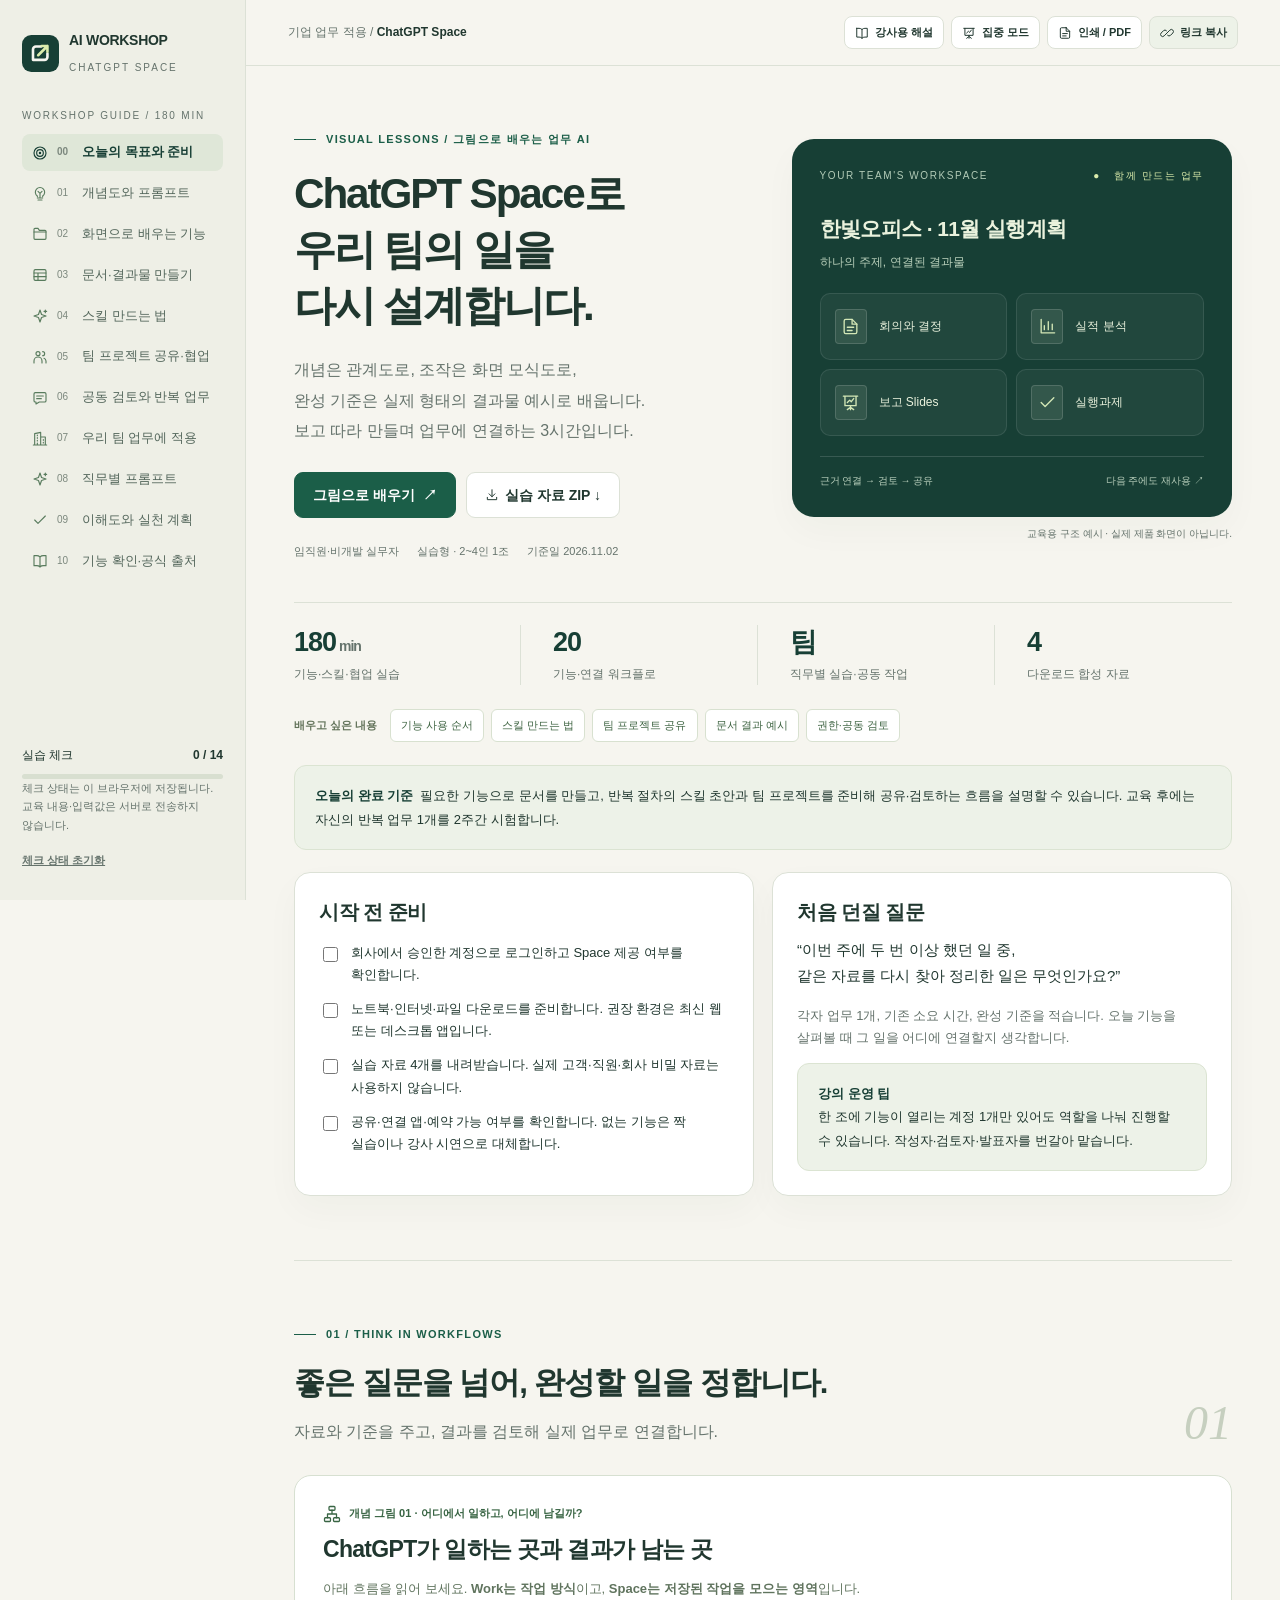
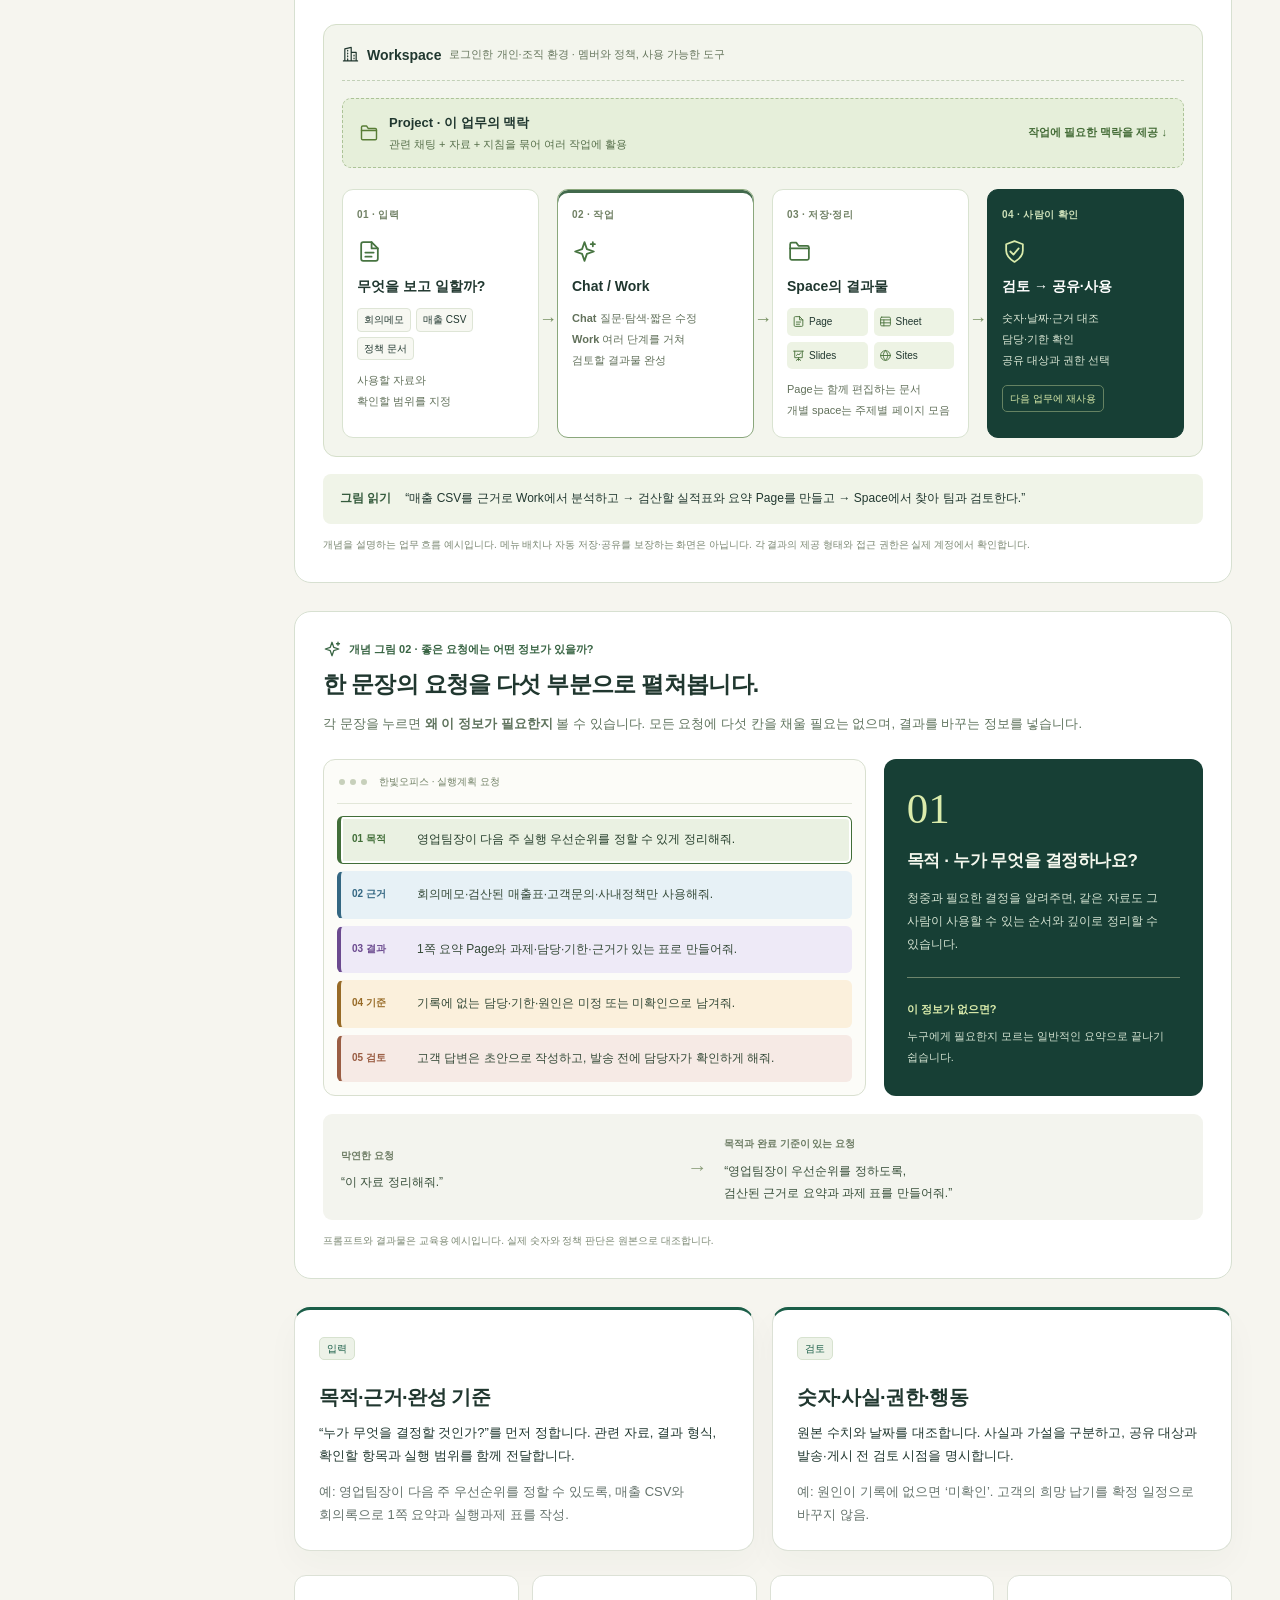
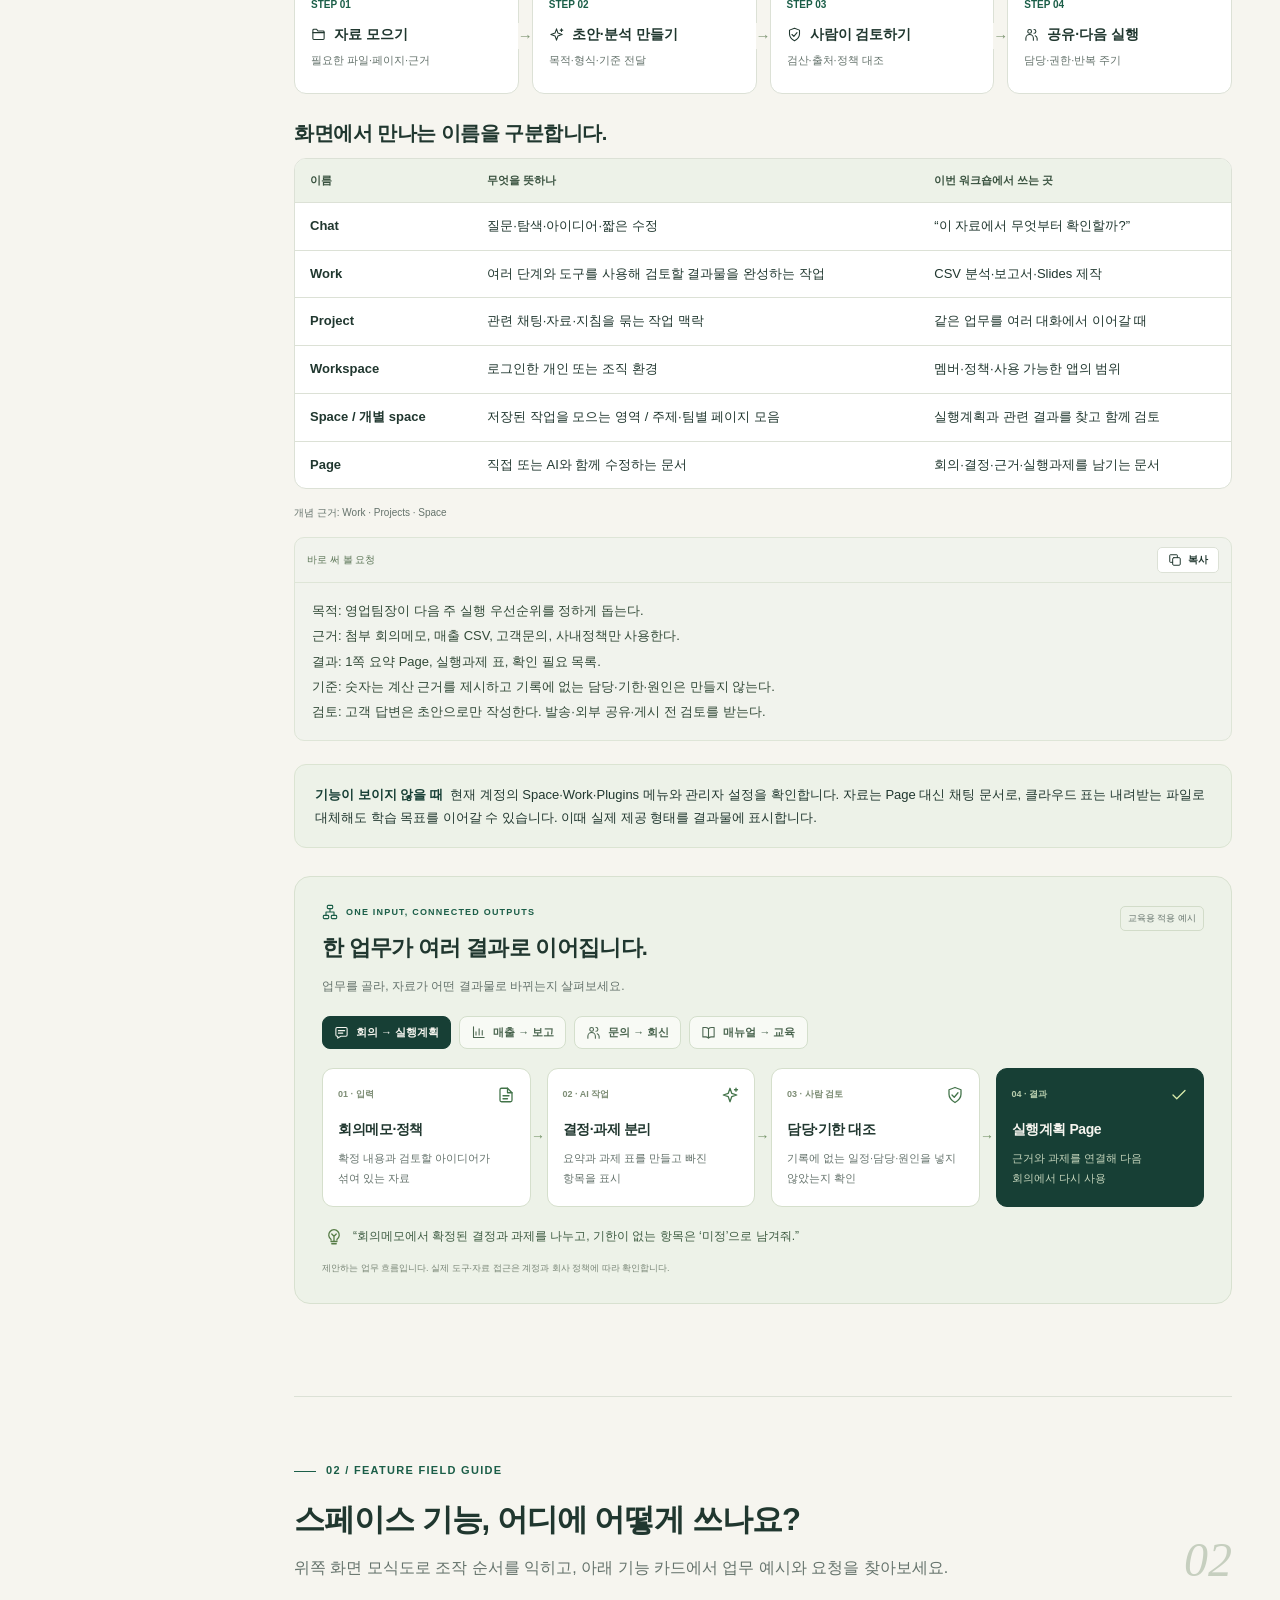
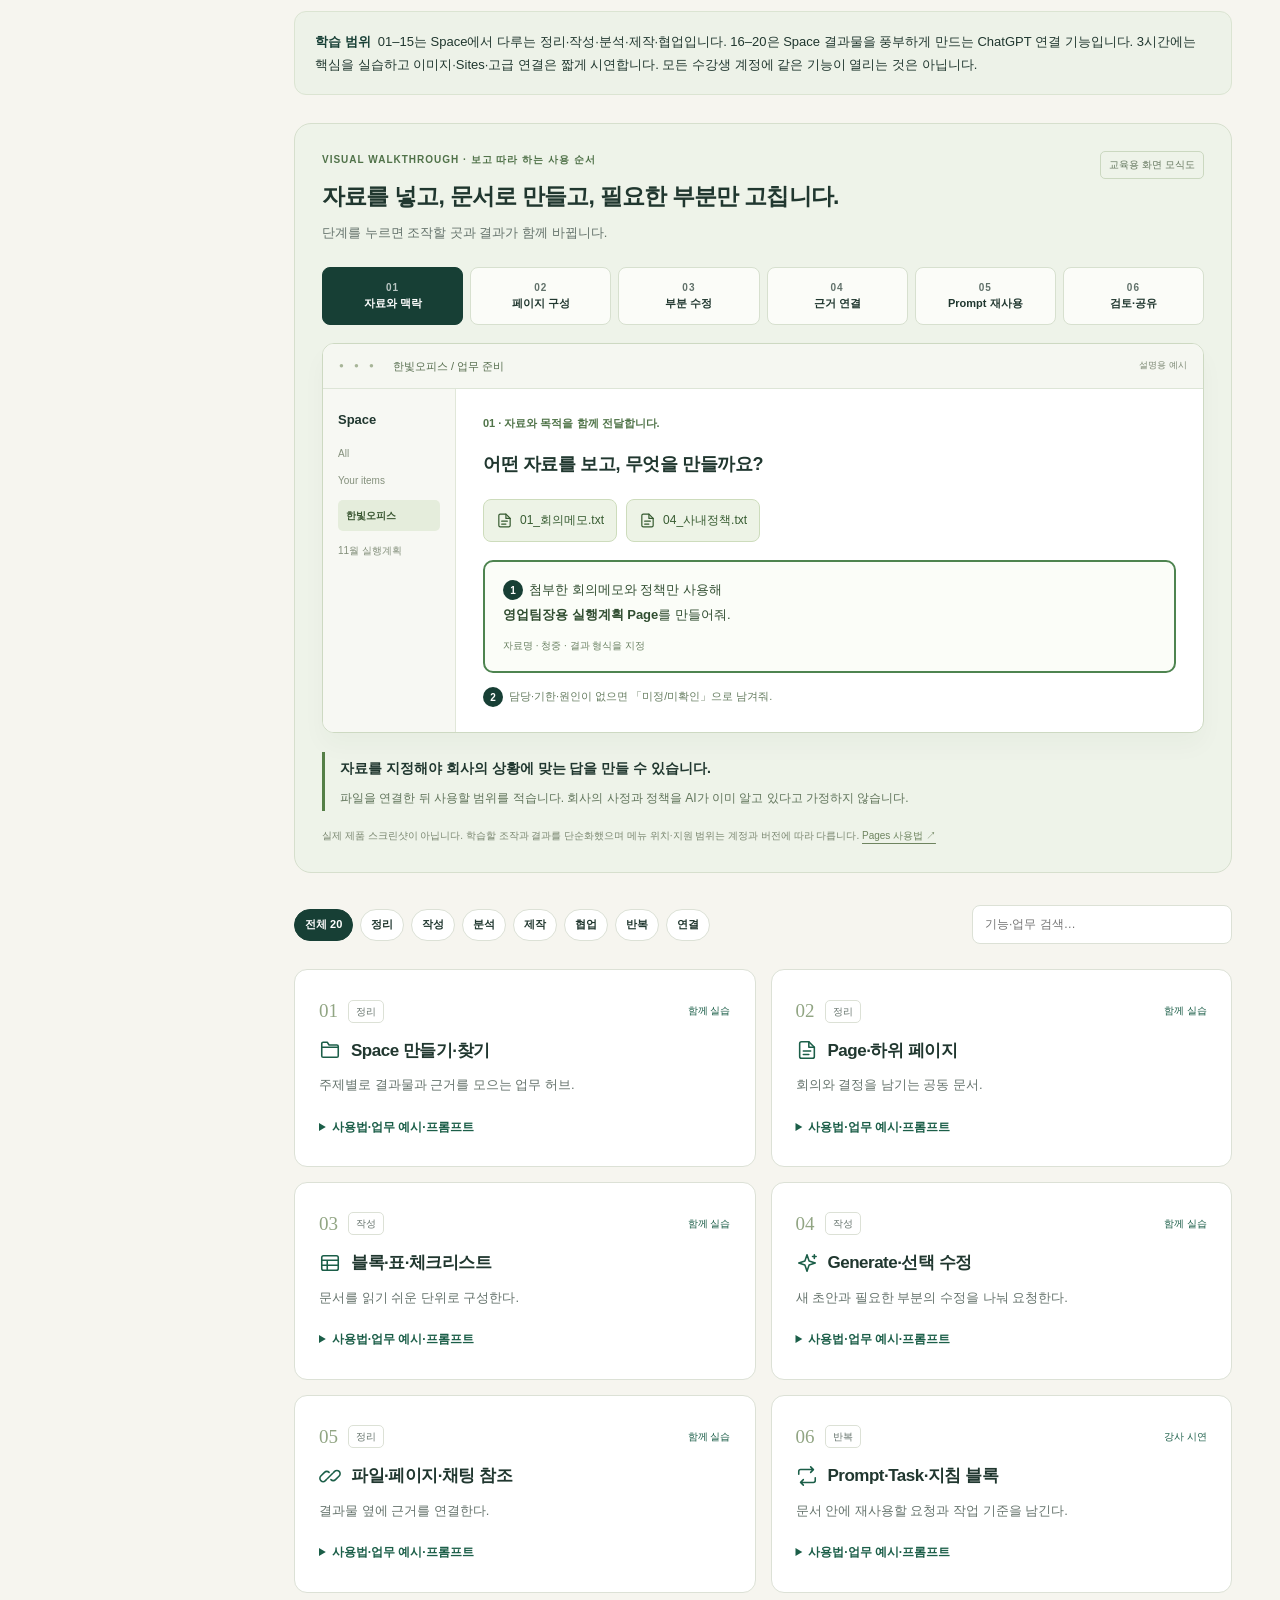
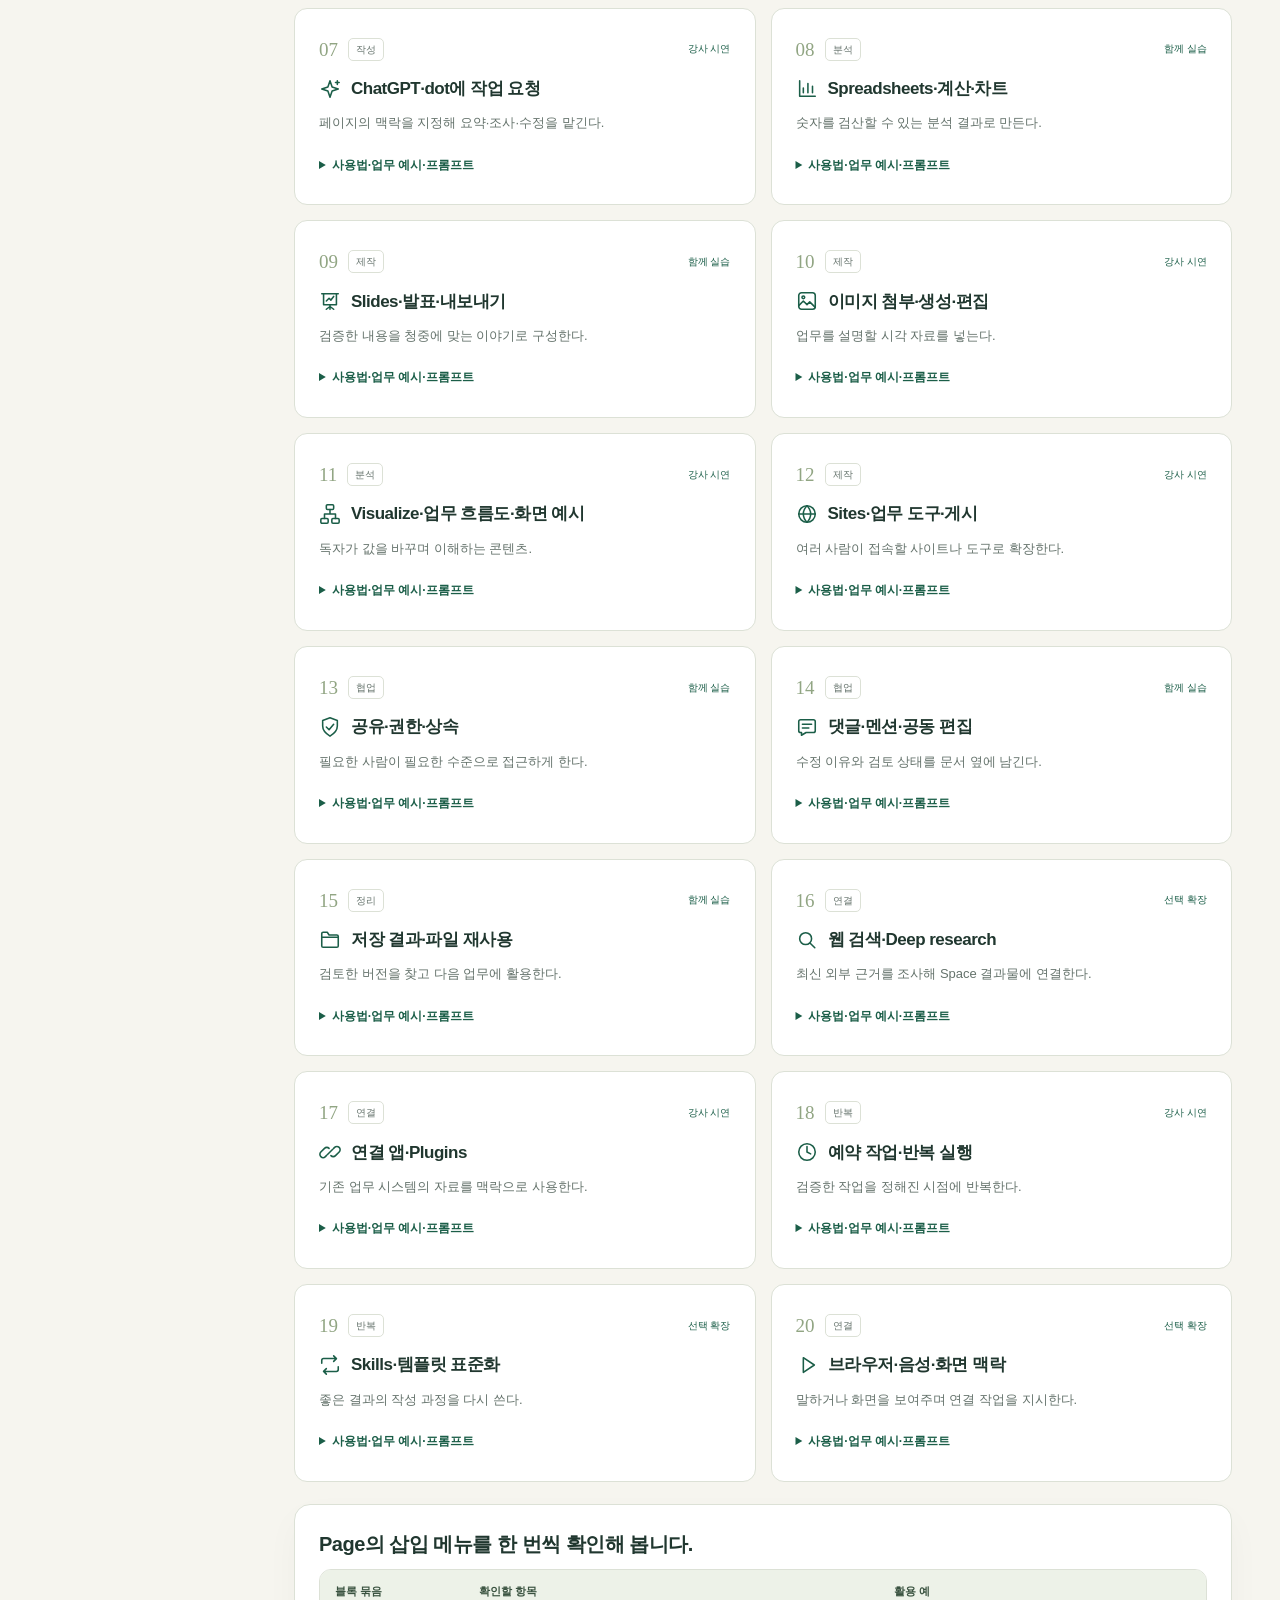
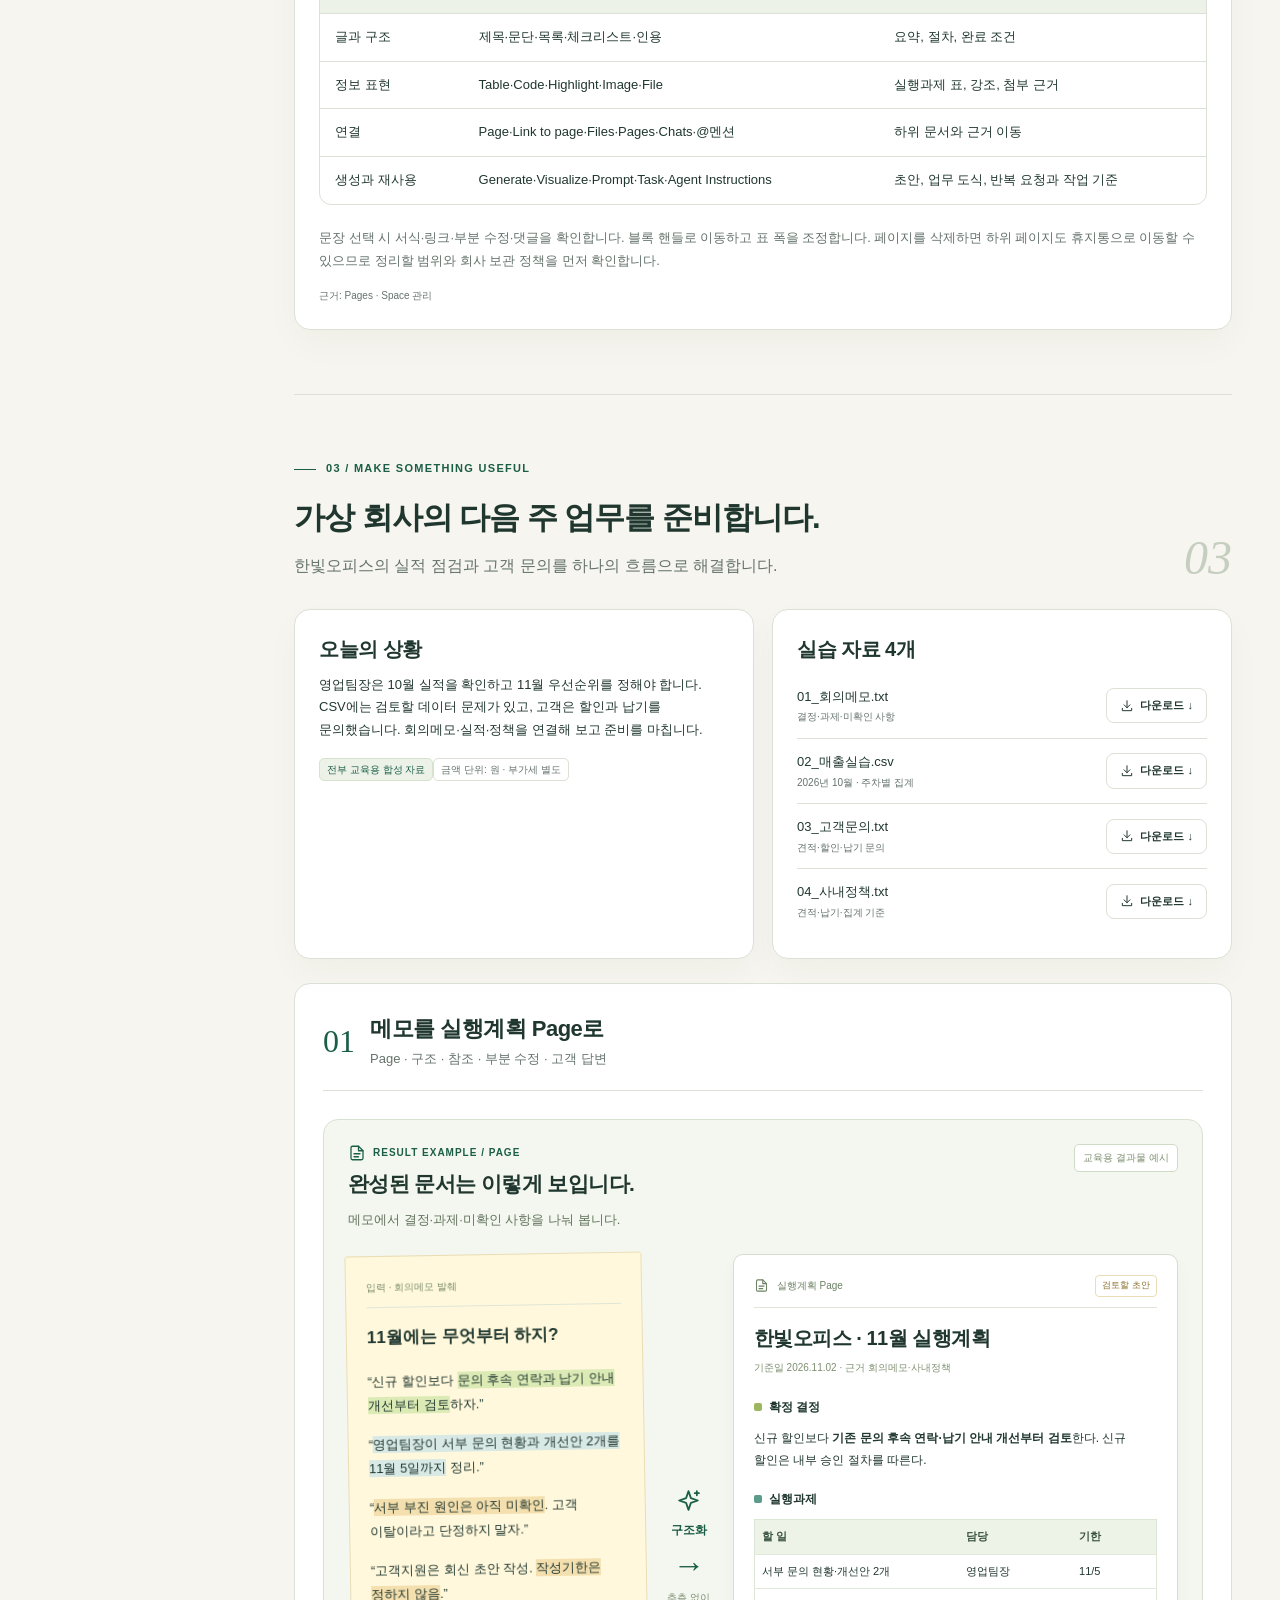
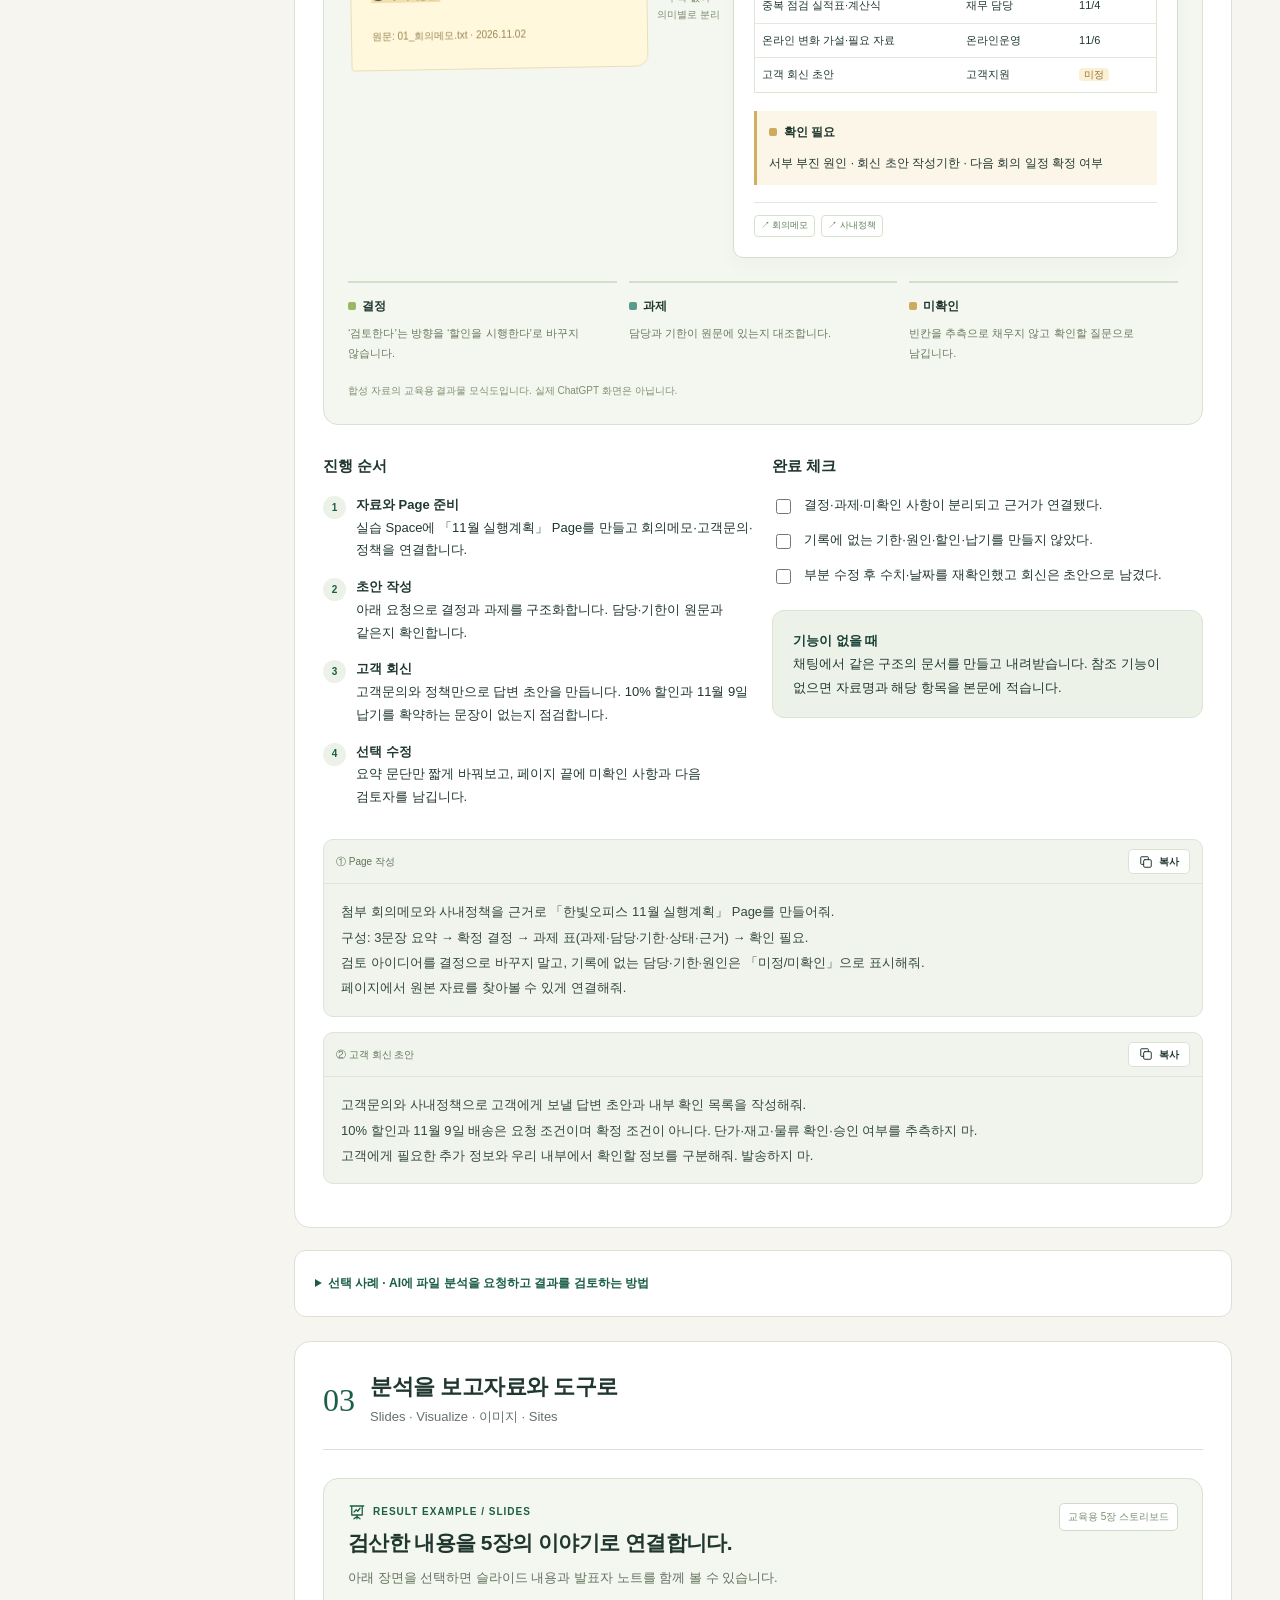
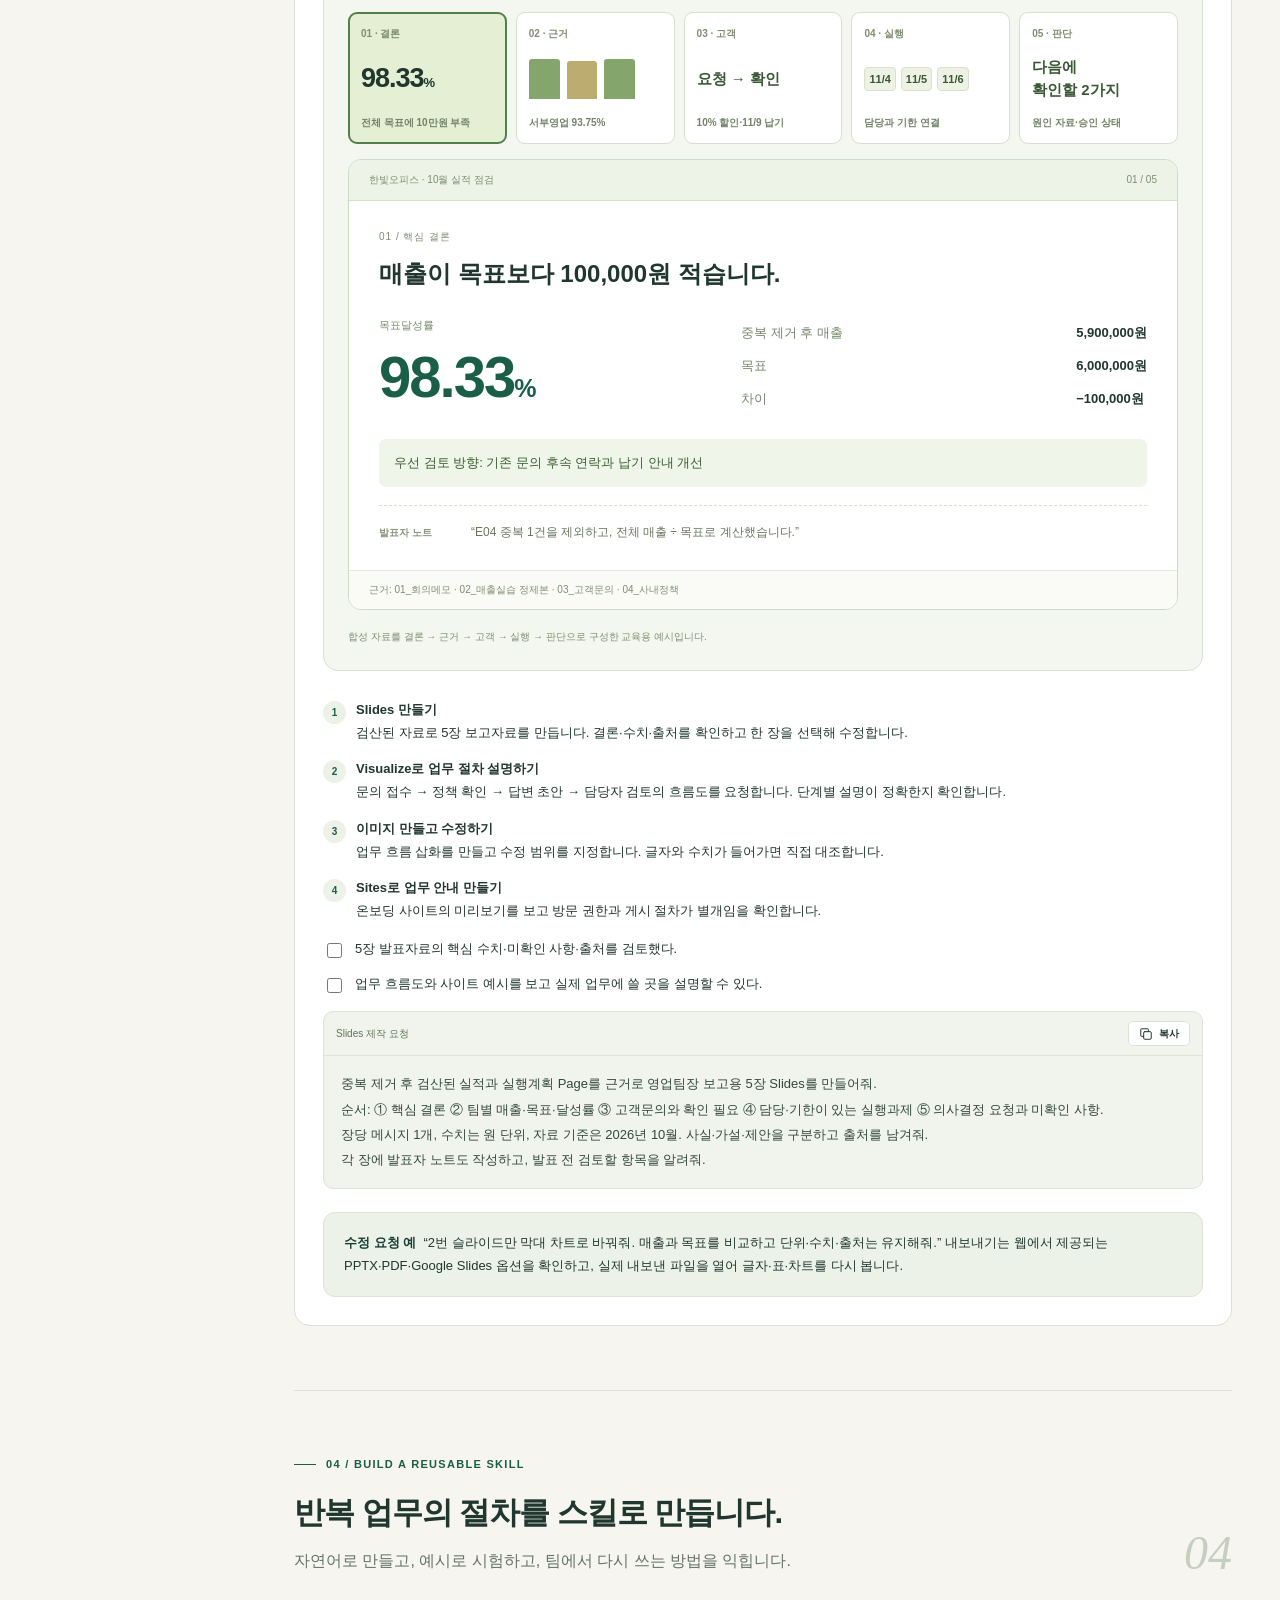
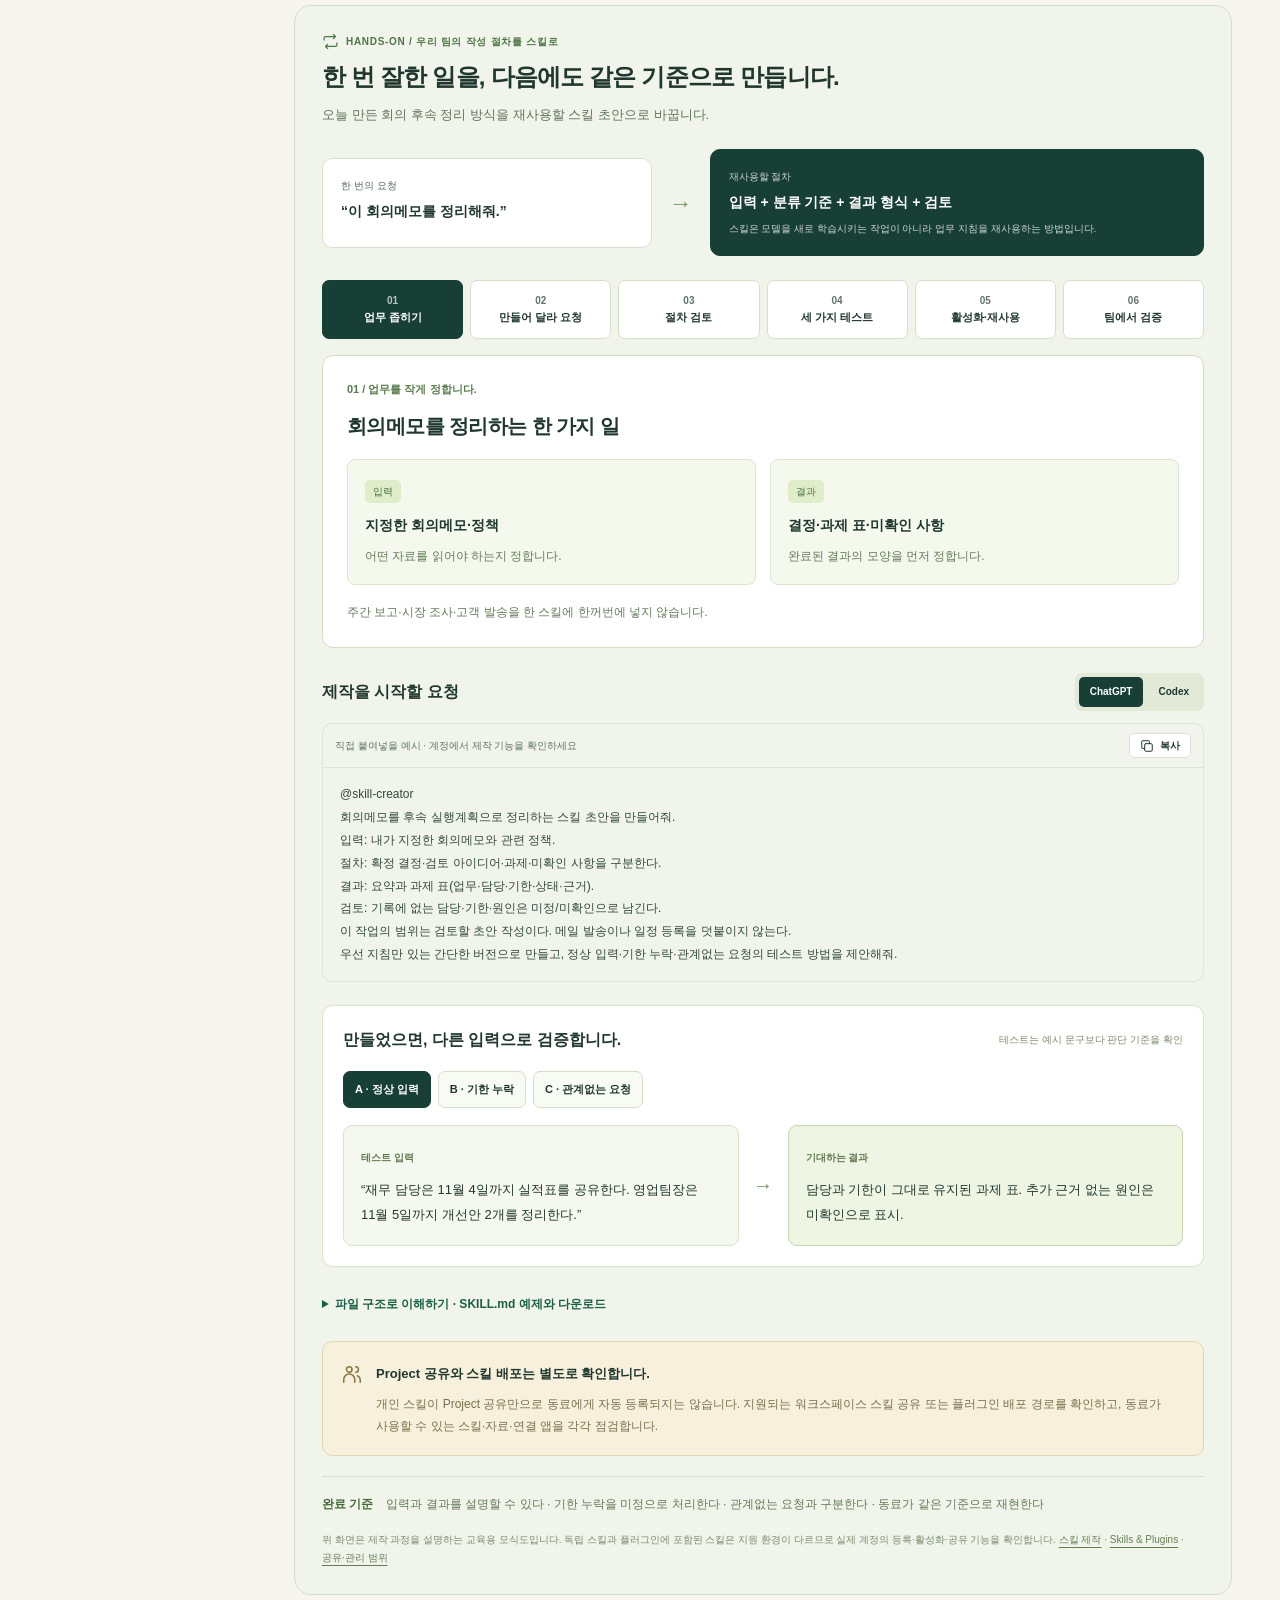
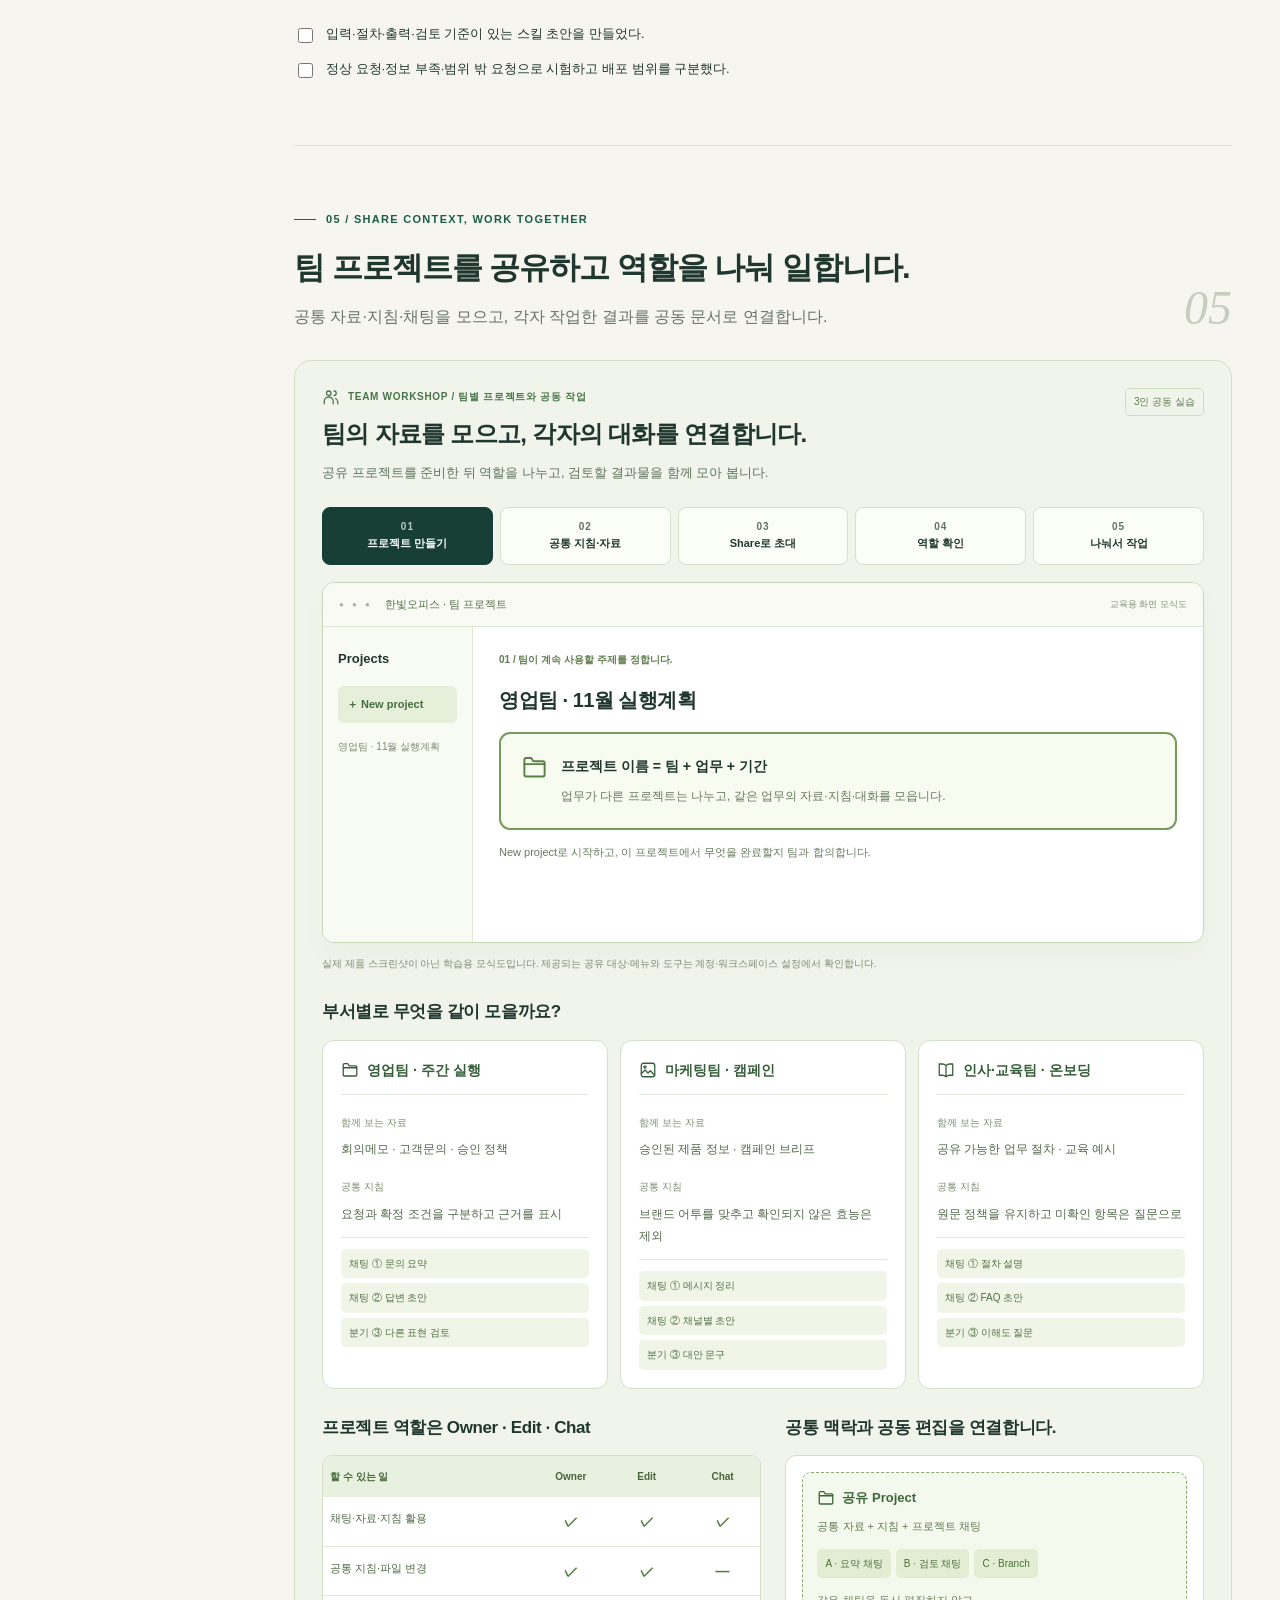
<file: index.html>
<!doctype html>
<html lang="ko">
<head>
<meta charset="utf-8">
<meta name="viewport" content="width=device-width,initial-scale=1">
<meta name="theme-color" content="#173f35">
<meta name="description" content="기업 방문 교육에 바로 사용하는 ChatGPT Space 3시간 실습 워크숍. 기능 안내, 합성 자료, 복사 프롬프트, 강사용 해설, 정답, 평가와 도입 계획을 포함합니다.">
<link rel="icon" type="image/svg+xml" href="assets/favicon.svg">
<link rel="icon" type="image/png" sizes="32x32" href="assets/favicon-32.png">
<link rel="shortcut icon" href="assets/favicon.ico">
<link rel="apple-touch-icon" sizes="180x180" href="assets/apple-touch-icon.png">
<link rel="manifest" href="site.webmanifest">
<link rel="canonical" href="https://scott0318.github.io/chatgpt-space-workshop/">
<meta name="robots" content="index,follow">
<meta property="og:type" content="website">
<meta property="og:locale" content="ko_KR">
<meta property="og:site_name" content="AI WORKSHOP">
<meta property="og:title" content="ChatGPT Space · 3시간 기업 실무 워크숍">
<meta property="og:description" content="페이지, 매출 분석, 발표자료, 협업과 반복 업무까지. 기능 사용, 스킬 제작, 팀 프로젝트 공유와 공동 작업을 한곳에서 배웁니다.">
<meta property="og:url" content="https://scott0318.github.io/chatgpt-space-workshop/">
<meta property="og:image" content="https://scott0318.github.io/chatgpt-space-workshop/assets/og-image.png">
<meta property="og:image:width" content="1200">
<meta property="og:image:height" content="630">
<meta name="twitter:card" content="summary_large_image">
<meta name="twitter:title" content="ChatGPT Space · 3시간 기업 실무 워크숍">
<meta name="twitter:image" content="https://scott0318.github.io/chatgpt-space-workshop/assets/og-image.png">
<title>ChatGPT Space · 3시간 기업 워크숍</title>
<style>
:root{--paper:#f6f5ef;--white:#fff;--ink:#20372f;--muted:#65736c;--green:#1b5e48;--dark:#173f35;--lime:#dbecac;--line:#dce1d6;--tint:#edf2e8;--yellow:#f8f0d8;--orange:#a45628;--shadow:0 14px 35px #233b2d08;--radius:16px}
*{box-sizing:border-box}html{scroll-behavior:smooth;scroll-padding-top:86px}body{margin:0;background:var(--paper);color:var(--ink);font-family:-apple-system,BlinkMacSystemFont,"Apple SD Gothic Neo","Malgun Gothic","Noto Sans KR",sans-serif;font-size:15px;line-height:1.75;word-break:keep-all;overflow-wrap:anywhere}button,input,select,textarea{font:inherit}button,a,input,select,textarea,summary{touch-action:manipulation}button{cursor:pointer}button:focus-visible,a:focus-visible,summary:focus-visible,input:focus-visible,select:focus-visible,textarea:focus-visible{outline:3px solid #719c37;outline-offset:4px}a{color:var(--green);text-underline-offset:4px}button{border:1px solid var(--line);background:var(--white);border-radius:8px;padding:7px 13px;color:var(--ink);font-size:13px;font-weight:650}button:hover{border-color:var(--green);background:var(--tint)}button.primary,.button.primary{background:var(--green);color:#fff;border-color:var(--green)}button.primary:hover,.button.primary:hover{background:var(--dark)}button[aria-pressed=true]{background:var(--dark);color:#fff;border-color:var(--dark)}.button{display:inline-flex;align-items:center;justify-content:center;gap:8px;padding:10px 18px;border:1px solid var(--line);border-radius:9px;background:#fff;text-decoration:none;font-size:14px;font-weight:650}.button:hover{background:var(--tint)}
.skip{position:fixed;left:20px;top:-100px;z-index:100;background:#fff;padding:10px}.skip:focus{top:10px}.sidebar{width:246px;position:fixed;inset:0 auto 0 0;padding:28px 22px;background:#eeefe6;border-right:1px solid var(--line);display:flex;flex-direction:column;z-index:40}.brand{display:flex;gap:10px;align-items:center;margin-bottom:28px}.brand-mark{width:35px;height:35px;border-radius:10px;background:var(--dark);color:var(--lime);display:grid;place-items:center;font-size:21px;font-weight:400}.brand b{display:block;font-size:14px;letter-spacing:-.3px}.brand small{font-size:10px;letter-spacing:2px;color:var(--muted)}.side-label{font-size:10px;letter-spacing:1.8px;color:var(--muted);margin-bottom:10px}.nav{display:flex;flex-direction:column;gap:4px}.nav a{display:flex;align-items:center;gap:12px;font-size:13px;padding:9px 10px;text-decoration:none;color:#53665b;border-radius:8px;line-height:1.45}.nav a span{font-size:10px;color:#7c887e;font-variant-numeric:tabular-nums}.nav a:hover,.nav a.active{background:#dfe7d8;color:var(--dark);font-weight:700}.side-bottom{margin-top:auto;padding-top:25px}.progress-title{font-size:12px;display:flex;justify-content:space-between;margin-bottom:8px}.progress-track{height:5px;background:#d8dfd0;border-radius:5px;overflow:hidden}.progress-track i{display:block;background:var(--green);width:0;height:100%;transition:width .3s}.side-bottom p{font-size:11px;color:var(--muted);line-height:1.7}.side-bottom button{background:transparent;border:0;padding:0;font-size:11px;color:var(--muted);text-decoration:underline}.main{margin-left:246px}.topbar{height:66px;position:sticky;top:0;background:#f6f5eff2;backdrop-filter:blur(10px);border-bottom:1px solid var(--line);display:flex;align-items:center;justify-content:space-between;padding:0 42px;z-index:30}.crumb{font-size:12px;color:var(--muted)}.crumb b{color:var(--ink);font-weight:600}.toolbar{display:flex;gap:7px;align-items:center}.toolbar button{font-size:11px;padding:6px 10px}.mobile-menu{display:none}.content{max-width:1260px;margin:auto;padding:0 48px 70px}.chapter{padding:64px 0;border-bottom:1px solid var(--line);scroll-margin-top:55px}.chapter:last-child{border-bottom:0}.eyebrow{display:flex;align-items:center;gap:10px;font-size:11px;letter-spacing:1.3px;font-weight:700;color:var(--green);margin-bottom:17px}.eyebrow:before{content:"";width:22px;height:1px;background:var(--green)}h1,h2,h3,h4,p{margin-top:0}h1{font-size:clamp(32px,3.3vw,49px);line-height:1.32;letter-spacing:-2.1px;margin-bottom:22px}h2{font-size:31px;line-height:1.4;letter-spacing:-1px;margin-bottom:12px}h3{font-size:20px;line-height:1.5;letter-spacing:-.5px;margin-bottom:10px}h4{font-size:15px;margin-bottom:7px}.lead{font-size:16px;color:var(--muted);line-height:1.9;max-width:690px}.muted{color:var(--muted)}.small{font-size:12px}.section-head{display:flex;align-items:end;justify-content:space-between;gap:25px;margin-bottom:27px}.section-head p{margin-bottom:0}.section-no{font-family:Georgia,serif;font-size:48px;color:#c6cfbf;font-style:italic;line-height:1}.hero-grid{display:grid;grid-template-columns:1.05fr 1fr;gap:35px;align-items:center}.hero-copy .lead{font-size:15px}.hero-actions{display:flex;gap:10px;margin-top:25px;flex-wrap:wrap}.hero-meta{display:flex;gap:18px;flex-wrap:wrap;font-size:11px;color:var(--muted);margin-top:24px}.space-map{background:var(--dark);border-radius:22px;padding:28px;color:#eaf2dd;min-height:350px;position:relative;overflow:hidden;box-shadow:var(--shadow)}.map-kicker{font-size:10px;letter-spacing:1.6px;color:#b2cbb7;display:flex;justify-content:space-between;margin-bottom:26px}.map-title{font-size:21px;font-weight:650;letter-spacing:-.6px;margin-bottom:20px}.map-title small{font-size:12px;color:#b8cfba;display:block;font-weight:400;letter-spacing:0}.map-grid{display:grid;grid-template-columns:repeat(2,1fr);gap:9px}.map-item{background:#ffffff0b;border:1px solid #ffffff19;border-radius:10px;padding:15px 14px;display:flex;align-items:center;gap:12px;font-size:12px}.map-icon{width:28px;height:32px;background:#d9e7ca19;border:1px solid #ffffff25;display:grid;place-items:center;border-radius:4px;font-size:13px;color:#d3e7b6}.map-footer{margin-top:20px;padding-top:15px;border-top:1px solid #ffffff24;display:flex;justify-content:space-between;color:#bad0bd;font-size:10px}.map-dot{color:var(--lime)}.caption{font-size:10px;color:var(--muted);text-align:right;margin-top:8px}.stat-grid{display:grid;grid-template-columns:repeat(4,1fr);margin-top:40px;border-top:1px solid var(--line);padding-top:22px;gap:10px}.stat{border-right:1px solid var(--line);padding-left:22px}.stat:first-child{padding-left:0}.stat:last-child{border:0}.stat strong{font-size:27px;font-weight:600;letter-spacing:-1px;line-height:1.3}.stat span{display:block;font-size:12px;color:var(--muted);margin-top:4px}.callout{background:var(--tint);border:1px solid #dbe4d2;border-radius:12px;padding:18px 20px;font-size:13px;margin-top:23px;line-height:1.8}.callout.amber{background:var(--yellow);border-color:#e9ddbd}.callout b{color:var(--dark)}.grid2{display:grid;grid-template-columns:1fr 1fr;gap:18px}.grid3{display:grid;grid-template-columns:repeat(3,1fr);gap:17px}.panel{background:#fff;border:1px solid var(--line);border-radius:var(--radius);padding:24px;box-shadow:var(--shadow)}.panel p:last-child{margin-bottom:0}.panel.topline{border-top:3px solid var(--green)}.panel .num{font-family:Georgia,serif;font-size:29px;color:#9caf92;display:block;margin-bottom:12px}.spacer{height:26px}.tag{display:inline-block;border:1px solid var(--line);border-radius:5px;padding:2px 7px;font-size:10px;color:var(--muted);line-height:1.7;white-space:nowrap}.tag.green{background:var(--tint);color:var(--green);border-color:#d7e2cf}.tag.amber{background:var(--yellow);border-color:#e9ddbd;color:#8b652d}.table-wrap{overflow-x:auto;border:1px solid var(--line);border-radius:12px;background:#fff}table{border-collapse:collapse;width:100%;font-size:13px;text-align:left}th{font-weight:650;background:var(--tint);color:#39523f;font-size:11px}td,th{padding:12px 15px;border-bottom:1px solid var(--line);vertical-align:top}tr:last-child td{border:0}td.num,th.num{text-align:right;font-variant-numeric:tabular-nums;white-space:nowrap}.schedule td:first-child{white-space:nowrap;font-size:12px;color:var(--green);font-variant-numeric:tabular-nums}.schedule .break td{background:#eeefe8;color:var(--muted)}.checklist{display:grid;gap:12px;margin:15px 0 0}.check{display:flex;gap:10px;align-items:start;font-size:13px;cursor:pointer;line-height:1.7}.check input{accent-color:var(--green);margin-top:5px;width:15px;height:15px;flex:0 0 15px}.check:has(input:checked){color:#73806f}.check:has(input:checked) .check-text{text-decoration:line-through}.instructor{display:none;background:#f8f0d8;border-left:3px solid #bd8a42;padding:18px 21px;margin:22px 0;font-size:13px;border-radius:0 10px 10px 0}.instructor h4{color:#805d28}.show-instructor .instructor{display:block}.instructor p:last-child{margin-bottom:0}.flow{display:grid;grid-template-columns:repeat(4,1fr);gap:13px;margin:24px 0}.flow-item{padding:20px 16px;border:1px solid var(--line);border-radius:12px;background:#fff;position:relative}.flow-item:not(:last-child):after{content:"→";position:absolute;right:-13px;top:40%;z-index:1;color:#819877;background:var(--paper);width:13px;text-align:center}.flow-item b{display:block;font-size:14px}.flow-item span{font-size:11px;color:var(--muted)}.flow-item .step-no{font-size:10px;font-weight:700;color:var(--green);margin-bottom:8px;display:block}.source-link{font-size:10px;color:var(--muted);line-height:1.8;margin-top:15px}.source-link a{text-decoration:none;color:var(--muted)}.source-link a:hover{text-decoration:underline;color:var(--green)}
.filters{display:flex;align-items:center;gap:7px;flex-wrap:wrap;margin:20px 0 25px}.filters button{font-size:11px;padding:5px 10px;border-radius:20px}.search{margin-left:auto;position:relative;min-width:190px;flex:1;max-width:260px}.search input{width:100%;padding:8px 12px;border:1px solid var(--line);border-radius:8px;background:#fff;font-size:12px}.feature-grid{display:grid;grid-template-columns:1fr 1fr;gap:15px}.feature{background:#fff;border:1px solid var(--line);border-radius:13px;padding:22px;align-self:start}.feature-head{display:flex;gap:8px;align-items:center;margin-bottom:13px}.feature-no{font-family:Georgia,serif;font-size:19px;color:#91a583;margin-right:2px}.depth{font-size:10px;color:var(--green);margin-left:auto}.feature h3{font-size:17px}.feature .intro{font-size:12px;color:var(--muted);margin-bottom:16px}.feature details{font-size:12px}.feature details ol{padding-left:20px;margin:15px 0}.feature details p{margin-bottom:11px}.feature details .note{padding:12px;background:#f5f5ef;border-radius:6px}.feature[hidden]{display:none}summary{cursor:pointer;font-size:12px;color:var(--green);font-weight:650;padding:4px 0}details[open]>summary{margin-bottom:12px}summary:hover{color:#123b2b}.promptbox{background:#f1f3ed;border:1px solid #dee5d7;border-radius:10px;overflow:hidden;margin-top:15px;margin-bottom:15px}.prompt-top{display:flex;justify-content:space-between;align-items:center;border-bottom:1px solid #dee5d7;padding:9px 12px;font-size:10px;color:#5c7657}.prompt-top button{padding:3px 10px;border-radius:5px;font-size:10px;background:#fff}.promptbox pre{white-space:pre-wrap;word-break:keep-all;overflow-wrap:anywhere;font-family:inherit;font-size:12px;line-height:1.95;margin:0;padding:15px 17px;color:#324a38}.empty{padding:25px;text-align:center;color:var(--muted);grid-column:1/-1}.lab{padding:28px;border:1px solid var(--line);border-radius:16px;background:#fff;margin-top:24px}.lab-title{display:flex;align-items:center;gap:15px;border-bottom:1px solid var(--line);padding-bottom:20px;margin-bottom:23px}.lab-badge{font-family:Georgia,serif;color:var(--green);font-size:32px;line-height:1}.lab-title h3{font-size:22px;margin:0}.lab-title p{font-size:11px;margin:3px 0 0;color:var(--muted)}.lab-title .tag{margin-left:auto}.steps{counter-reset:steps;padding:0;list-style:none;display:grid;gap:14px}.steps li{counter-increment:steps;position:relative;padding-left:33px;font-size:13px}.steps li:before{content:counter(steps);position:absolute;left:0;top:2px;width:23px;height:23px;display:grid;place-items:center;border-radius:50%;background:var(--tint);color:var(--green);font-size:10px;font-weight:700}.steps b{font-weight:650}.lab p{font-size:13px}.file-row{display:flex;gap:10px;align-items:center;justify-content:space-between;padding:12px 0;border-bottom:1px solid var(--line);font-size:13px}.file-row:last-child{border:0}.file-row small{display:block;color:var(--muted);font-size:10px}.file-row button{font-size:11px;white-space:nowrap}.answer-stat{display:grid;grid-template-columns:1fr 1fr;gap:12px;margin:15px 0}.answer-stat div{border:1px solid #e3d2ad;border-radius:8px;padding:15px}.answer-stat strong{font-size:24px;display:block}.answer-stat span{font-size:11px}.calc-grid{display:grid;grid-template-columns:1fr 1fr;gap:14px}.field label{font-size:11px;color:var(--muted);display:block;margin-bottom:6px}.field input,.field select,.field textarea{width:100%;border:1px solid #d2dccb;background:#fff;border-radius:8px;padding:10px 12px;color:var(--ink);font-size:13px}.field textarea{resize:vertical;min-height:90px}.field.full{grid-column:1/-1}.calc-result{padding:20px;background:var(--dark);color:#fff;border-radius:10px;margin-top:15px;display:flex;align-items:center;justify-content:space-between;gap:10px}.calc-result output{font-size:32px;letter-spacing:-1px;font-variant-numeric:tabular-nums}.calc-result small{display:block;color:#bfccbc;font-size:10px}.mini-chart{margin-top:22px;display:grid;gap:12px}.bar-row{display:grid;grid-template-columns:64px 1fr 58px;gap:12px;font-size:11px;align-items:center}.bar-track{background:#e6ebde;height:15px;border-radius:3px;overflow:hidden}.bar-track i{display:block;background:#467654;height:100%;width:var(--w)}.bar-row:nth-child(2) i{background:#b9a66c}.bar-row b{text-align:right;font-weight:600}.caption.left{text-align:left}.rubric{margin-top:18px}.rubric strong{font-size:12px}.criteria-grid{display:grid;grid-template-columns:repeat(5,1fr);gap:8px}.criterion{border:1px solid var(--line);padding:14px 10px;border-radius:8px;background:#fff}.criterion b{font-size:13px;display:block;margin-bottom:8px}.criterion span{font-size:10px;color:var(--muted)}.dept-tabs{display:flex;gap:8px;flex-wrap:wrap;margin:20px 0}.dept-tabs button{font-size:11px}.prompt-library{display:grid;grid-template-columns:1fr 1fr;gap:15px}.library-card{background:#fff;padding:22px;border:1px solid var(--line);border-radius:12px}.library-card h3{font-size:17px;margin-bottom:5px}.library-card>.tag{margin-bottom:5px}.library-card[hidden]{display:none}.builder{margin-top:28px}.builder-grid{display:grid;grid-template-columns:1fr 1fr;gap:15px}.builder-output textarea{width:100%;min-height:170px;background:#eff3e8;border:1px solid #d8e1cc;border-radius:10px;padding:18px;font-size:13px;line-height:1.9;color:var(--ink);margin-top:15px;resize:vertical}.quiz-grid{display:grid;grid-template-columns:1fr 1fr;gap:15px;margin-top:25px}.question{padding:23px;background:#fff;border:1px solid var(--line);border-radius:12px}.question legend{font-size:14px;font-weight:650;margin-bottom:15px;line-height:1.7;float:left;width:100%}.question fieldset{border:0;padding:0;margin:0;min-width:0}.question fieldset:after{content:"";display:block;clear:both}.quiz-options{display:grid;gap:9px;clear:both}.quiz-options label{display:flex;gap:10px;font-size:12px;align-items:start;cursor:pointer}.quiz-options input{accent-color:var(--green);margin-top:5px}.quiz-feedback{font-size:11px;margin:14px 0 0;padding:12px;border-radius:7px;background:var(--tint);display:none}.question.wrong .quiz-feedback{background:var(--yellow)}.question.done .quiz-feedback{display:block}.quiz-result{margin-top:20px;padding:20px;background:var(--dark);color:#fff;border-radius:10px;font-size:15px}.quiz-actions{display:flex;gap:10px;margin-top:20px;align-items:center;flex-wrap:wrap}.plan-grid{display:grid;grid-template-columns:repeat(4,1fr);gap:13px}.plan-week{padding:22px 17px;border:1px solid var(--line);border-radius:12px;background:#fff}.plan-week span{font-size:10px;letter-spacing:1.2px;color:var(--green);font-weight:700}.plan-week h3{font-size:17px;margin:10px 0}.plan-week p{font-size:12px;color:var(--muted);margin:0}.source-list{display:grid;grid-template-columns:1fr 1fr;list-style:none;padding:0;gap:8px 20px;margin:22px 0}.source-list li{font-size:12px;padding:7px 0;border-bottom:1px solid var(--line)}.source-list a{text-decoration:none}.footer{font-size:10px;color:var(--muted);display:flex;gap:15px;justify-content:space-between;padding-top:35px}.toast{position:fixed;bottom:24px;left:calc(50% + 120px);transform:translateX(-50%) translateY(20px);background:var(--dark);color:#fff;font-size:12px;border-radius:9px;padding:10px 20px;opacity:0;pointer-events:none;transition:.2s;z-index:80;box-shadow:0 5px 25px #0002}.toast.show{opacity:1;transform:translateX(-50%) translateY(0)}.focus-mode .sidebar{display:none}.focus-mode .main{margin:0}.focus-mode .content{max-width:1320px;padding-left:65px;padding-right:65px}.focus-mode .toast{left:50%}.focus-mode .topbar{padding:0 65px}.focus-mode .content p,.focus-mode .content li{font-size:1.04em}code{background:#e8eddf;padding:2px 5px;border-radius:4px;font-size:.9em}hr{border:0;border-top:1px solid var(--line);margin:23px 0}.no-margin{margin:0}.mt{margin-top:22px}.print-note{display:none}
.hero-grid>*,.grid2>*,.grid3>*,.feature-grid>*,.prompt-library>*,.builder-grid>*,.quiz-grid>*,.flow>*,.calc-grid>*{min-width:0}.table-wrap{max-width:100%}
@media(min-width:1650px){.content{padding:0 60px 70px}.chapter{padding:75px 0}}
@media(max-width:1160px){.sidebar{width:218px;padding:25px 16px}.main{margin-left:218px}.content{padding:0 30px 60px}.topbar{padding:0 30px}.hero-grid{gap:22px}.space-map{padding:23px}.map-item{padding:12px 10px;gap:8px}.hero-copy .lead{font-size:13px}.criteria-grid{grid-template-columns:repeat(3,1fr)}.grid3{gap:12px}.panel{padding:20px}.toast{left:calc(50% + 109px)}}
@media(max-width:900px){.sidebar{width:205px}.main{margin-left:205px}.content{padding:0 24px 50px}.topbar{padding:0 24px}.hero-grid{grid-template-columns:1fr}.hero-copy .lead{font-size:15px}.space-map{min-height:0}.map-grid{grid-template-columns:repeat(4,1fr)}.map-item{flex-direction:column;align-items:start}.hero-grid>div:last-child{max-width:none}.map-kicker{margin-bottom:15px}.map-title{margin-bottom:16px}.feature-grid,.grid3{grid-template-columns:1fr}.grid3 .panel{padding:20px}.flow{grid-template-columns:1fr 1fr}.flow-item:nth-child(2):after{display:none}.grid2{gap:14px}.plan-grid{grid-template-columns:1fr 1fr}.toolbar button{font-size:10px;padding:5px 8px}.crumb{font-size:10px}.stat{padding-left:12px}.stat strong{font-size:24px}.search{max-width:none;min-width:100%;margin-top:5px}.quiz-grid{grid-template-columns:1fr}.chapter{padding:48px 0}h2{font-size:27px}.prompt-library{grid-template-columns:1fr}.focus-mode .content{padding-left:35px;padding-right:35px}.focus-mode .topbar{padding:0 35px}}
@media(max-width:680px){.sidebar{transform:translateX(-100%);transition:transform .2s;width:244px;padding:24px 20px}.menu-open .sidebar{transform:translateX(0);box-shadow:10px 0 40px #0002}.main{margin:0}.topbar{height:59px;padding:0 16px;gap:10px}.mobile-menu{display:inline-block;font-size:14px;padding:4px 8px}.crumb{display:none}.toolbar{margin-left:auto;gap:5px}.toolbar button{font-size:10px}.content{padding:0 20px 40px}.chapter{padding:40px 0}.hero-grid{gap:25px}h1{font-size:35px;letter-spacing:-1.6px}h2{font-size:25px}h3{font-size:18px}.lead{font-size:14px}.grid2,.builder-grid,.calc-grid{grid-template-columns:1fr}.field.full{grid-column:auto}.stat-grid{grid-template-columns:repeat(4,1fr);margin-top:26px;gap:5px}.stat{padding-left:9px}.stat strong{font-size:22px}.stat span{font-size:9px}.map-grid{grid-template-columns:1fr 1fr}.map-item{flex-direction:row;align-items:center}.space-map{padding:24px}.section-head{gap:15px}.section-no{font-size:36px}.flow{gap:10px}.flow-item{padding:16px 13px}.feature,.panel,.lab{padding:20px}.feature-head{gap:7px}.lab-title{gap:11px;flex-wrap:wrap}.lab-title h3{font-size:19px}.lab-title .tag{font-size:9px}.lab-badge{font-size:28px}.criteria-grid{grid-template-columns:1fr 1fr}.source-list{grid-template-columns:1fr}.footer{flex-direction:column;gap:5px}.toast,.focus-mode .toast{left:50%;max-width:90%;width:max-content}.focus-mode .content{padding:0 20px 40px}.focus-mode .topbar{padding:0 16px}.source-link{font-size:10px}td,th{padding:10px 12px}table{font-size:12px;min-width:440px}.table-wrap.schedule table{min-width:520px}.plan-grid{gap:10px}.plan-week{padding:18px 14px}}
@media(prefers-reduced-motion:reduce){*{scroll-behavior:auto!important;transition:none!important}}
@media print{@page{size:A4;margin:16mm}html,body{background:white;font-size:10pt;color:#1b2920}html{scroll-padding:0}body{word-break:normal}.sidebar,.topbar,.hero-actions,.filters,.dept-tabs,.quiz-actions,.toast,.copy,.file-row button,.no-print,.builder,.side-bottom{display:none!important}.main{margin:0!important}.content,.focus-mode .content{max-width:none;padding:0}.chapter{padding:22px 0;break-before:page;scroll-margin:0}.chapter:first-child{break-before:auto}.hero-grid{grid-template-columns:1fr 1fr;gap:20px}h1{font-size:27pt}h2{font-size:22pt}h3{font-size:14pt}.space-map{background:#eef3e8!important;color:#1b3327;min-height:0;padding:20px;border:1px solid #c4d1b7}.map-kicker,.map-title small,.map-footer{color:#456344}.map-grid{grid-template-columns:1fr 1fr}.map-item{border:1px solid #bbcbb0;background:#fff}.map-icon{background:#e2ebd4;color:#31532c}.panel,.feature,.lab,.question,.library-card{box-shadow:none;break-inside:avoid;padding:16px}.grid2,.feature-grid,.quiz-grid,.prompt-library{gap:12px}.grid3{gap:10px}.feature{display:block!important}.feature details>summary{display:none}details:not([open])>:not(summary){display:block}.feature details{display:block}.instructor{display:none!important}.show-instructor .instructor{display:block!important}.feature-grid{grid-template-columns:1fr 1fr}.promptbox pre{font-size:9pt;line-height:1.65}.prompt-top{padding:6px 10px}.prompt-top span{font-size:8pt}.feature details,.feature .intro,.lab p{font-size:9pt}.source-link{font-size:7pt}.source-link a{color:#40503e}a{color:inherit}.stat-grid{margin-top:22px}button{display:none}.print-note{display:block;font-size:9pt;color:#4c6344;margin-top:16px}.checklist{gap:6px}.check{font-size:9pt}.calc-result{background:#e7eddf!important;color:#183728}.calc-result small{color:#486045}.calc-grid{grid-template-columns:1fr 1fr}.calc-result output{font-size:23pt}.question legend{font-size:10pt}.quiz-options label{font-size:9pt}.source-list{font-size:9pt}.caption{font-size:7pt}.callout{padding:14px}.feature[hidden],.library-card[hidden]{display:block!important}.footer{font-size:8pt}.source-list{grid-template-columns:1fr 1fr}.depth{font-size:8pt}input,select,textarea{border:1px solid #aab8a1}.panel,.lab{margin-top:14px}.lab-title{padding-bottom:12px;margin-bottom:15px}.criteria-grid{grid-template-columns:repeat(5,1fr)}}

/* Public edition: original icons, diagrams and data graphics. */
.icon{width:20px;height:20px;display:inline-block;vertical-align:middle;flex:none;color:currentColor}.icon.small{width:15px;height:15px}.icon.large{width:25px;height:25px}.brand-mark{background:transparent;width:37px;height:37px}.brand-mark img{display:block;width:100%;height:100%}.map-icon{width:32px;height:35px}.map-icon .icon{width:19px;height:19px}.nav a{gap:9px}.nav .nav-icon{width:16px;height:16px;color:#587b5d}.nav a.active .nav-icon{color:var(--dark)}.nav a>span{min-width:16px}.feature h3{display:flex;gap:10px;align-items:center}.feature h3 .icon{width:22px;height:22px;color:var(--green)}.feature-head{margin-bottom:10px}.feature .intro,.feature details,.promptbox pre{font-size:13px}.source-link,.feature details .source-link{font-size:10px}.flow-item b{display:flex;align-items:center;gap:8px}.with-icon{display:inline-flex;align-items:center;justify-content:center;gap:6px}.with-icon:before{content:"";width:14px;height:14px;background:currentColor;mask-image:var(--button-icon);mask-repeat:no-repeat;mask-position:center;mask-size:contain;flex:none}.toolbar .share-button{background:var(--tint)}.toolbar button{min-height:31px}.feature summary{line-height:1.8}.graphic-label{font-size:10px;letter-spacing:1.1px;color:var(--green);font-weight:700;display:flex;gap:7px;align-items:center}.visual-chart{border:1px solid var(--line);background:#fafbf6;border-radius:14px;padding:23px;margin-top:25px}.chart-heading{display:flex;justify-content:space-between;gap:15px;align-items:center;margin-bottom:15px}.chart-heading h4{font-size:19px;letter-spacing:-.5px;margin:0}.chart-heading p{font-size:11px;color:var(--muted);margin:4px 0 0}.chart-tabs{display:flex;gap:4px;padding:4px;background:#e9eee3;border-radius:9px}.chart-tabs button{font-size:11px;padding:5px 10px;background:transparent;border-color:transparent;border-radius:6px;white-space:nowrap}.chart-tabs button[aria-pressed=true]{background:var(--dark);color:#fff}.chart-layout{display:grid;grid-template-columns:1.65fr 1fr;gap:30px;align-items:center}.sales-chart{display:block;width:100%;height:auto;overflow:visible}.chart-key{display:flex;gap:18px;font-size:11px;color:var(--muted);align-items:center;margin:0 0 12px}.chart-key span{display:inline-flex;align-items:center;gap:6px}.chart-key i{display:block;width:12px;height:12px;border-radius:3px;background:#397858}.chart-key .target i{background:#c7d5b7}.chart-summary{border-left:1px solid var(--line);padding-left:25px}.chart-summary .chart-number{font-size:38px;font-weight:650;line-height:1.3;letter-spacing:-1.5px;color:var(--green);font-variant-numeric:tabular-nums}.chart-summary .summary-label{font-size:11px;color:var(--muted)}.chart-summary p{font-size:12px;margin:12px 0}.chart-summary dl{display:grid;grid-template-columns:1fr auto;gap:7px;font-size:12px;margin:15px 0 0}.chart-summary dt{color:var(--muted)}.chart-summary dd{margin:0;font-variant-numeric:tabular-nums}.chart-message{border-top:1px solid var(--line);margin-top:18px;padding-top:14px;font-size:12px;color:#52674e;line-height:1.8}.chart-screenreader{position:absolute;width:1px;height:1px;overflow:hidden;clip-path:inset(50%)}.graphic-legend{display:flex;gap:16px;align-items:center;font-size:11px;color:var(--muted);margin-top:15px}.public-links{display:flex;align-items:center;gap:14px;flex-wrap:wrap;margin-top:25px}.public-links a{display:inline-flex;align-items:center;gap:6px;font-size:12px;text-decoration:none}.footer{line-height:1.8}.stat strong{color:var(--dark)}.map-title small{margin-top:4px}.hero-meta{line-height:1.8}.v-diagram,.visual-chart{scroll-margin-top:90px}
@media(min-width:1100px){.hero-copy .lead{font-size:16px;line-height:1.9}.content{max-width:1330px}.feature .intro{line-height:1.8}.feature{padding:24px}.panel p.small{font-size:13px}}
@media(max-width:1000px){.chart-layout{grid-template-columns:1fr;gap:18px}.chart-summary{border-left:0;border-top:1px solid var(--line);padding-left:0;padding-top:17px;display:grid;grid-template-columns:1fr 1fr;gap:0 20px}.chart-summary>p{grid-column:2;grid-row:1/3;align-self:center}.chart-summary dl{grid-column:1/-1}.chart-heading{align-items:start;flex-direction:column;gap:12px}.feature{padding:21px}}
@media(max-width:680px){.toolbar{gap:4px}.toolbar button{padding:5px 7px;font-size:10px;min-height:32px}.toolbar .with-icon{gap:4px}.toolbar .with-icon:before{width:12px;height:12px}.toolbar .share-button{font-size:0;width:32px;gap:0}.toolbar .share-button:before{width:15px;height:15px}.content{padding-left:18px;padding-right:18px}.visual-chart{padding:18px 14px}.chart-heading h4{font-size:18px}.chart-summary .chart-number{font-size:32px}.chart-summary{gap:0 13px}.chart-summary>p{font-size:11px}.feature h3{font-size:17px;gap:9px}.feature h3 .icon{width:20px;height:20px}.hero-meta{gap:11px}.with-icon:before{width:13px;height:13px}.hero-actions .button{padding:10px 13px}.chart-tabs{width:100%}.chart-tabs button{flex:1;padding:5px 8px;font-size:10px}.graphic-label{font-size:9px}}
@media print{.icon{width:15px;height:15px}.chart-heading{flex-direction:row}.chart-tabs{display:none}.chart-layout{grid-template-columns:1.5fr 1fr}.chart-summary{border-top:0;border-left:1px solid var(--line);padding-top:0;padding-left:15px;display:block}.visual-chart{break-inside:avoid;padding:15px}.chart-summary .chart-number{font-size:23pt}.feature .intro,.feature details,.promptbox pre{font-size:9pt}.map-dot{color:#516b43}.public-links{display:none}.with-icon:before{width:11px;height:11px}}

.chart-screenreader{left:0;top:0;clip:rect(0,0,0,0);white-space:nowrap}.chart-values{margin-top:16px;font-size:12px}.chart-values summary{margin-bottom:12px}

@media(max-width:680px){.chart-bar-label{display:none}}

/* Isolated training graphics: v- prefix avoids collisions with course styles. */
.v-agenda{display:grid;grid-template-columns:210px 1fr;align-items:center;gap:30px;background:#fff;border:1px solid #dce1d6;border-radius:16px;padding:25px 30px;margin:22px 0;color:#20372f;break-inside:avoid}.v-agenda>*{min-width:0}.v-agenda-chart{text-align:center}.v-donut{display:block;width:100%;max-width:210px;height:auto;margin:auto}.v-donut-track{fill:none;stroke:#edf1e7;stroke-width:22}.v-donut-segments circle{fill:none;stroke-width:22;stroke-linecap:butt}.v-donut-value{font-family:-apple-system,BlinkMacSystemFont,"Apple SD Gothic Neo","Malgun Gothic",sans-serif;font-size:45px;font-weight:650;letter-spacing:-2px;fill:#173f35}.v-donut-unit{font-size:9px;letter-spacing:2px;fill:#65736c}.v-chart-caption{font-size:10px!important;line-height:1.6;color:#65736c;margin:3px 0 0}.v-visual-kicker{display:flex;gap:8px;align-items:center;color:#1b5e48;font-size:9px;font-weight:700;letter-spacing:1.2px;margin-bottom:11px}.v-visual-kicker .icon{width:16px;height:16px;flex:0 0 16px}.v-agenda-detail h4{font-size:18px;line-height:1.6;letter-spacing:-.5px;margin:0 0 8px}.v-visual-intro{font-size:12px!important;color:#65736c;line-height:1.85;margin:0 0 17px}.v-agenda-legend{display:grid;grid-template-columns:repeat(3,minmax(0,1fr));gap:9px 18px}.v-agenda-legend>div{display:flex;gap:8px;align-items:center;font-size:11px;line-height:1.7;min-width:0}.v-agenda-legend i{width:8px;height:8px;border-radius:2px;background:var(--v-color);flex:0 0 8px}.v-agenda-legend b{font-size:10px;color:#65736c;font-weight:500;margin-left:auto;white-space:nowrap}.v-timebar{display:flex;gap:2px;height:8px;border-radius:3px;overflow:hidden;margin-top:20px}.v-timebar i{flex:var(--v-min);background:var(--v-color);min-width:0}.v-timebar-labels{display:flex;justify-content:space-between;font-size:8px;letter-spacing:1px;color:#788575;margin-top:6px}.v-workflows{margin:28px 0;padding:27px;background:#edf2e8;border:1px solid #d8e1d0;border-radius:16px;break-inside:avoid}.v-workflow-heading{display:flex;gap:18px;align-items:start;justify-content:space-between}.v-workflow-heading h3{font-size:22px;letter-spacing:-.7px;line-height:1.55;margin:0 0 9px}.v-workflow-heading .v-visual-intro{margin-bottom:19px}.v-example-label{font-size:9px;line-height:1.8;color:#65736c;border:1px solid #d2dcc9;border-radius:5px;padding:3px 7px;white-space:nowrap;margin-top:2px}.v-workflow-tabs{display:flex;gap:8px;flex-wrap:wrap;margin-bottom:19px}.v-workflow-tabs button{display:inline-flex;align-items:center;gap:7px;background:#f8faf5;border:1px solid #d4dfcc;border-radius:8px;padding:7px 11px;font-size:11px;line-height:1.6;font-weight:600;color:#4a654f;cursor:pointer}.v-workflow-tabs button .icon{width:15px;height:15px;flex:0 0 15px}.v-workflow-tabs button[aria-pressed="true"]{background:#173f35;color:#f6f5ef;border-color:#173f35}.v-workflow-tabs button:hover{border-color:#1b5e48}.v-workflow-tabs button:focus-visible{outline:3px solid #7d9f50;outline-offset:3px}.v-workflow-nodes{display:grid;grid-template-columns:repeat(4,minmax(0,1fr));gap:16px}.v-workflow-node{position:relative;min-width:0;padding:17px 15px;border:1px solid #d5dfcc;background:#fff;border-radius:11px}.v-workflow-node:not(:last-child):after{content:"→";position:absolute;top:49%;right:-17px;transform:translateY(-50%);width:17px;text-align:center;color:#759368;font-size:14px;z-index:1}.v-node-top{display:flex;justify-content:space-between;align-items:center;gap:8px;margin-bottom:14px}.v-node-top span{font-size:9px;color:#7d8d75;font-weight:650;white-space:nowrap}.v-node-top .icon{width:18px;height:18px;flex:0 0 18px;color:#427349}.v-workflow-node>b{font-size:14px;line-height:1.7;letter-spacing:-.4px;display:block;margin-bottom:7px;overflow-wrap:anywhere}.v-workflow-node>p{font-size:11px!important;line-height:1.8;color:#65736c;margin:0;overflow-wrap:anywhere}.v-workflow-node.v-workflow-result{background:#173f35;border-color:#173f35;color:#f6f5ef}.v-workflow-result .v-node-top span{color:#b8ceae}.v-workflow-result .v-node-top .icon{color:#dbecac}.v-workflow-result>p{color:#c6d6bd}.v-workflow-example{display:flex;gap:10px;align-items:start;padding:16px 3px 0;margin-top:3px}.v-workflow-example .icon{width:18px;height:18px;flex:0 0 18px;color:#557b45;margin-top:2px}.v-workflow-example p{font-size:12px!important;color:#3e5c42;line-height:1.8;margin:0}.v-workflow-footnote{font-size:9px!important;color:#788575;line-height:1.8;margin:13px 0 0}.v-print-workflows{display:none}
@media(max-width:1080px){.v-agenda{grid-template-columns:170px 1fr;gap:23px;padding:22px}.v-agenda-legend{gap:8px 13px}.v-workflows{padding:23px}.v-workflow-nodes{grid-template-columns:repeat(2,minmax(0,1fr));gap:15px}.v-workflow-node:nth-child(2):after{display:none}.v-workflow-node:nth-child(3):after{right:-16px}.v-workflow-node{padding:18px}.v-node-top{margin-bottom:10px}}
@media(max-width:800px){.v-agenda{grid-template-columns:150px 1fr;gap:20px}.v-agenda-detail h4{font-size:16px}.v-agenda-legend{grid-template-columns:repeat(2,minmax(0,1fr));gap:7px 16px}.v-visual-intro{font-size:11px!important}.v-desktop-break{display:none}.v-workflow-heading h3{font-size:20px}.v-workflow-heading{display:block}.v-example-label{display:inline-block;margin:0 0 15px}.v-workflow-heading .v-visual-intro{margin-bottom:10px}.v-workflow-tabs{gap:7px}.v-workflow-tabs button{padding:7px 9px;font-size:10px}.v-workflow-node>b{font-size:13px}}
@media(max-width:560px){.v-agenda{grid-template-columns:1fr;gap:18px;padding:21px 20px}.v-agenda-chart{display:flex;align-items:center;gap:14px;justify-content:center}.v-donut{width:154px;margin:0;flex:0 0 154px}.v-chart-caption{font-size:10px!important;text-align:left;max-width:72px}.v-agenda-detail h4{font-size:17px}.v-visual-kicker{font-size:8px}.v-agenda-legend{grid-template-columns:repeat(3,minmax(0,1fr));gap:8px 10px}.v-agenda-legend>div{gap:5px;font-size:10px}.v-agenda-legend i{width:6px;height:6px;flex:0 0 6px}.v-agenda-legend b{font-size:9px}.v-workflows{padding:20px 16px}.v-workflow-heading h3{font-size:19px}.v-workflow-tabs{display:grid;grid-template-columns:repeat(2,minmax(0,1fr));gap:7px}.v-workflow-tabs button{padding:9px 8px;justify-content:center;font-size:10px;gap:5px;min-width:0;white-space:normal;word-break:keep-all}.v-workflow-tabs button .icon{width:14px;height:14px;flex:0 0 14px}.v-workflow-nodes{gap:12px}.v-workflow-node{padding:14px 12px}.v-workflow-node:not(:last-child):after{right:-13px;width:13px;font-size:12px}.v-node-top{gap:5px}.v-node-top span{font-size:8px}.v-node-top .icon{width:15px;height:15px;flex:0 0 15px}.v-workflow-node>b{font-size:12px}.v-workflow-node>p{font-size:10px!important}.v-workflow-example{gap:8px}.v-workflow-example p{font-size:11px!important}.v-timebar{margin-top:16px}}
@media(max-width:370px){.v-agenda{padding:18px 15px}.v-agenda-legend{grid-template-columns:repeat(2,minmax(0,1fr));gap:8px 20px}.v-workflow-tabs button{font-size:9px}.v-workflow-node{padding:13px 10px}.v-workflow-node>b{font-size:11px}}
@media print{.v-agenda,.v-workflows{box-shadow:none;break-inside:avoid;background:#fff;border:1px solid #b8c7ae;margin:15px 0;padding:18px}.v-agenda{grid-template-columns:140px 1fr;gap:20px}.v-donut{max-width:140px;width:140px}.v-donut-value{font-size:40px}.v-agenda-legend{grid-template-columns:repeat(3,minmax(0,1fr));gap:5px 14px}.v-workflow-heading{display:block}.v-workflow-heading h3{font-size:15pt}.v-example-label{display:inline-block;margin-bottom:12px}.v-workflow-tabs{display:none}.v-workflow-nodes{grid-template-columns:repeat(4,minmax(0,1fr));gap:12px}.v-workflow-node{padding:12px 10px;min-height:125px}.v-workflow-node>b{font-size:9pt}.v-workflow-node>p{font-size:8pt!important}.v-node-top span{font-size:7pt}.v-workflow-node:not(:last-child):after{right:-13px;width:13px}.v-workflow-node:nth-child(2):after{display:block}.v-workflow-node.v-workflow-result{background:#edf2e8;color:#173f35;border-color:#b8c7ae}.v-workflow-result .v-node-top span,.v-workflow-result>p{color:#45613e}.v-workflow-result .v-node-top .icon{color:#315e40}.v-print-workflows{display:block;border-top:1px solid #d4dfca;margin-top:12px;padding-top:12px}.v-print-workflows p{font-size:8pt!important;line-height:1.7;margin:5px 0}.v-visual-kicker,.v-workflow-footnote{font-size:7pt!important}.v-chart-caption{font-size:7pt!important}}

</style>
<!-- LESSON:styles:START -->
<style>

.sidebar{overflow-y:auto}.sidebar .brand,.sidebar .nav{flex-shrink:0}.optional-analysis{margin:22px 0;padding:18px 20px;border:1px solid var(--line);background:#fff;border-radius:12px}.output-use-steps{display:block}.lesson-jump{display:flex;flex-wrap:wrap;gap:7px;align-items:center;margin:24px 0 18px}.lesson-jump b{font-size:11px;color:#62735a;margin-right:6px}.lesson-jump a{font-size:11px;padding:6px 10px;border:1px solid #d8e1d0;border-radius:6px;background:#fff;text-decoration:none;color:#3e6442}.lesson-jump a:hover{background:#e6efdb}.lesson-jump a:focus-visible{outline:3px solid #7d9f50;outline-offset:3px}.lc-module,.lw-guide,.le-ex,.lg-lesson{scroll-margin-top:90px}body .le-table{min-width:0!important}@media print{.lesson-jump{display:none}}
.lc-module{margin:28px 0;padding:28px;border:1px solid #d7e0d1;border-radius:17px;background:#fff;min-width:0}.lc-module h3{font-size:23px;letter-spacing:-.7px;margin:9px 0 11px;line-height:1.45}.lc-kicker{font-size:11px;font-weight:700;color:#396544;display:flex;gap:8px;align-items:center}.lc-kicker .icon{width:18px;height:18px}.lc-intro{font-size:13px;color:#60745e;line-height:1.9;margin-bottom:22px}.lc-workspace{padding:18px;background:#f3f5ed;border:1px solid #d5dfca;border-radius:13px}.lc-workspace-label{display:flex;align-items:center;gap:8px;flex-wrap:wrap;font-size:12px;padding-bottom:13px;border-bottom:1px dashed #c2d0b7}.lc-workspace-label .icon{width:17px;height:17px}.lc-workspace-label b{font-size:14px}.lc-workspace-label span{font-size:11px;color:#65755c}.lc-context{display:flex;gap:10px;align-items:center;border:1px dashed #acc397;background:#e6efda;border-radius:9px;padding:13px 16px;margin:17px 0 21px}.lc-context .icon{color:#587d36}.lc-context b{font-size:13px;display:block}.lc-context div>span{font-size:11px;display:block;color:#57704b}.lc-context-feed{margin-left:auto;font-size:11px;font-weight:650;color:#446c37}.lc-map-flow{display:grid;grid-template-columns:repeat(4,minmax(0,1fr));gap:18px;list-style:none;padding:0;margin:0;counter-reset:none}.lc-map-flow>li{position:relative;background:#fff;border:1px solid #d9e3d1;border-radius:11px;padding:16px 14px;min-width:0}.lc-map-flow>li:not(:last-child):after{content:"→";position:absolute;right:-17px;top:46%;width:16px;text-align:center;color:#758f60;font-size:18px;font-weight:600}.lc-map-flow .lc-work-node{border-color:#8aa77c;box-shadow:inset 0 3px #41694c}.lc-map-flow .lc-review-node{background:#173f35;color:#fff;border-color:#173f35}.lc-step{display:block;font-size:10px;font-weight:650;letter-spacing:.4px;color:#708064;margin-bottom:15px}.lc-review-node .lc-step{color:#ccdfb9}.lc-large-icon{display:block;width:25px;height:25px;color:#477441;margin-bottom:12px}.lc-review-node .lc-large-icon{color:#dbecac}.lc-map-flow h4{font-size:14px;margin:0 0 11px;line-height:1.55}.lc-map-flow p{font-size:11px;line-height:1.9;color:#62715b;margin:10px 0 0}.lc-review-node p{color:#dce8d6}.lc-chips{display:flex;gap:5px;flex-wrap:wrap}.lc-chips span{font-size:10px;border:1px solid #dee5d6;border-radius:4px;padding:2px 6px;background:#f7f8f2}.lc-outputs{display:grid;grid-template-columns:1fr 1fr;gap:6px}.lc-outputs>span{display:flex;align-items:center;gap:4px;background:#edf3e4;padding:5px;border-radius:5px;font-size:10px}.lc-outputs .icon{width:13px;height:13px;color:#4b733d}.lc-check-pill{display:inline-block;font-size:10px;color:#dbecac;border:1px solid #658262;border-radius:5px;padding:4px 7px;margin-top:14px}.lc-reading{display:flex;gap:14px;background:#f0f4e8;border-radius:8px;padding:14px 17px;font-size:12px;line-height:1.8;margin-top:17px}.lc-reading b{flex:none;color:#355b3d}.lc-caption{font-size:10px;line-height:1.8;color:#7a8772;margin:12px 0 0}.lc-prompt-layout{display:grid;grid-template-columns:1.7fr 1fr;gap:18px;align-items:stretch}.lc-prompt-sheet{border:1px solid #d9e0d0;border-radius:12px;overflow:hidden;background:#fcfcf8;padding:0 13px 13px}.lc-sheet-heading{display:flex;align-items:center;gap:5px;border-bottom:1px solid #e2e7d9;padding:13px 2px;margin-bottom:12px}.lc-dot{width:6px;height:6px;border-radius:50%;background:#c7d0bb}.lc-sheet-heading b{font-size:10px;color:#728267;margin-left:7px;font-weight:500}.lc-prompt-part{display:flex;width:100%;gap:12px;align-items:start;text-align:left;border:1px solid transparent;border-left:4px solid var(--lc-color);border-radius:6px;background:var(--lc-bg);padding:12px 11px;margin-top:7px;font-size:12px;font-weight:400;line-height:1.8;color:#354a38;cursor:pointer}.lc-part-label{flex:0 0 53px;font-size:10px;font-weight:750;color:var(--lc-color);padding-top:1px;white-space:nowrap}.lc-purpose{--lc-bg:#eaf1e2;--lc-color:#416e38}.lc-source{--lc-bg:#e7f1f6;--lc-color:#346782}.lc-output{--lc-bg:#eeeaf7;--lc-color:#6b4a8f}.lc-standard{--lc-bg:#fbf0dc;--lc-color:#976a26}.lc-review{--lc-bg:#f6eae5;--lc-color:#9a5d43}.lc-prompt-part:hover{background:var(--lc-bg);border-color:var(--lc-color)}.lc-prompt-part[aria-pressed=true]{background:var(--lc-bg);color:#263f2c;border-color:var(--lc-color);box-shadow:0 0 0 2px #ffffff inset}.lc-explainer{background:#173f35;color:#f4f7ed;border-radius:12px;padding:25px 23px;display:flex;flex-direction:column;justify-content:center}.lc-explainer-number{font-family:Georgia,serif;font-size:43px;color:#dbecac;line-height:1;margin-bottom:18px}.lc-explainer h4{font-size:17px;line-height:1.55;margin:0 0 12px;letter-spacing:-.4px}.lc-explainer>p{font-size:12px;color:#d4e3d2;line-height:1.95;margin:0 0 20px}.lc-explainer-example{border-top:1px solid #6d856c;padding-top:17px}.lc-explainer-example b{font-size:11px;color:#dbecac}.lc-explainer-example p{font-size:11px;line-height:1.9;color:#d4e3d2;margin:5px 0 0}.lc-compare{display:grid;grid-template-columns:1fr 30px 1.4fr;gap:12px;align-items:center;margin-top:18px;padding:15px 18px;background:#f3f4ee;border-radius:9px}.lc-compare>div{min-width:0}.lc-compare>div>span{font-size:10px;color:#6d7c64;font-weight:650}.lc-compare p{font-size:12px;line-height:1.9;margin:4px 0 0;color:#39503b}.lc-compare-arrow{font-size:20px;color:#8c9e7b;text-align:center}
@media(max-width:1100px){.lc-map-flow{grid-template-columns:1fr 1fr;gap:16px}.lc-map-flow>li:nth-child(2):after{display:none}.lc-context{align-items:start;flex-wrap:wrap}.lc-context-feed{margin-left:30px;width:100%}.lc-prompt-layout{grid-template-columns:1fr 1fr}.lc-prompt-part{flex-direction:column;gap:4px}.lc-part-label{flex-basis:auto}}
@media(max-width:680px){.lc-module{padding:20px 16px;margin:23px 0}.lc-module h3{font-size:21px}.lc-kicker{font-size:10px;align-items:start;line-height:1.8}.lc-kicker .icon{flex:none;margin-top:2px}.lc-intro{font-size:12px}.lc-workspace{padding:13px}.lc-workspace-label span{width:100%;line-height:1.8}.lc-context{padding:12px;gap:8px}.lc-context div{min-width:0;flex:1}.lc-context-feed{margin-left:0;font-size:10px}.lc-map-flow{gap:12px}.lc-map-flow>li{padding:13px 11px}.lc-map-flow>li:not(:last-child):after{right:-12px;width:11px;font-size:14px}.lc-map-flow h4{font-size:13px}.lc-map-flow p{font-size:11px}.lc-chips span{font-size:9px}.lc-outputs{grid-template-columns:1fr}.lc-reading{flex-direction:column;gap:3px;font-size:11px;padding:13px}.lc-prompt-layout{grid-template-columns:1fr}.lc-prompt-part{flex-direction:row;gap:10px;font-size:12px;padding:12px 9px}.lc-part-label{flex:0 0 52px}.lc-explainer{padding:20px}.lc-explainer-number{font-size:32px;margin-bottom:12px}.lc-explainer>p{font-size:13px}.lc-compare{grid-template-columns:1fr;gap:6px;padding:14px}.lc-compare-arrow{text-align:left;transform:rotate(90deg);width:20px}.lc-caption{font-size:10px}}
@media print{.lc-module{break-inside:avoid;padding:17px;margin:18px 0}.lc-module h3{font-size:16pt}.lc-map-flow{grid-template-columns:repeat(4,minmax(0,1fr));gap:12px}.lc-map-flow>li{padding:12px 9px}.lc-map-flow>li:nth-child(2):after{display:block}.lc-map-flow>li:not(:last-child):after{right:-12px;font-size:13px}.lc-prompt-layout{grid-template-columns:1.7fr 1fr}.lc-prompt-part{display:flex!important;flex-direction:row;font-size:9pt;padding:8px}.lc-part-label{flex:0 0 44px;font-size:8pt}.lc-explainer{background:#e7edde;color:#173f35;padding:17px}.lc-explainer-number,.lc-explainer-example b{color:#365f33}.lc-explainer>p,.lc-explainer-example p{color:#3c573b}.lc-explainer h4{font-size:12pt}.lc-prompt-part[aria-pressed=true]{box-shadow:none}.lc-context-feed{width:auto;margin-left:auto}.lc-caption{font-size:7pt}.lc-compare{padding:12px}}
@media print{.lc-map-flow .lc-review-node{background:#edf2e8;color:#173f35;border-color:#bacbb0}.lc-review-node p,.lc-review-node .lc-step,.lc-review-node .lc-large-icon,.lc-review-node .lc-check-pill{color:#355e36}}

.lw-guide{background:#eef3e9;border:1px solid #d6dfcd;border-radius:17px;padding:27px;margin:28px 0 32px;break-inside:avoid}.lw-guide *{box-sizing:border-box}.lw-heading{display:flex;align-items:start;justify-content:space-between;gap:18px;margin-bottom:22px}.lw-kicker{font-size:10px;letter-spacing:1px;color:#507249;font-weight:700;margin-bottom:10px}.lw-heading h3{font-size:23px;line-height:1.55;letter-spacing:-.8px;margin:0 0 8px;max-width:680px}.lw-heading p{font-size:13px;color:#65736c;margin:0}.lw-label{font-size:10px;border:1px solid #cbd8c0;border-radius:5px;padding:4px 8px;white-space:nowrap;color:#63765d}.lw-steps{display:grid;grid-template-columns:repeat(6,minmax(0,1fr));gap:7px;margin-bottom:18px}.lw-steps button{background:#fbfcf8;border:1px solid #d7e0cf;font-size:11px;padding:10px 8px;line-height:1.5;min-width:0;min-height:58px}.lw-steps button span{display:block;font-size:10px;opacity:.7;letter-spacing:1px}.lw-steps button[aria-pressed=true]{background:#173f35;color:#fff;border-color:#173f35}.lw-scene{min-width:0}.lw-window{background:#fff;border:1px solid #cdd9c2;border-radius:12px;overflow:hidden;box-shadow:0 13px 25px #20372f08}.lw-window-bar{display:flex;align-items:center;gap:15px;padding:12px 16px;background:#f5f7f1;border-bottom:1px solid #dde5d7;font-size:11px;color:#586f50;min-height:45px}.lw-window-dots{letter-spacing:4px;font-size:8px;color:#a7b598}.lw-window-mode{margin-left:auto;font-size:9px;color:#7d8975}.lw-window-body{display:grid;grid-template-columns:133px minmax(0,1fr);min-height:315px}.lw-sidebar{padding:21px 15px;background:#f7f8f3;display:flex;gap:12px;flex-direction:column;font-size:10px;line-height:1.5;border-right:1px solid #e1e7d9}.lw-sidebar b{font-size:13px;margin-bottom:4px}.lw-sidebar span{color:#84907c}.lw-sidebar strong{font-size:10px;background:#e5eddc;padding:8px;border-radius:5px;font-weight:600;color:#385530}.lw-workarea{padding:25px 27px;min-width:0}.lw-workarea h4{font-size:18px;margin:8px 0 17px;letter-spacing:-.4px}.lw-pane-caption{font-size:11px;color:#507449;margin-bottom:16px;font-weight:650}.lw-files{display:flex;flex-wrap:wrap;gap:9px;margin:18px 0}.lw-files span{font-size:12px;background:#edf3e6;border:1px solid #cddcbc;padding:10px 12px;border-radius:8px;color:#365b30;display:flex;align-items:center;gap:7px}.lw-files .icon{width:17px;height:17px}.lw-compose{padding:16px 18px;border:2px solid #4e8450;border-radius:10px;font-size:13px;line-height:1.9;color:#314e31;background:#fbfdf8}.lw-compose small{display:block;font-size:10px;margin-top:9px;color:#6b8263}.lw-instruction{font-size:11px;color:#657c5f;margin:14px 0 0!important}.lw-doc-header{display:flex;justify-content:space-between;gap:10px;align-items:center}.lw-doc-header .lw-mini-share{font-size:10px;padding:5px 10px;border:1px solid #cddbc0;border-radius:6px;color:#546f47}.lw-doc-row{display:flex;gap:9px;align-items:center;padding:10px 0;border-bottom:1px solid #e7ecdf;font-size:12px}.lw-doc-row strong{font-size:11px;min-width:65px;color:#527149}.lw-two-pane{display:grid;grid-template-columns:minmax(0,1fr) minmax(0,1fr);gap:16px}.lw-two-pane>*{min-width:0}.lw-menu{border:1px solid #d8e0cf;background:#f9fbf5;border-radius:8px;padding:10px;font-size:11px}.lw-menu b{font-size:10px;color:#7b8f70;display:block;margin:3px 7px 8px}.lw-menu span{display:block;padding:6px 9px;border-radius:4px}.lw-menu span.lw-highlight{background:#dbeac4;color:#325331;font-weight:700}.lw-cue{display:inline-flex;background:#173f35;color:#fff;width:20px;height:20px;align-items:center;justify-content:center;font-size:10px;font-weight:700;border-radius:50%;margin-right:6px;flex:none}.lw-slash{padding:9px 13px;border:2px solid #679553;color:#3a6d2f;font-size:15px;border-radius:7px;background:#fbfdf8}.lw-selection{background:#dcecc2;box-shadow:0 0 0 2px #dcecc2;border-radius:3px}.lw-floating{display:inline-flex;gap:5px;padding:6px;background:#173f35;border-radius:7px;margin-bottom:12px;color:#fff;font-size:10px}.lw-floating span{padding:4px 7px;border-radius:4px}.lw-floating span:first-child{background:#dcebb8;color:#22472c;font-weight:700}.lw-after{padding:13px 15px;background:#eff5e5;border-left:3px solid #689445;font-size:12px;line-height:1.9;margin-top:13px}.lw-compare-tags{display:flex;gap:8px;flex-wrap:wrap;margin-top:13px}.lw-compare-tags span{font-size:10px;color:#567148;border:1px solid #d3dec8;padding:3px 7px;border-radius:5px}.lw-evidence{display:grid;grid-template-columns:1fr 22px 1fr;gap:11px;align-items:center;margin-top:12px}.lw-evidence>div{padding:17px 15px;border:1px solid #d3dfc8;border-radius:9px;background:#f7faf3;font-size:12px;line-height:1.85;min-width:0}.lw-evidence b{display:block;font-size:12px;margin-bottom:8px}.lw-evidence>span{text-align:center;color:#789663;font-size:22px}.lw-reference{display:inline-flex;gap:5px;font-size:10px;color:#47703a;background:#dfeccc;padding:3px 7px;border-radius:5px;margin-top:10px}.lw-prompt-block{padding:18px;border:2px solid #81a45e;background:#f3f8e9;border-radius:10px}.lw-prompt-block>b{display:flex;align-items:center;gap:8px;font-size:12px;color:#456638}.lw-prompt-block p{font-size:13px!important;line-height:1.9;margin:12px 0!important}.lw-run{display:inline-flex;padding:6px 11px;font-size:10px;background:#173f35;color:#fff;border-radius:5px}.lw-process-line{display:flex;gap:9px;align-items:center;font-size:11px;line-height:1.7;margin-top:17px;color:#617652}.lw-share-panel{border:1px solid #ccdac0;border-radius:9px;overflow:hidden}.lw-share-panel>header{background:#f1f5ea;padding:12px 15px;font-size:13px;font-weight:650;border-bottom:1px solid #d6e1cb}.lw-person{display:flex;gap:9px;align-items:center;padding:13px 15px;border-bottom:1px solid #e4ebdc;font-size:12px}.lw-person:last-child{border:0}.lw-avatar{width:27px;height:27px;display:grid;place-items:center;background:#e1ebd4;color:#537347;border-radius:50%;font-size:10px}.lw-permission{margin-left:auto;background:#e8f0dc;padding:4px 8px;border-radius:5px;color:#496c3d;font-size:10px}.lw-permission-menu{font-size:11px;border:1px solid #d8e2cd;border-radius:8px;padding:12px;background:#f8fbf3;line-height:1.8}.lw-permission-menu>b{display:block;margin-bottom:7px;font-size:10px;color:#69835d}.lw-permission-menu span{display:block;padding:6px;border-bottom:1px solid #e0e8d6}.lw-permission-menu span:last-child{border:0}.lw-explanation{border-left:3px solid #557f47;margin-top:19px;padding:2px 0 2px 15px;line-height:1.85}.lw-explanation b{font-size:14px}.lw-explanation p{font-size:12px;margin:5px 0 0!important;color:#60745a}.lw-footnote{font-size:10px!important;color:#79866f;margin:16px 0 0!important;line-height:1.8}.lw-footnote a{color:#6e845f}.lw-print-steps{display:none}
@media(max-width:1050px){.lw-steps{grid-template-columns:repeat(3,minmax(0,1fr))}.lw-window-body{grid-template-columns:110px minmax(0,1fr)}.lw-workarea{padding:22px}.lw-two-pane{grid-template-columns:1fr}.lw-menu{display:flex;flex-wrap:wrap;gap:5px}.lw-menu b{width:100%}.lw-menu span{padding:5px 8px}.lw-evidence{gap:7px}}
@media(max-width:680px){.lw-guide{padding:20px 15px}.lw-heading{display:block}.lw-heading h3{font-size:20px}.lw-heading p{font-size:12px}.lw-label{display:inline-block;margin-top:13px}.lw-steps{gap:6px}.lw-steps button{font-size:10px;padding:8px 5px;min-height:55px}.lw-window-body{grid-template-columns:1fr}.lw-sidebar{display:none}.lw-window-bar{padding:11px 12px;font-size:10px;gap:7px}.lw-window-mode{display:none}.lw-workarea{padding:20px 15px}.lw-pane-caption{font-size:10px}.lw-workarea h4{font-size:17px}.lw-compose{font-size:12px;padding:13px}.lw-files{gap:6px}.lw-files span{font-size:11px;padding:8px}.lw-evidence{grid-template-columns:1fr}.lw-evidence>span{transform:rotate(90deg);font-size:19px;line-height:1}.lw-explanation b{font-size:13px}.lw-explanation p{font-size:12px}.lw-person{padding:12px}.lw-permission{font-size:9px}.lw-doc-row{font-size:11px}.lw-doc-row strong{min-width:53px}}
@media print{.lw-guide{padding:17px;margin:18px 0;break-inside:avoid;background:#fff}.lw-heading h3{font-size:15pt}.lw-steps{display:none}.lw-window-body{grid-template-columns:95px 1fr;min-height:0}.lw-workarea{padding:16px}.lw-window-bar{padding:9px}.lw-sidebar{padding:15px;font-size:8pt}.lw-explanation b{font-size:10pt}.lw-explanation p{font-size:9pt}.lw-footnote{font-size:7pt!important}.lw-print-steps{display:block;margin-top:15px;font-size:9pt;line-height:1.8}.lw-two-pane{grid-template-columns:1fr 1fr}.lw-evidence{grid-template-columns:1fr 20px 1fr}}

.le-ex{margin:28px 0;padding:24px;border:1px solid #d8e1d2;border-radius:15px;background:#f4f7ef;color:#20372f}.le-ex *{box-sizing:border-box;min-width:0}.le-ex p{font-size:13px;line-height:1.85}.le-head{display:flex;gap:18px;justify-content:space-between;align-items:start;margin-bottom:22px}.le-head h3{font-size:21px;margin:6px 0 8px;line-height:1.5;letter-spacing:-.6px}.le-head p{margin:0;color:#62735e}.le-icon{width:18px;height:18px;flex:none;vertical-align:middle}.le-ex :is(.le-kicker,.le-cap,.le-tnum,.le-stag,.le-top,.le-meta,.le-label,.le-source,.le-foot){font-size:10px;color:#7d8f70;line-height:1.8}.le-kicker{display:flex;gap:7px;align-items:center;letter-spacing:1px;font-weight:700;color:#1b5e48!important}.le-label{white-space:nowrap;border:1px solid #cfdbc6;border-radius:5px;padding:4px 8px;background:#fff}.le-change{display:grid;grid-template-columns:.9fr 64px 1.35fr;align-items:center;gap:12px}.le-note{align-self:start;position:sticky;top:95px;background:#fff8dc;border:1px solid #e9ddb5;border-radius:3px 3px 12px 3px;padding:22px 20px;transform:rotate(-1deg)}.le-cap,.le-bar{border-bottom:1px solid #dfe6d6;padding-bottom:10px;margin-bottom:15px}.le-note h4{font-size:17px;margin:0 0 17px}.le-note p{margin:0 0 15px}.le-note mark{color:inherit;box-decoration-break:clone;-webkit-box-decoration-break:clone;padding:1px 0}.le-m1{background:#dcebb6}.le-m2{background:#d9e9e5}.le-m3{background:#f4dfae}.le-note>span{font-size:10px;color:#9a8354}.le-arrow{text-align:center;color:#1b5e48}.le-arrow>.le-icon{width:25px;height:25px;display:block;margin:0 auto 7px}.le-arrow b,.le-arrow small,.le-arrow i{display:block}.le-arrow b{font-size:12px}.le-arrow i{font-size:32px;font-style:normal;line-height:1.5}.le-arrow small{font-size:10px;line-height:1.7;color:#7b8c70}.le-page{border:1px solid #d4ded0;border-radius:10px;background:#fff;padding:20px;box-shadow:0 8px 20px #32432a08}.le-bar{display:flex;align-items:center;gap:8px;color:#6c8163;font-size:10px}.le-bar .le-icon{width:15px;height:15px}.le-state{margin-left:auto;color:#8b702e;font-size:9px;border:1px solid #eadcb5;padding:2px 6px;border-radius:4px}.le-page h4{font-size:20px;line-height:1.5;margin:0 0 6px;letter-spacing:-.5px}.le-meta{margin:0 0 20px!important}.le-section{margin-top:18px}.le-section h5{font-size:12px;margin:0 0 9px;display:flex;align-items:center;gap:7px}.le-section p{font-size:12px;margin:0}.le-dot{width:8px;height:8px;border-radius:2px;display:inline-block;flex:none}.le-d1{background:#9db761}.le-d2{background:#5a9b89}.le-d3{background:#ceaa5d}.le-table{width:100%;min-width:0!important;border-collapse:collapse;table-layout:fixed;border:1px solid #dce6d5}.le-table th,.le-table td{padding:8px 7px!important;border-bottom:1px solid #e1e9db;overflow-wrap:anywhere;word-break:normal;font-size:11px!important;line-height:1.6}.le-table th{background:#edf4e7;text-align:left}.le-table th:first-child{width:51%}.le-table th:nth-child(2){width:28%}.le-chip{background:#fbf0d6;color:#947333;padding:1px 5px;border-radius:4px;font-size:10px}.le-open{background:#fcf6e8;border-left:3px solid #d0ae63;padding:11px 12px}.le-refs{display:flex;gap:6px;flex-wrap:wrap;align-items:center;margin-top:17px;padding-top:12px;border-top:1px solid #e2e9dc}.le-refs>span{font-size:9px;color:#5c8055;border:1px solid #d6e3ca;padding:2px 6px;border-radius:4px}.le-points{display:grid;grid-template-columns:repeat(3,1fr);gap:12px;margin-top:23px}.le-points>div{border-top:2px solid #d4dfc7;padding-top:13px}.le-points b{display:flex;align-items:center;gap:6px;font-size:12px}.le-points p{font-size:11px;color:#68795f;margin:6px 0 0}.le-foot{margin:18px 0 0!important}.le-thumbs{display:grid;grid-template-columns:repeat(5,minmax(0,1fr));gap:9px;margin-bottom:15px}.le-thumbs>button{display:flex;flex-direction:column;justify-content:space-between;align-items:start;text-align:left;min-height:132px;border-radius:9px;border:1px solid #d6e0cd;background:#fff;padding:12px;color:#3a5835;line-height:1.7}.le-thumbs>button:hover{border-color:#719950;background:#f9fcf5}.le-thumbs>button[aria-pressed=true]{color:#20372f!important;background:#e4efd4!important;border:2px solid #53804a!important;padding:11px}.le-thumbs>button>span:last-child{font-size:10px;color:#718366}.le-tkpi{font-size:27px;letter-spacing:-1px}.le-tkpi>span{font-size:13px}.le-tword{font-size:15px;line-height:1.5;margin:8px 0}.le-tbars{height:40px;width:80%;display:flex;gap:7px;align-items:end;margin:9px 0}.le-tbars i{display:block;flex:1;background:#84a66c;border-radius:3px 3px 0 0}.le-tbars i:nth-child(2){background:#bcac70}.le-tdates{display:flex;gap:5px;flex-wrap:wrap;margin:8px 0}.le-tdates b{font-size:11px;background:#edf2e4;border:1px solid #d8e2ca;border-radius:4px;padding:2px 4px}.le-stage{background:#fff;border:1px solid #cddbc2;border-radius:13px;overflow:hidden}.le-top{display:flex;justify-content:space-between;padding:11px 20px;background:#edf3e6;border-bottom:1px solid #d6e3ca}.le-panel{padding:27px 30px;min-height:300px}.le-panel[hidden]{display:none!important}.le-stag{letter-spacing:1px;margin-bottom:11px}.le-panel h4{font-size:24px;line-height:1.45;margin:0 0 24px}.le-kpi{display:grid;grid-template-columns:.9fr 1.1fr;gap:30px;align-items:center}.le-kpi>div>span{display:block;font-size:11px;color:#7b8e6c}.le-kpi strong{font-size:58px;letter-spacing:-2px;font-weight:650;color:#1b5e48;line-height:1.4}.le-kpi strong>small{font-size:25px}.le-kpi dl{display:grid;grid-template-columns:1fr auto;gap:10px 18px;font-size:13px;margin:0}.le-kpi dt{color:#74876a}.le-kpi dd{margin:0;font-weight:600;white-space:nowrap;font-variant-numeric:tabular-nums}.le-take{background:#eff5e8;border-radius:7px;padding:12px 15px;margin:22px 0 0!important;color:#3c5f32}.le-notes{margin-top:18px;padding-top:15px;border-top:1px dashed #d8e3cd;display:grid;grid-template-columns:82px 1fr;gap:10px}.le-notes b{font-size:10px;color:#8a967e;padding-top:3px}.le-notes p{font-size:12px;color:#65785c;margin:0}.le-source{background:#fafbf7;border-top:1px solid #e2e8db;padding:10px 20px}.le-bars{display:grid;gap:15px}.le-bars>div{display:grid;grid-template-columns:72px 1fr 80px;align-items:center;gap:15px;font-size:13px}.le-bars i{height:23px;background:#edf2e6;border-radius:4px;overflow:hidden}.le-bars i>b{display:block;height:100%;background:#4e8154;border-radius:4px}.le-bars>div:nth-child(2) i>b{background:#b3a06b}.le-bars strong{text-align:right;font-size:13px}.le-compare,.le-choices{display:grid;grid-template-columns:1fr 1fr;gap:17px}.le-compare>div{border:1px solid #dde5d4;padding:16px 18px;border-radius:9px}.le-compare>div:first-child{background:#fbf6e9;border-color:#e8ddbd}.le-compare span{font-size:11px;color:#7d8b6d;font-weight:700}.le-compare p{margin:9px 0 0;line-height:2}.le-acts{display:grid;grid-template-columns:repeat(3,1fr);gap:13px}.le-acts>div{border:1px solid #dce5d1;border-radius:8px;padding:15px}.le-acts>div>b{font-size:26px;color:#5c8444;letter-spacing:-1px;display:block}.le-acts strong{display:block;font-size:12px;margin:6px 0}.le-acts p,.le-choices p{font-size:12px;margin:0;color:#6e7f61}.le-choices>div{border-left:3px solid #a4be78;padding:8px 16px;background:#f5f8ef}.le-choices b{display:block;color:#8da975;font-size:15px;margin-bottom:7px}.le-choices strong{font-size:15px;display:block}.le-choices p{margin-top:9px}
@media(max-width:1000px){.le-change{grid-template-columns:1fr}.le-note{position:static;transform:none}.le-arrow{display:flex;justify-content:center;align-items:center;gap:9px;padding:7px}.le-arrow>.le-icon{display:inline-block;margin:0;width:20px;height:20px}.le-arrow i{transform:rotate(90deg);font-size:25px}.le-arrow small{display:none}.le-thumbs{grid-template-columns:repeat(3,minmax(0,1fr))}.le-thumbs>button{min-height:110px}.le-kpi{gap:20px}.le-kpi strong{font-size:44px}.le-kpi dl{font-size:12px}}
@media(max-width:680px){.le-ex{padding:17px 14px}.le-head{flex-direction:column;gap:10px}.le-head h3{font-size:19px}.le-head p,.le-note p{font-size:12px}.le-page,.le-note{padding:16px}.le-page h4{font-size:19px}.le-points{grid-template-columns:1fr}.le-points>div{display:grid;grid-template-columns:70px 1fr;gap:10px}.le-points p{margin:0}.le-thumbs{grid-template-columns:repeat(2,minmax(0,1fr));gap:8px}.le-thumbs>button{min-height:115px;padding:11px}.le-thumbs>button[aria-pressed=true]{padding:10px}.le-panel{padding:22px 16px;min-height:0}.le-panel h4{font-size:21px}.le-kpi{grid-template-columns:1fr;gap:15px}.le-kpi strong{font-size:52px}.le-notes{grid-template-columns:1fr;gap:6px}.le-top,.le-source{padding:10px 14px}.le-bars>div{grid-template-columns:62px 1fr 65px;gap:8px;font-size:11px}.le-bars strong{font-size:11px}.le-compare,.le-choices,.le-acts{grid-template-columns:1fr;gap:10px}.le-acts>div{display:grid;grid-template-columns:58px 1fr;gap:2px 13px;padding:12px}.le-acts>div>b{grid-row:1/3;font-size:23px;align-self:center}.le-acts strong{margin:0}.le-acts p{font-size:11px}}
@media print{.le-note{position:static;transform:none;box-shadow:none}.le-thumbs{display:none}.le-slides .le-panel[hidden]{display:block!important}.le-panel{break-inside:avoid;min-height:0;border-bottom:1px solid #dce5d2}.le-kpi{grid-template-columns:1fr 1fr}.le-ex p{font-size:9pt}}

.lg-lessons{margin:28px 0;display:grid;gap:24px}.lg-lesson{margin:0;background:#fff;border:1px solid #dce1d6;border-radius:16px;padding:26px;color:#20372f}.lg-heading{display:flex;justify-content:space-between;gap:20px;align-items:start;margin-bottom:22px}.lg-kicker{letter-spacing:1.25px;font-weight:700;color:#1b5e48}.lg-heading h3{letter-spacing:-.7px;line-height:1.5;margin:8px 0}.lg-heading p{color:#65736c;margin:0;line-height:1.8}.lg-example{display:inline-block;white-space:nowrap;padding:4px 8px;border:1px solid #dce1d6;border-radius:5px;color:#65736c}.lg-icon{display:inline-block;width:22px;height:22px;flex:none;vertical-align:middle;color:currentColor}.lg-source{display:flex;gap:13px;align-items:center;border:1px solid #d5ddce;background:#f4f5ef;border-radius:10px;padding:17px 18px;margin-bottom:20px}.lg-source>div{flex:1}.lg-source strong{display:block}.lg-source div>span{display:block;color:#65736c}.lg-sharing-map{display:grid;grid-template-columns:1.02fr 1.65fr 1.2fr;gap:18px 24px;align-items:stretch}.lg-sharing-map>*{min-width:0}.lg-route-label{display:flex;gap:10px;align-items:center;position:relative}.lg-route-label:after{content:"→";position:absolute;right:-19px;top:calc(50% - 13px);color:#86a075}.lg-letter{display:grid;place-items:center;width:29px;height:29px;border-radius:50%;background:#e8ecdf;color:#376342;font-family:Georgia,serif;flex:none}.lg-route-label strong{display:block;line-height:1.6}.lg-route-label div>span{display:block;color:#65736c}.lg-page-boundary{padding:16px 16px 13px;border:2px solid #8aa276;border-radius:10px;position:relative;background:#f8faf4}.lg-page-boundary:after{content:"→";position:absolute;right:-22px;top:calc(50% - 13px);color:#86a075}.lg-boundary-name{display:flex;gap:6px;align-items:center;color:#537248;font-weight:650;margin-bottom:14px}.lg-boundary-name .lg-icon{width:15px;height:15px}.lg-reference{display:flex;align-items:center;gap:9px;background:#fff;border:1px solid #dce1d6;border-radius:6px;padding:14px 11px;color:#1b5e48}.lg-summary{background:#173f35;border-radius:6px;padding:13px;color:#fff}.lg-summary strong{font-weight:600;line-height:1.85;display:block}.lg-viewer{align-self:center;display:flex;flex-direction:column;gap:7px;padding:4px 0}.lg-viewer>.lg-icon{color:#6e885d}.lg-viewer strong{line-height:1.7;color:#3b593b}.lg-viewer>span{color:#65736c;line-height:1.8}.lg-sharing-foot{display:grid;grid-template-columns:1fr 1fr;gap:15px;margin-top:21px}.lg-sharing-foot>div{display:flex;gap:10px;padding:15px;border:1px dashed #bccbb0;border-radius:8px;position:relative}.lg-sharing-foot p{line-height:1.85;color:#62715d;margin:0}.lg-sharing-foot p b{color:#3e5b38}.lg-sharing-foot .lg-icon{width:18px;height:18px;color:#68815a;margin-top:3px}.lg-site{border-style:solid!important;background:#f3f5ed}.lg-check-question{margin-top:18px;background:#edf2e8;border-radius:8px;padding:13px 15px}.lg-check-question summary{line-height:1.8;color:#315e39;font-weight:650}.lg-check-question p{line-height:1.85;margin:12px 0 0;color:#4f6548}.lg-schedule-map{display:grid;grid-template-columns:1fr 60px 1fr;gap:13px;align-items:stretch}.lg-schedule-map>*{min-width:0}.lg-stage{display:block;font-weight:700;margin-bottom:11px;color:#567449}.lg-paper{padding:18px;background:#f6f5ef;border:1px solid #d6ddce;border-radius:9px}.lg-paper-top{display:flex;align-items:center;gap:7px;border-bottom:1px solid #dce1d6;padding-bottom:12px;margin-bottom:13px}.lg-block{border-left:3px solid #9bb181;padding:0 0 0 10px;margin:14px 0}.lg-block>span{color:#6f8660;background:#e6ecd9;border-radius:3px;padding:2px 5px}.lg-block>p{line-height:1.8;margin:6px 0 0}.lg-text-schedule{padding:12px;border:1px dashed #b9c2aa;border-radius:5px;color:#666b4b;background:#eeeedd;margin-top:17px}.lg-unregistered{display:flex;gap:9px;padding:16px 0 0}.lg-unregistered>.lg-icon{width:18px;height:18px;color:#947b42;margin-top:3px}.lg-unregistered b{display:block;color:#7c6535;line-height:1.75}.lg-unregistered span{display:block;line-height:1.8;color:#71745e;margin-top:4px}.lg-registration-arrow{align-self:center;text-align:center;color:#567449}.lg-registration-arrow>span{line-height:1.8;display:block}.lg-registration-arrow>b{font-weight:400;display:block}.lg-scheduled{background:#f0f5e9;border:2px solid #77985f;border-radius:9px;overflow:hidden}.lg-scheduled-top{background:#173f35;color:#fff;display:flex;align-items:center;gap:7px;padding:12px 14px}.lg-scheduled h4{margin:16px 16px 12px;line-height:1.8}.lg-scheduled dl{margin:0 16px 15px}.lg-scheduled dl>div{display:grid;grid-template-columns:75px 1fr;gap:8px;border-top:1px solid #d5dfc9;padding:10px 0}.lg-scheduled dt{color:#697e5b}.lg-scheduled dd{margin:0;color:#355331;line-height:1.7;font-weight:600}.lg-first-run{display:flex;gap:9px;margin:0 14px 14px;padding:11px 12px;background:#dfeccb;border-radius:5px;line-height:1.75;color:#426436}.lg-three-meanings{display:grid;grid-template-columns:repeat(3,1fr);gap:0;border:1px solid #dce1d6;border-radius:9px;margin-top:20px;background:#fafbf6}.lg-three-meanings p{margin:0;padding:15px 16px;border-right:1px solid #dce1d6;line-height:1.8}.lg-three-meanings p:last-child{border-right:0}.lg-three-meanings span{color:#6b835d;display:block}.lg-three-meanings b{color:#315e39;display:block}.lg-schedule-limit{color:#65736c!important;margin:15px 0 0!important;line-height:1.85}

@media(max-width:760px){.lg-lesson{padding:21px 17px}.lg-heading{gap:12px;flex-direction:column}.lg-heading h3{}.lg-example{}.lg-source{padding:14px 13px;gap:10px;align-items:start;flex-wrap:wrap}.lg-source>div{flex:1;min-width:180px}.lg-source strong{}.lg-source div>span{}.lg-sharing-map{grid-template-columns:1fr;gap:11px}.lg-route-label{padding-top:0;align-items:center;margin-top:11px}.lg-route-label:after{display:none}.lg-route-label strong{}.lg-route-label div>span{margin-top:2px}.lg-page-boundary{margin-left:34px;padding:15px}.lg-page-boundary:after{content:"↓";right:calc(50% - 7px);top:auto;bottom:-26px;background:#fff;z-index:1;line-height:1}.lg-summary strong{}.lg-page-boundary small{}.lg-viewer{margin:12px 0 13px 34px;padding:12px 14px;background:#f1f5eb;border-radius:8px;display:grid;grid-template-columns:22px 1fr;gap:5px 10px}.lg-viewer strong{}.lg-viewer strong br{display:none}.lg-viewer>span{grid-column:2}.lg-sharing-foot{grid-template-columns:1fr;margin-top:10px;gap:12px}.lg-sharing-foot p{}.lg-sharing-foot p b{}.lg-schedule-map{grid-template-columns:1fr;gap:12px}.lg-registration-arrow{display:flex;justify-content:center;align-items:center;gap:12px;padding:8px}.lg-registration-arrow>span br{display:none}.lg-registration-arrow>b{transform:rotate(90deg)}.lg-paper{padding:17px}.lg-stage{}.lg-block>p,.lg-text-schedule{}.lg-unregistered b{}.lg-unregistered span{}.lg-scheduled-top>span{display:block}.lg-scheduled h4{}.lg-scheduled dl{}.lg-scheduled dl>div{grid-template-columns:82px 1fr}.lg-first-run{}.lg-registration-note{}.lg-three-meanings{grid-template-columns:1fr}.lg-three-meanings p{border-right:0;border-bottom:1px solid #dce1d6;display:grid;grid-template-columns:52px 1fr;gap:0 10px;padding:13px 15px}.lg-three-meanings p:last-child{border-bottom:0}.lg-three-meanings span{grid-row:1/3;align-self:center}.lg-three-meanings small{}.lg-schedule-limit{}.lg-check-question summary,.lg-check-question p{}}
@media print{.lg-lesson{break-inside:avoid;padding:16px}.lg-heading h3{}.lg-heading p{}.lg-check-question{display:none}.lg-source-link{}.lg-lesson *{-webkit-print-color-adjust:exact;print-color-adjust:exact}}
.lg-page-boundary small,.lg-three-meanings small{display:block;color:#65736c}.lg-summary>span{display:block;color:#c3d5b5}.lg-scheduled-top>span{color:#c3d5b5}
.lg-lesson{font-size:13px}.lg-heading h3{font-size:22px}.lg-kicker,.lg-example,.lg-stage,.lg-block>span,.lg-source-link,.lg-source>b,.lg-site-separator,.lg-scheduled-top>span{font-size:11px}.lg-heading p,.lg-three-meanings small,.lg-page-boundary small,.lg-summary>span{font-size:12px}.lg-registration-arrow>b{font-size:27px}.lg-letter{font-size:17px}

.sk-module{border:1px solid #d5dfcc;border-radius:17px;padding:27px;background:#f0f4ea;margin:28px 0;scroll-margin-top:90px;break-inside:avoid}.sk-module *{box-sizing:border-box}.sk-heading{display:flex;gap:20px;justify-content:space-between;align-items:start;margin-bottom:22px}.sk-heading h3{font-size:24px;letter-spacing:-.8px;line-height:1.5;margin:9px 0}.sk-heading p{font-size:13px;color:#60735b;margin:0}.sk-kicker{display:flex;align-items:center;gap:7px;font-size:10px;letter-spacing:.7px;font-weight:700;color:#4e7547}.sk-kicker .icon{width:17px;height:17px}.sk-time{font-size:10px;white-space:nowrap;color:#496d3d;border:1px solid #cfddc2;border-radius:6px;padding:5px 9px}.sk-definition{display:grid;grid-template-columns:1fr 30px 1.5fr;gap:14px;align-items:center;margin:20px 0 24px}.sk-definition>div{padding:18px;border:1px solid #d7e1cf;border-radius:10px;background:#fff;min-width:0}.sk-definition>div:last-child{background:#173f35;color:#fff;border-color:#173f35}.sk-definition span,.sk-definition small{display:block;font-size:10px;line-height:1.75;opacity:.78}.sk-definition b{display:block;font-size:14px;margin:5px 0}.sk-definition>i{text-align:center;font-size:23px;font-style:normal;color:#7d986b}.sk-step-nav{display:grid;grid-template-columns:repeat(6,minmax(0,1fr));gap:7px;margin-bottom:16px}.sk-step-nav button{padding:9px 6px;min-height:59px;border:1px solid #d5dfcb;border-radius:7px;background:#fff;font-size:11px;line-height:1.6;min-width:0}.sk-step-nav button>span{display:block;font-size:10px;opacity:.7}.sk-step-nav button[aria-pressed=true]{background:#173f35;color:#fff;border-color:#173f35}.sk-stage{background:#fff;border:1px solid #d1ddc5;border-radius:11px;padding:24px;min-height:260px}.sk-stage-label{font-size:11px;font-weight:700;color:#597c4c;margin-bottom:11px}.sk-stage h4{font-size:20px;letter-spacing:-.6px;line-height:1.55;margin:0 0 17px}.sk-scope-grid{display:grid;grid-template-columns:1fr 1fr;gap:14px}.sk-scope-grid>div{min-width:0;background:#f4f8ed;padding:17px;border:1px solid #dbe5d1;border-radius:8px}.sk-scope-grid b{display:block;font-size:14px;margin:10px 0 7px}.sk-scope-grid p{font-size:12px!important;color:#657b5a;margin:0;line-height:1.85}.sk-token{font-size:10px;color:#4e7241;display:inline-block;border-radius:5px;background:#dfedcb;padding:3px 8px}.sk-stage-note{font-size:12px!important;color:#657a5b;line-height:1.8;margin:17px 0 0!important}.sk-stage-flow{display:grid;grid-template-columns:1fr 25px 1fr 25px 1fr;gap:9px;align-items:center;margin:17px 0}.sk-stage-flow>div{border:1px solid #d5e0ca;border-radius:9px;background:#f7faf2;padding:17px 13px;min-height:116px;min-width:0}.sk-stage-flow b{font-size:14px;display:block;margin-bottom:9px}.sk-stage-flow span{font-size:11px;color:#687e5e;line-height:1.8}.sk-stage-flow>i{font-style:normal;font-size:21px;color:#7d9a6b;text-align:center}.sk-stage-checks{display:grid;gap:10px;margin:13px 0}.sk-stage-checks>div{display:flex;gap:9px;align-items:start;padding:11px 13px;background:#f1f7e7;border-radius:7px;font-size:12px;line-height:1.8}.sk-stage-checks .icon{width:18px;height:18px;color:#588044;margin-top:2px}.sk-stage-name{display:flex;align-items:center;gap:10px;padding:16px;border:1px solid #d4e0c7;background:#f2f8e8;border-radius:9px}.sk-stage-name>b{font-size:15px}.sk-stage-name>.icon{color:#5a8248}.sk-stage-name>span{margin-left:auto;border:1px solid #bfcfaf;padding:3px 7px;border-radius:5px;font-size:10px;color:#5d7a4d}.sk-stage-name small{font-size:10px;color:#7b8c70;display:block}.sk-stage-files{font-family:ui-monospace,SFMono-Regular,Consolas,monospace;font-size:12px;line-height:1.9;white-space:pre-wrap;background:#f5f8ef;border:1px solid #dde6d3;border-radius:8px;padding:16px;margin:13px 0;color:#506b42}.sk-stage-call{display:inline-flex;align-items:center;gap:8px;background:#173f35;color:#f4f8ec;border-radius:8px;padding:13px 18px;font-size:13px;margin:15px 0 0}.sk-maker{margin-top:25px}.sk-maker-heading,.sk-test-heading{display:flex;align-items:center;gap:15px;justify-content:space-between;margin-bottom:12px}.sk-maker-heading h4,.sk-test-heading h4{font-size:16px;margin:0}.sk-surface{display:flex;gap:4px;background:#e2ead7;padding:4px;border-radius:7px}.sk-surface button{font-size:10px;background:transparent;border-color:transparent;padding:5px 10px;border-radius:5px}.sk-surface button[aria-pressed=true]{background:#173f35;color:#fff}.sk-request{margin-top:0}.sk-request pre{font-size:12px!important;line-height:1.9}.sk-request .prompt-top{font-size:10px}.sk-test-section{background:#fff;border:1px solid #d8e2cc;border-radius:11px;padding:20px;margin:23px 0}.sk-test-heading>span{font-size:10px;color:#788b6b}.sk-test-tabs{display:flex;gap:7px;flex-wrap:wrap;margin-top:17px}.sk-test-tabs button{font-size:11px;background:#f8faf4;border:1px solid #d5e0ca;border-radius:7px;padding:8px 11px}.sk-test-tabs button[aria-pressed=true]{background:#173f35;color:#fff;border-color:#173f35}.sk-test-board{display:grid;grid-template-columns:1fr 25px 1fr;gap:12px;margin-top:17px;align-items:stretch}.sk-test-board>div{padding:17px;background:#f5f8ee;border:1px solid #d9e3cd;border-radius:9px;min-width:0}.sk-test-board>div:last-child{background:#eef5e3;border-color:#c4d6af}.sk-test-board span{font-size:10px;font-weight:700;color:#617a51}.sk-test-board p{font-size:13px!important;line-height:1.9;margin:9px 0 0!important}.sk-test-board>i{align-self:center;text-align:center;font-size:20px;color:#789763;font-style:normal}.sk-advanced{margin:20px 0}.sk-advanced>summary{font-size:12px;line-height:1.8}.sk-file-grid{display:grid;grid-template-columns:1fr 1.3fr;gap:15px;margin-top:16px}.sk-file-grid>*{min-width:0}.sk-file-tree{padding:19px;border:1px solid #d4dfca;background:#fff;border-radius:9px;font-size:12px;line-height:1.9}.sk-file-tree b{display:block;font-size:13px;margin-bottom:13px;color:#3c6637}.sk-file-tree>span{display:block;overflow-wrap:anywhere}.sk-file-tree em{display:block;font-size:10px;font-style:normal;color:#859278;margin:0 0 7px 15px}.sk-file-tree .sk-indent{margin-left:13px}.sk-file-preview{border:1px solid #d4dfca;background:#fff;border-radius:9px;overflow:hidden}.sk-file-preview>span{display:block;padding:10px 14px;background:#e8efdf;color:#617b52;font-size:10px}.sk-file-preview pre{font-family:ui-monospace,SFMono-Regular,Consolas,monospace;white-space:pre-wrap;overflow-wrap:anywhere;font-size:11px;line-height:1.9;padding:15px;margin:0;color:#41613a}.sk-detail-note{font-size:11px!important;color:#6d815f;line-height:1.85;margin:13px 0!important}.sk-downloads{display:flex;gap:8px;flex-wrap:wrap;margin-top:15px}.sk-downloads a{font-size:11px;line-height:1.7;padding:7px 11px;display:inline-flex;align-items:center;gap:6px;background:#fff;border:1px solid #cedcc1;border-radius:7px;color:#3c6734;text-decoration:none}.sk-downloads .icon{width:15px;height:15px}.sk-sharing{display:flex;align-items:start;gap:13px;background:#f7f0dc;border:1px solid #e2d6b8;padding:18px;border-radius:10px;margin-top:22px}.sk-sharing>.icon{width:22px;height:22px;color:#8c773e;flex:none;margin-top:3px}.sk-sharing b{font-size:13px}.sk-sharing p{font-size:12px!important;line-height:1.85;margin:6px 0 0!important;color:#7a704e}.sk-finish{display:flex;gap:13px;align-items:start;border-top:1px solid #d5e0c8;padding-top:16px;margin-top:20px;font-size:12px;line-height:1.85}.sk-finish>b{color:#476a3b;white-space:nowrap}.sk-finish>span{color:#647a58}.sk-caption{font-size:10px!important;color:#798b6c;line-height:1.8;margin:16px 0 0!important}.sk-caption a{color:#657f54}.sk-print-summary{display:none}
@media(max-width:1050px){.sk-step-nav{grid-template-columns:repeat(3,minmax(0,1fr))}.sk-file-grid{grid-template-columns:1fr}.sk-definition{grid-template-columns:1fr 24px 1.3fr;gap:10px}.sk-heading h3{font-size:22px}.sk-stage-flow{grid-template-columns:1fr 18px 1fr 18px 1fr;gap:5px}.sk-stage-flow>div{padding:15px 11px}.sk-stage-flow b{font-size:13px}.sk-test-heading{align-items:start;flex-direction:column;gap:6px}}
@media(max-width:680px){.sk-module{padding:20px 15px}.sk-heading{display:block}.sk-heading h3{font-size:20px}.sk-heading p{font-size:12px}.sk-kicker{font-size:9px}.sk-time{display:inline-block;margin-top:13px}.sk-definition{grid-template-columns:1fr;gap:8px}.sk-definition>i{transform:rotate(90deg);line-height:1}.sk-definition b{font-size:13px}.sk-step-nav{gap:6px}.sk-step-nav button{font-size:10px;padding:9px 5px;min-height:56px}.sk-stage{padding:18px 15px;min-height:0}.sk-stage h4{font-size:18px}.sk-stage-label{font-size:10px}.sk-scope-grid{grid-template-columns:1fr;gap:9px}.sk-scope-grid>div{padding:14px}.sk-scope-grid b{font-size:13px}.sk-stage-flow{grid-template-columns:1fr;gap:8px}.sk-stage-flow>div{min-height:0;padding:14px}.sk-stage-flow>i{transform:rotate(90deg);line-height:1;font-size:18px}.sk-stage-name{gap:8px;padding:13px}.sk-stage-name>b{font-size:13px}.sk-stage-name>span{font-size:9px}.sk-stage-call{font-size:11px;padding:11px 13px}.sk-maker-heading{align-items:start;gap:10px}.sk-maker-heading h4{font-size:15px}.sk-surface button{padding:5px 7px;font-size:10px}.sk-request pre{font-size:11px!important;padding:14px}.sk-test-section{padding:17px 14px}.sk-test-heading h4{font-size:15px}.sk-test-tabs{display:grid;grid-template-columns:1fr;gap:6px}.sk-test-tabs button{padding:8px;font-size:11px;text-align:left}.sk-test-board{grid-template-columns:1fr;gap:8px}.sk-test-board>i{transform:rotate(90deg);line-height:1}.sk-test-board p{font-size:12px!important}.sk-test-board>div{padding:14px}.sk-file-preview pre{font-size:10px}.sk-sharing{padding:15px;gap:10px}.sk-sharing b{font-size:12px}.sk-sharing p{font-size:11px!important}.sk-finish{display:block;font-size:11px}.sk-finish b{display:block;margin-bottom:6px}.sk-caption{font-size:9px!important}}
@media print{.sk-module{padding:17px;background:#fff;border:1px solid #bdcbb2;break-inside:auto}.sk-heading h3{font-size:15pt}.sk-heading p{font-size:9pt}.sk-step-nav,.sk-surface,.sk-downloads{display:none}.sk-stage{padding:16px;min-height:0;break-inside:avoid}.sk-stage h4{font-size:13pt}.sk-definition{grid-template-columns:1fr 20px 1.5fr}.sk-test-board{grid-template-columns:1fr 20px 1fr}.sk-file-grid{grid-template-columns:1fr 1.2fr}.sk-stage-flow{grid-template-columns:1fr 17px 1fr 17px 1fr}.sk-stage-flow>i{transform:none}.sk-stage-flow b{font-size:9pt}.sk-stage-flow span{font-size:8pt}.sk-scope-grid{grid-template-columns:1fr 1fr}.sk-request pre{font-size:8pt!important}.sk-sharing,.sk-test-section{break-inside:avoid}.sk-caption{font-size:7pt!important}.sk-print-summary{display:block;padding-top:12px;font-size:9pt;line-height:1.8}}

.tp-module{margin:28px 0;padding:27px;background:#f0f4eb;border:1px solid #d3dfc9;border-radius:17px;min-width:0;scroll-margin-top:90px}.tp-module *{box-sizing:border-box}.tp-module .icon{width:18px;height:18px;flex:none}.tp-heading{display:flex;gap:17px;justify-content:space-between;align-items:start;margin-bottom:22px}.tp-kicker{font-size:10px;font-weight:700;letter-spacing:.7px;color:#4b7449;display:flex;gap:8px;align-items:center;margin-bottom:10px}.tp-heading h3{font-size:24px;letter-spacing:-.7px;line-height:1.5;margin:0 0 9px}.tp-heading p{font-size:13px;color:#61745c;margin:0;line-height:1.85}.tp-badge{font-size:10px;white-space:nowrap;border:1px solid #cfddc2;padding:4px 8px;border-radius:5px;color:#5f7953}.tp-steps{display:grid;grid-template-columns:repeat(5,minmax(0,1fr));gap:7px;margin:0 0 17px}.tp-steps button{font-size:11px;line-height:1.6;min-height:58px;padding:9px 6px;background:#fbfdf7;border:1px solid #d5e0ca;min-width:0}.tp-steps button span{display:block;font-size:10px;letter-spacing:1px;opacity:.7}.tp-steps button[aria-pressed=true]{color:#fff;background:#173f35;border-color:#173f35}.tp-demo{border:1px solid #c8d7bc;border-radius:12px;overflow:hidden;background:#fff;box-shadow:0 12px 24px #20372f07}.tp-window-bar{display:flex;gap:12px;align-items:center;padding:12px 16px;background:#f8faf3;border-bottom:1px solid #dde6d3;font-size:11px;color:#566f4a}.tp-window-bar>span{font-size:8px;letter-spacing:3px;color:#a7b59b}.tp-window-bar>b{font-weight:500}.tp-window-bar>small{margin-left:auto;font-size:9px;color:#829078}.tp-demo-body{display:grid;grid-template-columns:150px minmax(0,1fr);min-height:315px}.tp-sidebar{border-right:1px solid #e0e8d8;background:#f8faf4;padding:21px 15px;display:flex;flex-direction:column;gap:15px;font-size:11px}.tp-sidebar>b{font-size:13px}.tp-sidebar>strong{font-size:11px;padding:9px;background:#e5efda;border-radius:6px;color:#466d3d;font-weight:650}.tp-sidebar>span{font-size:10px;color:#7d8c73;line-height:1.8}.tp-screen{padding:24px 26px;min-width:0}.tp-step-label{font-size:10px;font-weight:650;color:#5f7d4e;display:block;margin-bottom:16px}.tp-screen h4{font-size:20px;margin:0 0 17px;line-height:1.5;letter-spacing:-.5px}.tp-folder{display:flex;gap:13px;border:2px solid #769b5c;border-radius:11px;padding:20px;background:#f7fbf0;align-items:start}.tp-folder>.icon{width:27px;height:27px;color:#597f46}.tp-folder b{font-size:14px;display:block;margin-bottom:7px}.tp-folder p{font-size:12px!important;color:#65795b;line-height:1.9;margin:0!important}.tp-sources-chips{display:flex;gap:7px;flex-wrap:wrap;margin-bottom:12px}.tp-sources-chips span{display:flex;gap:5px;align-items:center;border:1px solid #cfdec1;border-radius:6px;background:#eff6e6;padding:7px 10px;font-size:11px;color:#47713c}.tp-sources-chips .icon{width:15px;height:15px}.tp-setting{border:1px solid #d5e2c9;background:#f8fbf3;border-radius:9px;padding:15px;font-size:12px;line-height:1.9;color:#3b5734}.tp-setting>b{display:block;color:#6b835b;font-size:10px;margin-bottom:7px}.tp-share-card{border:1px solid #c9d9bb;border-radius:10px;overflow:hidden}.tp-share-card>header{display:flex;justify-content:space-between;padding:11px 14px;background:#f0f5e9;border-bottom:1px solid #d6e2c9;font-size:12px;font-weight:650}.tp-share-card>header>span{font-size:10px;font-weight:400;color:#637d54}.tp-invite-line{display:flex;gap:9px;align-items:center;padding:15px;flex-wrap:wrap}.tp-invite-line>span:first-child{padding:9px 10px;border:1px solid #d5e1c9;border-radius:6px;background:#fff;font-size:11px;color:#59774a;flex:1;min-width:130px}.tp-mock-choice{padding:9px 10px;background:#e6efd9;border-radius:6px;font-size:10px;color:#4a703b}.tp-mock-invite{padding:9px 12px;background:#173f35;color:#fff;border-radius:6px;font-size:10px}.tp-scene-note{font-size:11px!important;line-height:1.8;color:#657b5c;margin:13px 0 0!important}.tp-people{display:grid;gap:8px}.tp-person{display:flex;gap:10px;align-items:center;padding:10px 12px;border:1px solid #dce5d3;border-radius:8px;font-size:12px}.tp-avatar{width:29px;height:29px;display:grid;place-items:center;border-radius:50%;background:#e4eed7;color:#55783e;font-size:11px;font-weight:650}.tp-person small{display:block;font-size:10px;color:#7b8c70}.tp-person>strong{margin-left:auto;font-size:11px;padding:4px 8px;background:#edf3e4;border-radius:5px;color:#4b703c}.tp-branch{display:grid;grid-template-columns:1fr 30px 1fr;gap:10px;align-items:center}.tp-chat-card{background:#f6faf0;border:1px solid #d1e0c4;border-radius:9px;padding:15px;font-size:12px;line-height:1.8;min-width:0}.tp-chat-card>b{display:flex;gap:7px;align-items:center;color:#3e6734;font-size:12px;margin-bottom:8px}.tp-chat-card>span{font-size:11px;color:#6b805d}.tp-branch-arrow{text-align:center;color:#77915f;font-size:23px}.tp-demo-caption{font-size:10px!important;line-height:1.8;color:#7d8b72;margin:12px 0 24px!important}.tp-section-title{font-size:17px;letter-spacing:-.4px;line-height:1.6;margin:25px 0 14px}.tp-departments{display:grid;grid-template-columns:repeat(3,minmax(0,1fr));gap:12px}.tp-departments>article{border:1px solid #d4e0c9;border-radius:12px;background:#fff;padding:18px;min-width:0}.tp-dept-name{display:flex;gap:8px;align-items:center;padding-bottom:13px;border-bottom:1px solid #e2eadb;margin-bottom:13px;color:#355f38}.tp-dept-name b{font-size:14px;line-height:1.6}.tp-departments small{font-size:10px;color:#7a8c6d}.tp-departments p{font-size:12px!important;color:#52694a;line-height:1.85;margin:4px 0 12px!important}.tp-chat-list{display:grid;gap:5px;border-top:1px solid #e2e9da;padding-top:11px}.tp-chat-list>span{background:#f0f5e8;padding:6px 8px;border-radius:5px;font-size:10px;color:#4e7043}.tp-two-column{display:grid;grid-template-columns:1.05fr 1fr;gap:24px}.tp-two-column>*{min-width:0}.tp-table-wrap{border:1px solid #d3dfc9;border-radius:10px;overflow:hidden;background:#fff}.tp-module table.tp-role-table{min-width:0!important;width:100%;table-layout:fixed;font-size:11px;margin:0;border-collapse:collapse}.tp-role-table th,.tp-role-table td{padding:12px 7px;border-bottom:1px solid #e0e8d6;line-height:1.75;text-align:center}.tp-role-table th:first-child{width:48%;text-align:left}.tp-role-table thead th{font-size:10px;background:#e8f0df;color:#48663b}.tp-role-table tbody th{font-size:11px;background:#fff;color:#526b48;font-weight:500}.tp-role-table td{font-size:14px;color:#4e7c39;font-weight:600}.tp-role-table tr:last-child th,.tp-role-table tr:last-child td{border-bottom:0}.tp-note{font-size:11px!important;color:#6d805f;line-height:1.85;margin:12px 0 0!important}.tp-handoff{border:1px solid #d2dfc7;border-radius:11px;background:#fff;padding:16px}.tp-project-boundary{border:1px dashed #89aa70;border-radius:9px;padding:14px;background:#f4f9ed}.tp-project-boundary>b,.tp-space-boundary>b{display:flex;align-items:center;gap:7px;font-size:13px;color:#3c6538}.tp-project-boundary>span,.tp-space-boundary>span{display:block;font-size:11px;line-height:1.85;margin-top:7px;color:#617953}.tp-parallel{display:flex;gap:5px;flex-wrap:wrap;margin-top:12px}.tp-parallel>span{padding:6px 8px;border-radius:5px;background:#e2edd3;color:#4a7038;font-size:10px}.tp-project-boundary>p{font-size:11px!important;color:#6a7e5d;line-height:1.85;margin:12px 0 0!important}.tp-transfer{display:flex;gap:9px;align-items:center;justify-content:center;font-size:10px;color:#738663;padding:9px 0}.tp-transfer>span{font-size:22px;color:#78925f}.tp-space-boundary{padding:14px;border:1px solid #b5c99d;background:#f8fbf3;border-radius:9px}.tp-practice{margin-top:27px;border:1px solid #c8d8b8;border-radius:13px;background:#fff;padding:23px}.tp-practice-head{display:flex;gap:15px;align-items:center;justify-content:space-between;margin-bottom:18px}.tp-practice-head h4{font-size:19px;margin:0;letter-spacing:-.4px}.tp-practice-head>span{font-size:10px;color:#74866a}.tp-activity{padding:0;margin:0;list-style:none;display:grid;gap:11px}.tp-activity>li{display:flex;gap:12px;align-items:start;padding:0 0 12px;border-bottom:1px solid #e3eadb}.tp-activity>li:last-child{border:0;padding-bottom:0}.tp-activity>li>b{padding:6px 8px;border-radius:5px;background:#e8f0dd;font-size:10px;white-space:nowrap;color:#456e37;min-width:43px;text-align:center}.tp-activity>li>div{min-width:0}.tp-activity strong{font-size:13px;color:#3d5f39}.tp-activity p{font-size:12px!important;line-height:1.85;color:#687d5d;margin:3px 0 0!important}.tp-download{display:inline-flex;gap:7px;align-items:center;font-size:12px;color:#426e35;text-decoration:none;padding:9px 12px;border:1px solid #cadbb9;background:#f0f6e8;border-radius:7px;margin-top:0}.tp-complete{display:flex;gap:8px;align-items:center;flex-wrap:wrap;padding-top:17px;margin-top:18px;border-top:1px solid #e0e8d5}.tp-complete>b{font-size:11px;color:#486a3e}.tp-complete>span{font-size:10px;padding:4px 7px;background:#f0f5e8;border-radius:5px;color:#5f7d4f}.tp-boundary-note{display:flex;gap:11px;align-items:start;background:#e7eedf;border-radius:10px;padding:17px 18px;margin-top:22px;color:#4e7043}.tp-boundary-note>.icon{margin-top:3px}.tp-boundary-note b{font-size:12px}.tp-boundary-note p{font-size:11px!important;line-height:1.9;color:#687d5d;margin:5px 0 0!important}.tp-sources{font-size:10px!important;line-height:1.9;color:#7a8a70;margin:15px 0 0!important}.tp-sources a{color:#69845c}.tp-sr{position:absolute;width:1px;height:1px;overflow:hidden;clip:rect(0,0,0,0)}
@media(max-width:1050px){.tp-demo-body{grid-template-columns:120px minmax(0,1fr)}.tp-screen{padding:21px}.tp-departments{gap:10px}.tp-departments>article{padding:15px}.tp-two-column{grid-template-columns:1fr;gap:0}.tp-role-table th:first-child{width:52%}.tp-practice-head{align-items:start;flex-direction:column;gap:7px}}
@media(max-width:680px){.tp-module{padding:20px 15px}.tp-heading{display:block}.tp-heading h3{font-size:21px}.tp-heading p{font-size:12px}.tp-kicker{font-size:9px;line-height:1.8}.tp-badge{display:inline-block;margin-top:12px}.tp-steps{grid-template-columns:repeat(3,minmax(0,1fr));gap:6px}.tp-steps button{font-size:10px;min-height:55px;padding:8px 5px}.tp-window-bar{padding:11px 12px;font-size:10px;gap:7px}.tp-window-bar>small{display:none}.tp-demo-body{grid-template-columns:1fr;min-height:0}.tp-sidebar{display:none}.tp-screen{padding:20px 15px;min-height:260px}.tp-screen h4{font-size:18px}.tp-folder{padding:16px;gap:9px}.tp-folder b{font-size:13px}.tp-departments{grid-template-columns:1fr}.tp-dept-name b{font-size:15px}.tp-departments>article{padding:18px}.tp-departments p{font-size:12px!important}.tp-branch{grid-template-columns:1fr;gap:7px}.tp-branch-arrow{transform:rotate(90deg);font-size:19px;line-height:1}.tp-step-label{line-height:1.8}.tp-role-table th,.tp-role-table td{padding:11px 6px}.tp-role-table th:first-child{width:49%}.tp-module table.tp-role-table{font-size:10px}.tp-role-table thead th{font-size:9px}.tp-role-table tbody th{font-size:10px}.tp-practice{padding:19px 15px}.tp-practice-head h4{font-size:18px}.tp-activity>li{gap:9px}.tp-activity strong{font-size:12px}.tp-activity p{font-size:11px!important}.tp-boundary-note{padding:15px}.tp-boundary-note p{font-size:11px!important}.tp-download{font-size:11px;padding:9px 10px}.tp-complete{gap:6px}.tp-section-title{font-size:17px}.tp-invite-line{padding:12px;gap:6px}.tp-invite-line>span:first-child{flex-basis:100%}}
@media(max-width:350px){.tp-module{padding:18px 12px}.tp-steps{grid-template-columns:1fr}.tp-steps button{display:flex;gap:8px;justify-content:center;align-items:center;min-height:42px}.tp-departments{grid-template-columns:1fr}.tp-role-table th:first-child{width:45%}.tp-role-table th,.tp-role-table td{padding:9px 4px}}
@media print{.tp-module{padding:17px;background:#fff;break-inside:auto}.tp-heading h3{font-size:16pt}.tp-heading p{font-size:9pt}.tp-steps{display:none}.tp-demo-body{grid-template-columns:100px 1fr;min-height:0}.tp-sidebar{padding:14px}.tp-screen{padding:17px}.tp-departments{grid-template-columns:repeat(3,minmax(0,1fr));gap:10px}.tp-departments>article{padding:12px;break-inside:avoid}.tp-two-column{grid-template-columns:1fr 1fr;gap:16px}.tp-practice{break-inside:avoid;padding:17px}.tp-download{display:none}.tp-boundary-note{break-inside:avoid}.tp-role-table th,.tp-role-table td{padding:8px 5px}.tp-activity p,.tp-departments p,.tp-setting{font-size:8pt!important}.tp-sources,.tp-demo-caption{font-size:7pt!important}.tp-kicker{font-size:8pt}.tp-section-title{font-size:12pt}.tp-dept-name b{font-size:10pt}.tp-handoff{padding:11px}.tp-boundary-note p{font-size:8pt!important}}

</style>
<!-- LESSON:styles:END -->
</head>
<body>
<svg xmlns="http://www.w3.org/2000/svg" aria-hidden="true" style="position:absolute;width:0;height:0;overflow:hidden">
<symbol id="i-spark" viewBox="0 0 24 24" fill="none" stroke="currentColor" stroke-width="1.7" stroke-linecap="round" stroke-linejoin="round"><path d="m12 3 2.3 6.7L21 12l-6.7 2.3L12 21l-2.3-6.7L3 12l6.7-2.3L12 3Z"/><path d="M20 3v4m-2-2h4"/></symbol>
<symbol id="i-arrow-up-right" viewBox="0 0 24 24" fill="none" stroke="currentColor" stroke-width="1.7" stroke-linecap="round" stroke-linejoin="round"><path d="M6 18 18 6M7 6h11v11"/></symbol>
<symbol id="i-book" viewBox="0 0 24 24" fill="none" stroke="currentColor" stroke-width="1.7" stroke-linecap="round" stroke-linejoin="round"><path d="M12 6v15M3 4h4a7 7 0 0 1 5 2 7 7 0 0 1 5-2h4v15h-4a7 7 0 0 0-5 2 7 7 0 0 0-5-2H3V4Z"/></symbol>
<symbol id="i-folder" viewBox="0 0 24 24" fill="none" stroke="currentColor" stroke-width="1.7" stroke-linecap="round" stroke-linejoin="round"><path d="M3 7V5a1.5 1.5 0 0 1 1.5-1.5H9l2 3h8.5A1.5 1.5 0 0 1 21 8v10.5a1.5 1.5 0 0 1-1.5 1.5h-15A1.5 1.5 0 0 1 3 18.5V7Z"/><path d="M3 9h18"/></symbol>
<symbol id="i-file" viewBox="0 0 24 24" fill="none" stroke="currentColor" stroke-width="1.7" stroke-linecap="round" stroke-linejoin="round"><path d="M14 3H6a2 2 0 0 0-2 2v14a2 2 0 0 0 2 2h12a2 2 0 0 0 2-2V9l-6-6Z"/><path d="M14 3v6h6M8 13h8m-8 4h6"/></symbol>
<symbol id="i-table" viewBox="0 0 24 24" fill="none" stroke="currentColor" stroke-width="1.7" stroke-linecap="round" stroke-linejoin="round"><rect x="3" y="4" width="18" height="16" rx="2"/><path d="M3 9h18M9 9v11M3 14.5h18"/></symbol>
<symbol id="i-chart" viewBox="0 0 24 24" fill="none" stroke="currentColor" stroke-width="1.7" stroke-linecap="round" stroke-linejoin="round"><path d="M4 3v17h17M8 16v-5m5 5V6m5 10V9"/></symbol>
<symbol id="i-slides" viewBox="0 0 24 24" fill="none" stroke="currentColor" stroke-width="1.7" stroke-linecap="round" stroke-linejoin="round"><path d="M3 4h18M5 4v12h14V4M12 16v5m-4 0 4-3 4 3"/><path d="m8 12 3-3 2 2 3-4"/></symbol>
<symbol id="i-image" viewBox="0 0 24 24" fill="none" stroke="currentColor" stroke-width="1.7" stroke-linecap="round" stroke-linejoin="round"><rect x="3" y="3" width="18" height="18" rx="3"/><circle cx="8" cy="8" r="1.5"/><path d="m3 17 5-5 4 4 3-3 6 6"/></symbol>
<symbol id="i-diagram" viewBox="0 0 24 24" fill="none" stroke="currentColor" stroke-width="1.7" stroke-linecap="round" stroke-linejoin="round"><rect x="8" y="2" width="8" height="5" rx="1.2"/><rect x="2" y="17" width="8" height="5" rx="1.2"/><rect x="14" y="17" width="8" height="5" rx="1.2"/><path d="M12 7v5M6 17v-5h12v5"/></symbol>
<symbol id="i-globe" viewBox="0 0 24 24" fill="none" stroke="currentColor" stroke-width="1.7" stroke-linecap="round" stroke-linejoin="round"><circle cx="12" cy="12" r="9"/><path d="M3 12h18M12 3c3 3 4 6 4 9s-1 6-4 9c-3-3-4-6-4-9s1-6 4-9Z"/></symbol>
<symbol id="i-users" viewBox="0 0 24 24" fill="none" stroke="currentColor" stroke-width="1.7" stroke-linecap="round" stroke-linejoin="round"><circle cx="9" cy="7" r="3"/><path d="M3 21v-3a6 6 0 0 1 12 0v3M16 4a3 3 0 0 1 0 6m2 4a5 5 0 0 1 3 4v3"/></symbol>
<symbol id="i-comment" viewBox="0 0 24 24" fill="none" stroke="currentColor" stroke-width="1.7" stroke-linecap="round" stroke-linejoin="round"><path d="M5 4h14a2 2 0 0 1 2 2v10a2 2 0 0 1-2 2h-8l-5 3v-3H5a2 2 0 0 1-2-2V6a2 2 0 0 1 2-2Z"/><path d="M7 9h10M7 13h7"/></symbol>
<symbol id="i-clock" viewBox="0 0 24 24" fill="none" stroke="currentColor" stroke-width="1.7" stroke-linecap="round" stroke-linejoin="round"><circle cx="12" cy="12" r="9"/><path d="M12 6v6l4 2"/></symbol>
<symbol id="i-repeat" viewBox="0 0 24 24" fill="none" stroke="currentColor" stroke-width="1.7" stroke-linecap="round" stroke-linejoin="round"><path d="M3 10V7a2 2 0 0 1 2-2h14M16 2l3 3-3 3M21 14v3a2 2 0 0 1-2 2H5m3-3-3 3 3 3"/></symbol>
<symbol id="i-link" viewBox="0 0 24 24" fill="none" stroke="currentColor" stroke-width="1.7" stroke-linecap="round" stroke-linejoin="round"><path d="m9 15 6-6M8 16l-1 1a3.5 3.5 0 0 1-5-5l4-4a3.5 3.5 0 0 1 5 0m2 8a3.5 3.5 0 0 0 5 0l4-4a3.5 3.5 0 0 0-5-5l-1 1"/></symbol>
<symbol id="i-search" viewBox="0 0 24 24" fill="none" stroke="currentColor" stroke-width="1.7" stroke-linecap="round" stroke-linejoin="round"><circle cx="10.5" cy="10.5" r="6.5"/><path d="m15.5 15.5 5 5"/></symbol>
<symbol id="i-check" viewBox="0 0 24 24" fill="none" stroke="currentColor" stroke-width="1.7" stroke-linecap="round" stroke-linejoin="round"><path d="m4 12 5 5L20 6"/></symbol>
<symbol id="i-download" viewBox="0 0 24 24" fill="none" stroke="currentColor" stroke-width="1.7" stroke-linecap="round" stroke-linejoin="round"><path d="M12 3v12m-5-5 5 5 5-5M4 16v4h16v-4"/></symbol>
<symbol id="i-copy" viewBox="0 0 24 24" fill="none" stroke="currentColor" stroke-width="1.7" stroke-linecap="round" stroke-linejoin="round"><rect x="8" y="8" width="13" height="13" rx="2"/><path d="M16 8V4a1 1 0 0 0-1-1H4a1 1 0 0 0-1 1v11a1 1 0 0 0 1 1h4"/></symbol>
<symbol id="i-shield" viewBox="0 0 24 24" fill="none" stroke="currentColor" stroke-width="1.7" stroke-linecap="round" stroke-linejoin="round"><path d="m12 2 8 3v6c0 5-3 8-8 11-5-3-8-6-8-11V5l8-3Z"/><path d="m8 12 3 3 5-6"/></symbol>
<symbol id="i-play" viewBox="0 0 24 24" fill="none" stroke="currentColor" stroke-width="1.7" stroke-linecap="round" stroke-linejoin="round"><path d="m8 4 12 8-12 8V4Z"/></symbol>
<symbol id="i-menu" viewBox="0 0 24 24" fill="none" stroke="currentColor" stroke-width="1.7" stroke-linecap="round" stroke-linejoin="round"><path d="M4 6h16M4 12h16M4 18h16"/></symbol>
<symbol id="i-chevron-right" viewBox="0 0 24 24" fill="none" stroke="currentColor" stroke-width="1.7" stroke-linecap="round" stroke-linejoin="round"><path d="m9 5 7 7-7 7"/></symbol>
<symbol id="i-lightbulb" viewBox="0 0 24 24" fill="none" stroke="currentColor" stroke-width="1.7" stroke-linecap="round" stroke-linejoin="round"><path d="M8 16v-1a7 7 0 1 1 8 0v1M8 18h8M9 21h6M9 8l3 3 3-3m-3 3v6"/></symbol>
<symbol id="i-target" viewBox="0 0 24 24" fill="none" stroke="currentColor" stroke-width="1.7" stroke-linecap="round" stroke-linejoin="round"><circle cx="12" cy="12" r="9"/><circle cx="12" cy="12" r="5"/><circle cx="12" cy="12" r="1"/></symbol>
<symbol id="i-building" viewBox="0 0 24 24" fill="none" stroke="currentColor" stroke-width="1.7" stroke-linecap="round" stroke-linejoin="round"><path d="M4 21V4l9-2v19M13 9h7v12M2 21h20M8 6v1m0 3v1m0 3v1m9-2v1m0 3v1M8 21v-3"/></symbol>
</svg>

<a class="skip" href="#main">본문 바로가기</a>
<aside class="sidebar" aria-label="교육 목차">
 <div class="brand"><div class="brand-mark" aria-hidden="true"><img src="[data-uri]" alt=""></div><div><b>AI WORKSHOP</b><small>CHATGPT SPACE</small></div></div>
 <div class="side-label">WORKSHOP GUIDE / 180 MIN</div>
 <nav class="nav"><a href="#start"><span>00</span>오늘의 목표와 준비</a><a href="#basics"><span>01</span>개념도와 프롬프트</a><a href="#features"><span>02</span>화면으로 배우는 기능</a><a href="#practice"><span>03</span>문서·결과물 만들기</a><a href="#skills"><span>04</span>스킬 만드는 법</a><a href="#team-projects"><span>05</span>팀 프로젝트 공유·협업</a><a href="#collaboration"><span>06</span>공동 검토와 반복 업무</a><a href="#challenge"><span>07</span>우리 팀 업무에 적용</a><a href="#prompts"><span>08</span>직무별 프롬프트</a><a href="#assessment"><span>09</span>이해도와 실천 계획</a><a href="#references"><span>10</span>기능 확인·공식 출처</a></nav>
 <div class="side-bottom"><div class="progress-title"><span>실습 체크</span><b id="progress-label">0 / 12</b></div><div class="progress-track" role="progressbar" aria-label="실습 완료율" aria-valuemin="0" aria-valuemax="100" aria-valuenow="0"><i id="progress-fill"></i></div><p>체크 상태는 이 브라우저에 저장됩니다.<br>교육 내용·입력값은 서버로 전송하지 않습니다.</p><button id="reset-progress" type="button">체크 상태 초기화</button></div>
</aside>
<div class="main">
<header class="topbar"><button class="mobile-menu" id="menu-toggle" aria-label="목차 열기" aria-expanded="false" type="button">☰</button><div class="crumb">기업 업무 적용 <span aria-hidden="true">/</span> <b>ChatGPT Space</b></div><div class="toolbar"><button id="instructor-toggle" aria-pressed="false" type="button">강사용 해설</button><button id="focus-toggle" aria-pressed="false" type="button">집중 모드</button><button id="print-button" type="button">인쇄 / PDF</button><button id="share-link" class="share-button" title="교육 사이트 링크 복사" aria-label="교육 사이트 링크 복사" type="button">링크 복사</button></div></header>
<main class="content" id="main">
<section class="chapter" id="start" aria-labelledby="hero-title">
 <div class="hero-grid"><div class="hero-copy"><div class="eyebrow">VISUAL LESSONS / 그림으로 배우는 업무 AI</div><h1 id="hero-title">ChatGPT Space로<br>우리 팀의 일을<br>다시 설계합니다.</h1><p class="lead">개념은 관계도로, 조작은 화면 모식도로,<br>완성 기준은 실제 형태의 결과물 예시로 배웁니다.<br>보고 따라 만들며 업무에 연결하는 3시간입니다.</p><div class="hero-actions"><a class="button primary" href="#lesson-how-to">그림으로 배우기 <span aria-hidden="true">↗</span></a><button class="button" type="button" data-download="zip">실습 자료 ZIP ↓</button></div><div class="hero-meta"><span>임직원·비개발 실무자</span><span>실습형 · 2~4인 1조</span><span>기준일 2026.11.02</span></div></div>
 <div><div class="space-map" role="img" aria-label="한빛오피스 Space 안에 회의와 결정, 실적 스프레드시트, 보고 Slides, 실행과제 페이지를 모으는 구조 예시"><div class="map-kicker"><span>YOUR TEAM'S WORKSPACE</span><span class="map-dot">● &nbsp; 함께 만드는 업무</span></div><div class="map-title">한빛오피스 · 11월 실행계획<small>하나의 주제, 연결된 결과물</small></div><div class="map-grid"><div class="map-item"><span class="map-icon"><svg class="icon" aria-hidden="true"><use href="#i-file"/></svg></span>회의와 결정</div><div class="map-item"><span class="map-icon"><svg class="icon" aria-hidden="true"><use href="#i-chart"/></svg></span>실적 분석</div><div class="map-item"><span class="map-icon"><svg class="icon" aria-hidden="true"><use href="#i-slides"/></svg></span>보고 Slides</div><div class="map-item"><span class="map-icon"><svg class="icon" aria-hidden="true"><use href="#i-check"/></svg></span>실행과제</div></div><div class="map-footer"><span>근거 연결 → 검토 → 공유</span><span>다음 주에도 재사용 ↗</span></div></div><p class="caption">교육용 구조 예시 · 실제 제품 화면이 아닙니다.</p></div></div>
 <div class="stat-grid"><div class="stat"><strong>180<span style="display:inline;font-size:14px"> min</span></strong><span>기능·스킬·협업 실습</span></div><div class="stat"><strong>20</strong><span>기능·연결 워크플로</span></div><div class="stat"><strong>팀</strong><span>직무별 실습·공동 작업</span></div><div class="stat"><strong>4</strong><span>다운로드 합성 자료</span></div></div>
 <!-- LESSON:quick-links:START -->
<nav class="lesson-jump" aria-label="시각 수업 자료 바로가기"><b>배우고 싶은 내용</b><a href="#lesson-how-to">기능 사용 순서</a><a href="#skills">스킬 만드는 법</a><a href="#team-projects">팀 프로젝트 공유</a><a href="#le-page-heading">문서 결과 예시</a><a href="#lg-sharing-title">권한·공동 검토</a></nav>
<!-- LESSON:quick-links:END -->
<div class="callout"><b>오늘의 완료 기준</b> &nbsp;필요한 기능으로 문서를 만들고, 반복 절차의 스킬 초안과 팀 프로젝트를 준비해 공유·검토하는 흐름을 설명할 수 있습니다. 교육 후에는 자신의 반복 업무 1개를 2주간 시험합니다.</div>
 <div class="grid2 mt"><div class="panel"><h3>시작 전 준비</h3><div class="checklist"><label class="check"><input type="checkbox"><span>회사에서 승인한 계정으로 로그인하고 Space 제공 여부를 확인합니다.</span></label><label class="check"><input type="checkbox"><span>노트북·인터넷·파일 다운로드를 준비합니다. 권장 환경은 최신 웹 또는 데스크톱 앱입니다.</span></label><label class="check"><input type="checkbox"><span>실습 자료 4개를 내려받습니다. 실제 고객·직원·회사 비밀 자료는 사용하지 않습니다.</span></label><label class="check"><input type="checkbox"><span>공유·연결 앱·예약 가능 여부를 확인합니다. 없는 기능은 짝 실습이나 강사 시연으로 대체합니다.</span></label></div></div><div class="panel"><h3>처음 던질 질문</h3><p>“이번 주에 두 번 이상 했던 일 중,<br>같은 자료를 다시 찾아 정리한 일은 무엇인가요?”</p><p class="small muted">각자 업무 1개, 기존 소요 시간, 완성 기준을 적습니다. 오늘 기능을 살펴볼 때 그 일을 어디에 연결할지 생각합니다.</p><div class="callout no-margin"><b>강의 운영 팁</b><br>한 조에 기능이 열리는 계정 1개만 있어도 역할을 나눠 진행할 수 있습니다. 작성자·검토자·발표자를 번갈아 맡습니다.</div></div></div>
 <p class="print-note">이 문서는 독립 HTML입니다. 브라우저에서 열면 프롬프트 복사·자료 다운로드·퀴즈를 이용할 수 있습니다. 강사용 해설를 켠 뒤 인쇄하면 정답이 포함됩니다.</p>
</section>

<section class="chapter" id="basics" aria-labelledby="basics-title"><div class="section-head"><div><div class="eyebrow">01 / THINK IN WORKFLOWS</div><h2 id="basics-title">좋은 질문을 넘어, 완성할 일을 정합니다.</h2><p class="lead">자료와 기준을 주고, 결과를 검토해 실제 업무로 연결합니다.</p></div><span class="section-no">01</span></div>
 <!-- LESSON:concept:START -->
<section class="lc-module" id="lv-concept-map" aria-labelledby="lv-concept-map-title">
 <div class="lc-kicker"><svg class="icon" aria-hidden="true"><use href="#i-diagram"/></svg>개념 그림 01 · 어디에서 일하고, 어디에 남길까?</div>
 <h3 id="lv-concept-map-title">ChatGPT가 일하는 곳과 결과가 남는 곳</h3>
 <p class="lc-intro">아래 흐름을 읽어 보세요. <b>Work는 작업 방식</b>이고, <b>Space는 저장된 작업을 모으는 영역</b>입니다.</p>
 <div class="lc-workspace"><div class="lc-workspace-label"><svg class="icon" aria-hidden="true"><use href="#i-building"/></svg><b>Workspace</b><span>로그인한 개인·조직 환경 · 멤버와 정책, 사용 가능한 도구</span></div>
  <div class="lc-context"><svg class="icon" aria-hidden="true"><use href="#i-folder"/></svg><div><b>Project · 이 업무의 맥락</b><span>관련 채팅 + 자료 + 지침을 묶어 여러 작업에 활용</span></div><span class="lc-context-feed">작업에 필요한 맥락을 제공 ↓</span></div>
  <ol class="lc-map-flow" aria-label="입력 자료에서 검토와 공유까지 이어지는 업무 흐름">
   <li><span class="lc-step">01 · 입력</span><svg class="icon lc-large-icon" aria-hidden="true"><use href="#i-file"/></svg><h4>무엇을 보고 일할까?</h4><div class="lc-chips"><span>회의메모</span><span>매출 CSV</span><span>정책 문서</span></div><p>사용할 자료와<br>확인할 범위를 지정</p></li>
   <li class="lc-work-node"><span class="lc-step">02 · 작업</span><svg class="icon lc-large-icon" aria-hidden="true"><use href="#i-spark"/></svg><h4>Chat / Work</h4><p><b>Chat</b> 질문·탐색·짧은 수정<br><b>Work</b> 여러 단계를 거쳐<br>검토할 결과물 완성</p></li>
   <li><span class="lc-step">03 · 저장·정리</span><svg class="icon lc-large-icon" aria-hidden="true"><use href="#i-folder"/></svg><h4>Space의 결과물</h4><div class="lc-outputs"><span><svg class="icon" aria-hidden="true"><use href="#i-file"/></svg>Page</span><span><svg class="icon" aria-hidden="true"><use href="#i-table"/></svg>Sheet</span><span><svg class="icon" aria-hidden="true"><use href="#i-slides"/></svg>Slides</span><span><svg class="icon" aria-hidden="true"><use href="#i-globe"/></svg>Sites</span></div><p>Page는 함께 편집하는 문서<br>개별 space는 주제별 페이지 모음</p></li>
   <li class="lc-review-node"><span class="lc-step">04 · 사람이 확인</span><svg class="icon lc-large-icon" aria-hidden="true"><use href="#i-shield"/></svg><h4>검토 → 공유·사용</h4><p>숫자·날짜·근거 대조<br>담당·기한 확인<br>공유 대상과 권한 선택</p><span class="lc-check-pill">다음 업무에 재사용</span></li>
  </ol>
 </div>
 <div class="lc-reading"><b>그림 읽기</b><span>“매출 CSV를 근거로 Work에서 분석하고 → 검산할 실적표와 요약 Page를 만들고 → Space에서 찾아 팀과 검토한다.”</span></div>
 <p class="lc-caption">개념을 설명하는 업무 흐름 예시입니다. 메뉴 배치나 자동 저장·공유를 보장하는 화면은 아닙니다. 각 결과의 제공 형태와 접근 권한은 실제 계정에서 확인합니다.</p>
</section>

<section class="lc-module" id="lv-concept-prompt" aria-labelledby="lv-concept-prompt-title">
 <div class="lc-kicker"><svg class="icon" aria-hidden="true"><use href="#i-spark"/></svg>개념 그림 02 · 좋은 요청에는 어떤 정보가 있을까?</div>
 <h3 id="lv-concept-prompt-title">한 문장의 요청을 다섯 부분으로 펼쳐봅니다.</h3>
 <p class="lc-intro">각 문장을 누르면 <b>왜 이 정보가 필요한지</b> 볼 수 있습니다. 모든 요청에 다섯 칸을 채울 필요는 없으며, 결과를 바꾸는 정보를 넣습니다.</p>
 <div class="lc-prompt-layout"><div class="lc-prompt-sheet" role="group" aria-label="프롬프트 구성요소 선택">
  <div class="lc-sheet-heading"><span class="lc-dot"></span><span class="lc-dot"></span><span class="lc-dot"></span><b>한빛오피스 · 실행계획 요청</b></div>
  <button type="button" class="lc-prompt-part lc-purpose" data-lc-part="purpose" aria-pressed="true"><span class="lc-part-label">01 목적</span><span>영업팀장이 다음 주 실행 우선순위를 정할 수 있게 정리해줘.</span></button>
  <button type="button" class="lc-prompt-part lc-source" data-lc-part="source" aria-pressed="false"><span class="lc-part-label">02 근거</span><span>회의메모·검산된 매출표·고객문의·사내정책만 사용해줘.</span></button>
  <button type="button" class="lc-prompt-part lc-output" data-lc-part="output" aria-pressed="false"><span class="lc-part-label">03 결과</span><span>1쪽 요약 Page와 과제·담당·기한·근거가 있는 표로 만들어줘.</span></button>
  <button type="button" class="lc-prompt-part lc-standard" data-lc-part="standard" aria-pressed="false"><span class="lc-part-label">04 기준</span><span>기록에 없는 담당·기한·원인은 미정 또는 미확인으로 남겨줘.</span></button>
  <button type="button" class="lc-prompt-part lc-review" data-lc-part="review" aria-pressed="false"><span class="lc-part-label">05 검토</span><span>고객 답변은 초안으로 작성하고, 발송 전에 담당자가 확인하게 해줘.</span></button>
 </div><aside class="lc-explainer" aria-live="polite" aria-atomic="true"><span class="lc-explainer-number" id="lv-concept-part-number">01</span><h4 id="lv-concept-part-title">목적 · 누가 무엇을 결정하나요?</h4><p id="lv-concept-part-why">청중과 필요한 결정을 알려주면, 같은 자료도 그 사람이 사용할 수 있는 순서와 깊이로 정리할 수 있습니다.</p><div class="lc-explainer-example"><b>이 정보가 없으면?</b><p id="lv-concept-part-without">누구에게 필요한지 모르는 일반적인 요약으로 끝나기 쉽습니다.</p></div></aside></div>
 <div class="lc-compare"><div><span>막연한 요청</span><p>“이 자료 정리해줘.”</p></div><span class="lc-compare-arrow" aria-hidden="true">→</span><div><span>목적과 완료 기준이 있는 요청</span><p>“영업팀장이 우선순위를 정하도록,<br>검산된 근거로 요약과 과제 표를 만들어줘.”</p></div></div>
 <p class="lc-caption">프롬프트와 결과물은 교육용 예시입니다. 실제 숫자와 정책 판단은 원본으로 대조합니다.</p>
</section>

<!-- LESSON:concept:END -->
<div class="grid2"><div class="panel topline"><span class="tag green">입력</span><h3 class="mt">목적·근거·완성 기준</h3><p class="small">“누가 무엇을 결정할 것인가?”를 먼저 정합니다. 관련 자료, 결과 형식, 확인할 항목과 실행 범위를 함께 전달합니다.</p><p class="small muted">예: 영업팀장이 다음 주 우선순위를 정할 수 있도록, 매출 CSV와 회의록으로 1쪽 요약과 실행과제 표를 작성.</p></div><div class="panel topline"><span class="tag green">검토</span><h3 class="mt">숫자·사실·권한·행동</h3><p class="small">원본 수치와 날짜를 대조합니다. 사실과 가설을 구분하고, 공유 대상과 발송·게시 전 검토 시점을 명시합니다.</p><p class="small muted">예: 원인이 기록에 없으면 ‘미확인’. 고객의 희망 납기를 확정 일정으로 바꾸지 않음.</p></div></div>
 <div class="flow" aria-label="AI 업무 적용 4단계"><div class="flow-item"><span class="step-no">STEP 01</span><b>자료 모으기</b><span>필요한 파일·페이지·근거</span></div><div class="flow-item"><span class="step-no">STEP 02</span><b>초안·분석 만들기</b><span>목적·형식·기준 전달</span></div><div class="flow-item"><span class="step-no">STEP 03</span><b>사람이 검토하기</b><span>검산·출처·정책 대조</span></div><div class="flow-item"><span class="step-no">STEP 04</span><b>공유·다음 실행</b><span>담당·권한·반복 주기</span></div></div>
 <h3>화면에서 만나는 이름을 구분합니다.</h3><div class="table-wrap"><table><thead><tr><th>이름</th><th>무엇을 뜻하나</th><th>이번 워크숍에서 쓰는 곳</th></tr></thead><tbody><tr><td><b>Chat</b></td><td>질문·탐색·아이디어·짧은 수정</td><td>“이 자료에서 무엇부터 확인할까?”</td></tr><tr><td><b>Work</b></td><td>여러 단계와 도구를 사용해 검토할 결과물을 완성하는 작업</td><td>CSV 분석·보고서·Slides 제작</td></tr><tr><td><b>Project</b></td><td>관련 채팅·자료·지침을 묶는 작업 맥락</td><td>같은 업무를 여러 대화에서 이어갈 때</td></tr><tr><td><b>Workspace</b></td><td>로그인한 개인 또는 조직 환경</td><td>멤버·정책·사용 가능한 앱의 범위</td></tr><tr><td><b>Space / 개별 space</b></td><td>저장된 작업을 모으는 영역 / 주제·팀별 페이지 모음</td><td>실행계획과 관련 결과를 찾고 함께 검토</td></tr><tr><td><b>Page</b></td><td>직접 또는 AI와 함께 수정하는 문서</td><td>회의·결정·근거·실행과제를 남기는 문서</td></tr></tbody></table></div><p class="source-link">개념 근거: <a href="https://learn.chatgpt.com/docs/get-started-with-work" target="_blank" rel="noopener noreferrer">Work</a> · <a href="https://learn.chatgpt.com/docs/projects" target="_blank" rel="noopener noreferrer">Projects</a> · <a href="https://learn.chatgpt.com/docs/space" target="_blank" rel="noopener noreferrer">Space</a></p>
 <div class="promptbox"><div class="prompt-top"><span>바로 써 볼 요청</span><button class="copy" type="button">복사</button></div><pre>목적: 영업팀장이 다음 주 실행 우선순위를 정하게 돕는다.
근거: 첨부 회의메모, 매출 CSV, 고객문의, 사내정책만 사용한다.
결과: 1쪽 요약 Page, 실행과제 표, 확인 필요 목록.
기준: 숫자는 계산 근거를 제시하고 기록에 없는 담당·기한·원인은 만들지 않는다.
검토: 고객 답변은 초안으로만 작성한다. 발송·외부 공유·게시 전 검토를 받는다.</pre></div>
 <div class="callout"><b>기능이 보이지 않을 때</b> &nbsp;현재 계정의 Space·Work·Plugins 메뉴와 관리자 설정을 확인합니다. 자료는 Page 대신 채팅 문서로, 클라우드 표는 내려받는 파일로 대체해도 학습 목표를 이어갈 수 있습니다. 이때 실제 제공 형태를 결과물에 표시합니다.</div>
<div class="v-workflows" id="v-workflows" aria-labelledby="v-workflow-title">
 <div class="v-workflow-heading"><div><div class="v-visual-kicker"><svg class="icon" aria-hidden="true"><use href="#i-diagram"/></svg><span>ONE INPUT, CONNECTED OUTPUTS</span></div><h3 id="v-workflow-title">한 업무가 여러 결과로 이어집니다.</h3><p class="v-visual-intro">업무를 골라, 자료가 어떤 결과물로 바뀌는지 살펴보세요.</p></div><span class="v-example-label">교육용 적용 예시</span></div>
 <div class="v-workflow-tabs" role="group" aria-label="업무 흐름 선택">
  <button type="button" data-v-workflow="meeting" aria-pressed="true"><svg class="icon" aria-hidden="true"><use href="#i-comment"/></svg>회의 → 실행계획</button>
  <button type="button" data-v-workflow="sales" aria-pressed="false"><svg class="icon" aria-hidden="true"><use href="#i-chart"/></svg>매출 → 보고</button>
  <button type="button" data-v-workflow="inquiry" aria-pressed="false"><svg class="icon" aria-hidden="true"><use href="#i-users"/></svg>문의 → 회신</button>
  <button type="button" data-v-workflow="manual" aria-pressed="false"><svg class="icon" aria-hidden="true"><use href="#i-book"/></svg>매뉴얼 → 교육</button>
 </div>
 <div class="v-workflow-body" aria-live="polite" aria-atomic="true">
  <div class="v-workflow-nodes" aria-label="자료를 업무 결과물로 연결하는 네 단계">
   <div class="v-workflow-node"><div class="v-node-top"><span>01 · 입력</span><svg class="icon" aria-hidden="true"><use id="v-node-icon-0" href="#i-file"/></svg></div><b id="v-node-title-0">회의메모·정책</b><p id="v-node-copy-0">확정 내용과 검토할 아이디어가 섞여 있는 자료</p></div>
   <div class="v-workflow-node"><div class="v-node-top"><span>02 · AI 작업</span><svg class="icon" aria-hidden="true"><use id="v-node-icon-1" href="#i-spark"/></svg></div><b id="v-node-title-1">결정·과제 분리</b><p id="v-node-copy-1">요약과 과제 표를 만들고 빠진 항목을 표시</p></div>
   <div class="v-workflow-node"><div class="v-node-top"><span>03 · 사람 검토</span><svg class="icon" aria-hidden="true"><use id="v-node-icon-2" href="#i-shield"/></svg></div><b id="v-node-title-2">담당·기한 대조</b><p id="v-node-copy-2">기록에 없는 일정·담당·원인을 넣지 않았는지 확인</p></div>
   <div class="v-workflow-node v-workflow-result"><div class="v-node-top"><span>04 · 결과</span><svg class="icon" aria-hidden="true"><use id="v-node-icon-3" href="#i-check"/></svg></div><b id="v-node-title-3">실행계획 Page</b><p id="v-node-copy-3">근거와 과제를 연결해 다음 회의에서 다시 사용</p></div>
  </div>
  <div class="v-workflow-example"><svg class="icon" aria-hidden="true"><use href="#i-lightbulb"/></svg><p id="v-workflow-example">“회의메모에서 확정된 결정과 과제를 나누고, 기한이 없는 항목은 ‘미정’으로 남겨줘.”</p></div>
 </div>
 <p class="v-workflow-footnote">제안하는 업무 흐름입니다. 실제 도구·자료 접근은 계정과 회사 정책에 따라 확인합니다.</p>
 <div class="v-print-workflows"><p><b>매출 → 보고:</b> CSV·집계 기준 → 중복 점검·수식 집계 → 원본·합계 검산 → 스프레드시트·Slides</p><p><b>문의 → 회신:</b> 문의·승인 정책 → 요청 조건 정리·답변 초안 → 가격·할인·납기 확인 → 검토된 회신 초안</p><p><b>매뉴얼 → 교육:</b> 승인 절차·업무 예시 → 단계·질문·실습 작성 → 정책·누락·예외 대조 → 온보딩 Page·교육자료</p></div>
</div>

</section>

<section class="chapter" id="features" aria-labelledby="features-title"><div class="section-head"><div><div class="eyebrow">02 / FEATURE FIELD GUIDE</div><h2 id="features-title">스페이스 기능, 어디에 어떻게 쓰나요?</h2><p class="lead">위쪽 화면 모식도로 조작 순서를 익히고, 아래 기능 카드에서 업무 예시와 요청을 찾아보세요.</p></div><span class="section-no">02</span></div>
 <div class="callout"><b>학습 범위</b> &nbsp;01–15는 Space에서 다루는 정리·작성·분석·제작·협업입니다. 16–20은 Space 결과물을 풍부하게 만드는 ChatGPT 연결 기능입니다. 3시간에는 핵심을 실습하고 이미지·Sites·고급 연결은 짧게 시연합니다. 모든 수강생 계정에 같은 기능이 열리는 것은 아닙니다.</div>
 <!-- LESSON:walkthrough:START -->
<section class="lw-guide" id="lesson-how-to" aria-labelledby="lw-title">
 <div class="lw-heading"><div><div class="lw-kicker">VISUAL WALKTHROUGH · 보고 따라 하는 사용 순서</div><h3 id="lw-title">자료를 넣고, 문서로 만들고, 필요한 부분만 고칩니다.</h3><p>단계를 누르면 조작할 곳과 결과가 함께 바뀝니다.</p></div><span class="lw-label">교육용 화면 모식도</span></div>
 <div class="lw-steps" role="group" aria-label="기능 사용 순서 선택">
  <button type="button" data-lw-step="0" aria-pressed="true"><span>01</span>자료와 맥락</button><button type="button" data-lw-step="1" aria-pressed="false"><span>02</span>페이지 구성</button><button type="button" data-lw-step="2" aria-pressed="false"><span>03</span>부분 수정</button><button type="button" data-lw-step="3" aria-pressed="false"><span>04</span>근거 연결</button><button type="button" data-lw-step="4" aria-pressed="false"><span>05</span>Prompt 재사용</button><button type="button" data-lw-step="5" aria-pressed="false"><span>06</span>검토·공유</button>
 </div>
 <div class="lw-scene" id="lw-scene" aria-live="polite">
  <div class="lw-window"><div class="lw-window-bar"><span class="lw-window-dots" aria-hidden="true">● ● ●</span><span>한빛오피스 / 업무 준비</span><span class="lw-window-mode">설명용 예시</span></div><div class="lw-window-body"><div class="lw-sidebar"><b>Space</b><span>All</span><span>Your items</span><strong>한빛오피스</strong><span>11월 실행계획</span></div><div class="lw-workarea"><div class="lw-pane-caption">01 · 사용할 자료를 구체적으로 지정합니다.</div><div class="lw-files"><span>회의메모.txt</span><span>사내정책.txt</span></div><div class="lw-compose">첨부한 자료만 사용해 실행계획을 작성해줘.</div></div></div></div>
 </div>
 <div class="lw-explanation" id="lw-explanation"><b>자료를 지정해야 회사의 상황에 맞는 답을 만들 수 있습니다.</b><p>목적·근거·결과 형식을 함께 적습니다. 아직 확인되지 않은 값은 질문으로 남깁니다.</p></div>
 <p class="lw-footnote">실제 제품 스크린샷이 아닙니다. 학습할 조작과 결과를 단순화했으며 메뉴 위치·지원 범위는 계정과 버전에 따라 다릅니다. <a href="https://learn.chatgpt.com/docs/space/pages" target="_blank" rel="noopener noreferrer">Pages 사용법 ↗</a></p>
 <div class="lw-print-steps"><b>사용 순서:</b> ① 자료 지정 → ② Page·블록 구성 → ③ 선택 영역 수정 → ④ 원본 근거 연결 → ⑤ Prompt 블록으로 재사용 → ⑥ 검토 후 필요한 범위에 공유</div>
</section>

<!-- LESSON:walkthrough:END -->
<div class="filters" role="group" aria-label="기능 분류"><button type="button" data-filter="전체" aria-pressed="true">전체 20</button><button type="button" data-filter="정리" aria-pressed="false">정리</button><button type="button" data-filter="작성" aria-pressed="false">작성</button><button type="button" data-filter="분석" aria-pressed="false">분석</button><button type="button" data-filter="제작" aria-pressed="false">제작</button><button type="button" data-filter="협업" aria-pressed="false">협업</button><button type="button" data-filter="반복" aria-pressed="false">반복</button><button type="button" data-filter="연결" aria-pressed="false">연결</button><div class="search"><label class="skip" for="feature-search">기능·업무 검색</label><input id="feature-search" type="search" placeholder="기능·업무 검색…"></div></div>
 <div class="feature-grid" id="feature-grid"><article class="feature" data-group="정리" data-search="Space 만들기·찾기 주제별로 결과물과 근거를 모으는 업무 허브. 영업 운영실, 신입 온보딩, 프로젝트별 지식 허브. 정리">
 <div class="feature-head"><span class="feature-no">01</span><span class="tag">정리</span><span class="depth">함께 실습</span></div>
 <h3>Space 만들기·찾기</h3><p class="intro">주제별로 결과물과 근거를 모으는 업무 허브.</p>
 <details><summary>사용법·업무 예시·프롬프트</summary>
 <ol><li>Space의 All에서 New → Space를 선택한다.</li><li>주제 이름을 정하고 생성한다. Your items·Shared with you·검색으로 다시 찾는다.</li></ol>
 <p><b>어디에 쓰나</b> 영업 운영실, 신입 온보딩, 프로젝트별 지식 허브.</p><p class="note"><b>확인할 점</b> 회사 워크스페이스와 개별 space를 구분한다. 초대 전 함께 볼 자료의 범위를 정한다.</p>
 <div class="promptbox"><div class="prompt-top"><span>실습 프롬프트</span><button class="copy" type="button">복사</button></div><pre>한빛오피스 11월 실행계획용 Space 구성을 제안해줘. 개요, 실적, 고객응대, 실행과제 페이지로 나누고 각 페이지의 목적을 한 줄로 써줘.</pre></div><p class="source-link"><a href="https://learn.chatgpt.com/docs/space" target="_blank" rel="noopener noreferrer">Space 개요 ↗</a> · <a href="https://learn.chatgpt.com/docs/space/getting-started" target="_blank" rel="noopener noreferrer">Space 시작하기 ↗</a></p></details></article><article class="feature" data-group="정리" data-search="Page·하위 페이지 회의와 결정을 남기는 공동 문서. 회의록, 팀 매뉴얼, 제안서, 의사결정 기록. 정리">
 <div class="feature-head"><span class="feature-no">02</span><span class="tag">정리</span><span class="depth">함께 실습</span></div>
 <h3>Page·하위 페이지</h3><p class="intro">회의와 결정을 남기는 공동 문서.</p>
 <details><summary>사용법·업무 예시·프롬프트</summary>
 <ol><li>New page로 페이지를 만든다.</li><li>상세 자료는 하위 페이지로 나누고 기존 페이지는 링크로 연결한다.</li></ol>
 <p><b>어디에 쓰나</b> 회의록, 팀 매뉴얼, 제안서, 의사결정 기록.</p><p class="note"><b>확인할 점</b> 제목에 주제와 기준일을 적고 문서의 담당자·상태·근거를 표시한다.</p>
 <div class="promptbox"><div class="prompt-top"><span>실습 프롬프트</span><button class="copy" type="button">복사</button></div><pre>첨부 회의메모를 바탕으로 「11월 실행계획」 페이지를 만들어줘. 확정 결정, 실행과제, 미확인 사항 순서로 정리해줘.</pre></div><p class="source-link"><a href="https://learn.chatgpt.com/docs/space/getting-started" target="_blank" rel="noopener noreferrer">Space 시작하기 ↗</a> · <a href="https://learn.chatgpt.com/docs/space/pages" target="_blank" rel="noopener noreferrer">Pages와 삽입 메뉴 ↗</a></p></details></article><article class="feature" data-group="작성" data-search="블록·표·체크리스트 문서를 읽기 쉬운 단위로 구성한다. 실행과제 표, 업무 절차, 검토 체크리스트. 작성">
 <div class="feature-head"><span class="feature-no">03</span><span class="tag">작성</span><span class="depth">함께 실습</span></div>
 <h3>블록·표·체크리스트</h3><p class="intro">문서를 읽기 쉬운 단위로 구성한다.</p>
 <details><summary>사용법·업무 예시·프롬프트</summary>
 <ol><li>편집 중 /를 입력해 제목·목록·체크리스트·표·코드·강조 등을 넣는다.</li><li>블록 옆 핸들로 순서를 바꾼다. 표는 제공되는 Width·Fit 메뉴로 조절한다.</li></ol>
 <p><b>어디에 쓰나</b> 실행과제 표, 업무 절차, 검토 체크리스트.</p><p class="note"><b>확인할 점</b> Page의 표는 정보 정리에 적합하다. 수식과 집계는 스프레드시트로 요청한다.</p>
 <div class="promptbox"><div class="prompt-top"><span>실습 프롬프트</span><button class="copy" type="button">복사</button></div><pre>실행과제를 과제·담당·기한·상태·근거 열의 표로 정리해줘. 미정인 값은 「미정」으로 표시해줘.</pre></div><p class="source-link"><a href="https://learn.chatgpt.com/docs/space/pages" target="_blank" rel="noopener noreferrer">Pages와 삽입 메뉴 ↗</a></p></details></article><article class="feature" data-group="작성" data-search="Generate·선택 수정 새 초안과 필요한 부분의 수정을 나눠 요청한다. 임원용 요약, 고객용 어투, 길이 줄이기, 정책 문장 다듬기. 작성">
 <div class="feature-head"><span class="feature-no">04</span><span class="tag">작성</span><span class="depth">함께 실습</span></div>
 <h3>Generate·선택 수정</h3><p class="intro">새 초안과 필요한 부분의 수정을 나눠 요청한다.</p>
 <details><summary>사용법·업무 예시·프롬프트</summary>
 <ol><li>새 문단은 / → Generate에서 요청한다.</li><li>기존 문장은 선택 → Ask for change. 문서 전체 수정은 페이지 옆 대화에서 요청한다.</li></ol>
 <p><b>어디에 쓰나</b> 임원용 요약, 고객용 어투, 길이 줄이기, 정책 문장 다듬기.</p><p class="note"><b>확인할 점</b> 변경 후 숫자·날짜·확정 여부가 유지됐는지 대조한다.</p>
 <div class="promptbox"><div class="prompt-top"><span>실습 프롬프트</span><button class="copy" type="button">복사</button></div><pre>선택한 문단만 임원 보고용으로 3문장 이내로 줄여줘. 수치와 날짜, 미확인이라는 표현은 그대로 유지해줘.</pre></div><p class="source-link"><a href="https://learn.chatgpt.com/docs/space/pages" target="_blank" rel="noopener noreferrer">Pages와 삽입 메뉴 ↗</a> · <a href="https://learn.chatgpt.com/docs/space/agents" target="_blank" rel="noopener noreferrer">Space에서 에이전트와 일하기 ↗</a></p></details></article><article class="feature" data-group="정리" data-search="파일·페이지·채팅 참조 결과물 옆에 근거를 연결한다. 근거가 있는 보고서, 회의 결정의 출처 추적. 정리">
 <div class="feature-head"><span class="feature-no">05</span><span class="tag">정리</span><span class="depth">함께 실습</span></div>
 <h3>파일·페이지·채팅 참조</h3><p class="intro">결과물 옆에 근거를 연결한다.</p>
 <details><summary>사용법·업무 예시·프롬프트</summary>
 <ol><li>/ 메뉴의 Files·Pages·Chats 또는 @로 자료를 참조한다.</li><li>연결 앱 자료는 앱을 연결하고 사용할 파일을 구체적으로 지정한다.</li></ol>
 <p><b>어디에 쓰나</b> 근거가 있는 보고서, 회의 결정의 출처 추적.</p><p class="note"><b>확인할 점</b> 원본 링크는 원래 권한을 따른다. 내용을 페이지로 복사·요약하면 페이지 독자에게 보인다.</p>
 <div class="promptbox"><div class="prompt-top"><span>실습 프롬프트</span><button class="copy" type="button">복사</button></div><pre>이 페이지에 첨부된 회의메모와 사내정책만 사용해줘. 각 결정 옆에 근거 문서와 해당 항목을 붙이고 자료에 없는 것은 확인 필요로 남겨줘.</pre></div><p class="source-link"><a href="https://learn.chatgpt.com/docs/space" target="_blank" rel="noopener noreferrer">Space 개요 ↗</a> · <a href="https://learn.chatgpt.com/docs/space/pages" target="_blank" rel="noopener noreferrer">Pages와 삽입 메뉴 ↗</a> · <a href="https://learn.chatgpt.com/docs/enterprise/chatgpt-space" target="_blank" rel="noopener noreferrer">조직의 Space 관리 ↗</a></p></details></article><article class="feature" data-group="반복" data-search="Prompt·Task·지침 블록 문서 안에 재사용할 요청과 작업 기준을 남긴다. 주간 보고 질문, 신입 질문 모음, 팀의 작성 원칙. 반복">
 <div class="feature-head"><span class="feature-no">06</span><span class="tag">반복</span><span class="depth">강사 시연</span></div>
 <h3>Prompt·Task·지침 블록</h3><p class="intro">문서 안에 재사용할 요청과 작업 기준을 남긴다.</p>
 <details><summary>사용법·업무 예시·프롬프트</summary>
 <ol><li>/ 메뉴에서 Prompt로 독자가 실행할 질문을 저장한다.</li><li>제공되는 Task·Agent Instructions 블록에 작업 요청이나 에이전트 기준을 적는다.</li></ol>
 <p><b>어디에 쓰나</b> 주간 보고 질문, 신입 질문 모음, 팀의 작성 원칙.</p><p class="note"><b>확인할 점</b> Prompt 실행은 대화를 시작하는 동작이다. Task·지침에 날짜를 적어도 예약이 자동 생성되는 것은 아니다.</p>
 <div class="promptbox"><div class="prompt-top"><span>실습 프롬프트</span><button class="copy" type="button">복사</button></div><pre>이 페이지를 근거로 이번 주 미해결 과제 3개를 정리해줘. 과제·담당·기한·막힌 이유를 표로 쓰고 기록에 없는 내용은 추가하지 마.</pre></div><p class="source-link"><a href="https://learn.chatgpt.com/docs/space/pages" target="_blank" rel="noopener noreferrer">Pages와 삽입 메뉴 ↗</a> · <a href="https://learn.chatgpt.com/docs/space/agents" target="_blank" rel="noopener noreferrer">Space에서 에이전트와 일하기 ↗</a></p></details></article><article class="feature" data-group="작성" data-search="ChatGPT·dot에 작업 요청 페이지의 맥락을 지정해 요약·조사·수정을 맡긴다. 상태 보고 초안, 누락 점검, 정책과 문서 비교. 작성">
 <div class="feature-head"><span class="feature-no">07</span><span class="tag">작성</span><span class="depth">강사 시연</span></div>
 <h3>ChatGPT·dot에 작업 요청</h3><p class="intro">페이지의 맥락을 지정해 요약·조사·수정을 맡긴다.</p>
 <details><summary>사용법·업무 예시·프롬프트</summary>
 <ol><li>페이지 옆 대화 또는 지원되는 @ChatGPT·dot 멘션으로 요청한다.</li><li>범위·결과물·검토 기준을 함께 적고 실제 변경을 확인한다.</li></ol>
 <p><b>어디에 쓰나</b> 상태 보고 초안, 누락 점검, 정책과 문서 비교.</p><p class="note"><b>확인할 점</b> 사람 멘션과 에이전트 요청을 구분한다. dot은 계정에서 제공되는 경우에 다룬다.</p>
 <div class="promptbox"><div class="prompt-top"><span>실습 프롬프트</span><button class="copy" type="button">복사</button></div><pre>이 페이지의 결정과 실행과제를 사내정책과 대조해줘. 정책에 어긋날 수 있는 문장만 위치·이유·수정안으로 제안해줘.</pre></div><p class="source-link"><a href="https://learn.chatgpt.com/docs/space/agents" target="_blank" rel="noopener noreferrer">Space에서 에이전트와 일하기 ↗</a></p></details></article><article class="feature" data-group="분석" data-search="Spreadsheets·계산·차트 숫자를 검산할 수 있는 분석 결과로 만든다. 매출·목표·예산, 재고, 설문, 인력 배치. 분석">
 <div class="feature-head"><span class="feature-no">08</span><span class="tag">분석</span><span class="depth">함께 실습</span></div>
 <h3>Spreadsheets·계산·차트</h3><p class="intro">숫자를 검산할 수 있는 분석 결과로 만든다.</p>
 <details><summary>사용법·업무 예시·프롬프트</summary>
 <ol><li>CSV를 첨부하고 표·수식·차트를 갖춘 스프레드시트를 요청한다.</li><li>실제 계정에서 제공되는 편집·다운로드 옵션으로 열고 검토한다.</li></ol>
 <p><b>어디에 쓰나</b> 매출·목표·예산, 재고, 설문, 인력 배치.</p><p class="note"><b>확인할 점</b> 중복·빈칸·단위·집계 기준부터 확인한다. 원본 보존, 수식 확인, 합계 검산을 거친다.</p>
 <div class="promptbox"><div class="prompt-top"><span>실습 프롬프트</span><button class="copy" type="button">복사</button></div><pre>첨부 매출 CSV의 원본을 보존하고 중복을 점검해줘. 거래집계ID 기준 완전중복은 1건만 집계해. 팀별 매출·목표·달성률을 수식으로 계산하고 근거표와 차트를 갖춘 스프레드시트를 만들어줘.</pre></div><p class="source-link"><a href="https://learn.chatgpt.com/docs/space" target="_blank" rel="noopener noreferrer">Space 개요 ↗</a> · <a href="https://learn.chatgpt.com/docs/artifacts-viewer" target="_blank" rel="noopener noreferrer">파일·스프레드시트 검토 ↗</a></p></details></article><article class="feature" data-group="제작" data-search="Slides·발표·내보내기 검증한 내용을 청중에 맞는 이야기로 구성한다. 경영 보고, 영업 제안, 교육, 프로젝트 리뷰. 제작">
 <div class="feature-head"><span class="feature-no">09</span><span class="tag">제작</span><span class="depth">함께 실습</span></div>
 <h3>Slides·발표·내보내기</h3><p class="intro">검증한 내용을 청중에 맞는 이야기로 구성한다.</p>
 <details><summary>사용법·업무 예시·프롬프트</summary>
 <ol><li>자료와 청중·목적·장수를 적어 Space의 발표자료 생성을 요청한다.</li><li>요소 선택 → Request edits, 전체 수정은 프롬프트 바를 사용한다. 발표 전 내보낸 파일도 검토한다.</li></ol>
 <p><b>어디에 쓰나</b> 경영 보고, 영업 제안, 교육, 프로젝트 리뷰.</p><p class="note"><b>확인할 점</b> 웹에서 PPTX·PDF·Google Slides 내보내기를 제공한다. Slides 공유 역할은 View·Edit이며 별도 Comment-only는 없다.</p>
 <div class="promptbox"><div class="prompt-top"><span>실습 프롬프트</span><button class="copy" type="button">복사</button></div><pre>검산된 실적과 실행계획으로 영업팀장 보고용 5장 Slides를 만들어줘. 결론, 팀별 실적, 고객응대, 실행과제, 확인 필요 순서. 매출 단위·기준월·자료 출처를 표시해줘.</pre></div><p class="source-link"><a href="https://learn.chatgpt.com/docs/space/getting-started" target="_blank" rel="noopener noreferrer">Space 시작하기 ↗</a> · <a href="https://learn.chatgpt.com/docs/space/collaboration" target="_blank" rel="noopener noreferrer">공유·상속·공동 작업 ↗</a></p></details></article><article class="feature" data-group="제작" data-search="이미지 첨부·생성·편집 업무를 설명할 시각 자료를 넣는다. 업무 가이드 삽화, 교육 배너, 제안서 시안. 제작">
 <div class="feature-head"><span class="feature-no">10</span><span class="tag">제작</span><span class="depth">강사 시연</span></div>
 <h3>이미지 첨부·생성·편집</h3><p class="intro">업무를 설명할 시각 자료를 넣는다.</p>
 <details><summary>사용법·업무 예시·프롬프트</summary>
 <ol><li>Page의 / → Image에서 Attach 또는 Generate를 사용한다.</li><li>이미지 수정은 참조 이미지를 붙이고 바꿀 부분을 지정한다.</li></ol>
 <p><b>어디에 쓰나</b> 업무 가이드 삽화, 교육 배너, 제안서 시안.</p><p class="note"><b>확인할 점</b> 생성한 그림의 글자·상표·수치와 회사의 사용 기준을 검토한다. 사실 증거로 사용하지 않는다.</p>
 <div class="promptbox"><div class="prompt-top"><span>실습 프롬프트</span><button class="copy" type="button">복사</button></div><pre>사내 교육자료에 사용할 「자료 수집 → AI 초안 → 사람 검토 → 공유」 흐름을 표현한 단순한 일러스트를 만들어줘. 가로형, 녹색 계열, 이미지 안 문자는 제외해줘.</pre></div><p class="source-link"><a href="https://learn.chatgpt.com/docs/space/pages" target="_blank" rel="noopener noreferrer">Pages와 삽입 메뉴 ↗</a> · <a href="https://learn.chatgpt.com/docs/image-generation" target="_blank" rel="noopener noreferrer">이미지 생성·편집 ↗</a> · <a href="https://learn.chatgpt.com/docs/image-inputs" target="_blank" rel="noopener noreferrer">이미지 입력 ↗</a></p></details></article><article class="feature" data-group="분석" data-search="Visualize·업무 흐름도·화면 예시 독자가 값을 바꾸며 이해하는 콘텐츠. 업무 흐름도, 대안 비교, 화면 시안. 분석">
 <div class="feature-head"><span class="feature-no">11</span><span class="tag">분석</span><span class="depth">강사 시연</span></div>
 <h3>Visualize·업무 흐름도·화면 예시</h3><p class="intro">독자가 값을 바꾸며 이해하는 콘텐츠.</p>
 <details><summary>사용법·업무 예시·프롬프트</summary>
 <ol><li>페이지에서 /visualize 또는 제공되는 Visualize 진입점을 선택한다.</li><li>입력값·계산식·출력·상호작용을 설명하고 직접 작동시켜 본다.</li></ol>
 <p><b>어디에 쓰나</b> 업무 흐름도, 대안 비교, 화면 시안.</p><p class="note"><b>확인할 점</b> 생성 시점의 스냅샷을 기본으로 본다. 실시간 데이터 연결·자동 동기화는 따로 설계하고 확인한다.</p>
 <div class="promptbox"><div class="prompt-top"><span>실습 프롬프트</span><button class="copy" type="button">복사</button></div><pre>문의 접수 → 정책 확인 → 답변 초안 → 담당자 검토의 업무 흐름도를 만들어줘. 각 단계를 선택하면 입력 자료·담당 역할·완료 기준을 설명해줘.</pre></div><p class="source-link"><a href="https://learn.chatgpt.com/docs/visualizations" target="_blank" rel="noopener noreferrer">Visualizations ↗</a></p></details></article><article class="feature" data-group="제작" data-search="Sites·업무 도구·게시 여러 사람이 접속할 사이트나 도구로 확장한다. 사내 FAQ, 온보딩 허브, 신청 폼, 업무 대시보드. 제작">
 <div class="feature-head"><span class="feature-no">12</span><span class="tag">제작</span><span class="depth">강사 시연</span></div>
 <h3>Sites·업무 도구·게시</h3><p class="intro">여러 사람이 접속할 사이트나 도구로 확장한다.</p>
 <details><summary>사용법·업무 예시·프롬프트</summary>
 <ol><li>대화에서 @Sites 또는 웹사이트 제작을 요청한다.</li><li>미리보기에서 내용·동작·접근 범위를 검토한 뒤 게시한다.</li></ol>
 <p><b>어디에 쓰나</b> 사내 FAQ, 온보딩 허브, 신청 폼, 업무 대시보드.</p><p class="note"><b>확인할 점</b> Space 공유와 사이트 방문 권한은 별개다. 데이터 저장·로그인·연결 앱 사용은 각각 확인한다.</p>
 <div class="promptbox"><div class="prompt-top"><span>실습 프롬프트</span><button class="copy" type="button">복사</button></div><pre>한빛오피스 영업 온보딩용 웹사이트 초안을 만들어줘. 견적 절차, 납기 확인, FAQ를 제공하고 합성 자료만 사용해줘. 우선 미리보기까지 만들고 게시 전 검토할 항목을 알려줘.</pre></div><p class="source-link"><a href="https://learn.chatgpt.com/docs/sites/creating-a-site" target="_blank" rel="noopener noreferrer">Sites 만들기 ↗</a> · <a href="https://learn.chatgpt.com/docs/sites/publishing-and-sharing" target="_blank" rel="noopener noreferrer">Sites 게시와 공유 ↗</a></p></details></article><article class="feature" data-group="협업" data-search="공유·권한·상속 필요한 사람이 필요한 수준으로 접근하게 한다. 팀 공동 편집, 임원 열람, 검토 의견 수집. 협업">
 <div class="feature-head"><span class="feature-no">13</span><span class="tag">협업</span><span class="depth">함께 실습</span></div>
 <h3>공유·권한·상속</h3><p class="intro">필요한 사람이 필요한 수준으로 접근하게 한다.</p>
 <details><summary>사용법·업무 예시·프롬프트</summary>
 <ol><li>Page 또는 Space의 공유에서 사람·팀과 가능한 권한을 선택한다.</li><li>상위 Space·페이지에서 상속된 접근도 확인하고 수신자 관점에서 링크를 연다.</li></ol>
 <p><b>어디에 쓰나</b> 팀 공동 편집, 임원 열람, 검토 의견 수집.</p><p class="note"><b>확인할 점</b> Page/Space의 가능한 View·Comment·Edit와 Slides의 View·Edit를 구분한다. 자식 문서만 바꿔 상위 접근을 차단할 수 있다고 가정하지 않는다.</p>
 <div class="promptbox"><div class="prompt-top"><span>실습 프롬프트</span><button class="copy" type="button">복사</button></div><pre>이 결과물을 팀에 공유하기 전, 문서에 복사된 민감정보와 원본 링크의 접근 범위를 검토할 체크리스트를 작성해줘.</pre></div><p class="source-link"><a href="https://learn.chatgpt.com/docs/space/collaboration" target="_blank" rel="noopener noreferrer">공유·상속·공동 작업 ↗</a> · <a href="https://learn.chatgpt.com/docs/enterprise/chatgpt-space" target="_blank" rel="noopener noreferrer">조직의 Space 관리 ↗</a></p></details></article><article class="feature" data-group="협업" data-search="댓글·멘션·공동 편집 수정 이유와 검토 상태를 문서 옆에 남긴다. 견적 검토, 정책 승인 의견, 발표자료 피드백. 협업">
 <div class="feature-head"><span class="feature-no">14</span><span class="tag">협업</span><span class="depth">함께 실습</span></div>
 <h3>댓글·멘션·공동 편집</h3><p class="intro">수정 이유와 검토 상태를 문서 옆에 남긴다.</p>
 <details><summary>사용법·업무 예시·프롬프트</summary>
 <ol><li>문장을 선택해 Comment를 남기고 검토 담당자를 멘션한다.</li><li>편집 권한으로 공동 작성하고 해결된 댓글은 정리한다. 제공되는 경우 기여 표시도 살핀다.</li></ol>
 <p><b>어디에 쓰나</b> 견적 검토, 정책 승인 의견, 발표자료 피드백.</p><p class="note"><b>확인할 점</b> 댓글에서 요청한 내용이 실제 문서에 반영됐는지 확인한다. 댓글 자체를 업무 승인으로 간주하는 기준은 팀에서 정한다.</p>
 <div class="promptbox"><div class="prompt-top"><span>실습 프롬프트</span><button class="copy" type="button">복사</button></div><pre>「2026-11-09 배송 가능」이라는 표현이 확정인지 검토해줘. 고객 희망일과 물류 확인 여부를 구분하는 문장을 제안해줘.</pre></div><p class="source-link"><a href="https://learn.chatgpt.com/docs/space/pages" target="_blank" rel="noopener noreferrer">Pages와 삽입 메뉴 ↗</a> · <a href="https://learn.chatgpt.com/docs/space/collaboration" target="_blank" rel="noopener noreferrer">공유·상속·공동 작업 ↗</a></p></details></article><article class="feature" data-group="정리" data-search="저장 결과·파일 재사용 검토한 버전을 찾고 다음 업무에 활용한다. 월별 보고 이력, 사례 라이브러리, 재사용 양식. 정리">
 <div class="feature-head"><span class="feature-no">15</span><span class="tag">정리</span><span class="depth">함께 실습</span></div>
 <h3>저장 결과·파일 재사용</h3><p class="intro">검토한 버전을 찾고 다음 업무에 활용한다.</p>
 <details><summary>사용법·업무 예시·프롬프트</summary>
 <ol><li>Space의 저장된 결과를 제목·주제·기준일로 찾는다.</li><li>관련 페이지를 연결하고 필요한 결과 파일을 내려받아 열어본다.</li></ol>
 <p><b>어디에 쓰나</b> 월별 보고 이력, 사례 라이브러리, 재사용 양식.</p><p class="note"><b>확인할 점</b> 어떤 파일이 최종 검토본인지 표시한다. 문서별 내보내기 옵션과 레이아웃은 실제 결과로 확인한다.</p>
 <div class="promptbox"><div class="prompt-top"><span>실습 프롬프트</span><button class="copy" type="button">복사</button></div><pre>이 보고서 맨 위에 기준일·원본 자료·작성자 역할·검토 상태·다음 점검일을 표시해줘. 확정하지 않은 항목은 미정으로 남겨줘.</pre></div><p class="source-link"><a href="https://learn.chatgpt.com/docs/space" target="_blank" rel="noopener noreferrer">Space 개요 ↗</a> · <a href="https://learn.chatgpt.com/docs/space/getting-started" target="_blank" rel="noopener noreferrer">Space 시작하기 ↗</a> · <a href="https://learn.chatgpt.com/docs/artifacts-viewer" target="_blank" rel="noopener noreferrer">파일·스프레드시트 검토 ↗</a></p></details></article><article class="feature" data-group="연결" data-search="웹 검색·Deep research 최신 외부 근거를 조사해 Space 결과물에 연결한다. 시장 조사, 경쟁사 비교, 기술 동향, 의사결정 자료. 연결">
 <div class="feature-head"><span class="feature-no">16</span><span class="tag">연결</span><span class="depth">선택 확장</span></div>
 <h3>웹 검색·Deep research</h3><p class="intro">최신 외부 근거를 조사해 Space 결과물에 연결한다.</p>
 <details><summary>사용법·업무 예시·프롬프트</summary>
 <ol><li>최신 정보가 필요하다고 명시하고 검색과 출처를 요청한다.</li><li>심층 조사는 Work의 Deep research 또는 제공되는 플러그인을 사용한다.</li></ol>
 <p><b>어디에 쓰나</b> 시장 조사, 경쟁사 비교, 기술 동향, 의사결정 자료.</p><p class="note"><b>확인할 점</b> 공개 정보의 발행일·원문·적용 범위를 확인한다. 외부 웹페이지의 지시를 사내 작업 지침으로 취급하지 않는다.</p>
 <div class="promptbox"><div class="prompt-top"><span>실습 프롬프트</span><button class="copy" type="button">복사</button></div><pre>국내 사무용품 구매 절차 개선 사례를 공개된 1차 자료 위주로 조사해줘. 조사 기준일, 출처 링크, 확인된 사실과 우리 회사에 대한 제안을 구분해줘.</pre></div><p class="source-link"><a href="https://learn.chatgpt.com/docs/web-search" target="_blank" rel="noopener noreferrer">웹 검색·Deep research ↗</a></p></details></article><article class="feature" data-group="연결" data-search="연결 앱·Plugins 기존 업무 시스템의 자료를 맥락으로 사용한다. Drive 문서, 메일, 캘린더, 팀 대화의 내용 통합. 연결">
 <div class="feature-head"><span class="feature-no">17</span><span class="tag">연결</span><span class="depth">강사 시연</span></div>
 <h3>연결 앱·Plugins</h3><p class="intro">기존 업무 시스템의 자료를 맥락으로 사용한다.</p>
 <details><summary>사용법·업무 예시·프롬프트</summary>
 <ol><li>Plugins에서 필요한 앱을 찾아 설치·연결한다.</li><li>사용할 계정·자료 범위를 지정해 검색·요약·초안을 요청한다.</li></ol>
 <p><b>어디에 쓰나</b> Drive 문서, 메일, 캘린더, 팀 대화의 내용 통합.</p><p class="note"><b>확인할 점</b> 앱 설치만으로 모든 데이터 접근이 생기지 않는다. 원래 접근 권한과 조직 정책이 적용된다.</p>
 <div class="promptbox"><div class="prompt-top"><span>실습 프롬프트</span><button class="copy" type="button">복사</button></div><pre>연결된 문서 앱에서 내가 지정한 프로젝트의 최신 계획만 찾아 이 페이지와 달라진 점을 표로 정리해줘. 검색한 파일명·수정일·링크를 포함해줘.</pre></div><p class="source-link"><a href="https://learn.chatgpt.com/docs/plugins" target="_blank" rel="noopener noreferrer">Plugins ↗</a> · <a href="https://learn.chatgpt.com/docs/enterprise/chatgpt-space" target="_blank" rel="noopener noreferrer">조직의 Space 관리 ↗</a></p></details></article><article class="feature" data-group="반복" data-search="예약 작업·반복 실행 검증한 작업을 정해진 시점에 반복한다. 주간 현황, 정기 조사, 변경 감지, 보고 준비. 반복">
 <div class="feature-head"><span class="feature-no">18</span><span class="tag">반복</span><span class="depth">강사 시연</span></div>
 <h3>예약 작업·반복 실행</h3><p class="intro">검증한 작업을 정해진 시점에 반복한다.</p>
 <details><summary>사용법·업무 예시·프롬프트</summary>
 <ol><li>채팅에서 작업·주기·시간대·근거·결과 위치를 지정해 예약 생성을 요청한다.</li><li>Scheduled에서 저장 여부·다음 실행·활성 상태를 확인하고 첫 결과를 검토한다.</li></ol>
 <p><b>어디에 쓰나</b> 주간 현황, 정기 조사, 변경 감지, 보고 준비.</p><p class="note"><b>확인할 점</b> Page의 Keep Updated는 공식 에이전트 문서에서 출시 시점 미제공으로 안내한다. 웹 예약은 로컬 폴더를 직접 읽지 못하며 로컬 작업은 기기·앱 실행 조건을 확인한다.</p>
 <div class="promptbox"><div class="prompt-top"><span>실습 프롬프트</span><button class="copy" type="button">복사</button></div><pre>매주 월요일 오전 9시 Asia/Seoul에 지정한 실행계획 페이지를 확인하는 예약 작업을 만들어줘. 기한이 지난 미완료 과제만 요약하고 변화가 없으면 알리지 마. 외부 발송 없이 초안으로 남겨줘. 등록 후 일정과 다음 실행을 보여줘.</pre></div><p class="source-link"><a href="https://learn.chatgpt.com/docs/space/agents" target="_blank" rel="noopener noreferrer">Space에서 에이전트와 일하기 ↗</a> · <a href="https://learn.chatgpt.com/docs/automations" target="_blank" rel="noopener noreferrer">예약 작업 ↗</a></p></details></article><article class="feature" data-group="반복" data-search="Skills·템플릿 표준화 좋은 결과의 작성 과정을 다시 쓴다. 브랜드 기준 제안서, 주간 보고, 회의 후속 정리. 반복">
 <div class="feature-head"><span class="feature-no">19</span><span class="tag">반복</span><span class="depth">선택 확장</span></div>
 <h3>Skills·템플릿 표준화</h3><p class="intro">좋은 결과의 작성 과정을 다시 쓴다.</p>
 <details><summary>사용법·업무 예시·프롬프트</summary>
 <ol><li>반복되는 업무의 입력·절차·출력·검토 기준을 정한다.</li><li>지원되는 skill-creator 등으로 초안을 만들고 테스트 후 활성화한다.</li></ol>
 <p><b>어디에 쓰나</b> 브랜드 기준 제안서, 주간 보고, 회의 후속 정리.</p><p class="note"><b>확인할 점</b> 템플릿은 결과 형식, Skill은 반복 절차와 자원을 담는 방법이다. 저장했다고 항상 자동 실행되지는 않는다.</p>
 <div class="promptbox"><div class="prompt-top"><span>실습 프롬프트</span><button class="copy" type="button">복사</button></div><pre>매주 쓰는 영업 보고 작성 절차를 재사용 가능한 스킬 초안으로 정리해줘. 입력은 매출 CSV와 회의록, 출력은 검산표와 요약 페이지, 검토 기준은 중복·수식·출처·미확인 사항이야.</pre></div><p class="source-link"><a href="https://learn.chatgpt.com/docs/skills-and-plugins" target="_blank" rel="noopener noreferrer">Skills와 Plugins ↗</a></p></details></article><article class="feature" data-group="연결" data-search="브라우저·음성·화면 맥락 말하거나 화면을 보여주며 연결 작업을 지시한다. 입력 화면 안내, 웹 자료 비교, 말로 보고서 수정. 연결">
 <div class="feature-head"><span class="feature-no">20</span><span class="tag">연결</span><span class="depth">선택 확장</span></div>
 <h3>브라우저·음성·화면 맥락</h3><p class="intro">말하거나 화면을 보여주며 연결 작업을 지시한다.</p>
 <details><summary>사용법·업무 예시·프롬프트</summary>
 <ol><li>지원되는 브라우저·화면 맥락 기능으로 필요한 화면을 지정한다.</li><li>Voice가 제공되면 음성 채팅을 시작하고 결과물·수정 범위를 말한다.</li></ol>
 <p><b>어디에 쓰나</b> 입력 화면 안내, 웹 자료 비교, 말로 보고서 수정.</p><p class="note"><b>확인할 점</b> Space 내부 블록이 아니라 연결 기능이다. 지원 기기·계정·권한이 필요하며 화면 밖 정보가 포함될 수 있어 공유 범위를 점검한다.</p>
 <div class="promptbox"><div class="prompt-top"><span>실습 프롬프트</span><button class="copy" type="button">복사</button></div><pre>이 보고서의 핵심 결론을 1분 발표문으로 정리해줘. 확인되지 않은 원인은 단정하지 말고, 듣는 사람이 결정해야 할 두 가지를 마지막에 말해줘.</pre></div><p class="source-link"><a href="https://learn.chatgpt.com/docs/browser" target="_blank" rel="noopener noreferrer">브라우저 ↗</a> · <a href="https://learn.chatgpt.com/docs/features/voice" target="_blank" rel="noopener noreferrer">Voice ↗</a></p></details></article><p class="empty" id="no-feature" hidden>일치하는 기능이 없습니다. 검색어나 분류를 바꿔보세요.</p></div>
 <div class="panel mt"><h3>Page의 삽입 메뉴를 한 번씩 확인해 봅니다.</h3><div class="table-wrap"><table><thead><tr><th>블록 묶음</th><th>확인할 항목</th><th>활용 예</th></tr></thead><tbody><tr><td>글과 구조</td><td>제목·문단·목록·체크리스트·인용</td><td>요약, 절차, 완료 조건</td></tr><tr><td>정보 표현</td><td>Table·Code·Highlight·Image·File</td><td>실행과제 표, 강조, 첨부 근거</td></tr><tr><td>연결</td><td>Page·Link to page·Files·Pages·Chats·@멘션</td><td>하위 문서와 근거 이동</td></tr><tr><td>생성과 재사용</td><td>Generate·Visualize·Prompt·Task·Agent Instructions</td><td>초안, 업무 도식, 반복 요청과 작업 기준</td></tr></tbody></table></div><p class="small muted mt">문장 선택 시 서식·링크·부분 수정·댓글을 확인합니다. 블록 핸들로 이동하고 표 폭을 조정합니다. 페이지를 삭제하면 하위 페이지도 휴지통으로 이동할 수 있으므로 정리할 범위와 회사 보관 정책을 먼저 확인합니다.</p><p class="source-link">근거: <a href="https://learn.chatgpt.com/docs/space/pages" target="_blank" rel="noopener noreferrer">Pages</a> · <a href="https://learn.chatgpt.com/docs/enterprise/chatgpt-space" target="_blank" rel="noopener noreferrer">Space 관리</a></p></div>
 </section>

<section class="chapter" id="practice" aria-labelledby="practice-title"><div class="section-head"><div><div class="eyebrow">03 / MAKE SOMETHING USEFUL</div><h2 id="practice-title">가상 회사의 다음 주 업무를 준비합니다.</h2><p class="lead">한빛오피스의 실적 점검과 고객 문의를 하나의 흐름으로 해결합니다.</p></div><span class="section-no">03</span></div>
 <div class="grid2"><div class="panel"><h3>오늘의 상황</h3><p class="small">영업팀장은 10월 실적을 확인하고 11월 우선순위를 정해야 합니다. CSV에는 검토할 데이터 문제가 있고, 고객은 할인과 납기를 문의했습니다. 회의메모·실적·정책을 연결해 보고 준비를 마칩니다.</p><span class="tag green">전부 교육용 합성 자료</span><span class="tag">금액 단위: 원 · 부가세 별도</span></div><div class="panel"><h3>실습 자료 4개</h3><div class="file-row"><span>01_회의메모.txt<small>결정·과제·미확인 사항</small></span><button data-download="01_회의메모.txt" type="button">다운로드 ↓</button></div><div class="file-row"><span>02_매출실습.csv<small>2026년 10월 · 주차별 집계</small></span><button data-download="02_매출실습.csv" type="button">다운로드 ↓</button></div><div class="file-row"><span>03_고객문의.txt<small>견적·할인·납기 문의</small></span><button data-download="03_고객문의.txt" type="button">다운로드 ↓</button></div><div class="file-row"><span>04_사내정책.txt<small>견적·납기·집계 기준</small></span><button data-download="04_사내정책.txt" type="button">다운로드 ↓</button></div></div></div>
 <article class="lab" id="lab-page"><div class="lab-title"><span class="lab-badge">01</span><div><h3>메모를 실행계획 Page로</h3><p>Page · 구조 · 참조 · 부분 수정 · 고객 답변</p></div></div>
 <!-- LESSON:page-example:START -->
<!-- PAGE_EXAMPLE -->
<section class="le-ex le-page-example" aria-labelledby="le-page-heading">
 <div class="le-head"><div><p class="le-kicker"><svg class="le-icon" aria-hidden="true"><use href="#i-file"/></svg> RESULT EXAMPLE / PAGE</p><h3 id="le-page-heading">완성된 문서는 이렇게 보입니다.</h3><p>메모에서 결정·과제·미확인 사항을 나눠 봅니다.</p></div><span class="le-label">교육용 결과물 예시</span></div>
 <div class="le-change">
  <div class="le-note"><div class="le-cap">입력 · 회의메모 발췌</div><h4>11월에는 무엇부터 하지?</h4><p>“신규 할인보다 <mark class="le-m1">문의 후속 연락과 납기 안내 개선부터 검토</mark>하자.”</p><p>“<mark class="le-m2">영업팀장이 서부 문의 현황과 개선안 2개를 11월 5일까지</mark> 정리.”</p><p>“<mark class="le-m3">서부 부진 원인은 아직 미확인</mark>. 고객 이탈이라고 단정하지 말자.”</p><p>“고객지원은 회신 초안 작성. <mark class="le-m3">작성기한은 정하지 않음</mark>.”</p><span>원문: 01_회의메모.txt · 2026.11.02</span></div>
  <div class="le-arrow" aria-label="AI가 메모를 구조화"><svg class="le-icon" aria-hidden="true"><use href="#i-spark"/></svg><b>구조화</b><i aria-hidden="true">→</i><small>추측 없이<br>의미별로 분리</small></div>
  <div class="le-page"><div class="le-bar"><svg class="le-icon" aria-hidden="true"><use href="#i-file"/></svg><span>실행계획 Page</span><span class="le-state">검토할 초안</span></div><h4>한빛오피스 · 11월 실행계획</h4><p class="le-meta">기준일 2026.11.02 · 근거 회의메모·사내정책</p><div class="le-section"><h5><span class="le-dot le-d1"></span>확정 결정</h5><p>신규 할인보다 <b>기존 문의 후속 연락·납기 안내 개선부터 검토</b>한다. 신규 할인은 내부 승인 절차를 따른다.</p></div><div class="le-section"><h5><span class="le-dot le-d2"></span>실행과제</h5><table class="le-table"><thead><tr><th scope="col">할 일</th><th scope="col">담당</th><th scope="col">기한</th></tr></thead><tbody><tr><td>서부 문의 현황·개선안 2개</td><td>영업팀장</td><td>11/5</td></tr><tr><td>중복 점검 실적표·계산식</td><td>재무 담당</td><td>11/4</td></tr><tr><td>온라인 변화 가설·필요 자료</td><td>온라인운영</td><td>11/6</td></tr><tr><td>고객 회신 초안</td><td>고객지원</td><td><span class="le-chip">미정</span></td></tr></tbody></table></div><div class="le-section le-open"><h5><span class="le-dot le-d3"></span>확인 필요</h5><p>서부 부진 원인 · 회신 초안 작성기한 · 다음 회의 일정 확정 여부</p></div><div class="le-refs"><span>↗ 회의메모</span><span>↗ 사내정책</span></div></div>
 </div>
 <div class="le-points"><div><b><span class="le-dot le-d1"></span>결정</b><p>‘검토한다’는 방향을 ‘할인을 시행한다’로 바꾸지 않습니다.</p></div><div><b><span class="le-dot le-d2"></span>과제</b><p>담당과 기한이 원문에 있는지 대조합니다.</p></div><div><b><span class="le-dot le-d3"></span>미확인</b><p>빈칸을 추측으로 채우지 않고 확인할 질문으로 남깁니다.</p></div></div>
 <p class="le-foot">합성 자료의 교육용 결과물 모식도입니다. 실제 ChatGPT 화면은 아닙니다.</p>
</section>

<!-- LESSON:page-example:END -->
<div class="grid2"><div><h4>진행 순서</h4><ol class="steps"><li><b>자료와 Page 준비</b><br>실습 Space에 「11월 실행계획」 Page를 만들고 회의메모·고객문의·정책을 연결합니다.</li><li><b>초안 작성</b><br>아래 요청으로 결정과 과제를 구조화합니다. 담당·기한이 원문과 같은지 확인합니다.</li><li><b>고객 회신</b><br>고객문의와 정책만으로 답변 초안을 만듭니다. 10% 할인과 11월 9일 납기를 확약하는 문장이 없는지 점검합니다.</li><li><b>선택 수정</b><br>요약 문단만 짧게 바꿔보고, 페이지 끝에 미확인 사항과 다음 검토자를 남깁니다.</li></ol></div><div><h4>완료 체크</h4><div class="checklist"><label class="check"><input class="progress-check" data-key="page1" type="checkbox"><span class="check-text">결정·과제·미확인 사항이 분리되고 근거가 연결됐다.</span></label><label class="check"><input class="progress-check" data-key="page2" type="checkbox"><span class="check-text">기록에 없는 기한·원인·할인·납기를 만들지 않았다.</span></label><label class="check"><input class="progress-check" data-key="page3" type="checkbox"><span class="check-text">부분 수정 후 수치·날짜를 재확인했고 회신은 초안으로 남겼다.</span></label></div><div class="callout"><b>기능이 없을 때</b><br>채팅에서 같은 구조의 문서를 만들고 내려받습니다. 참조 기능이 없으면 자료명과 해당 항목을 본문에 적습니다.</div></div></div>
 <div class="promptbox"><div class="prompt-top"><span>① Page 작성</span><button class="copy" type="button">복사</button></div><pre>첨부 회의메모와 사내정책을 근거로 「한빛오피스 11월 실행계획」 Page를 만들어줘.
구성: 3문장 요약 → 확정 결정 → 과제 표(과제·담당·기한·상태·근거) → 확인 필요.
검토 아이디어를 결정으로 바꾸지 말고, 기록에 없는 담당·기한·원인은 「미정/미확인」으로 표시해줘.
페이지에서 원본 자료를 찾아볼 수 있게 연결해줘.</pre></div>
 <div class="promptbox"><div class="prompt-top"><span>② 고객 회신 초안</span><button class="copy" type="button">복사</button></div><pre>고객문의와 사내정책으로 고객에게 보낼 답변 초안과 내부 확인 목록을 작성해줘.
10% 할인과 11월 9일 배송은 요청 조건이며 확정 조건이 아니다. 단가·재고·물류 확인·승인 여부를 추측하지 마.
고객에게 필요한 추가 정보와 우리 내부에서 확인할 정보를 구분해줘. 발송하지 마.</pre></div>
 <aside class="instructor"><h4>모범답안 · 핵심 검토 기준</h4><p>확정 방향: 신규 할인보다 문의 후속 연락·납기 안내 개선을 우선 검토. 영업팀장 11/5, 온라인운영 11/6, 재무 11/4. 고객지원 답변 작성기한은 회의에서 미정. 다음 회의 11/9 10시는 확정 여부 별도 확인. 서부 부진과 온라인 4주차 증가의 원인은 미확인입니다.</p><p>고객 회신: 50개·회색 선호·검정 대안·11/6 견적 요청을 정확히 반영합니다. 10% 할인은 5% 초과이므로 영업팀장 사전 승인 대상. 모델·단가·부가세·배송비·유효기간·재고·배송지·물류 확인이 필요합니다. 메일 주소를 추측하지 않습니다.</p></aside>
 </article>

 <details class="optional-analysis" id="optional-analysis"><summary>선택 사례 · AI에 파일 분석을 요청하고 결과를 검토하는 방법</summary>
<article class="lab" id="lab-data"><div class="lab-title"><span class="lab-badge">02</span><div><h3>숫자를 검산할 수 있는 실적표로</h3><p>Spreadsheets · 중복 · 집계 · 수식 · 차트</p></div></div>
 <ol class="steps"><li><b>데이터 이해</b> &nbsp;CSV와 정책의 실적 정의를 읽습니다. 행의 의미·키·단위를 설명합니다.</li><li><b>품질 점검·집계</b> &nbsp;원본 보존 → 중복 점검 → 팀별 집계 → 전체 검산 순서로 요청합니다.</li><li><b>스프레드시트·차트</b> &nbsp;원본·정제본·요약·검산표를 만들고 매출/목표 비교 차트를 붙입니다.</li><li><b>짝 검토</b> &nbsp;직접 한 팀을 더해 보고 AI 수치와 비교합니다. 원인 설명과 수치 사실을 분리합니다.</li></ol>
 <div class="promptbox"><div class="prompt-top"><span>매출 분석·파일 작성</span><button class="copy" type="button">복사</button></div><pre>첨부 매출 CSV와 정책의 실적 정의로 스프레드시트를 만들어줘.
1. 원본을 보존하고 거래집계ID 중복·빈칸·숫자 형식·단위를 점검해줘.
2. 내용이 완전히 같은 중복 ID는 1건만 반영하고 제외 내역을 남겨줘. 다른 값의 같은 ID가 있으면 확인 필요로 분리해줘.
3. 팀별 매출·목표·차이(매출−목표)·목표달성률을 계산해줘. 달성률=매출합계÷목표합계, 목표 0이면 계산 불가.
4. 원본/정제/요약/검산을 구분하고 가능한 곳에 수식을 써줘. 팀별 매출·목표 비교 차트를 추가해줘.
5. 전체 합계를 검산하고 수치로 확인한 사실 3개와 추가 확인할 질문 2개를 써줘. 원인은 추측하지 마.</pre></div>
 <div class="grid2"><div><h4>검산 질문</h4><p>① 원본과 정상 집계 행 수는?<br>② ID가 중복된 행은 동일한 내용인가?<br>③ 비율의 평균과 합계의 비율 중 무엇을 썼나?<br>④ 원 단위와 부가세 기준은 일치하나?</p><div class="checklist"><label class="check"><input data-key="data1" type="checkbox"><span class="check-text">중복 처리 내역과 집계 정의를 설명할 수 있다.</span></label><label class="check"><input data-key="data2" type="checkbox"><span class="check-text">합계·수식·표본을 대조했고 근거 없는 원인을 쓰지 않았다.</span></label></div></div><div class="callout no-margin"><b>수식 예시 · 구조에 맞게 조정</b><p class="small mt">차이: <code>=B2-C2</code><br>달성률: <code>=IF(C2=0,"계산 불가",B2/C2)</code><br>전체 달성률: <code>=SUM(B2:B4)/SUM(C2:C4)</code></p><p class="small no-margin">B=팀 매출, C=팀 목표인 요약표 예입니다. 비율 셀은 퍼센트로 표시합니다. 팀별 달성률의 단순 평균을 전체 달성률로 쓰지 않습니다.</p></div></div>
 <div class="visual-chart" aria-labelledby="sales-chart-title">
 <div class="chart-heading"><div><div class="graphic-label"><svg class="icon small" aria-hidden="true"><use href="#i-chart"/></svg> DATA STORY / 교육용 합성 자료</div><h4 id="sales-chart-title">같은 데이터, 다른 결론</h4><p>중복 한 건이 전체 성과 해석에 미치는 영향을 비교합니다.</p></div><div class="chart-tabs" role="group" aria-label="매출 집계 데이터 선택"><button type="button" data-chart-state="raw" aria-pressed="false">중복 제거 전</button><button type="button" data-chart-state="clean" aria-pressed="true">중복 제거 후</button></div></div>
 <div class="chart-layout"><div><div class="chart-key"><span><i aria-hidden="true"></i>매출</span><span class="target"><i aria-hidden="true"></i>목표</span><span>단위: 원(KRW)</span></div><svg id="sales-chart" class="sales-chart" role="img" aria-label="팀별 매출과 목표 비교"></svg><div class="chart-screenreader"><table><caption>팀별 매출과 목표의 텍스트 대체</caption><thead><tr><th>팀</th><th>매출(원)</th><th>목표(원)</th></tr></thead><tbody id="chart-data-table"></tbody></table></div></div><div class="chart-summary" aria-live="polite"><div class="summary-label" id="chart-state-label">정제본 · 정상 집계</div><div class="chart-number" id="chart-rate">98.33%</div><p>목표달성률은 팀별 비율 평균이 아닌<br><b>전체 매출 ÷ 전체 목표</b>로 계산합니다.</p><dl><dt>집계 행 수</dt><dd id="chart-count">12건</dd><dt>매출 합계</dt><dd id="chart-total">5,900,000원</dd><dt>목표 합계</dt><dd id="chart-target-total">6,000,000원</dd></dl></div></div><div id="chart-message" class="chart-message" aria-live="polite">E04 완전중복 1건을 제외했습니다.</div>
 <details class="chart-values"><summary>팀별 수치를 표로 보기</summary><div class="table-wrap"><table><thead><tr><th scope="col">팀</th><th scope="col" class="num">매출(원)</th><th scope="col" class="num">목표(원)</th></tr></thead><tbody id="chart-visible-table"></tbody></table></div></details>
</div>

 <aside class="instructor"><h4>정답 · 중복 하나가 결론을 바꿉니다.</h4><p>원본 13행 중 E04가 완전중복입니다. 1건 제외하면 정상 12행입니다. 원본을 덮어쓰지 않습니다.</p><div class="answer-stat"><div><span>중복 제거 전</span><strong>100.77%</strong><span>6,550,000 ÷ 6,500,000</span></div><div><span>중복 제거 후</span><strong>98.33%</strong><span>5,900,000 ÷ 6,000,000</span></div></div><div class="table-wrap"><table><thead><tr><th>팀</th><th class="num">매출</th><th class="num">목표</th><th class="num">달성률</th></tr></thead><tbody><tr><td>동부영업</td><td class="num">2,000,000원</td><td class="num">2,000,000원</td><td class="num">100.00%</td></tr><tr><td>서부영업</td><td class="num">1,500,000원</td><td class="num">1,600,000원</td><td class="num">93.75%</td></tr><tr><td>온라인</td><td class="num">2,400,000원</td><td class="num">2,400,000원</td><td class="num">100.00%</td></tr><tr><td><b>전체</b></td><td class="num"><b>5,900,000원</b></td><td class="num"><b>6,000,000원</b></td><td class="num"><b>98.33%</b></td></tr></tbody></table></div><p class="mt">전체 목표 대비 −100,000원. 부족분은 서부영업에서 발생했습니다. 온라인 4주차는 3주차보다 200,000원 증가했지만 원인은 추가 자료가 필요합니다.</p></aside>
 </article>

 </details>
 <article class="lab" id="lab-output"><div class="lab-title"><span class="lab-badge">03</span><div><h3>분석을 보고자료와 도구로</h3><p>Slides · Visualize · 이미지 · Sites</p></div></div>
 <!-- LESSON:slides-example:START -->

<section class="le-ex le-slides" aria-labelledby="le-slides-heading">
 <div class="le-head"><div><p class="le-kicker"><svg class="le-icon" aria-hidden="true"><use href="#i-slides"/></svg> RESULT EXAMPLE / SLIDES</p><h3 id="le-slides-heading">검산한 내용을 5장의 이야기로 연결합니다.</h3><p>아래 장면을 선택하면 슬라이드 내용과 발표자 노트를 함께 볼 수 있습니다.</p></div><span class="le-label">교육용 5장 스토리보드</span></div>
 <div class="le-thumbs" role="group" aria-label="예시 슬라이드 선택">
  <button type="button" data-le-slide-to="0" aria-pressed="true" aria-controls="le-panel-0"><span class="le-tnum">01 · 결론</span><strong class="le-tkpi">98.33<span>%</span></strong><span>전체 목표에 10만원 부족</span></button>
  <button type="button" data-le-slide-to="1" aria-pressed="false" aria-controls="le-panel-1"><span class="le-tnum">02 · 근거</span><div class="le-tbars" aria-hidden="true"><i style="height:100%"></i><i style="height:93.75%"></i><i style="height:100%"></i></div><span>서부영업 93.75%</span></button>
  <button type="button" data-le-slide-to="2" aria-pressed="false" aria-controls="le-panel-2"><span class="le-tnum">03 · 고객</span><strong class="le-tword">요청 → 확인</strong><span>10% 할인·11/9 납기</span></button>
  <button type="button" data-le-slide-to="3" aria-pressed="false" aria-controls="le-panel-3"><span class="le-tnum">04 · 실행</span><div class="le-tdates"><b>11/4</b><b>11/5</b><b>11/6</b></div><span>담당과 기한 연결</span></button>
  <button type="button" data-le-slide-to="4" aria-pressed="false" aria-controls="le-panel-4"><span class="le-tnum">05 · 판단</span><strong class="le-tword">다음에<br>확인할 2가지</strong><span>원인 자료·승인 상태</span></button>
 </div>
 <div class="le-stage" aria-live="polite"><div class="le-top"><span>한빛오피스 · 10월 실적 점검</span><span id="le-slide-count">01 / 05</span></div>
  <article class="le-panel" id="le-panel-0" aria-labelledby="le-slide-title-0"><div class="le-stag">01 / 핵심 결론</div><h4 id="le-slide-title-0">매출이 목표보다 100,000원 적습니다.</h4><div class="le-kpi"><div><span>목표달성률</span><strong>98.33<small>%</small></strong></div><dl><dt>중복 제거 후 매출</dt><dd>5,900,000원</dd><dt>목표</dt><dd>6,000,000원</dd><dt>차이</dt><dd>−100,000원</dd></dl></div><p class="le-take">우선 검토 방향: 기존 문의 후속 연락과 납기 안내 개선</p><div class="le-notes"><b>발표자 노트</b><p>“E04 중복 1건을 제외하고, 전체 매출 ÷ 목표로 계산했습니다.”</p></div></article>
  <article class="le-panel" id="le-panel-1" aria-labelledby="le-slide-title-1" hidden><div class="le-stag">02 / 팀별 근거</div><h4 id="le-slide-title-1">목표 대비 부족분은 서부영업에서 발생했습니다.</h4><div class="le-bars" aria-label="동부영업 100%, 서부영업 93.75%, 온라인 100%"><div><span>동부영업</span><i><b style="width:100%"></b></i><strong>100.00%</strong></div><div><span>서부영업</span><i><b style="width:93.75%"></b></i><strong>93.75%</strong></div><div><span>온라인</span><i><b style="width:100%"></b></i><strong>100.00%</strong></div></div><p class="le-take">관찰: 서부 매출 150만원 / 목표 160만원 · 원인: 미확인</p><div class="le-notes"><b>발표자 노트</b><p>“원인은 미확인입니다. 문의·상담 기록을 확인합니다.”</p></div></article>
  <article class="le-panel" id="le-panel-2" aria-labelledby="le-slide-title-2" hidden><div class="le-stag">03 / 고객문의</div><h4 id="le-slide-title-2">고객의 요청과 우리가 확정할 조건을 나눕니다.</h4><div class="le-compare"><div><span>고객이 요청한 것</span><p>의자 50개<br>정상가 대비 10% 할인<br>11월 9일 일괄 배송</p></div><div><span>회신 전 확인할 것</span><p>제품 모델·단가·재고<br>5% 초과 할인 → 팀장 사전 승인<br>배송지·물류 담당 확인</p></div></div><p class="le-take">할인율·배송 가능일은 아직 미확정. 고객 답변은 검토할 초안으로 작성합니다.</p><div class="le-notes"><b>발표자 노트</b><p>“요청일을 약속으로 바꾸지 않고, 확인 중인 항목을 안내합니다.”</p></div></article>
  <article class="le-panel" id="le-panel-3" aria-labelledby="le-slide-title-3" hidden><div class="le-stag">04 / 실행과제</div><h4 id="le-slide-title-3">누가, 언제까지, 무엇을 확인하나요?</h4><div class="le-acts"><div><b>11/4</b><strong>재무 담당</strong><p>중복 점검 실적표와 계산식 공유</p></div><div><b>11/5</b><strong>영업팀장</strong><p>서부 문의 현황과 개선안 2개 정리</p></div><div><b>11/6</b><strong>온라인운영</strong><p>4주차 변화의 가설 2개와 필요 자료 제출</p></div></div><p class="le-take">고객지원: 회신 초안 작성 · 기한 미정 · 발송 전 영업팀장 확인</p><div class="le-notes"><b>발표자 노트</b><p>“작성기한이 없는 과제는 미정으로 남겨 확인합니다.”</p></div></article>
  <article class="le-panel" id="le-panel-4" aria-labelledby="le-slide-title-4" hidden><div class="le-stag">05 / 다음 판단</div><h4 id="le-slide-title-4">다음 검토에는 두 가지 근거가 필요합니다.</h4><div class="le-choices"><div><b>01</b><strong>부진 원인을 확인할 자료</strong><p>서부의 미응답 문의·상담 기록을 대조하고 개선안의 근거를 확인합니다.</p></div><div><b>02</b><strong>고객 조건의 확인 상태</strong><p>할인 승인·재고·배송지·물류 확인을 모아 회신에 확정할 범위를 정합니다.</p></div></div><p class="le-take">다음 점검 후보: 11월 9일 10:00 (한국시간) · 일정 확정 여부 별도 확인</p><div class="le-notes"><b>발표자 노트</b><p>“검토 제안입니다. 자료 취합 담당을 정합니다.”</p></div></article>
  <div class="le-source">근거: 01_회의메모 · 02_매출실습 정제본 · 03_고객문의 · 04_사내정책</div>
 </div><p class="le-foot">합성 자료를 결론 → 근거 → 고객 → 실행 → 판단으로 구성한 교육용 예시입니다.</p>
</section>

<!-- LESSON:slides-example:END -->
<div class="output-use-steps"><div><ol class="steps"><li><b>Slides 만들기</b><br>검산된 자료로 5장 보고자료를 만듭니다. 결론·수치·출처를 확인하고 한 장을 선택해 수정합니다.</li><li><b>Visualize로 업무 절차 설명하기</b><br>문의 접수 → 정책 확인 → 답변 초안 → 담당자 검토의 흐름도를 요청합니다. 단계별 설명이 정확한지 확인합니다.</li><li><b>이미지 만들고 수정하기</b><br>업무 흐름 삽화를 만들고 수정 범위를 지정합니다. 글자와 수치가 들어가면 직접 대조합니다.</li><li><b>Sites로 업무 안내 만들기</b><br>온보딩 사이트의 미리보기를 보고 방문 권한과 게시 절차가 별개임을 확인합니다.</li></ol><div class="checklist"><label class="check"><input class="progress-check" data-key="output1" type="checkbox"><span class="check-text">5장 발표자료의 핵심 수치·미확인 사항·출처를 검토했다.</span></label><label class="check"><input class="progress-check" data-key="output2" type="checkbox"><span class="check-text">업무 흐름도와 사이트 예시를 보고 실제 업무에 쓸 곳을 설명할 수 있다.</span></label></div></div>
 </div>
 <div class="promptbox"><div class="prompt-top"><span>Slides 제작 요청</span><button class="copy" type="button">복사</button></div><pre>중복 제거 후 검산된 실적과 실행계획 Page를 근거로 영업팀장 보고용 5장 Slides를 만들어줘.
순서: ① 핵심 결론 ② 팀별 매출·목표·달성률 ③ 고객문의와 확인 필요 ④ 담당·기한이 있는 실행과제 ⑤ 의사결정 요청과 미확인 사항.
장당 메시지 1개, 수치는 원 단위, 자료 기준은 2026년 10월. 사실·가설·제안을 구분하고 출처를 남겨줘.
각 장에 발표자 노트도 작성하고, 발표 전 검토할 항목을 알려줘.</pre></div>
 <div class="callout"><b>수정 요청 예</b> &nbsp;“2번 슬라이드만 막대 차트로 바꿔줘. 매출과 목표를 비교하고 단위·수치·출처는 유지해줘.” 내보내기는 웹에서 제공되는 PPTX·PDF·Google Slides 옵션을 확인하고, 실제 내보낸 파일을 열어 글자·표·차트를 다시 봅니다.</div>
 </article>
</section>

<!-- LESSON:skills:START -->
<section class="chapter" id="skills" aria-labelledby="skills-chapter-title"><div class="section-head"><div><div class="eyebrow">04 / BUILD A REUSABLE SKILL</div><h2 id="skills-chapter-title">반복 업무의 절차를 스킬로 만듭니다.</h2><p class="lead">자연어로 만들고, 예시로 시험하고, 팀에서 다시 쓰는 방법을 익힙니다.</p></div><span class="section-no">04</span></div><section class="sk-module" id="skills-workshop" aria-labelledby="sk-title">
 <div class="sk-heading"><div><div class="sk-kicker"><svg class="icon" aria-hidden="true"><use href="#i-repeat"/></svg> HANDS-ON / 우리 팀의 작성 절차를 스킬로</div><h3 id="sk-title">한 번 잘한 일을, 다음에도 같은 기준으로 만듭니다.</h3><p>오늘 만든 회의 후속 정리 방식을 재사용할 스킬 초안으로 바꿉니다.</p></div></div>
 <div class="sk-definition"><div><span>한 번의 요청</span><b>“이 회의메모를 정리해줘.”</b></div><i aria-hidden="true">→</i><div><span>재사용할 절차</span><b>입력 + 분류 기준 + 결과 형식 + 검토</b><small>스킬은 모델을 새로 학습시키는 작업이 아니라 업무 지침을 재사용하는 방법입니다.</small></div></div>
 <div class="sk-step-nav" role="group" aria-label="스킬 만들기 단계"><button type="button" data-sk-step="0" aria-pressed="true" aria-controls="sk-stage"><span>01</span>업무 좁히기</button><button type="button" data-sk-step="1" aria-pressed="false" aria-controls="sk-stage"><span>02</span>만들어 달라 요청</button><button type="button" data-sk-step="2" aria-pressed="false" aria-controls="sk-stage"><span>03</span>절차 검토</button><button type="button" data-sk-step="3" aria-pressed="false" aria-controls="sk-stage"><span>04</span>세 가지 테스트</button><button type="button" data-sk-step="4" aria-pressed="false" aria-controls="sk-stage"><span>05</span>활성화·재사용</button><button type="button" data-sk-step="5" aria-pressed="false" aria-controls="sk-stage"><span>06</span>팀에서 검증</button></div>
 <div class="sk-stage" id="sk-stage" aria-live="polite"><div class="sk-stage-label">01 / 업무를 작게 정합니다.</div><h4>회의메모를 정리하는 한 가지 일</h4><div class="sk-scope-grid"><div><span class="sk-token">입력</span><b>지정한 회의메모·정책</b><p>어떤 자료를 읽어야 하는지 정합니다.</p></div><div><span class="sk-token">결과</span><b>결정·과제 표·미확인 사항</b><p>완료된 결과의 모양을 먼저 정합니다.</p></div></div><p class="sk-stage-note">주간 보고·시장 조사·고객 발송을 한 스킬에 한꺼번에 넣지 않습니다.</p></div>
 <div class="sk-maker"><div class="sk-maker-heading"><h4>제작을 시작할 요청</h4><div class="sk-surface" role="group" aria-label="스킬 제작 환경"><button type="button" data-sk-surface="chatgpt" aria-pressed="true">ChatGPT</button><button type="button" data-sk-surface="codex" aria-pressed="false">Codex</button></div></div><div class="promptbox sk-request"><div class="prompt-top"><span>직접 붙여넣을 예시 · 계정에서 제작 기능을 확인하세요</span><button class="copy" type="button">복사</button></div><pre id="sk-maker-prompt">@skill-creator
회의메모를 후속 실행계획으로 정리하는 스킬 초안을 만들어줘.
입력: 내가 지정한 회의메모와 관련 정책.
절차: 확정 결정·검토 아이디어·과제·미확인 사항을 구분한다.
결과: 요약과 과제 표(업무·담당·기한·상태·근거).
검토: 기록에 없는 담당·기한·원인은 미정/미확인으로 남긴다.
이 작업의 범위는 검토할 초안 작성이다. 메일 발송이나 일정 등록을 덧붙이지 않는다.
우선 지침만 있는 간단한 버전으로 만들고, 정상 입력·기한 누락·관계없는 요청의 테스트 방법을 제안해줘.</pre></div></div>
 <div class="sk-test-section"><div class="sk-test-heading"><h4>만들었으면, 다른 입력으로 검증합니다.</h4><span>테스트는 예시 문구보다 판단 기준을 확인</span></div><div class="sk-test-tabs" role="group" aria-label="스킬 테스트 사례"><button type="button" data-sk-case="normal" aria-pressed="true">A · 정상 입력</button><button type="button" data-sk-case="missing" aria-pressed="false">B · 기한 누락</button><button type="button" data-sk-case="unrelated" aria-pressed="false">C · 관계없는 요청</button></div><div class="sk-test-board" id="sk-test-board" aria-live="polite"><div><span>테스트 입력</span><p id="sk-test-input">“재무 담당은 11월 4일까지 실적표를 공유한다. 영업팀장은 11월 5일까지 개선안 2개를 정리한다.”</p></div><i aria-hidden="true">→</i><div><span>기대하는 결과</span><p id="sk-test-expected">담당과 기한이 그대로 유지된 과제 표. 추가 근거 없는 원인은 미확인으로 표시.</p></div></div></div>
 <details class="sk-advanced"><summary>파일 구조로 이해하기 · SKILL.md 예제와 다운로드</summary><div class="sk-file-grid"><div class="sk-file-tree"><b>meeting-followup-skill/</b><span>├─ SKILL.md <em>이름·적용 상황·업무 절차</em></span><span>└─ references/</span><span class="sk-indent">├─ example-input.txt <em>연습 입력</em></span><span class="sk-indent">└─ expected-checks.txt <em>검토 기준</em></span></div><div class="sk-file-preview"><span>SKILL.md · 핵심 구조</span><pre>---
name: meeting-followup-skill
description: 회의메모를 결정·후속 과제·미확인 사항으로 정리할 때 사용한다.
---

# 회의 후속 정리
1. 지정한 자료만 읽는다.
2. 결정·아이디어·과제를 구분한다.
3. 없는 담당·기한은 미정으로 남긴다.
4. 근거와 함께 검토용 초안을 만든다.</pre></div></div><p class="sk-detail-note">폴더와 파일은 교육용 원본입니다. 내려받기만 해서는 등록되거나 실행되지 않습니다. 기본 제작은 자연어로 시작하고, 파일 기반 등록은 사용하는 환경의 설치 절차를 따릅니다.</p><div class="sk-downloads"><a href="downloads/meeting-followup-skill.zip" download><svg class="icon" aria-hidden="true"><use href="#i-download"/></svg>스킬 예제 ZIP</a><a href="downloads/meeting-followup-skill/SKILL.md" download>SKILL.md 보기·저장</a><a href="downloads/meeting-followup-skill/references/expected-checks.txt" download>테스트 검토 기준</a></div></details>
 <div class="sk-sharing"><svg class="icon" aria-hidden="true"><use href="#i-users"/></svg><div><b>Project 공유와 스킬 배포는 별도로 확인합니다.</b><p>개인 스킬이 Project 공유만으로 동료에게 자동 등록되지는 않습니다. 지원되는 워크스페이스 스킬 공유 또는 플러그인 배포 경로를 확인하고, 동료가 사용할 수 있는 스킬·자료·연결 앱을 각각 점검합니다.</p></div></div>
 <div class="sk-finish"><b>완료 기준</b><span>입력과 결과를 설명할 수 있다 · 기한 누락을 미정으로 처리한다 · 관계없는 요청과 구분한다 · 동료가 같은 기준으로 재현한다</span></div>
 <p class="sk-caption">위 화면은 제작 과정을 설명하는 교육용 모식도입니다. 독립 스킬과 플러그인에 포함된 스킬은 지원 환경이 다르므로 실제 계정의 등록·활성화·공유 기능을 확인합니다. <a href="https://learn.chatgpt.com/docs/build-skills" target="_blank" rel="noopener noreferrer">스킬 제작</a> · <a href="https://learn.chatgpt.com/docs/skills-and-plugins" target="_blank" rel="noopener noreferrer">Skills &amp; Plugins</a> · <a href="https://learn.chatgpt.com/docs/enterprise/skills" target="_blank" rel="noopener noreferrer">공유·관리 범위</a></p>
 <div class="sk-print-summary"><b>제작 순서:</b> 한 업무 선택 → 제작 요청 → 입력·절차·출력 검토 → 정상/누락/비관련 테스트 → 등록·활성화 확인 → 동료 재현·버전 관리</div>
</section>
<div class="checklist"><label class="check"><input class="progress-check" data-key="skill1" type="checkbox"><span class="check-text">입력·절차·출력·검토 기준이 있는 스킬 초안을 만들었다.</span></label><label class="check"><input class="progress-check" data-key="skill2" type="checkbox"><span class="check-text">정상 요청·정보 부족·범위 밖 요청으로 시험하고 배포 범위를 구분했다.</span></label></div></section>
<!-- LESSON:skills:END -->
<!-- LESSON:team-projects:START -->
<section class="chapter" id="team-projects" aria-labelledby="team-chapter-title"><div class="section-head"><div><div class="eyebrow">05 / SHARE CONTEXT, WORK TOGETHER</div><h2 id="team-chapter-title">팀 프로젝트를 공유하고 역할을 나눠 일합니다.</h2><p class="lead">공통 자료·지침·채팅을 모으고, 각자 작업한 결과를 공동 문서로 연결합니다.</p></div><span class="section-no">05</span></div><section class="tp-module" id="tp-workshop" aria-labelledby="tp-title">
 <header class="tp-heading"><div><div class="tp-kicker"><svg class="icon" aria-hidden="true"><use href="#i-users"/></svg> TEAM WORKSHOP / 팀별 프로젝트와 공동 작업</div><h3 id="tp-title">팀의 자료를 모으고, 각자의 대화를 연결합니다.</h3><p>공유 프로젝트를 준비한 뒤 역할을 나누고, 검토할 결과물을 함께 모아 봅니다.</p></div><span class="tp-badge">3인 공동 실습</span></header>
 <div class="tp-steps" role="group" aria-label="프로젝트 공동 작업 순서"><button type="button" data-tp-step="0" aria-pressed="true"><span>01</span>프로젝트 만들기</button><button type="button" data-tp-step="1" aria-pressed="false"><span>02</span>공통 지침·자료</button><button type="button" data-tp-step="2" aria-pressed="false"><span>03</span>Share로 초대</button><button type="button" data-tp-step="3" aria-pressed="false"><span>04</span>역할 확인</button><button type="button" data-tp-step="4" aria-pressed="false"><span>05</span>나눠서 작업</button></div>
 <div id="tp-demo" class="tp-demo" aria-live="polite"><div class="tp-window-bar"><span aria-hidden="true">● ● ●</span><b>한빛오피스 · 팀 프로젝트</b><small>교육용 화면 모식도</small></div><div class="tp-demo-body"><div class="tp-sidebar"><b>Projects</b><strong>＋ New project</strong><span>영업팀 · 11월 실행계획</span></div><div class="tp-screen"><span class="tp-step-label">01 / 팀이 계속 사용할 주제를 정합니다.</span><h4>영업팀 · 11월 실행계획</h4><div class="tp-folder"><svg class="icon" aria-hidden="true"><use href="#i-folder"/></svg><div><b>프로젝트 이름 = 팀 + 업무 + 기간</b><p>업무가 다른 프로젝트는 나누고, 같은 업무의 자료·지침·대화를 모읍니다.</p></div></div></div></div></div>
 <p class="tp-demo-caption">실제 제품 스크린샷이 아닌 학습용 모식도입니다. 제공되는 공유 대상·메뉴와 도구는 계정·워크스페이스 설정에서 확인합니다.</p>

 <h4 class="tp-section-title">부서별로 무엇을 같이 모을까요?</h4>
 <div class="tp-departments" aria-label="부서별 프로젝트 구성 예시"><article><div class="tp-dept-name"><svg class="icon" aria-hidden="true"><use href="#i-folder"/></svg><b>영업팀 · 주간 실행</b></div><div><small>함께 보는 자료</small><p>회의메모 · 고객문의 · 승인 정책</p></div><div><small>공통 지침</small><p>요청과 확정 조건을 구분하고 근거를 표시</p></div><div class="tp-chat-list"><span>채팅 ① 문의 요약</span><span>채팅 ② 답변 초안</span><span>분기 ③ 다른 표현 검토</span></div></article><article><div class="tp-dept-name"><svg class="icon" aria-hidden="true"><use href="#i-image"/></svg><b>마케팅팀 · 캠페인</b></div><div><small>함께 보는 자료</small><p>승인된 제품 정보 · 캠페인 브리프</p></div><div><small>공통 지침</small><p>브랜드 어투를 맞추고 확인되지 않은 효능은 제외</p></div><div class="tp-chat-list"><span>채팅 ① 메시지 정리</span><span>채팅 ② 채널별 초안</span><span>분기 ③ 대안 문구</span></div></article><article><div class="tp-dept-name"><svg class="icon" aria-hidden="true"><use href="#i-book"/></svg><b>인사·교육팀 · 온보딩</b></div><div><small>함께 보는 자료</small><p>공유 가능한 업무 절차 · 교육 예시</p></div><div><small>공통 지침</small><p>원문 정책을 유지하고 미확인 항목은 질문으로</p></div><div class="tp-chat-list"><span>채팅 ① 절차 설명</span><span>채팅 ② FAQ 초안</span><span>분기 ③ 이해도 질문</span></div></article></div>

 <div class="tp-two-column"><div><h4 class="tp-section-title">프로젝트 역할은 Owner · Edit · Chat</h4><div class="tp-table-wrap"><table class="tp-role-table"><caption class="tp-sr">공유 프로젝트 역할별 권한</caption><thead><tr><th scope="col">할 수 있는 일</th><th scope="col">Owner</th><th scope="col">Edit</th><th scope="col">Chat</th></tr></thead><tbody><tr><th scope="row">채팅·자료·지침 활용</th><td>✓</td><td>✓</td><td>✓</td></tr><tr><th scope="row">공통 지침·파일 변경</th><td>✓</td><td>✓</td><td>—</td></tr><tr><th scope="row">다른 멤버 초대</th><td>✓</td><td>✓</td><td>—</td></tr><tr><th scope="row">멤버 제거·권한 관리</th><td>✓</td><td>—</td><td>—</td></tr></tbody></table></div><p class="tp-note">멤버는 프로젝트의 채팅·파일을 볼 수 있습니다. 개인별 작업도 공유할 맥락 안에서 시작합니다.</p></div><div><h4 class="tp-section-title">공통 맥락과 공동 편집을 연결합니다.</h4><div class="tp-handoff"><div class="tp-project-boundary"><b><svg class="icon" aria-hidden="true"><use href="#i-folder"/></svg>공유 Project</b><span>공통 자료 + 지침 + 프로젝트 채팅</span><div class="tp-parallel"><span>A · 요약 채팅</span><span>B · 검토 채팅</span><span>C · Branch</span></div><p>같은 채팅을 동시 편집하지 않고<br>새 대화·분기로 원본과 대안을 남깁니다.</p></div><div class="tp-transfer"><span aria-hidden="true">↓</span>검토할 결과를 선택해 모으기</div><div class="tp-space-boundary"><b><svg class="icon" aria-hidden="true"><use href="#i-file"/></svg>Space의 Page / Slides</b><span>필요한 결과물을 별도로 공유하고 함께 수정·댓글 검토</span></div></div></div></div>

 <div class="tp-practice"><div class="tp-practice-head"><h4>3인 프로젝트 실습</h4><span>A 운영 담당 / B 자료 담당 / C 작성 담당</span></div><ol class="tp-activity"><li><b>01</b><div><strong>프로젝트와 공통 지침</strong><p>A가 합성 자료로 팀 프로젝트를 준비합니다. 세 사람은 아래 템플릿을 읽고 완료 기준을 맞춥니다.</p></div></li><li><b>02</b><div><strong>초대와 역할 배정</strong><p>교육 계정에서 허용된 참가자에게만 공유합니다. A는 Owner, B는 Edit, C는 Chat으로 역할을 확인합니다.</p></div></li><li><b>03</b><div><strong>각자 대화·분기</strong><p>A는 문의 요약, B는 정책 대조, C는 기존 대화를 Branch해 회신 대안을 만듭니다. 수신처·할인·납기는 추측하지 않습니다.</p></div></li><li><b>04</b><div><strong>결과물을 함께 검토</strong><p>채팅 결과를 비교해 실행계획에 남길 내용을 고릅니다. 공동 문서는 Space Page로 따로 공유하고 한 문장에 댓글을 남깁니다.</p></div></li><li><b>05</b><div><strong>접근 범위 확인</strong><p>각자 로그인 화면에서 보이는 자료·대화를 확인합니다. 프로젝트 역할과 Page 권한이 다른 이유를 설명합니다.</p></div></li></ol>
  <div class="promptbox"><div class="prompt-top"><span>팀의 공통 프로젝트 지침 · 붙여넣고 조정하세요</span><button class="copy" type="button">복사</button></div><pre>[목적] 한빛오피스 고객문의와 회의메모를 근거로 11월 실행계획을 검토한다.
[사용 자료] 이 프로젝트에 직접 추가한 교육용 회의메모·고객문의·사내정책만 사용한다.
[출력] 확정 사실 / 실행과제(담당·기한·근거) / 미확인 사항을 구분한다.
[업무 규칙] 기록에 없는 담당·기한·원인은 만들지 않는다. 할인·배송 요청을 확약으로 바꾸지 않는다.
[검토] 숫자·날짜·정책은 원본과 대조하고 고객 답변은 검토할 초안으로 남긴다.
[담당 역할] A는 맥락·권한 관리, B는 자료·정책 검토, C는 회신 대안 작성. 실제 역할은 팀에서 합의한다.</pre></div>
  <a class="tp-download" href="downloads/team-project-instructions.txt" download><svg class="icon" aria-hidden="true"><use href="#i-download"/></svg>프로젝트 지침 템플릿 TXT 내려받기</a>
  <div class="tp-complete"><b>완료 기준</b><span>✓ 초대·역할 확인</span><span>✓ 세 사람의 대화·분기</span><span>✓ 공통 근거로 대조</span><span>✓ Page 별도 공유·댓글</span></div>
 </div>
 <div class="tp-boundary-note"><svg class="icon" aria-hidden="true"><use href="#i-shield"/></svg><div><b>공유 프로젝트의 기억 경계</b><p>공유 프로젝트는 project-only memory를 사용해 개인의 프로젝트 밖 기억·맥락과 분리됩니다. 공식 도움말은 project-only 프로젝트 내 Work 미제공을 안내하므로, 이 실습은 Chat·공통 자료·지침·분기로 진행합니다. 프로젝트 공유가 팀원의 Skill 설치·배포까지 자동으로 수행하지는 않습니다.</p></div></div>
 <p class="tp-sources">기능 근거: <a href="https://help.openai.com/en/articles/10169521-projects-in-chatgpt" target="_blank" rel="noopener noreferrer">Projects in ChatGPT</a> · <a href="https://learn.chatgpt.com/docs/space/collaboration" target="_blank" rel="noopener noreferrer">Space 공동 편집</a> · <a href="https://learn.chatgpt.com/docs/enterprise/skills" target="_blank" rel="noopener noreferrer">Skill 배포·권한</a>. 부서 구성·분담·실습 지침은 이 교육의 제안입니다.</p>
</section>
<div class="checklist"><label class="check"><input class="progress-check" data-key="team1" type="checkbox"><span class="check-text">팀 프로젝트에 공통 지침·자료를 넣고 Owner·Edit·Chat 역할을 확인했다.</span></label><label class="check"><input class="progress-check" data-key="team2" type="checkbox"><span class="check-text">새 채팅·분기로 나눠 작업하고 Space 문서에서 결과를 함께 검토했다.</span></label></div></section>
<!-- LESSON:team-projects:END -->
<section class="chapter" id="collaboration" aria-labelledby="collab-title"><div class="section-head"><div><div class="eyebrow">06 / SHARE, REVIEW, REPEAT</div><h2 id="collab-title">함께 검토하고, 다음 실행을 남깁니다.</h2><p class="lead">결과를 만든 사람과 검토하는 사람을 바꾸며 문서를 함께 다듬습니다.</p></div><span class="section-no">06</span></div>
 <!-- LESSON:collaboration:START -->
<div class="lg-lessons">
 <figure class="lg-lesson" aria-labelledby="lg-sharing-title">
  <figcaption class="lg-heading"><div><span class="lg-kicker">VISUAL LESSON / 공유 권한</span><h3 id="lg-sharing-title">링크를 넣는 것과 내용을 옮기는 것은 다릅니다.</h3><p>같은 원본을 Page에 연결해도, 독자가 볼 수 있는 내용은 달라집니다.</p></div><span class="lg-example">교육용 모식도</span></figcaption>
  <div class="lg-source"><svg class="lg-icon" aria-hidden="true"><use href="#i-file"/></svg><div><strong>원본 · Drive의 사내 정책 문서</strong><span>원본 시스템에서 허용된 사람만 원본을 열 수 있습니다.</span></div><b>원본 권한 유지</b></div>
  <div class="lg-sharing-map">
   <div class="lg-route-label"><span class="lg-letter">A</span><div><strong>링크만 연결</strong><span>원본이 있는 곳을 가리킵니다.</span></div></div>
   <div class="lg-page-boundary lg-route-a"><span class="lg-boundary-name"><svg class="lg-icon" aria-hidden="true"><use href="#i-users"/></svg>공유 Page 안</span><div class="lg-reference"><svg class="lg-icon" aria-hidden="true"><use href="#i-link"/></svg><span>사내 정책 원본 보기 ↗</span></div><small>문서 본문을 이 Page로 복사하지 않은 경우</small></div>
   <div class="lg-viewer"><svg class="lg-icon" aria-hidden="true"><use href="#i-shield"/></svg><strong>원본을 열려면<br>원본의 접근 권한도 필요</strong><span>Page 접근 권한만으로 원본 권한이 생기지 않습니다.</span></div>
   <div class="lg-route-label"><span class="lg-letter">B</span><div><strong>본문을 복사·요약</strong><span>내용이 Page의 일부가 됩니다.</span></div></div>
   <div class="lg-page-boundary lg-route-b"><span class="lg-boundary-name"><svg class="lg-icon" aria-hidden="true"><use href="#i-users"/></svg>공유 Page 안</span><div class="lg-summary"><span>정책 요약</span><strong>“배송 가능일은 재고·배송지와<br>물류 확인 후 안내합니다.”</strong></div><small>Page에 실제로 적힌 내용</small></div>
   <div class="lg-viewer lg-visible"><svg class="lg-icon" aria-hidden="true"><use href="#i-users"/></svg><strong>Page 독자는<br>이 요약을 볼 수 있음</strong><span>원본이 비공개여도 복사한 내용을 숨겨주지는 않습니다.</span></div>
  </div>
  <div class="lg-sharing-foot"><div class="lg-private"><svg class="lg-icon" aria-hidden="true"><use href="#i-comment"/></svg><p><b>개인 채팅·저장된 메모리</b><br>Page 공유만으로 자동 공유되지 않습니다. 그 내용을 Page에 붙여넣으면 Page 독자가 볼 수 있습니다.</p></div><div class="lg-site"><span class="lg-site-separator">별도 경계</span><svg class="lg-icon" aria-hidden="true"><use href="#i-shield"/></svg><p><b>웹사이트로 게시할 때</b><br>Site의 방문자 권한과 공개 범위를 다시 확인합니다. Space의 권한과 같다고 가정하지 않습니다.</p></div></div>
  <details class="lg-check-question"><summary>확인 질문: 원본을 못 여는 동료가 Page의 정책 요약은 읽을 수 있을까요?</summary><p><b>그 Page에 접근할 수 있다면 읽을 수 있습니다.</b> 원본 링크의 권한과 Page에 옮겨 적힌 내용의 권한을 따로 확인해야 합니다.</p></details>
  <p class="lg-source-link">기능 근거: <a href="https://learn.chatgpt.com/docs/space/collaboration" target="_blank" rel="noopener noreferrer">Space 협업</a> · <a href="https://learn.chatgpt.com/docs/sites/publishing-and-sharing" target="_blank" rel="noopener noreferrer">Sites 게시·공유</a></p>
 </figure>

 <figure class="lg-lesson" aria-labelledby="lg-schedule-title">
  <figcaption class="lg-heading"><div><span class="lg-kicker">VISUAL LESSON / 반복 실행</span><h3 id="lg-schedule-title">“매주 해줘”라는 문장, 실제 예약은 어디에 남나요?</h3><p>문서에 남기는 요청·기준과, 저장된 실행 조건을 나누어 봅니다.</p></div><span class="lg-example">교육용 모식도</span></figcaption>
  <div class="lg-schedule-map">
   <div class="lg-written"><span class="lg-stage">01 · 문서에 적어둔 상태</span><div class="lg-paper"><div class="lg-paper-top"><svg class="lg-icon" aria-hidden="true"><use href="#i-file"/></svg><b>주간 영업 실행계획</b></div><div class="lg-block"><span>Prompt</span><p>이 Page의 미해결 과제를 요약해줘.</p></div><div class="lg-block"><span>Agent Instructions</span><p>숫자는 원본과 대조하고,<br>미확인 원인은 단정하지 않는다.</p></div><div class="lg-text-schedule">매주 월요일 오전 9시에 확인</div></div><div class="lg-unregistered"><svg class="lg-icon" aria-hidden="true"><use href="#i-clock"/></svg><div><b>이 문장만으로 예약 완료가 되지는 않습니다.</b><span>Prompt는 실행할 요청, 지침은 작업할 때 따를 기준입니다.</span></div></div></div>
   <div class="lg-registration-arrow" aria-hidden="true"><span>예약 생성<br>요청</span><b>→</b></div>
   <div class="lg-registered"><span class="lg-stage">02 · 별도 예약을 등록한 뒤</span><div class="lg-scheduled"><div class="lg-scheduled-top"><svg class="lg-icon" aria-hidden="true"><use href="#i-clock"/></svg><strong>Scheduled</strong><span>확인할 화면의 예</span></div><h4>기한 지난 미완료 과제 확인</h4><dl><div><dt>저장된 작업</dt><dd>요청한 작업이 목록에 있는가?</dd></div><div><dt>실행 상태</dt><dd>활성 상태인가?</dd></div><div><dt>시간·시간대</dt><dd>매주 월 09:00 · Asia/Seoul인가?</dd></div><div><dt>다음 실행</dt><dd>다음 실행 시각이 맞는가?</dd></div></dl><div class="lg-first-run"><svg class="lg-icon" aria-hidden="true"><use href="#i-check"/></svg><span><b>마지막 확인</b><br>첫 실행 결과와 알림 조건을 검토합니다.</span></div></div><p class="lg-registration-note">예약 생성 응답만 읽고 끝내지 않고, 저장된 상태와 실제 결과까지 확인합니다.</p></div>
  </div>
  <div class="lg-three-meanings"><p><span>Prompt</span><b>무엇을 요청할까?</b><small>독자가 실행할 요청</small></p><p><span>지침</span><b>어떤 기준을 지킬까?</b><small>작업 중 따를 원칙</small></p><p><span>예약</span><b>언제 다시 실행할까?</b><small>저장한 실행 조건</small></p></div>
  <p class="lg-schedule-limit">예약과 자동 갱신의 제공 여부는 계정·환경에서 확인합니다. 메뉴가 보이지 않으면 설정안을 작성하고 <b>“미등록”</b>으로 표시합니다.</p>
  <p class="lg-source-link">기능 근거: <a href="https://learn.chatgpt.com/docs/space/pages" target="_blank" rel="noopener noreferrer">Page의 Prompt·지침 블록</a> · <a href="https://learn.chatgpt.com/docs/automations" target="_blank" rel="noopener noreferrer">예약 작업</a></p>
 </figure>
</div>

<!-- LESSON:collaboration:END -->
<div class="grid3"><div class="panel"><span class="num">01</span><h3>공유 범위</h3><p class="small">Page와 상위 Space의 권한을 살펴봅니다. 사람·팀·역할을 확인한 뒤 짝에게 검토할 문서만 공유합니다.</p><p class="small muted">공유가 제한되어 있으면 강사 화면에서 권한을 읽고 누가 무엇을 볼 수 있는지 설명합니다.</p></div><div class="panel"><span class="num">02</span><h3>댓글과 수정</h3><p class="small">짝은 숫자 또는 미확인 문장 하나에 근거와 수정 요청을 남깁니다. 작성자는 수정한 뒤 반영 내용을 확인합니다.</p><p class="small muted">예: “배송일은 요청일입니다. 물류 확인 전이라는 문구를 넣어주세요.”</p></div><div class="panel"><span class="num">03</span><h3>반복 실행</h3><p class="small">강사가 예약 작업 등록을 시연합니다. 작업 내용·시간대·다음 실행·알림 조건을 읽고 첫 실행 결과를 검토합니다.</p><p class="small muted">계정에서 제공되지 않으면 아래 설정안을 작성하고 사람이 점검할 주기를 정합니다.</p></div></div>
 <div class="callout amber"><b>정확히 구분할 것</b> &nbsp;페이지 지침·Prompt 블록·예약 작업은 역할이 다릅니다. 공식 Space 에이전트 문서는 Keep Updated를 출시 시점 미제공으로 안내합니다. 자동 갱신을 가정하지 말고 별도 예약을 등록해 확인합니다. <a href="https://learn.chatgpt.com/docs/space/agents" target="_blank" rel="noopener noreferrer">공식 안내 ↗</a></div>
 <div class="grid2 mt"><div class="panel"><h3>공유 권한, 이 순서로 봅니다.</h3><div class="table-wrap"><table><thead><tr><th>대상</th><th>교육에서 확인할 권한</th></tr></thead><tbody><tr><td>Page / Space</td><td>제공되는 View·Comment·Edit와 상속</td></tr><tr><td>Slides</td><td>View·Edit, 편집자의 공유 댓글</td></tr><tr><td>원본 링크</td><td>원본 시스템의 별도 권한</td></tr><tr><td>Sites</td><td>사이트 방문자·편집자·게시 범위</td></tr></tbody></table></div><p class="small muted mt">페이지 공유만으로 개인 채팅·저장된 메모리가 공유되지는 않습니다. 다만 페이지에 붙여넣은 사적인 내용은 페이지 독자에게 보입니다.</p></div><div class="panel"><h3>예약 작업 설정안</h3><p class="small"><b>대상</b> 지정한 실행계획 Page<br><b>시각</b> 매주 월요일 09:00 · Asia/Seoul<br><b>작업</b> 기한 지난 미완료 과제 확인<br><b>출력</b> 변경 사항과 확인할 질문의 초안<br><b>알림</b> 의미 있는 변화 또는 사용자 조치가 필요할 때<br><b>운영</b> 첫 실행 확인, 담당자·중단 기준 지정</p><p class="small muted">웹 예약은 로컬 폴더를 직접 사용할 수 없습니다. 로컬 자원이 필요한 작업은 컴퓨터와 앱 실행 조건을 확인합니다. 지원 앱 이벤트 방식은 제공되는 계정에서 별도 확인합니다.</p></div></div>
 <div class="promptbox"><div class="prompt-top"><span>예약 생성 요청 · 강사 시연용</span><button class="copy" type="button">복사</button></div><pre>내가 지정한 실행계획 Page를 매주 월요일 오전 9시 Asia/Seoul에 확인하는 예약 작업을 만들어줘.
기한이 지난 미완료 과제와 새로 바뀐 의사결정만 요약해줘. 변화가 없으면 알리지 말고, 확인할 자료에 접근할 수 없으면 필요한 조치를 알려줘.
외부 발송이나 게시 없이 검토할 초안으로 남겨줘. 등록 후 작업명, 활성 상태, 시간대와 다음 실행 시각을 보여줘.</pre></div>
 <div class="checklist"><label class="check"><input class="progress-check" data-key="collab1" type="checkbox"><span class="check-text">검토자 관점에서 공유 범위·댓글·수정 결과를 확인했다.</span></label><label class="check"><input class="progress-check" data-key="collab2" type="checkbox"><span class="check-text">예약 설정안과 등록 상태 확인의 차이를 설명할 수 있다.</span></label></div>
 <p class="source-link">근거: <a href="https://learn.chatgpt.com/docs/space/collaboration" target="_blank" rel="noopener noreferrer">공유와 협업</a> · <a href="https://learn.chatgpt.com/docs/automations" target="_blank" rel="noopener noreferrer">예약 작업</a> · <a href="https://learn.chatgpt.com/docs/enterprise/chatgpt-space" target="_blank" rel="noopener noreferrer">조직의 Space 관리</a></p>
 </section>

<section class="chapter" id="challenge" aria-labelledby="challenge-title"><div class="section-head"><div><div class="eyebrow">07 / FROM EXERCISE TO YOUR WORK</div><h2 id="challenge-title">우리 팀의 반복 업무 하나를 바꿔 봅니다.</h2><p class="lead">실제 자료 대신 업무 구조를 적고 합성 자료로 팀 적용안을 만듭니다.</p></div><span class="section-no">07</span></div>
 <div class="flow"><div class="flow-item"><span class="step-no">STEP 01</span><b>업무 선택</b><span>빈도·시간·반복 구간</span></div><div class="flow-item"><span class="step-no">STEP 02</span><b>결과물 제작</b><span>Page + 표·Slides·도식 중 1개</span></div><div class="flow-item"><span class="step-no">STEP 03</span><b>짝 검토</b><span>근거·숫자·권한 점검</span></div><div class="flow-item"><span class="step-no">STEP 04</span><b>조별 공유</b><span>60초 발표 + 다음 실행</span></div></div>
 <div class="grid2"><div class="panel"><h3>골라서 시작하세요.</h3><p class="small"><b>영업·고객지원</b> 문의 → 정책 대조 → 회신 초안<br><b>기획·경영지원</b> 실적 → 차이 분석 → 주간 보고<br><b>인사·교육</b> 승인된 절차 → 신입 매뉴얼 → 확인 질문<br><b>재무·운영</b> 원본 데이터 → 정제 → 검산표<br><b>마케팅</b> 승인 정보 → 콘텐츠 초안 → 검토 목록</p></div><div class="panel"><h3>업무 적용 제안 1장</h3><p class="small">① 현재 업무와 걸리는 시간<br>② 입력 자료와 사용 가능한 범위<br>③ AI가 맡을 단계와 만들 결과<br>④ 사람이 검토할 기준과 시점<br>⑤ 공유 대상·담당자·반복 주기<br>⑥ 효과 측정 방법과 중단 조건</p></div></div>
 <div class="promptbox"><div class="prompt-top"><span>종합 실습 시작 프롬프트</span><button class="copy" type="button">복사</button></div><pre>우리 팀의 [업무명]을 AI에 접목할 적용안을 Page로 만들어줘.
현재 흐름은 [입력→정리→검토→공유], 주 [횟수]회, 1회 [분]이 걸린다.
실제 민감정보는 넣지 않고 오늘의 한빛오피스 합성 자료로 시범 결과를 만들어줘.
Page와 표·Slides·도식 중 적합한 결과물 하나를 연결해줘.
필요한 자료·기능·사람의 검토·공유 권한·반복 설정·측정 지표를 명시하고, 불가능하거나 미확인인 항목은 구분해줘.</pre></div>
 <div class="rubric"><h3>상호 검토 기준 · 총 20점</h3><div class="criteria-grid"><div class="criterion"><b>근거 4점</b><span>자료가 연결되고 사실·가설이 분리됨</span></div><div class="criterion"><b>정확성 4점</b><span>수치·날짜·정책을 원본으로 확인</span></div><div class="criterion"><b>완성도 4점</b><span>청중·형식·실행과제가 명확함</span></div><div class="criterion"><b>운영 4점</b><span>담당·권한·검토 시점이 명확함</span></div><div class="criterion"><b>재사용 4점</b><span>다음 입력과 효과 측정이 가능함</span></div></div><p class="small muted mt">각 기준 0점=없음 / 2점=일부 충족 / 4점=충족. 합계 16점 이상이면 소규모 파일럿 후보로 선정합니다. 수치는 교육용 평가 기준입니다.</p></div>
 <div class="checklist"><label class="check"><input class="progress-check" data-key="challenge1" type="checkbox"><span class="check-text">업무 적용 제안과 연결 결과물을 만들고 짝 검토를 받았다.</span></label><label class="check"><input class="progress-check" data-key="challenge2" type="checkbox"><span class="check-text">담당자·다음 실행일·측정 기준을 정했다.</span></label></div>
 </section>

<section class="chapter" id="prompts" aria-labelledby="prompts-title"><div class="section-head"><div><div class="eyebrow">08 / REUSABLE PROMPT LIBRARY</div><h2 id="prompts-title">직무에 맞게 바꿔 쓰는 요청 모음</h2><p class="lead">예시를 복사한 뒤 자료명·청중·완료 기준을 실제 상황에 맞게 바꿉니다.</p></div><span class="section-no">08</span></div>
 <div class="dept-tabs" role="group" aria-label="직무별 프롬프트"><button type="button" data-dept="전체" aria-pressed="true">전체</button><button type="button" data-dept="공통" aria-pressed="false">공통</button><button type="button" data-dept="영업·고객지원" aria-pressed="false">영업·고객지원</button><button type="button" data-dept="기획·경영지원" aria-pressed="false">기획·경영지원</button><button type="button" data-dept="인사·교육" aria-pressed="false">인사·교육</button><button type="button" data-dept="재무·운영" aria-pressed="false">재무·운영</button><button type="button" data-dept="마케팅" aria-pressed="false">마케팅</button></div>
 <div class="prompt-library" id="prompt-library"></div><div class="mt no-print"><button type="button" id="download-prompts">프롬프트 전체 TXT ↓</button></div>
 <div class="panel builder"><h3>내 업무 요청 만들기</h3><p class="small muted">이곳은 문장 작성 도구입니다. 버튼을 눌러도 AI 실행이나 외부 전송이 일어나지 않습니다.</p><div class="builder-grid"><div class="field"><label for="p-goal">완성할 업무</label><input id="p-goal" placeholder="예: 다음 주 영업 우선순위 보고"></div><div class="field"><label for="p-source">사용할 근거</label><input id="p-source" placeholder="예: 검산된 매출표와 회의메모"></div><div class="field"><label for="p-audience">읽거나 사용할 사람</label><input id="p-audience" placeholder="예: 영업팀장"></div><div class="field"><label for="p-format">결과 형식</label><select id="p-format"><option>요약 Page + 실행과제 표</option><option>수식·검산이 있는 스프레드시트</option><option>핵심 메시지 중심 5장 Slides</option><option>근거를 포함한 고객 답변 초안</option><option>업무 순서를 설명하는 도식·화면 예시</option></select></div></div><div class="mt"><button type="button" class="primary" id="build-prompt">요청 문장 만들기</button><button type="button" id="copy-built">복사</button></div><div class="builder-output"><label class="skip" for="built-prompt">생성한 요청 문장</label><textarea id="built-prompt" readonly placeholder="위 항목을 입력하고 ‘요청 문장 만들기’를 누르세요."></textarea></div></div>
 <p class="source-link">작성 원칙 참고: <a href="https://learn.chatgpt.com/docs/prompting" target="_blank" rel="noopener noreferrer">OpenAI 공식 프롬프트 가이드</a>. 프롬프트와 실습 시나리오는 이 교육을 위해 작성한 예시입니다.</p>
</section>

<section class="chapter" id="assessment" aria-labelledby="assessment-title"><div class="section-head"><div><div class="eyebrow">09 / CHECK & KEEP GOING</div><h2 id="assessment-title">이해했는지 확인하고, 업무로 가져갑니다.</h2><p class="lead">상황형 퀴즈와 2주 파일럿 계획을 작성합니다.</p></div><span class="section-no">09</span></div>
 <form id="quiz-form"><div class="quiz-grid" id="quiz-grid"></div><div class="quiz-actions"><button class="primary" type="submit">정답과 해설 확인</button><button id="reset-quiz" type="button">다시 풀기</button><span class="small muted">10문항 · 선택한 뒤 해설을 확인합니다.</span></div><div id="quiz-result" class="quiz-result" role="status" hidden></div></form>
 <div class="spacer"></div><h3>4주 도입 로드맵</h3><p class="small muted">첫 2주는 소규모 파일럿, 다음 2주는 기준을 다듬고 확산합니다. 아래는 컨설팅용 제안이며 제품의 자동 기능이 아닙니다.</p><div class="plan-grid"><div class="plan-week"><span>WEEK 01</span><h3>한 업무 선택</h3><p>입력·산출물·담당·검토 기준을 정하고 기존 소요 시간과 오류를 기록합니다.</p></div><div class="plan-week"><span>WEEK 02</span><h3>작게 반복</h3><p>같은 기준으로 여러 건을 수행하고 AI 작업·검토·재작업 시간을 합쳐 비교합니다.</p></div><div class="plan-week"><span>WEEK 03</span><h3>팀 기준 저장</h3><p>좋은 예시·프롬프트·검산 기준을 Page와 재사용 절차로 정리합니다.</p></div><div class="plan-week"><span>WEEK 04</span><h3>효과로 결정</h3><p>품질·시간·비용·사용성을 보고 확대·수정·중단을 정합니다.</p></div></div>
 <div class="panel mt"><h3>내 2주 실천 약속</h3><div class="builder-grid"><div class="field"><label for="plan-task">시험할 업무</label><input id="plan-task" placeholder="예: 월요일 주간 실적 보고"></div><div class="field"><label for="plan-owner">담당 역할·검토자</label><input id="plan-owner" placeholder="예: 작성 영업지원 / 검토 팀장"></div><div class="field"><label for="plan-metric">측정 기준</label><input id="plan-metric" placeholder="예: 총 시간·수정 횟수·숫자 오류"></div><div class="field"><label for="plan-date">첫 점검 날짜</label><input id="plan-date" type="date"></div><div class="field full"><label for="plan-stop">수정·중단할 조건</label><input id="plan-stop" placeholder="예: 숫자 오류가 반복되거나 검토 시간이 기존보다 길어지는 경우"></div></div><div class="mt"><button type="button" id="download-plan" class="primary">실천 약속 TXT ↓</button></div><p class="small muted mt">시간 효과 = 기존 총 소요 시간 − (AI 작업을 준비한 시간 + 대기 중 실제로 묶인 시간 + 검토 + 재작업). 시간 절감만으로 품질 개선을 판단하지 않습니다.</p></div>
 <div class="checklist"><label class="check"><input class="progress-check" data-key="plan1" type="checkbox"><span class="check-text">2주 실천 약속을 작성하고 점검 날짜를 정했다.</span></label></div>
 </section>

<section class="chapter" id="references" aria-labelledby="references-title"><div class="section-head"><div><div class="eyebrow">10 / VERIFIED SOURCES</div><h2 id="references-title">실제 계정에서 확인하고 사용합니다.</h2><p class="lead">공식 문서 확인일: 2026년 11월 2일 · 기능과 화면은 변경될 수 있습니다.</p></div><span class="section-no">10</span></div>
 <div class="grid2"><div class="panel"><h3>교육 범위와 제공 조건</h3><p class="small">ChatGPT Space의 공개된 공식 문서를 중심으로 작성했습니다. Space가 활성화된 계정이 필요하며 메뉴·연결 앱·편집·공유·예약 기능은 플랜, 배포 상태, 웹/데스크톱/모바일, 관리자 정책에 따라 다릅니다.</p><p class="small">Spreadsheets의 Space 전용 고정 생성 메뉴는 가정하지 않습니다. 자연어 요청 후 실제 제공되는 파일·편집 형태를 확인합니다. Slides가 Windows에서 파일로 생성되면 웹이나 제공되는 cloud mode를 확인합니다.</p><p class="small">이미지·웹 조사·Plugins·Skills·Voice·브라우저·예약 작업은 Space 문서와 연결하는 기능으로 소개했습니다. 가격·사용량·지원 플랜은 계정에서 별도로 확인합니다.</p></div><div class="panel"><h3>이 HTML 활용 방법</h3><p class="small">브라우저에서 파일을 열면 바로 사용할 수 있습니다. 외부 라이브러리·로그인·API 키가 필요하지 않습니다. 자료 다운로드·기능 검색·프롬프트·도식·퀴즈는 로컬에서 작동합니다. 공식 출처 방문과 실제 ChatGPT 실습에는 인터넷이 필요합니다.</p><p class="small">강사용 해설를 켜면 검토 기준과 모범답안이 표시됩니다. 인쇄/PDF는 현재 강사용 해설 상태를 따르고, 전체 기능 카드와 직무 프롬프트를 포함합니다. 별도 접근 제한이 있는 강사용 보안 문서는 아닙니다.</p><p class="small">자료와 프롬프트는 교육용으로 만든 예시입니다. 한빛오피스와 등장 조직은 가상입니다. 이 교육자료는 OpenAI의 공식 교육·인증 자료가 아닙니다.</p></div></div>
 <h3 class="mt">OpenAI 공식 문서</h3><p class="small muted">기능 설명에는 관련 출처를 함께 붙였습니다. 운영 절차·실습·모범답안·도입 계획은 이 교육의 제안입니다.</p><ul class="source-list"><li><a href="https://learn.chatgpt.com/docs/space" target="_blank" rel="noopener noreferrer">01 · Space 개요 ↗</a></li><li><a href="https://learn.chatgpt.com/docs/space/getting-started" target="_blank" rel="noopener noreferrer">02 · Space 시작하기 ↗</a></li><li><a href="https://learn.chatgpt.com/docs/space/pages" target="_blank" rel="noopener noreferrer">03 · Pages와 삽입 메뉴 ↗</a></li><li><a href="https://learn.chatgpt.com/docs/space/agents" target="_blank" rel="noopener noreferrer">04 · Space에서 에이전트와 일하기 ↗</a></li><li><a href="https://learn.chatgpt.com/docs/space/collaboration" target="_blank" rel="noopener noreferrer">05 · 공유·상속·공동 작업 ↗</a></li><li><a href="https://learn.chatgpt.com/docs/artifacts-viewer" target="_blank" rel="noopener noreferrer">06 · 파일·스프레드시트 검토 ↗</a></li><li><a href="https://learn.chatgpt.com/docs/visualizations" target="_blank" rel="noopener noreferrer">07 · Visualizations ↗</a></li><li><a href="https://learn.chatgpt.com/docs/sites/creating-a-site" target="_blank" rel="noopener noreferrer">08 · Sites 만들기 ↗</a></li><li><a href="https://learn.chatgpt.com/docs/sites/publishing-and-sharing" target="_blank" rel="noopener noreferrer">09 · Sites 게시와 공유 ↗</a></li><li><a href="https://learn.chatgpt.com/docs/automations" target="_blank" rel="noopener noreferrer">10 · 예약 작업 ↗</a></li><li><a href="https://learn.chatgpt.com/docs/prompting" target="_blank" rel="noopener noreferrer">11 · 프롬프트 작성 ↗</a></li><li><a href="https://learn.chatgpt.com/docs/projects" target="_blank" rel="noopener noreferrer">12 · Projects와 채팅 ↗</a></li><li><a href="https://learn.chatgpt.com/docs/plugins" target="_blank" rel="noopener noreferrer">13 · Plugins ↗</a></li><li><a href="https://learn.chatgpt.com/docs/skills-and-plugins" target="_blank" rel="noopener noreferrer">14 · Skills와 Plugins ↗</a></li><li><a href="https://learn.chatgpt.com/docs/web-search" target="_blank" rel="noopener noreferrer">15 · 웹 검색·Deep research ↗</a></li><li><a href="https://learn.chatgpt.com/docs/image-generation" target="_blank" rel="noopener noreferrer">16 · 이미지 생성·편집 ↗</a></li><li><a href="https://learn.chatgpt.com/docs/image-inputs" target="_blank" rel="noopener noreferrer">17 · 이미지 입력 ↗</a></li><li><a href="https://learn.chatgpt.com/docs/browser" target="_blank" rel="noopener noreferrer">18 · 브라우저 ↗</a></li><li><a href="https://learn.chatgpt.com/docs/features/voice" target="_blank" rel="noopener noreferrer">19 · Voice ↗</a></li><li><a href="https://learn.chatgpt.com/docs/enterprise/chatgpt-space" target="_blank" rel="noopener noreferrer">20 · 조직의 Space 관리 ↗</a></li><li><a href="https://learn.chatgpt.com/docs/get-started-with-work" target="_blank" rel="noopener noreferrer">21 · ChatGPT Work 시작하기 ↗</a></li><li><a href="https://learn.chatgpt.com/docs/build-skills" target="_blank" rel="noopener noreferrer">22 · Build skills ↗</a></li><li><a href="https://learn.chatgpt.com/docs/enterprise/skills" target="_blank" rel="noopener noreferrer">23 · Skill controls ↗</a></li><li><a href="https://help.openai.com/en/articles/10169521-projects-in-chatgpt" target="_blank" rel="noopener noreferrer">24 · 공유 Projects · 공식 도움말 ↗</a></li></ul>
 <div class="callout"><b>내일 첫 적용</b> &nbsp;보고서 전체를 바꾸기 전에 반복 업무 하나의 입력·완료 기준·검토자를 정하세요. 이번에 만든 좋은 예시를 Page에 남기고 같은 기준으로 다음 결과를 비교합니다.</div>
 <div class="public-links"><a href="https://github.com/SCOTT0318/chatgpt-space-workshop" target="_blank" rel="noopener noreferrer"><svg class="icon small" aria-hidden="true"><use href="#i-folder"/></svg> GitHub에서 소스 보기 ↗</a><span class="tag">로그인 없이 열람 · 합성 자료로 실습</span></div>
 <footer class="footer"><span>AI WORKSHOP · ChatGPT Space / 180 MIN</span><span>교육용 독립 HTML · v1.3 · 2026.11.02</span></footer>
</section>
</main></div>
<div class="toast" id="toast" role="status" aria-live="polite"></div>
<script id="course-data" type="application/json">{"prompts": [["공통", "회의록", "회의메모를 결론 중심으로 정리해줘. 확정 결정, 과제(담당·기한), 검토 아이디어, 미확인 사항을 나눠줘. 없는 기한이나 담당자는 만들지 말고 원문 근거를 표시해줘."], ["공통", "문서 검토", "이 문서의 숫자·날짜·출처·논리 비약을 점검해줘. 확인된 오류와 확인이 필요한 사항을 구분하고 문장 위치·이유·수정안을 표로 써줘."], ["영업·고객지원", "고객 회신", "첨부 문의와 정책만 근거로 고객 답변 초안을 작성해줘. 요청 조건과 확정 조건을 구분하고 단가·할인·납기를 추측하지 마. 확인할 정보를 별도 목록으로 남겨줘. 발송하지 마."], ["영업·고객지원", "후속 영업", "첨부 상담 기록에서 후속 연락이 필요한 항목을 골라 고객 상황·미확인 질문·다음 행동으로 정리해줘. 개인별 평가나 구매 확률을 근거 없이 만들지 마."], ["기획·경영지원", "임원 보고", "검산된 자료로 임원 보고 초안을 만들어줘. 핵심 결론 3개, 근거 수치, 선택 가능한 실행안 2개, 의사결정 요청을 순서대로 써줘. 사실과 제안을 구분해줘."], ["기획·경영지원", "업무 매뉴얼", "첨부한 승인된 절차를 신입 직원용 매뉴얼로 바꿔줘. 시작 조건, 단계, 담당 역할, 예외 처리, 완료 확인을 담고 원문 정책을 임의로 변경하지 마."], ["인사·교육", "온보딩", "공개 가능한 온보딩 자료로 첫 주 학습 계획을 만들어줘. 날짜별 목표·읽을 자료·실습·확인 질문을 넣어줘. 개인 인사정보를 포함하지 말고 제도 미확인 사항은 질문으로 남겨줘."], ["인사·교육", "교육 평가", "이 교육자료의 학습 목표별로 상황형 질문 5개를 만들어줘. 정답과 이유, 오답이 놓친 기준을 별도로 써줘. 실제 직원의 민감정보는 쓰지 마."], ["재무·운영", "집계 검토", "원본을 보존하고 데이터의 중복·결측·형식·단위를 먼저 점검해줘. 집계 규칙을 제안한 뒤 수식이 포함된 요약표를 만들어줘. 총계와 일부 표본을 대조할 검산표도 제공해줘."], ["재무·운영", "예산 시나리오", "첨부 예산을 기준안·비용 10% 증가안·물량 10% 감소안으로 비교해줘. 가정과 수식을 표시하고 0으로 나누는 경우를 처리해줘. 확정 예산처럼 표현하지 마."], ["마케팅", "콘텐츠 초안", "승인된 제품 정보만 이용해 고객군별 콘텐츠 초안 3개를 만들어줘. 채널·메시지·행동 유도 문구를 포함하고 성능·효과를 근거 없이 보장하지 마. 검토할 표현을 표시해줘."], ["마케팅", "시장 조사", "이 주제를 최신 1차 자료로 조사해줘. 범위와 기준일을 먼저 밝히고 출처·발행일·핵심 사실을 표로 정리해줘. 상반된 근거와 자료 부족도 함께 남겨줘."]], "quiz": [{"q": "01. 고객이 희망한 배송일이 11월 9일이다. 회신 초안의 올바른 표현은?", "a": ["11월 9일 배송을 확약한다.", "재고·배송지·물류 확인 후 배송 가능일을 안내한다.", "AI가 가능한 날짜를 추정해 약속한다."], "correct": 1, "why": "희망일은 확정 배송일이 아니다. 합성 정책 2번의 확인 절차를 적용한다."}, {"q": "02. AI에 업무 문서를 맡기기 전에 무엇을 정해야 하나요?", "a": ["사용할 근거·결과 형식·검토 기준", "보기 좋은 색만 정하기", "내용을 확인하지 않고 바로 공유하기"], "correct": 0, "why": "목적과 자료, 완성 기준을 먼저 정해야 검토할 수 있는 결과를 만들 수 있습니다."}, {"q": "03. 개인 원본의 내용을 공유 Page에 요약해 넣었다. 누가 요약을 볼 수 있나?", "a": ["원본 작성자만 볼 수 있다.", "아무도 볼 수 없다.", "해당 Page에 접근할 수 있는 사람이 볼 수 있다."], "correct": 2, "why": "원본 링크 권한은 유지되지만 복사·요약된 내용은 공유 Page의 콘텐츠가 된다."}, {"q": "04. Page에 “매주 월요일 업데이트”라고 써 두었다. 예약이 완료됐나?", "a": ["글을 쓰면 자동 예약된다.", "별도 예약 등록 후 Scheduled 상태와 다음 실행을 확인해야 한다.", "Prompt 블록을 넣으면 언제나 자동 실행된다."], "correct": 1, "why": "문서의 지침과 실제 예약 실행은 별개다."}, {"q": "05. 스킬을 만든 뒤 올바른 확인 방법은?", "a": ["한 번 저장하면 테스트 없이 계속 사용한다.", "정상 요청·정보 부족·범위 밖 요청으로 시험한다.", "모든 업무에 무조건 실행하게 만든다."], "correct": 1, "why": "스킬이 맡을 범위와 정보가 부족할 때의 동작까지 확인합니다."}, {"q": "06. Space의 사이트를 만들었다. 배포 전에 확인할 것은?", "a": ["미리보기 동작과 사이트 방문 권한·게시 범위", "Space와 같은 권한일 것이라고 가정하기", "수치 검토 없이 즉시 공개하기"], "correct": 0, "why": "Sites의 방문 권한·게시 범위는 별도로 확인해야 한다."}, {"q": "07. 프로젝트의 자료·지침은 쓰되 다른 사람을 초대하지 않는 역할은?", "a": ["Chat", "Edit", "Owner"], "correct": 0, "why": "프로젝트 Chat 권한은 대화와 자료·지침 이용을 위한 역할입니다."}, {"q": "08. 동료의 프로젝트 대화를 이어서 다른 방향을 시험하려면?", "a": ["같은 채팅을 동시에 타이핑한다.", "새 채팅 또는 Branch로 분기해 작업한다.", "원본 채팅을 지워 버린다."], "correct": 1, "why": "공유 프로젝트는 새 채팅과 분기로 협업합니다. 문서 동시 편집은 Space에서 별도로 공유합니다."}, {"q": "09. 프로젝트를 공유하면 만든 스킬도 팀원에게 자동 설치되나요?", "a": ["언제나 자동 설치된다.", "아니다. 지원되는 스킬 공유·배포와 설치를 따로 확인한다.", "파일 이름만 같으면 자동 실행된다."], "correct": 1, "why": "프로젝트 맥락 공유와 스킬 배포는 별개입니다."}, {"q": "10. 여러 사람이 같은 문서·Slides를 함께 고치려면?", "a": ["결과물을 Space에서 별도로 공유하고 편집 권한을 확인한다.", "프로젝트 채팅을 열면 모든 문서 권한이 생긴다.", "원본 링크를 보내면 무조건 수정할 수 있다."], "correct": 0, "why": "프로젝트 접근과 결과물 편집 권한을 각각 확인해야 합니다."}], "fixtures": {"01_회의메모.txt": "[교육용 합성 자료 — 실제 회사·고객·개인 정보 없음]\n회사: 한빛오피스(가상 사무용품 기업)\n회의: 2026년 10월 실적 점검 / 11월 실행계획\n일시: 2026-11-02 10:00~10:30 (한국시간)\n참석: 영업팀장, 온라인운영 담당, 고객지원 담당, 재무 담당\n\n[메모 원문]\n- 이번 달은 매출 목표 대비 어디가 부족한지 먼저 숫자로 확인하자. 첨부 매출 CSV는 주차별 집계 자료다.\n- 재무 담당: 데이터 취합 과정에서 중복이 들어갔을 수 있으니 거래집계ID를 확인해 달라. 빈칸이나 숫자 형식도 점검하자.\n- 영업팀장: 서부영업의 부진 원인은 아직 확인되지 않았다. 고객 이탈이라고 단정하지 말고 상담 기록을 별도로 확인하자.\n- 결정: 11월 실행안은 신규 할인보다 기존 문의 후속 연락과 납기 안내 개선부터 검토한다. 신규 할인은 사내정책의 승인 절차를 따른다.\n- 영업팀장은 서부영업의 미응답 문의 현황과 개선안 2개를 2026-11-05까지 정리한다.\n- 온라인운영 담당은 온라인 채널의 4주차 변화에 대한 가설 2개와 확인에 필요한 자료를 2026-11-06까지 제출한다. 매출 증가 원인은 아직 미확인이다.\n- 재무 담당은 중복을 점검한 실적표와 계산식을 2026-11-04까지 공유한다.\n- 고객지원 담당은 별도 첨부된 고객문의에 답변 초안을 작성한다. 발송 전 영업팀장 확인이 필요하다. 초안 작성기한은 회의에서 정하지 않았다.\n- 다음 주 보고는 실적 요약, 팀별 차이, 실행안, 미확인 사항을 담은 5장 발표자료로 하자.\n- 다음 점검회의: 2026-11-09 10:00 (한국시간), 일정 확정 여부는 별도 확인한다.\n\n[정리 시 지킬 점]\n확정된 결정과 검토 아이디어를 구분한다. 기록에 없는 담당자·기한·원인을 만들지 않는다.\n", "02_매출실습.csv": "거래집계ID,대상월,주차,팀,매출액_원,목표액_원\nE01,2026-10,1주,동부영업,400000,500000\nE02,2026-10,2주,동부영업,500000,500000\nE03,2026-10,3주,동부영업,450000,500000\nE04,2026-10,4주,동부영업,650000,500000\nW01,2026-10,1주,서부영업,300000,400000\nW02,2026-10,2주,서부영업,350000,400000\nW03,2026-10,3주,서부영업,400000,400000\nW04,2026-10,4주,서부영업,450000,400000\nO01,2026-10,1주,온라인,500000,600000\nO02,2026-10,2주,온라인,600000,600000\nO03,2026-10,3주,온라인,550000,600000\nO04,2026-10,4주,온라인,750000,600000\nE04,2026-10,4주,동부영업,650000,500000\n", "03_고객문의.txt": "[교육용 합성 자료 — 실제 회사·고객·개인 정보 없음]\n수신일: 2026-11-02\n고객: 가온사무실(가상 기업), 구매담당자\n제목: 사무용 의자 50개 견적과 납기 문의\n\n안녕하세요. 신규 사무실용 의자 50개를 검토하고 있습니다.\n2026-11-06까지 견적서를 받을 수 있나요?\n50개를 구매하면 정상가에서 10% 할인이 가능한지도 알고 싶습니다.\n2026-11-09에 한 번에 배송받고 싶습니다.\n색상은 회색을 선호하지만 재고가 없다면 검정도 검토하겠습니다.\n배송지와 자세한 제품 규격은 견적 조건을 확인한 후 전달하겠습니다.\n가격, 할인 가능 여부, 납기 가능 여부를 안내해 주세요.\n\n[현재 확인된 범위]\n제품 단가·제품 모델·재고·배송지·배송 가능일은 아직 확인되지 않았다.\n이 자료에는 이메일 주소가 없다. 수신처를 추측하지 않는다.\n답변은 초안으로만 작성하며 발송하지 않는다.\n", "04_사내정책.txt": "[교육용 합성 자료 — 실제 회사의 정책이 아님]\n문서명: 한빛오피스 견적·고객응대·AI 활용 실습 정책\n버전: 교육용 v1 / 기준일: 2026-11-02\n\n1. 견적과 할인\n- 견적에는 확인된 제품 모델, 수량, 단가, 부가세, 배송비, 유효기간을 기재한다.\n- 담당자는 정상가 대비 5% 이하 할인만 검토할 수 있다. 실제 적용에는 정해진 내부 견적 검토가 필요하다.\n- 5%를 초과하는 할인은 영업팀장 사전 승인이 필요하다.\n- 단가나 할인 승인이 확인되지 않았으면 금액이나 할인율을 확정하지 않는다.\n\n2. 납기 안내\n- 재고와 배송지 확인 후 물류 담당의 확인을 받아 배송 가능일을 안내한다.\n- 요청일과 확정 배송일을 구분한다. 고객의 희망일을 약속으로 바꾸지 않는다.\n\n3. 고객응대\n- 문의에 대한 첫 회신은 접수 다음 영업일까지 작성하는 것을 목표로 한다.\n- 확인 중인 항목과 고객에게 필요한 추가 정보를 명확하게 나눈다.\n- 고객에게 보내는 답변은 담당자가 검토하고 최종 발송한다.\n\n4. AI 활용\n- 실습에는 합성 자료만 사용한다.\n- 실제 업무에서는 회사가 승인한 계정·도구와 자료만 사용한다.\n- 고객 개인정보와 계약상 비밀은 회사의 데이터 분류·입력 규정을 따른다.\n- AI가 작성한 숫자·날짜·정책 해석은 원본과 대조한다.\n- 발송, 외부 공유, 게시, 일정 초대는 담당자의 검토·승인 후 진행한다.\n\n5. 실적 정의\n- 매출 실습의 금액 단위는 원(KRW), 부가세 별도이며 수금액과는 다르다.\n- 목표달성률 = 중복 제거 후 매출 합계 ÷ 중복 제거 후 목표 합계 × 100.\n- 거래집계ID는 이 실습 자료의 유일키다. 내용이 완전히 같은 중복 ID는 1건만 반영하고 원본은 보존한다.\n- 원인 분석은 추가 근거가 없으면 가설로 표시한다.\n"}, "fixtureZip": "UEsDBBQAAAgIAGOmYl3QICAx7gMAAJgHAAATAAAAMDFf7ZqM7J2Y66mU66qoLnR4dG1VwW7bRhC96yvmmACyK7lJgOqaXnou0IuRXyloZWOwpoxQLRnTMilQiBxJiYJSFhVLgHLJp/TIHf5D3yxXlJz4Iork7Myb9+YNT4uVz/GIBzMqwxmrBfHQ1+979J8TEHtjTmMqBz3uzr/dF8u0yBJcs5iTNXEa6mVOfHXOSe9Vo4rqIE2sNzccjctgyxfjJ0Xm8Oszwjs9z1Gn/NulYp3x1Zun5kwSdeikdfJCv1HUbvGNLYsTqV/cOfQTtdv2afnur2KpysFlg5Mte3F18KjdPmqd4Gyn1foTvz+36AlAFKvPCCky9bTB2ZpV0iGOzlC27Dk8vG3ibqqRJlnzIMcb0l6uvU2TqjZ54vCNXz/kocC3t43GqZ4F+uOUEKLn61eNI+Ik13cuAuacOKQnY/4Sk/44K/u49By9UcTvch0E4IP0F4dHC4BEFdLTLacOsftJqB+B7+sQqMowwv0x8d0U4buML3//Q1+AjPdbzqZ6iaSTfiEXo5r2xseC5RBsh/RlBnSlyojvp1AZHaJiyFc+q5h43NfLFQJI/zMGxCILOEFCN0Iel+Ot9iDYItPDqKr126/[base64]/RRZg5T8U50syD3KYYvNPNRbKFYYcvNpUBXRkCiKGDTN+ud+ofMGtOf8/tv0ja196qRhqp8nomECtQQEgn+CuZa4M9LzY9Qzpc/2FuoZpqj7nI1N29IV4orXwp9awaXHDulNcBJlC8gWQkW0KNTVm+dqwS8r6E8INAQuyIH4J6UYOKYY4df9Yq/CERr/0wQ+jfpk/yxwxjQq0p9nMb27UEPwtA+IC7GWZbYmo8zyyeAmfjdE/[base64]/ccruXOrhi2aOG13MIjAOMU41o5TINpedjoksViihdrrY3QIB8XE0dSvJhz4+nob2b/e7sQQRk55s3opxRBtQ/wNQSwMEFAAACAgAY6ZiXQ/JxmDPAAAAgQIAABMAAAAwMl/rp6Tstpzsi6TsirUuY3N2ldFNCoJAFMDxfdBNXuDHjF2gFq1atuwqSrYTSigy1CAKtFZGIEFC93GedIWycGKeq2YzDPzm8WfmeX+Ul0zsAkz88uqOBiA8G2cOhivAQ4FZCpVng0iOmEe43k8xXII4nyq/OXU7Q00HQzOsnq6B/r4EYrEVuY2Bg5s5MK1ewD9bjQ2JjRbmFJsSm+3JnGAmMWthS8UT2oxu9MPmN4NJTJpVzAkmzQpmdDJpVrE6edxqDlIRFxjfmnezpKTBUlpU0trfTE4kTZWyr8q/[base64]/ymgYQ5SeTxOiOZDCR0rw2xfXEiCfdd6rQ6lxft9kWrY1SYLqnUFH8JGk4y0H7U55seqTyVye2nBqlNwos5Oxk7r3BgQJef4y7VCNiT0Mcf9LkFeVKrRKKeWu+J+zFIiJMcHxiGeDbfeoXni5XLdNzEDJHaBXRS/p+Kn/ZgM4tBBBDcYn5bhht2bHbmTeM0yqV6dWVh1spilUBOHyS0CKNrGPd9SH41zrzlUODlONNxYWI992QEOLVbHxA5AoPxTOfDw6fCC6DBd6D03NKMs33PzBdwABwQr2z9yGkqgxncvMXIzTfISmiWNeKg/VpR4ec6JIgtXHhPyp5MXSZQ2i4y0QXDyjmdVfQXcaUJBrk39aVB4NoRiit+2oTM1SrWslVgJLNUvWRavbj3MLT+tniAl8hiJ3nDDjPAN+qE6nhgL+Gt2TiW/s9bHbhuv58VHtJ+3Nc3wDCuCt/CiLUwj3RsYwmsa6M2y84SVIfd8fi85O85jmUsh91p0uNjLYy7rgcUz5JF78SuQ8W7oaD2sgC0W+0UmuIhtirMOB4DXJocuOfcm1Qv0covp9mOJZ9VNWlGgKvknQ2vzVI6szGyBHueBVWRP7DC5YXDSmBNB+/A/wBQSwMEFAAACAgAY6ZiXZvV3qIcBAAAwgcAABMAAAAwNF/sgqzrgrTsoJXssYUudHh0dVVNb+pWEN3zK+7mSa2UpCFtuojUxZO6ibrrpouqf6Nrh5jID4gKFS4GrqlpjQh5PMmACSDRLtJ/0qVn/B965voa6NcKcX1n5syZM+d+m63brMc8mKncn7G7UDxq068t9afTVdyMOdIqH7S4NucwUBz5vKhzmCr2XWoG31VovmVX03P9BvGadkMO4ry750assuWco7vXTbaKsiTksEMt53Xz9lblfS31JHtjbXNWaOly5N6oI57vq+oTlW0Tjh0O9zfq6vLq8/Nq9fzyqlKpXtj02WqPwhGH28q5PeJemxpdVPFxSm2NCjr/0VP0/ESP2zPFXkA/vztT1HzKEge/Lw5+2cUnShJ+GNPOxS0d5YMnlM8Sl0PXABnNpcdmfIFa1EypuROyUEt6uL9DFoUeEa6u3yiwlPuBBUfTFtA5+UOE/4IANHuSqeRYcA9mFjrS5X7KU1dRLQU825jNIGVy3+VBF/ktmus3NNkrTj3wIafSvynMoaM4ACf1vOXwaKJkkpGruLEzX9N/pSpooVoJ/fSqpTTgKbL6DfYD1nuapWDHY3+MO8c41k/Cm8RIO2UMoJlClasLdDcDrTj10CdKg2CIhfuOHYSEFDVVPgQZ8z1NgpJ5yLH4JlUoGUKRNkwJ/sYEopFPRfbj4NAsLz/go5GOQVeWKwKy9ZxeXBugSvWiWjinaXjI+hs/PEr3Y43wbvb79p8NfnoMFukLtViWMMCQRSYooHj53mxXMzJzijqiDERz2LJTE5y7lkk96mA97XCz5b1p+3mWd7RAOPZnCeO4Y3jzP+CStGqx9NrZsnUYOiC8dEVQYIFWqYgIu4wUqCP3ME7yPJv5bxnkNsQJLNRc08qRBg47IRlLuQcIU7zW/EsdRGnwXGKtfHahDnYgkzGGUK7vqRvJ+ohwB7OTOdrF6dVpniJIbEjijFmZloxupcdsBW/xXzf0g4vhir7+P23RJCSkRVqGFQmQFBj5/Z3CelNi2j36Ij0msu5uAjNxodHXDY/qFE1UttHiDTKqbkKTrS3y9tYAtBNFE957IALAWsRTjWjjiUpMwA2NNIZtWm1ljFAOj5MTHzKUwq/6W+MUqzWc6wzsQ1Uax5ArBA5nEGcy07IzEtzFjFDPUGWWDK6T//TuMKJr61B3xuPCQCpOY37R5bQki1l+MQ7WrvGvYfujr77+5uMTb4VeXNAvDjFLxACLIHRUgIppkpYdFaJuzkEOTSL1hWiZVvJS6GyRFFZQYIBIMBj1x+a/rpg0hys9Vb28NANeJDSCG3VwfPulgSvvmX2MjC7MU6exk/[base64]/[base64]"}</script>
<script>
(()=>{'use strict';
const D=JSON.parse(document.getElementById('course-data').textContent),$=s=>document.querySelector(s),$$=s=>[...document.querySelectorAll(s)];
const escapeHtml=s=>String(s).replace(/[&<>"']/g,c=>({'&':'&amp;','<':'&lt;','>':'&gt;','"':'&quot;',"'":'&#39;'}[c]));
let toastTimer;function toast(msg){$('#toast').textContent=msg;$('#toast').classList.add('show');clearTimeout(toastTimer);toastTimer=setTimeout(()=>$('#toast').classList.remove('show'),2800)}
async function copyText(txt){if(!txt){toast('먼저 내용을 만들어 주세요.');return}try{if(!navigator.clipboard?.writeText)throw Error('fallback');await navigator.clipboard.writeText(txt);toast('복사했습니다. ChatGPT에 붙여넣어 사용하세요.')}catch{const t=document.createElement('textarea');t.value=txt;t.style.position='fixed';t.style.opacity='0';document.body.append(t);t.select();const ok=document.execCommand('copy');t.remove();toast(ok?'복사했습니다. ChatGPT에 붙여넣어 사용하세요.':'텍스트를 선택해 직접 복사해 주세요.')}}
document.addEventListener('click',e=>{const b=e.target.closest('.copy');if(b)copyText(b.closest('.promptbox').querySelector('pre').textContent)});
function download(name,content,type='text/plain;charset=utf-8'){const blob=content instanceof Blob?content:new Blob([content],{type});const url=URL.createObjectURL(blob),a=document.createElement('a');a.href=url;a.download=name;document.body.append(a);a.click();a.remove();setTimeout(()=>URL.revokeObjectURL(url),2000);toast(name+' 다운로드를 시작했습니다.');}
$$('[data-download]').forEach(b=>b.addEventListener('click',()=>{let n=b.dataset.download;if(n==='zip'){const bytes=Uint8Array.from(atob(D.fixtureZip),c=>c.charCodeAt(0));download('한빛오피스_실습자료.zip',new Blob([bytes],{type:'application/zip'}))}else{const csv=n.endsWith('.csv');download(n,(csv?'\uFEFF':'')+D.fixtures[n],csv?'text/csv;charset=utf-8':'text/plain;charset=utf-8')}}));
$('#menu-toggle').addEventListener('click',()=>{const on=document.body.classList.toggle('menu-open');$('#menu-toggle').setAttribute('aria-expanded',on)});
$$('.nav a').forEach(a=>a.addEventListener('click',()=>{document.body.classList.remove('menu-open');$('#menu-toggle').setAttribute('aria-expanded','false')}));
$('#instructor-toggle').addEventListener('click',()=>{const on=document.body.classList.toggle('show-instructor');$('#instructor-toggle').setAttribute('aria-pressed',on);$('#instructor-toggle').textContent=on?'강사용 해설 켜짐':'강사용 해설';toast(on?'검토 기준과 정답을 표시합니다.':'수강생 화면으로 돌아왔습니다.')});
$('#focus-toggle').addEventListener('click',()=>{const on=document.body.classList.toggle('focus-mode');$('#focus-toggle').setAttribute('aria-pressed',on);$('#focus-toggle').textContent=on?'목차 보기':'집중 모드'});
$('#print-button').addEventListener('click',()=>window.print());
let printOpenState=[];window.addEventListener('beforeprint',()=>{printOpenState=$$('details').map(d=>[d,d.open]);printOpenState.forEach(([d])=>d.open=true)});window.addEventListener('afterprint',()=>{printOpenState.forEach(([d,open])=>d.open=open)});
const sections=$$('.chapter');if('IntersectionObserver' in window){const observer=new IntersectionObserver(entries=>{entries.forEach(e=>{if(e.isIntersecting){$$('.nav a').forEach(a=>a.classList.toggle('active',a.hash==='#'+e.target.id))}})},{rootMargin:'-10% 0px -70% 0px',threshold:0});sections.forEach(s=>observer.observe(s));}
const progressKey='chatgpt-space-workshop-v1-progress';let saved={};try{saved=JSON.parse(localStorage.getItem(progressKey)||'{}')}catch{}$$('.progress-check').forEach(c=>{c.checked=Boolean(saved[c.dataset.key]);c.addEventListener('change',()=>{saved[c.dataset.key]=c.checked;try{localStorage.setItem(progressKey,JSON.stringify(saved))}catch{}updateProgress()})});
function updateProgress(){const total=$$('.progress-check').length,n=$$('.progress-check:checked').length,rate=Math.round(n/total*100);$('#progress-label').textContent=n+' / '+total;$('#progress-fill').style.width=rate+'%';$('.progress-track').setAttribute('aria-valuenow',rate)}updateProgress();
$('#reset-progress').addEventListener('click',()=>{saved={};$$('.progress-check').forEach(c=>c.checked=false);try{localStorage.removeItem(progressKey)}catch{}updateProgress();toast('실습 체크를 초기화했습니다.')});
let group='전체';function filterFeatures(){const term=$('#feature-search').value.trim().toLocaleLowerCase();let shown=0;$$('.feature').forEach(c=>{c.hidden=!((group==='전체'||c.dataset.group===group)&&c.dataset.search.toLocaleLowerCase().includes(term));if(!c.hidden)shown++});$('#no-feature').hidden=shown>0;}
$$('[data-filter]').forEach(b=>b.addEventListener('click',()=>{group=b.dataset.filter;$$('[data-filter]').forEach(x=>x.setAttribute('aria-pressed',x===b));filterFeatures()}));$('#feature-search').addEventListener('input',filterFeatures);
$('#prompt-library').innerHTML=D.prompts.map(([dept,title,txt])=>`<article class="library-card" data-prompt-dept="${escapeHtml(dept)}"><span class="tag">${escapeHtml(dept)}</span><h3>${escapeHtml(title)}</h3><div class="promptbox"><div class="prompt-top"><span>내 상황에 맞게 바꿔 쓰세요</span><button class="copy" type="button">복사</button></div><pre>${escapeHtml(txt)}</pre></div></article>`).join('');
$$('[data-dept]').forEach(b=>b.addEventListener('click',()=>{$$('[data-dept]').forEach(x=>x.setAttribute('aria-pressed',x===b));$$('[data-prompt-dept]').forEach(c=>c.hidden=!(b.dataset.dept==='전체'||c.dataset.promptDept===b.dataset.dept))}));
$('#download-prompts').addEventListener('click',()=>{const text='ChatGPT Space · 직무별 프롬프트\n교육용 예시 / 2026-11-02\n\n'+D.prompts.map(([d,t,p])=>'['+d+'] '+t+'\n'+p).join('\n\n');download('ChatGPT_직무별_프롬프트.txt',text)});
$('#build-prompt').addEventListener('click',()=>{const g=$('#p-goal').value.trim()||'[완성할 업무]',s=$('#p-source').value.trim()||'[사용할 근거]',a=$('#p-audience').value.trim()||'[읽을 사람]',f=$('#p-format').value;$('#built-prompt').value=`목적: ${a}이 사용할 ${g}을 완성해줘.\n근거: ${s}만 사용하고 자료명과 출처를 남겨줘.\n결과 형식: ${f}.\n검토 기준: 숫자·날짜·정책을 원본과 대조하고 사실·가설·제안을 구분해줘. 없는 담당·기한·원인은 미확인으로 남겨줘.\n실행 범위: 우선 검토할 초안으로 만들어줘. 외부 발송·공유·게시 전에는 내가 결과와 범위를 확인하게 해줘.`;toast('요청 문장을 만들었습니다. 복사해 수정하세요.')});$('#copy-built').addEventListener('click',()=>copyText($('#built-prompt').value));
// Calculator demonstration removed.
$('#quiz-grid').innerHTML=D.quiz.map((q,i)=>`<div class="question" id="q-${i}"><fieldset><legend>${escapeHtml(q.q)}</legend><div class="quiz-options">${q.a.map((a,j)=>`<label><input type="radio" name="q${i}" value="${j}"><span>${escapeHtml(a)}</span></label>`).join('')}</div></fieldset><p class="quiz-feedback"></p></div>`).join('');
$('#quiz-form').addEventListener('submit',e=>{e.preventDefault();let score=0,answered=0;D.quiz.forEach((q,i)=>{const el=$('#q-'+i),a=$(`input[name="q${i}"]:checked`),ok=a&&Number(a.value)===q.correct;if(a)answered++;if(ok)score++;el.classList.add('done');el.classList.toggle('wrong',!ok);el.querySelector('.quiz-feedback').textContent=(ok?'정답. ':a?'다시 확인하세요. ':'미응답. ')+'정답: '+q.a[q.correct]+' '+q.why});$('#quiz-result').hidden=false;$('#quiz-result').textContent=`${D.quiz.length}문항 중 ${score}문항 정답 · ${answered}문항 응답. ${score===D.quiz.length?'실습 결과를 업무 적용 계획으로 연결해 보세요.':'해설을 읽고 근거·검산·권한·예약 등록 기준을 다시 확인하세요.'}`;});
$('#reset-quiz').addEventListener('click',()=>{$('#quiz-form').reset();$$('.question').forEach(q=>q.classList.remove('done','wrong'));$('#quiz-result').hidden=true;toast('퀴즈 선택과 해설을 초기화했습니다.')});
$('#download-plan').addEventListener('click',()=>{const task=$('#plan-task').value.trim();if(!task){$('#plan-task').focus();toast('시험할 업무를 먼저 적어 주세요.');return}const txt=`ChatGPT Space · 2주 실천 약속\n\n시험할 업무: ${task}\n담당·검토자: ${$('#plan-owner').value.trim()||'미정'}\n측정 기준: ${$('#plan-metric').value.trim()||'미정'}\n첫 점검 날짜: ${$('#plan-date').value||'미정'}\n수정·중단 조건: ${$('#plan-stop').value.trim()||'미정'}\n\n체크: 입력 자료와 사용 권한 / 결과물 완료 기준 / 원본 검토 / 공유 범위 / 총 소요 시간과 오류 기록\n`;download('AI업무_2주_실천약속.txt',txt)});
})();
</script>
<script>
(()=>{'use strict';
const $=s=>document.querySelector(s),$$=s=>[...document.querySelectorAll(s)];
const icon=(name,cls='')=>`<svg class="icon ${cls}" aria-hidden="true"><use href="#i-${name}"/></svg>`;
const buttonIcon=(button,name)=>{if(!button)return;const sym=document.getElementById('i-'+name);if(!sym)return;const svg=sym.outerHTML.replace('<symbol','<svg xmlns="http://www.w3.org/2000/svg"').replace('</symbol>','</svg>');button.style.setProperty('--button-icon',`url("data:image/svg+xml,${encodeURIComponent(svg)}")`);button.classList.add('with-icon')};
const navIcons=['target','lightbulb','folder','table','spark','users','comment','building','spark','check','book'];$$('.nav a').forEach((a,i)=>a.insertAdjacentHTML('afterbegin',icon(navIcons[i],'nav-icon')));
const names=['folder','file','table','spark','link','repeat','spark','chart','slides','image','diagram','globe','shield','comment','folder','search','link','clock','repeat','play'];$$('.feature h3').forEach((h,i)=>h.insertAdjacentHTML('afterbegin',icon(names[i])));
$$('.flow-item b').forEach((b,i)=>b.insertAdjacentHTML('afterbegin',icon(['folder','spark','shield','users'][i%4],'small')));
$$('.copy').forEach(b=>buttonIcon(b,'copy'));$$('[data-download],#download-prompts,#download-plan').forEach(b=>buttonIcon(b,'download'));buttonIcon($('#instructor-toggle'),'book');buttonIcon($('#focus-toggle'),'slides');buttonIcon($('#print-button'),'file');buttonIcon($('#share-link'),'link');buttonIcon($('#build-prompt'),'spark');buttonIcon($('#copy-built'),'copy');buttonIcon($('#quiz-form button[type="submit"]'),'check');
const share=$('#share-link');if(share)share.addEventListener('click',async()=>{const original=share.textContent;try{await navigator.clipboard.writeText(location.protocol==='file:'?'https://scott0318.github.io/chatgpt-space-workshop/':location.href.split('#')[0]);share.textContent='복사됨';setTimeout(()=>share.textContent=original,1800)}catch{share.textContent='주소창에서 복사';setTimeout(()=>share.textContent=original,2200)}});
const chart=$('#sales-chart');
if(chart){
const states={clean:{sales:[2000000,1500000,2400000],targets:[2000000,1600000,2400000],count:12,total:5900000,target:6000000,note:'E04 완전중복 1건을 제외했습니다. 전체 목표보다 100,000원 부족하며, 부진 원인은 추가 근거가 필요합니다.'},raw:{sales:[2650000,1500000,2400000],targets:[2500000,1600000,2400000],count:13,total:6550000,target:6500000,note:'E04를 두 번 집계한 원본입니다. 매출과 목표가 함께 중복되어 목표를 넘긴 것처럼 보입니다. 원본을 보존하고 정제본으로 검산합니다.'}};
const fmt=n=>n.toLocaleString('ko-KR'),teams=['동부영업','서부영업','온라인'];
let active='clean';const mobileChart=matchMedia('(max-width:680px)');
function draw(mode){active=mode;const small=mobileChart.matches,d=states[mode],w=small?360:580,h=285,left=small?39:57,top=24,bottom=230,max=3000000,scale=(bottom-top)/max;
let svg=`<title>팀별 매출과 목표 ${mode==='clean'?'중복 제거 후':'중복 제거 전'}</title><desc>${teams.map((t,i)=>`${t} 매출 ${fmt(d.sales[i])}원, 목표 ${fmt(d.targets[i])}원`).join('. ')}. 전체 목표달성률 ${(d.total/d.target*100).toFixed(2)}%.</desc>`;
for(let n=0;n<=3000000;n+=1000000){const y=bottom-n*scale;svg+=`<line x1="${left}" y1="${y}" x2="${small?348:560}" y2="${y}" stroke="#dce4d5" stroke-dasharray="3 5"/><text x="${small?33:45}" y="${y+4}" text-anchor="end" font-size="${small?13:11}" fill="#73836e">${n/10000}만</text>`;}
d.sales.forEach((v,i)=>{const x=(small?65:108)+i*(small?100:164),bw=small?28:36,bg=small?34:43,ys=bottom-v*scale,yt=bottom-d.targets[i]*scale;svg+=`<rect x="${x}" y="${ys}" width="${bw}" height="${v*scale}" rx="4" fill="#397858"/><rect x="${x+bg}" y="${yt}" width="${bw}" height="${d.targets[i]*scale}" rx="4" fill="#c7d5b7"/><text x="${x+bw/2}" y="${ys-8}" text-anchor="middle" font-size="${small?13:11}" font-weight="600" class="chart-bar-label" fill="#24523d">${v/10000}만</text><text x="${x+bg+bw/2}" y="${yt-8}" text-anchor="middle" font-size="${small?13:11}" class="chart-bar-label" fill="#61765a">${d.targets[i]/10000}만</text><text x="${x+(bg+bw)/2}" y="255" text-anchor="middle" font-size="${small?15:13}" fill="#41583c">${teams[i]}</text>`;});
chart.setAttribute('viewBox',`0 0 ${w} ${h}`);chart.innerHTML=svg;$('#chart-rate').textContent=(d.total/d.target*100).toFixed(2)+'%';$('#chart-total').textContent=fmt(d.total)+'원';$('#chart-target-total').textContent=fmt(d.target)+'원';$('#chart-count').textContent=d.count+'건';$('#chart-message').textContent=d.note;$('#chart-state-label').textContent=mode==='clean'?'정제본 · 정상 집계':'원본 · 중복 포함';$('#chart-visible-table').innerHTML=$('#chart-data-table').innerHTML=teams.map((t,i)=>`<tr><td>${t}</td><td>${fmt(d.sales[i])}</td><td>${fmt(d.targets[i])}</td></tr>`).join('');$$('[data-chart-state]').forEach(b=>b.setAttribute('aria-pressed',b.dataset.chartState===mode));}
$$('[data-chart-state]').forEach(b=>b.addEventListener('click',()=>draw(b.dataset.chartState)));draw('clean');mobileChart.addEventListener('change',()=>draw(active));
}
})();

(()=>{'use strict';
 function init(){
  const root=document.getElementById('v-workflows');if(!root)return;
  const paths={
   meeting:{nodes:[['file','회의메모·정책','확정 내용과 검토할 아이디어가 섞여 있는 자료'],['spark','결정·과제 분리','요약과 과제 표를 만들고 빠진 항목을 표시'],['shield','담당·기한 대조','기록에 없는 일정·담당·원인을 넣지 않았는지 확인'],['check','실행계획 Page','근거와 과제를 연결해 다음 회의에서 다시 사용']],example:'“회의메모에서 확정된 결정과 과제를 나누고, 기한이 없는 항목은 ‘미정’으로 남겨줘.”'},
   sales:{nodes:[['table','CSV·집계 기준','행의 의미·고유키·단위와 목표 정의를 함께 제공'],['spark','중복 점검·수식 집계','정제 내역과 팀별 매출·목표·달성률 계산'],['shield','원본·합계 검산','표본·수식·전체 합계를 대조하고 원인 추측을 구분'],['slides','실적표·보고 Slides','검산한 근거표를 요약과 발표자료로 연결']],example:'“원본을 보존하고 중복을 점검해줘. 팀별 달성률을 검산한 뒤 5장 보고자료로 정리해줘.”'},
   inquiry:{nodes:[['comment','문의·승인 정책','고객이 요청한 조건과 실제 적용 기준을 함께 제공'],['spark','조건 정리·답변 초안','확인된 사실과 추가로 확인할 질문을 구분'],['shield','가격·할인·납기 확인','요청을 확약으로 바꾸지 않았는지 담당자가 검토'],['file','검토된 회신 초안','확인할 항목을 남기고 실제 발송은 별도 결정']],example:'“고객이 요청한 할인·납기와 확정 조건을 구분해 회신 초안을 써줘. 모르는 가격은 추측하지 마.”'},
   manual:{nodes:[['book','승인 절차·업무 예시','최신 매뉴얼과 학습 대상·교육 목표를 제공'],['spark','단계·질문·실습 작성','시작 조건부터 완료 확인까지 학습 흐름 구성'],['shield','정책·누락·예외 대조','원문 기준이 유지되고 중요한 예외가 있는지 확인'],['book','온보딩 Page·자료','반복 질문과 실습을 모아 다음 교육에 재사용']],example:'“승인된 업무 절차를 신입용 교육자료로 바꿔줘. 정책은 유지하고 예외 처리와 확인 질문을 넣어줘.”'}
  };
  const buttons=[...root.querySelectorAll('[data-v-workflow]')];
  function show(key){const item=paths[key];if(!item)return;buttons.forEach(b=>b.setAttribute('aria-pressed',String(b.dataset.vWorkflow===key)));item.nodes.forEach(([icon,title,copy],i)=>{root.querySelector('#v-node-icon-'+i).setAttribute('href','#i-'+icon);root.querySelector('#v-node-title-'+i).textContent=title;root.querySelector('#v-node-copy-'+i).textContent=copy});root.querySelector('#v-workflow-example').textContent=item.example;root.dataset.activeWorkflow=key;}
  buttons.forEach(b=>b.addEventListener('click',()=>show(b.dataset.vWorkflow)));
  show('meeting');
  // Print the baseline flow, plus the three static fallbacks, in any UI state.
  let selectedBeforePrint='meeting';window.addEventListener('beforeprint',()=>{selectedBeforePrint=root.dataset.activeWorkflow||'meeting';show('meeting')});window.addEventListener('afterprint',()=>show(selectedBeforePrint));
 }
 if(document.readyState==='loading'){document.addEventListener('DOMContentLoaded',init,{once:true})}else{init()}
})();

</script>
<!-- LESSON:scripts:START -->
<script>
(()=>{'use strict';
const root=document.getElementById('lv-concept-prompt');if(!root)return;
const parts={
 purpose:['01','목적 · 누가 무엇을 결정하나요?','청중과 필요한 결정을 알려주면, 같은 자료도 그 사람이 사용할 수 있는 순서와 깊이로 정리할 수 있습니다.','누구에게 필요한지 모르는 일반적인 요약으로 끝나기 쉽습니다.'],
 source:['02','근거 · 어떤 자료를 믿고 쓰나요?','사용할 파일과 범위를 지정하면 결과를 원본으로 대조할 수 있습니다. 이 예시는 먼저 검산한 매출표를 사용합니다.','일반 지식과 회사 자료가 섞이거나, 검산하지 않은 숫자를 재사용할 수 있습니다.'],
 output:['03','결과 · 무엇이 나오면 끝인가요?','문서 길이와 과제 표의 열을 정하면 검토할 산출물이 선명해집니다. 필요한 출력 형식도 함께 요청합니다.','읽기 좋은 설명은 나와도 담당자와 기한이 있는 실행계획이 빠질 수 있습니다.'],
 standard:['04','기준 · 어떤 내용을 확인하나요?','자료에 없는 내용은 미확인으로 남기도록 요청합니다. 사람이 원본과 대조할 항목도 분명해집니다.','빠진 담당자·기한·원인을 자연스러운 문장으로 채워 넣었는지 놓치기 쉽습니다.'],
 review:['05','검토 · 어디에서 사람이 확인하나요?','초안 작성과 실제 발송을 나눕니다. 고객과의 약속이 되기 전에 담당자가 가격·할인·납기를 확인합니다.','초안의 미확인 조건이 실제 약속이나 외부 발송으로 이어질 수 있습니다.']
};
root.querySelectorAll('[data-lc-part]').forEach(button=>button.addEventListener('click',()=>{
 const part=parts[button.dataset.lcPart];if(!part)return;
 root.querySelectorAll('[data-lc-part]').forEach(b=>b.setAttribute('aria-pressed',String(b===button)));
 ['number','title','why','without'].forEach((key,i)=>document.getElementById('lv-concept-part-'+key).textContent=part[i]);
 root.dataset.activePart=button.dataset.lcPart;
}));
})();

(()=>{'use strict';
const root=document.getElementById('lesson-how-to');if(!root)return;
const icon=n=>`<svg class="icon" aria-hidden="true"><use href="#i-${n}"/></svg>`;
const scenes=[
{title:'01 · 자료와 목적을 함께 전달합니다.',body:`<h4>어떤 자료를 보고, 무엇을 만들까요?</h4><div class="lw-files"><span>${icon('file')}01_회의메모.txt</span><span>${icon('file')}04_사내정책.txt</span></div><div class="lw-compose"><span class="lw-cue">1</span>첨부한 회의메모와 정책만 사용해<br><b>영업팀장용 실행계획 Page</b>를 만들어줘.<small>자료명 · 청중 · 결과 형식을 지정</small></div><p class="lw-instruction"><span class="lw-cue">2</span>담당·기한·원인이 없으면 「미정/미확인」으로 남겨줘.</p>`,strong:'자료를 지정해야 회사의 상황에 맞는 답을 만들 수 있습니다.',note:'파일을 연결한 뒤 사용할 범위를 적습니다. 회사의 사정과 정책을 AI가 이미 알고 있다고 가정하지 않습니다.'},
{title:'02 · Page 안에서 블록으로 구조를 잡습니다.',body:`<div class="lw-doc-header"><h4>11월 실행계획</h4><span class="lw-mini-share">Page</span></div><div class="lw-two-pane"><div><div class="lw-doc-row"><strong>확정 결정</strong><span>문의 후속 연락·납기 안내 개선</span></div><div class="lw-doc-row"><strong>실행과제</strong><span>담당·기한·상태로 정리</span></div><div class="lw-slash"><span class="lw-cue">1</span>/</div><p class="lw-instruction">편집 중 / 입력 → 넣을 블록 선택</p></div><div class="lw-menu"><b>삽입 메뉴 모식도</b><span>Heading · 제목</span><span>Checklist · 체크리스트</span><span class="lw-highlight">${icon('table')} Table · 과제 표</span><span>Image / File</span><span>Prompt / Visualize</span></div></div>`,strong:'문서의 구조는 블록, 계산은 스프레드시트로 생각합니다.',note:'Page의 표로 담당·기한을 정리하고, 수식과 집계가 필요하면 스프레드시트 제작을 요청합니다.'},
{title:'03 · 바꿀 문장만 선택해 수정을 요청합니다.',body:`<div class="lw-floating"><span>Ask for change</span><span>Comment</span></div><h4>고객 회신 초안</h4><p style="font-size:13px;line-height:2">의자 50개에 대한 문의를 확인했습니다.<br><span class="lw-selection">11월 9일 배송을 희망하신 것으로 확인했습니다.</span></p><div class="lw-compose"><span class="lw-cue">1</span>선택한 문장에 「재고·배송지·물류 확인 후 가능일 안내」를 추가해줘. 수량과 고객 희망일은 유지해줘.</div><div class="lw-after"><b>수정 후</b><br>11월 9일 배송을 희망하신 것으로 확인했습니다. 재고·배송지·물류 확인 후 배송 가능일을 안내드리겠습니다.</div><div class="lw-compare-tags"><span>50개 유지</span><span>11/9는 희망일</span><span>배송 확약 없음</span></div>`,strong:'부분 수정은 선택 → 요청 → 보존할 사실 대조 순서입니다.',note:'문장을 자연스럽게 바꾸는 과정에서도 수치·날짜·확정 여부가 바뀌지 않았는지 확인합니다.'},
{title:'04 · 판단 옆에 근거 문서를 연결합니다.',body:`<h4>고객이 요청한 10% 할인, 바로 약속할 수 있나요?</h4><div class="lw-evidence"><div><b>${icon('comment')}고객 문의</b>의자 50개 구매 시<br>10% 할인 가능 여부 문의<br><span class="lw-reference">요청 조건</span></div><span aria-hidden="true">→</span><div><b>${icon('file')}사내정책 1번</b>5%를 초과하는 할인은<br>영업팀장 사전 승인 필요<br><span class="lw-reference">적용할 근거</span></div></div><div class="lw-after"><b>Page에 남길 문장</b><br>10% 할인은 사전 승인 대상이며, 승인 여부는 아직 미확인입니다. <span class="lw-reference">↗ 사내정책 · 1. 견적과 할인</span></div>`,strong:'출처 링크와 해석을 함께 남겨야 검토할 수 있습니다.',note:'파일·페이지 참조는 근거로 돌아가는 길입니다. 원문에 없는 승인 결과를 만들어 넣지 않습니다.'},
{title:'05 · 자주 묻는 요청을 Prompt 블록으로 남깁니다.',body:`<h4>페이지를 읽는 동료도 같은 질문을 시작하게</h4><div class="lw-prompt-block"><b>${icon('spark')}Prompt · 재사용 요청</b><p>이 페이지의 미완료 과제를 담당·기한·상태로 정리해줘. 기록에 없는 값은 미정으로 남겨줘.</p><span class="lw-run">Chat about this →</span></div><div class="lw-process-line"><span>블록 선택</span><b aria-hidden="true">→</b><span>대화에서 요청 실행</span><b aria-hidden="true">→</b><span>결과 검토</span></div><div class="lw-after">Prompt 블록을 저장했다고 예약 작업이 자동으로 실행되지는 않습니다.</div>`,strong:'Prompt는 재사용할 질문, 예약은 실행할 시점을 정하는 기능입니다.',note:'같은 팀이 문서를 검토할 때 쓸 질문을 블록으로 남깁니다. 반복 실행을 원하면 별도로 예약을 등록하고 상태를 확인합니다.'},
{title:'06 · 함께 검토할 사람과 권한을 확인합니다.',body:`<div class="lw-two-pane"><div class="lw-share-panel"><header>${icon('users')}11월 실행계획 · 공유 예시</header><div class="lw-person"><span class="lw-avatar">작</span>작성 담당<span class="lw-permission">Edit</span></div><div class="lw-person"><span class="lw-avatar">검</span>검토 담당<span class="lw-permission">Comment</span></div><div class="lw-person"><span class="lw-avatar">독</span>보고 독자<span class="lw-permission">View</span></div></div><div class="lw-permission-menu"><b>Page에서 가능한 역할을 확인</b><span><b>View</b> · 읽기</span><span><b>Comment</b> · 검토 의견</span><span><b>Edit</b> · 함께 수정</span></div></div><div class="lw-after"><b>공유 전 확인</b><br>상위 Space에서 물려받은 접근, 페이지로 복사한 내용, 원본 링크 권한을 각각 확인합니다.</div>`,strong:'검토할 사람에게 필요한 수준의 권한을 줍니다.',note:'이 그림은 Page의 역할 예시입니다. 실제 가능한 역할과 대상은 계정에서 확인합니다. Slides는 View·Edit를 구분합니다.'}
];
let active=0;const shell=body=>`<div class="lw-window"><div class="lw-window-bar"><span class="lw-window-dots" aria-hidden="true">● ● ●</span><span>한빛오피스 / 업무 준비</span><span class="lw-window-mode">설명용 예시</span></div><div class="lw-window-body"><div class="lw-sidebar"><b>Space</b><span>All</span><span>Your items</span><strong>한빛오피스</strong><span>11월 실행계획</span></div><div class="lw-workarea">${body}</div></div></div>`;
function show(i){active=i;const s=scenes[i];document.getElementById('lw-scene').innerHTML=shell(`<div class="lw-pane-caption">${s.title}</div>${s.body}`);document.getElementById('lw-explanation').innerHTML=`<b>${s.strong}</b><p>${s.note}</p>`;root.querySelectorAll('[data-lw-step]').forEach(b=>b.setAttribute('aria-pressed',String(Number(b.dataset.lwStep)===i)));root.dataset.step=String(i);}
root.querySelectorAll('[data-lw-step]').forEach(b=>b.addEventListener('click',()=>show(Number(b.dataset.lwStep))));show(0);
let previous=0;window.addEventListener('beforeprint',()=>{previous=active;show(0)});window.addEventListener('afterprint',()=>show(previous));
})();

(()=>{'use strict';const root=document.querySelector('.le-slides');if(!root)return;const buttons=[...root.querySelectorAll('[data-le-slide-to]')],panels=[...root.querySelectorAll('.le-panel')];let active=0;function show(index){active=index;buttons.forEach((button,i)=>button.setAttribute('aria-pressed',String(i===index)));panels.forEach((panel,i)=>panel.hidden=i!==index);root.querySelector('#le-slide-count').textContent=String(index+1).padStart(2,'0')+' / 05';}buttons.forEach((button,i)=>{button.addEventListener('click',()=>show(i));button.addEventListener('keydown',event=>{let next;if(event.key==='ArrowRight')next=(i+1)%buttons.length;else if(event.key==='ArrowLeft')next=(i+buttons.length-1)%buttons.length;else if(event.key==='Home')next=0;else if(event.key==='End')next=buttons.length-1;else return;event.preventDefault();buttons[next].focus();show(next);});});show(0);let printActive=0;window.addEventListener('beforeprint',()=>{printActive=active;panels.forEach(panel=>panel.hidden=false);});window.addEventListener('afterprint',()=>show(printActive));})();

(()=>{'use strict';
const root=document.getElementById('skills-workshop');if(!root)return;
const icon=n=>`<svg class="icon" aria-hidden="true"><use href="#i-${n}"/></svg>`;
const scenes=[
{label:'01 / 업무를 작게 정합니다.',title:'회의메모를 정리하는 한 가지 일',html:`<div class="sk-scope-grid"><div><span class="sk-token">입력</span><b>지정한 회의메모·정책</b><p>어떤 자료를 읽어야 하는지 정합니다.</p></div><div><span class="sk-token">결과</span><b>결정·과제 표·미확인 사항</b><p>완료된 결과의 모양을 먼저 정합니다.</p></div></div>`,note:'주간 보고·시장 조사·고객 발송을 한 스킬에 한꺼번에 넣지 않습니다.'},
{label:'02 / 자연어로 스킬 초안 제작을 요청합니다.',title:'목적·입력·절차·결과·검토를 알려줍니다.',html:`<div class="sk-stage-flow"><div><b>이름과 적용 상황</b><span>회의메모에서 다음 행동을 정리할 때</span></div><i aria-hidden="true">→</i><div><b>할 일과 결과 형식</b><span>확정 결정·과제·미확인을 구분한 초안</span></div><i aria-hidden="true">→</i><div><b>빠진 값의 처리</b><span>기록에 없는 담당·기한은 미정</span></div></div>`,note:'아래 제작 요청을 복사해 시작합니다. 처음에는 지침만 있는 간단한 버전으로 충분합니다.'},
{label:'03 / 초안의 판단 기준과 구조를 검토합니다.',title:'예쁜 양식보다, 빠진 값의 처리 기준을 봅니다.',html:`<div class="sk-stage-checks"><div>${icon('check')}확정 결정과 아이디어를 서로 다른 항목으로 정리하는가?</div><div>${icon('check')}담당·기한·원인에 근거가 없으면 미정/미확인으로 남기는가?</div><div>${icon('check')}원문으로 돌아가 숫자·날짜·판단 근거를 확인할 수 있는가?</div></div>`,note:'스킬이 무엇을 할지뿐 아니라 언제 사용해야 할지도 분명해야 합니다.'},
{label:'04 / 서로 다른 입력으로 동작을 시험합니다.',title:'정상·누락·관계없는 요청, 세 경우를 비교합니다.',html:`<div class="sk-stage-flow"><div><b>A · 정상 입력</b><span>기록된 담당과 기한을 정확히 유지</span></div><i aria-hidden="true">+</i><div><b>B · 기한 누락</b><span>임의의 마감일을 만들지 않음</span></div><i aria-hidden="true">+</i><div><b>C · 관계없는 요청</b><span>회의 정리 스킬로 잘못 선택되지 않음</span></div></div>`,note:'아래 테스트에서 기대 결과를 읽은 뒤 실제 출력과 대조합니다. 문장 표현보다 의미와 행동을 확인합니다.'},
{label:'05 / 지원되는 경로로 등록·활성화한 뒤 재사용합니다.',title:'목록 확인 → 직접 선택 → 다른 메모로 재시험',html:`<div class="sk-stage-name">${icon('repeat')}<b>회의 후속 정리<small>재사용할 업무 지침</small></b><span>목록 표시 예시</span></div><div class="sk-stage-call">스킬 선택 + 새 회의메모 → 새 초안 → 원문 검토</div>`,note:'내 계정에서 생성된 스킬을 찾고 사용할 수 있는지 확인합니다. 다운로드만 했거나 문서에 지침만 적은 상태와 구분합니다.'},
{label:'06 / 팀에서 같은 기준으로 재현하고 관리합니다.',title:'검토한 버전을 나누고, 동료의 환경에서 확인합니다.',html:`<div class="sk-stage-flow"><div><b>관리 역할·버전</b><span>누가 기준을 수정하고 언제 검토했는지 표시</span></div><i aria-hidden="true">→</i><div><b>지원되는 배포</b><span>워크스페이스 스킬 공유 또는 플러그인 경로 확인</span></div><i aria-hidden="true">→</i><div><b>동료 재현</b><span>같은 입력·같은 검토 기준으로 비교</span></div></div>`,note:'Project 공유가 개인 스킬 배포나 연결 앱 권한을 대신하지 않습니다. 실제로 사용할 사람의 계정에서 각각 확인합니다.'}
];
let active=0;function show(index){active=index;const item=scenes[index];root.querySelector('#sk-stage').innerHTML=`<div class="sk-stage-label">${item.label}</div><h4>${item.title}</h4>${item.html}<p class="sk-stage-note">${item.note}</p>`;root.querySelectorAll('[data-sk-step]').forEach(b=>b.setAttribute('aria-pressed',String(Number(b.dataset.skStep)===index)));root.dataset.step=String(index);}
root.querySelectorAll('[data-sk-step]').forEach(b=>b.addEventListener('click',()=>show(Number(b.dataset.skStep))));show(0);
root.dataset.surface='chatgpt';root.dataset.testCase='normal';
const prompt=root.querySelector('#sk-maker-prompt'),basePrompt=prompt.textContent;
root.querySelectorAll('[data-sk-surface]').forEach(b=>b.addEventListener('click',()=>{const codex=b.dataset.skSurface==='codex';root.querySelectorAll('[data-sk-surface]').forEach(x=>x.setAttribute('aria-pressed',String(x===b)));prompt.textContent=basePrompt.replace('@skill-creator',codex?'$skill-creator':'@skill-creator');root.dataset.surface=b.dataset.skSurface;}));
const cases={normal:{input:'“재무 담당은 11월 4일까지 실적표를 공유한다. 영업팀장은 11월 5일까지 개선안 2개를 정리한다.”',expected:'담당과 기한이 그대로 유지된 과제 표. 추가 근거 없는 원인은 미확인으로 표시.'},missing:{input:'“고객지원이 회신 초안을 작성한다. 작성기한은 회의에서 정하지 않았다. 발송 전 영업팀장 확인이 필요하다.”',expected:'담당은 고객지원, 기한은 미정. 영업팀장 확인은 검토 조건으로 남기고 발송은 수행하지 않음.'},unrelated:{input:'“사내 체육대회 응원 문구 5개를 만들어줘.”',expected:'자동 선택 테스트에서는 이 스킬이 선택되지 않아야 함. 응원 문구 요청을 회의록·과제 표로 바꾸지 않음.'}};
root.querySelectorAll('[data-sk-case]').forEach(b=>b.addEventListener('click',()=>{const item=cases[b.dataset.skCase];root.querySelector('#sk-test-input').textContent=item.input;root.querySelector('#sk-test-expected').textContent=item.expected;root.querySelectorAll('[data-sk-case]').forEach(x=>x.setAttribute('aria-pressed',String(x===b)));root.dataset.testCase=b.dataset.skCase;}));
let previous=0;window.addEventListener('beforeprint',()=>{previous=active;show(0)});window.addEventListener('afterprint',()=>show(previous));
})();

(()=>{'use strict';
const root=document.getElementById('tp-workshop');if(!root)return;
const icon=name=>`<svg class="icon" aria-hidden="true"><use href="#i-${name}"/></svg>`;
const scenes=[
{label:'01 / 팀이 계속 사용할 주제를 정합니다.',title:'영업팀 · 11월 실행계획',body:`<div class="tp-folder">${icon('folder')}<div><b>프로젝트 이름 = 팀 + 업무 + 기간</b><p>업무가 다른 프로젝트는 나누고, 같은 업무의 자료·지침·대화를 모읍니다.</p></div></div><p class="tp-scene-note">New project로 시작하고, 이 프로젝트에서 무엇을 완료할지 팀과 합의합니다.</p>`},
{label:'02 / 프로젝트 안에서 사용할 공통 맥락을 준비합니다.',title:'자료와 지침을 같은 기준으로',body:`<div class="tp-sources-chips"><span>${icon('file')}회의메모</span><span>${icon('file')}고객문의</span><span>${icon('file')}사내정책</span></div><div class="tp-setting"><b>… → Project settings · 지침 예시</b>확정 사실·담당·기한·근거를 구분한다.<br>없는 값은 미정, 확인되지 않은 원인은 가설로 남긴다.<br>고객 답변은 발송할 약속이 아닌 검토할 초안으로 작성한다.</div><p class="tp-scene-note">실습 자료는 합성 파일을 프로젝트에 직접 추가합니다. 지침 템플릿은 아래에서 내려받을 수 있습니다.</p>`},
{label:'03 / Share에서 협업할 대상과 범위를 정합니다.',title:'초대할 사람과 접근 수준 선택',body:`<div class="tp-share-card"><header>Share project <span>Only those invited</span></header><div class="tp-invite-line"><span>B · 자료 담당 / C · 작성 담당</span><span class="tp-mock-choice">Chat / Edit ▾</span><span class="tp-mock-invite">Invite</span></div></div><p class="tp-scene-note">개인·그룹·링크 중 계정에서 제공되는 방법을 사용합니다. 초대 후에는 각자 들어갈 수 있는지 확인합니다. 이 예시는 실제 초대를 보내지 않습니다.</p>`},
{label:'04 / 프로젝트 운영과 대화 참여 역할을 나눕니다.',title:'자료 관리가 필요한 사람에게 Edit',body:`<div class="tp-people"><div class="tp-person"><span class="tp-avatar">A</span><div>운영 담당<small>멤버·공유·완료 기준 관리</small></div><strong>Owner</strong></div><div class="tp-person"><span class="tp-avatar">B</span><div>자료 담당<small>공통 지침·자료 갱신</small></div><strong>Edit</strong></div><div class="tp-person"><span class="tp-avatar">C</span><div>작성 담당<small>공통 자료로 대화·대안 작성</small></div><strong>Chat</strong></div></div><p class="tp-scene-note">Edit는 사람을 초대할 수 있지만 기존 멤버 제거는 Owner가 담당합니다. 역할은 실제 공유 패널에서 확인합니다.</p>`},
{label:'05 / 각자의 대화에서 결과를 만들고 함께 대조합니다.',title:'새 채팅 또는 Branch로 역할 분담',body:`<div class="tp-branch"><div class="tp-chat-card"><b>${icon('comment')}A의 문의 요약</b>고객 요청·확인할 조건 정리<br><span>원본 대화 유지</span></div><span class="tp-branch-arrow" aria-hidden="true">→</span><div class="tp-chat-card"><b>${icon('comment')}C의 Branch</b>다른 회신 표현·질문 검토<br><span>분기한 대화로 대안 남기기</span></div></div><p class="tp-scene-note">원본 채팅을 동시에 타이핑하는 방식이 아닙니다. B는 정책 대조 채팅을 별도로 만들고, 세 결과를 비교해 실행계획에 남길 내용을 고릅니다.</p>`}
];
let active=0;function show(index){active=index;const s=scenes[index];root.querySelector('#tp-demo').innerHTML=`<div class="tp-window-bar"><span aria-hidden="true">● ● ●</span><b>한빛오피스 · 팀 프로젝트</b><small>교육용 화면 모식도</small></div><div class="tp-demo-body"><div class="tp-sidebar"><b>Projects</b><strong>＋ New project</strong><span>영업팀 · 11월 실행계획</span></div><div class="tp-screen"><span class="tp-step-label">${s.label}</span><h4>${s.title}</h4>${s.body}</div></div>`;root.querySelectorAll('[data-tp-step]').forEach(b=>b.setAttribute('aria-pressed',String(Number(b.dataset.tpStep)===index)));root.dataset.step=String(index);}
root.querySelectorAll('[data-tp-step]').forEach(b=>b.addEventListener('click',()=>show(Number(b.dataset.tpStep))));show(0);let previous=0;window.addEventListener('beforeprint',()=>{previous=active;show(4)});window.addEventListener('afterprint',()=>show(previous));
})();

</script>
<!-- LESSON:scripts:END -->
</body>
</html>
</file>
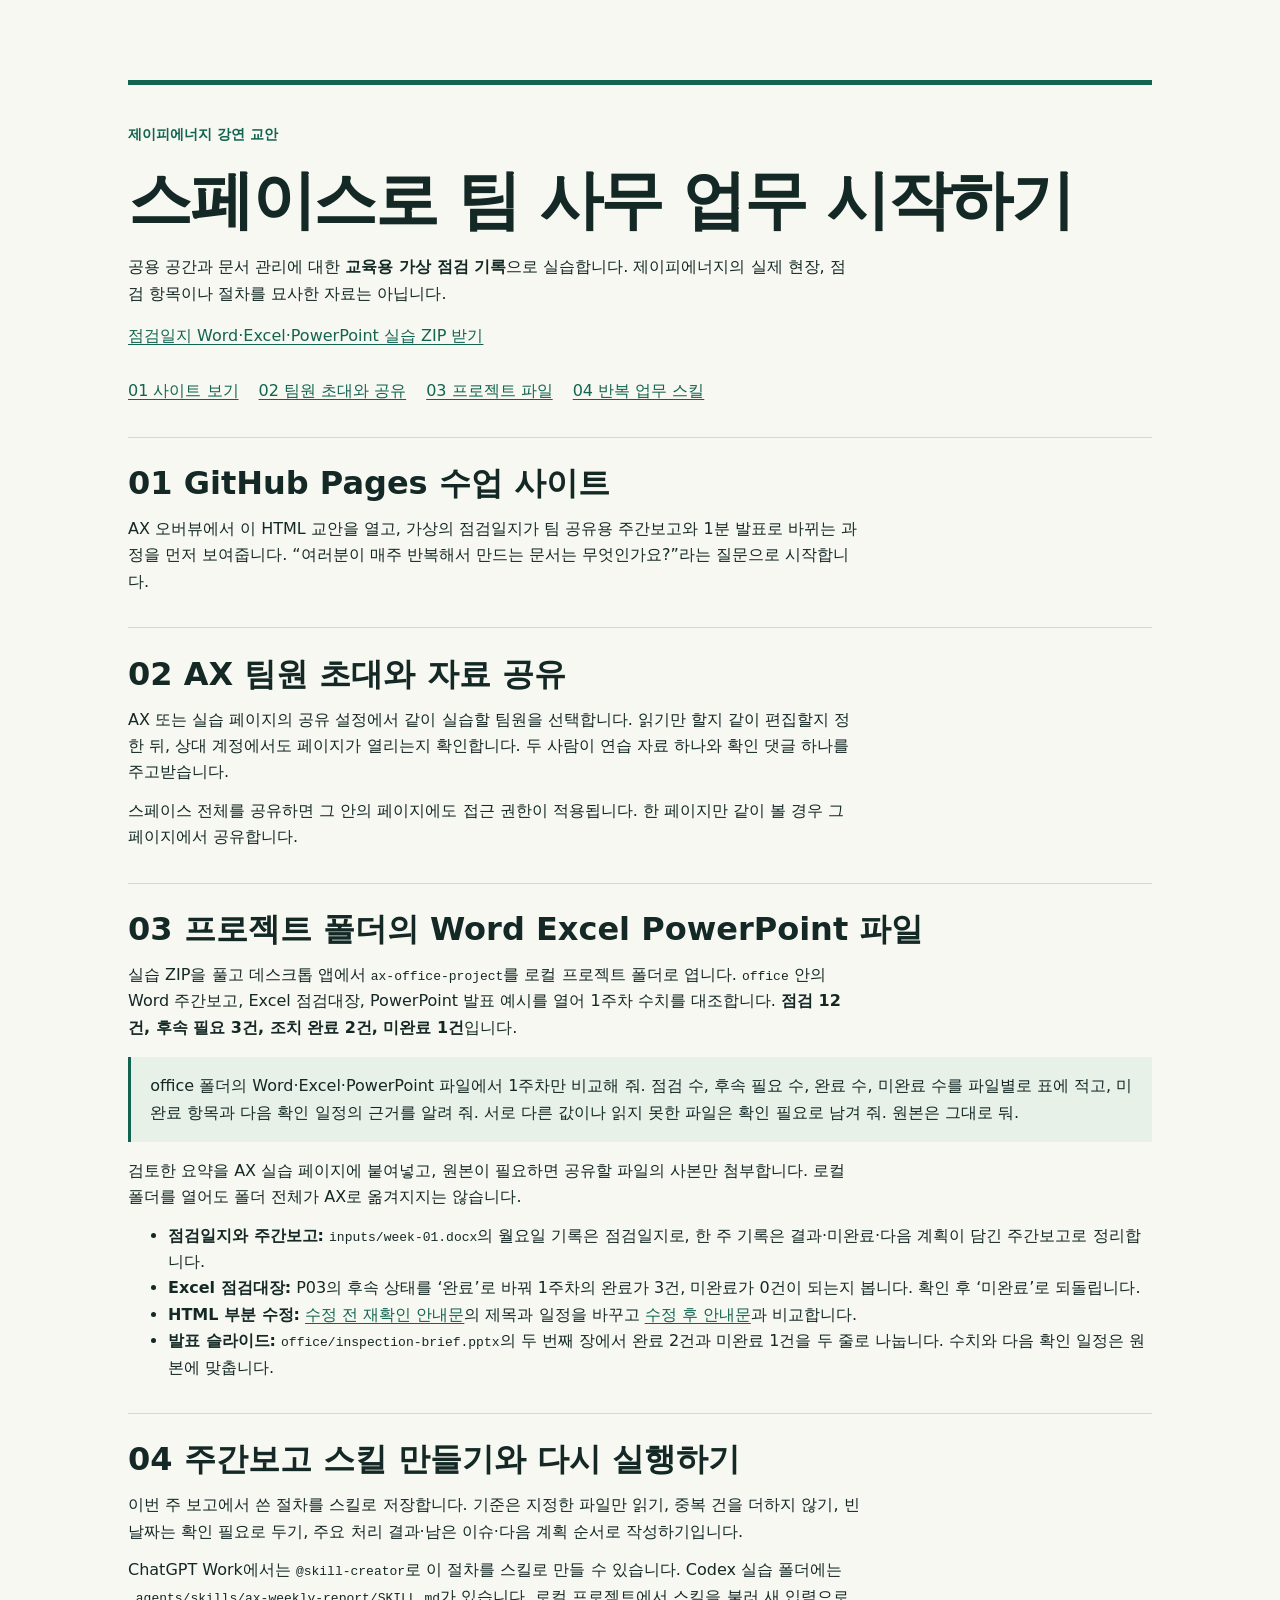
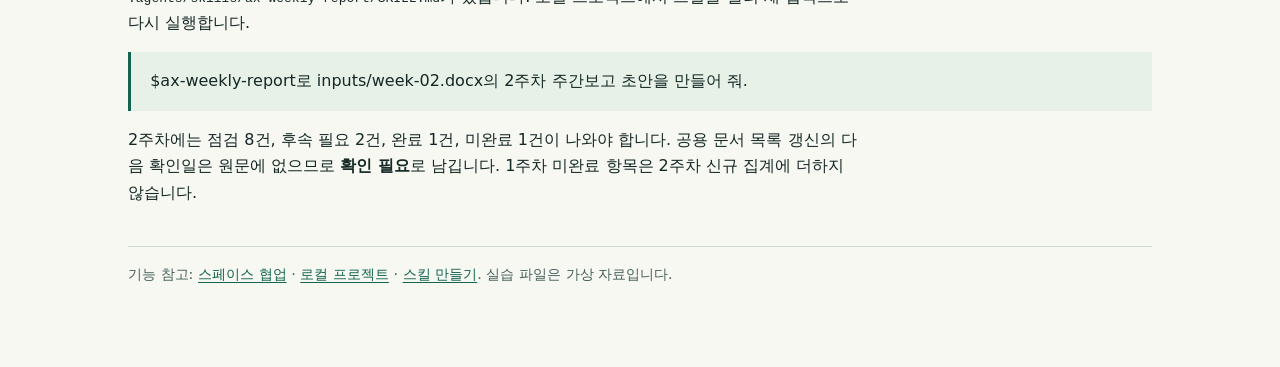
<file: ax-lesson.html>
<!doctype html>
<html lang="ko">
<head>
  <meta charset="utf-8">
  <meta name="viewport" content="width=device-width, initial-scale=1">
  <title>제이피에너지 사무 업무 실습 | ChatGPT 스페이스</title>
  <style>
    :root { color-scheme: light; --ink:#142825; --muted:#46605a; --green:#126450; --line:#cfdbd2; --paper:#f7f8f2; --tint:#e7f1e8; font-family:system-ui,sans-serif; background:var(--paper); color:var(--ink); }
    * { box-sizing:border-box; }
    body { margin:0; line-height:1.65; }
    main { width:min(calc(100% - 2rem), 64rem); margin:0 auto; padding:clamp(2rem,7vw,5rem) 0; }
    header { border-top:.35rem solid var(--green); padding-top:1.5rem; }
    h1,h2 { line-height:1.2; word-break:keep-all; }
    h1 { font-size:clamp(2.1rem,6vw,4rem); margin:.35rem 0 1rem; letter-spacing:-.035em; }
    h2 { font-size:clamp(1.4rem,4vw,2rem); margin:0 0 .85rem; }
    p { max-width:72ch; }
    .label { color:var(--green); font-weight:750; font-size:.9rem; }
    a { color:var(--green); text-underline-offset:.2em; }
    a:focus-visible { outline:2px solid var(--green); outline-offset:4px; }
    nav { display:flex; flex-wrap:wrap; gap:.5rem 1.25rem; margin:1.8rem 0; }
    section { border-top:1px solid var(--line); margin-top:2rem; padding-top:1.65rem; }
    section p,section ul { margin:.75rem 0; }
    .prompt { background:var(--tint); padding:1rem 1.2rem; margin:1rem 0; border-inline-start:.2rem solid var(--green); }
    code { overflow-wrap:anywhere; }
    footer { border-top:1px solid var(--line); margin-top:2.5rem; padding-top:1rem; color:var(--muted); font-size:.9rem; }
  </style>
</head>
<body>
<main>
  <header>
    <p class="label">제이피에너지 강연 교안</p>
    <h1>스페이스로 팀 사무 업무 시작하기</h1>
    <p>공용 공간과 문서 관리에 대한 <strong>교육용 가상 점검 기록</strong>으로 실습합니다. 제이피에너지의 실제 현장, 점검 항목이나 절차를 묘사한 자료는 아닙니다.</p>
    <p><a href="downloads/ax-office-project.zip?v=inspection" download>점검일지 Word·Excel·PowerPoint 실습 ZIP 받기</a></p>
  </header>
  <nav aria-label="실습 순서"><a href="#site">01 사이트 보기</a><a href="#share">02 팀원 초대와 공유</a><a href="#files">03 프로젝트 파일</a><a href="#skill">04 반복 업무 스킬</a></nav>
  <section id="site">
    <h2>01 GitHub Pages 수업 사이트</h2>
    <p>AX 오버뷰에서 이 HTML 교안을 열고, 가상의 점검일지가 팀 공유용 주간보고와 1분 발표로 바뀌는 과정을 먼저 보여줍니다. “여러분이 매주 반복해서 만드는 문서는 무엇인가요?”라는 질문으로 시작합니다.</p>
  </section>
  <section id="share">
    <h2>02 AX 팀원 초대와 자료 공유</h2>
    <p>AX 또는 실습 페이지의 공유 설정에서 같이 실습할 팀원을 선택합니다. 읽기만 할지 같이 편집할지 정한 뒤, 상대 계정에서도 페이지가 열리는지 확인합니다. 두 사람이 연습 자료 하나와 확인 댓글 하나를 주고받습니다.</p>
    <p>스페이스 전체를 공유하면 그 안의 페이지에도 접근 권한이 적용됩니다. 한 페이지만 같이 볼 경우 그 페이지에서 공유합니다.</p>
  </section>
  <section id="files">
    <h2>03 프로젝트 폴더의 Word Excel PowerPoint 파일</h2>
    <p>실습 ZIP을 풀고 데스크톱 앱에서 <code>ax-office-project</code>를 로컬 프로젝트 폴더로 엽니다. <code>office</code> 안의 Word 주간보고, Excel 점검대장, PowerPoint 발표 예시를 열어 1주차 수치를 대조합니다. <strong>점검 12건, 후속 필요 3건, 조치 완료 2건, 미완료 1건</strong>입니다.</p>
    <blockquote class="prompt">office 폴더의 Word·Excel·PowerPoint 파일에서 1주차만 비교해 줘. 점검 수, 후속 필요 수, 완료 수, 미완료 수를 파일별로 표에 적고, 미완료 항목과 다음 확인 일정의 근거를 알려 줘. 서로 다른 값이나 읽지 못한 파일은 확인 필요로 남겨 줘. 원본은 그대로 둬.</blockquote>
    <p>검토한 요약을 AX 실습 페이지에 붙여넣고, 원본이 필요하면 공유할 파일의 사본만 첨부합니다. 로컬 폴더를 열어도 폴더 전체가 AX로 옮겨지지는 않습니다.</p>
    <ul>
      <li><b>점검일지와 주간보고:</b> <code>inputs/week-01.docx</code>의 월요일 기록은 점검일지로, 한 주 기록은 결과·미완료·다음 계획이 담긴 주간보고로 정리합니다.</li>
      <li><b>Excel 점검대장:</b> P03의 후속 상태를 ‘완료’로 바꿔 1주차의 완료가 3건, 미완료가 0건이 되는지 봅니다. 확인 후 ‘미완료’로 되돌립니다.</li>
      <li><b>HTML 부분 수정:</b> <a href="examples/ax-notice-before.html?v=inspection">수정 전 재확인 안내문</a>의 제목과 일정을 바꾸고 <a href="examples/ax-notice-after.html?v=inspection">수정 후 안내문</a>과 비교합니다.</li>
      <li><b>발표 슬라이드:</b> <code>office/inspection-brief.pptx</code>의 두 번째 장에서 완료 2건과 미완료 1건을 두 줄로 나눕니다. 수치와 다음 확인 일정은 원본에 맞춥니다.</li>
    </ul>
  </section>
  <section id="skill">
    <h2>04 주간보고 스킬 만들기와 다시 실행하기</h2>
    <p>이번 주 보고에서 쓴 절차를 스킬로 저장합니다. 기준은 지정한 파일만 읽기, 중복 건을 더하지 않기, 빈 날짜는 확인 필요로 두기, 주요 처리 결과·남은 이슈·다음 계획 순서로 작성하기입니다.</p>
    <p>ChatGPT Work에서는 <code>@skill-creator</code>로 이 절차를 스킬로 만들 수 있습니다. Codex 실습 폴더에는 <code>.agents/skills/ax-weekly-report/SKILL.md</code>가 있습니다. 로컬 프로젝트에서 스킬을 불러 새 입력으로 다시 실행합니다.</p>
    <blockquote class="prompt">$ax-weekly-report로 inputs/week-02.docx의 2주차 주간보고 초안을 만들어 줘.</blockquote>
    <p>2주차에는 점검 8건, 후속 필요 2건, 완료 1건, 미완료 1건이 나와야 합니다. 공용 문서 목록 갱신의 다음 확인일은 원문에 없으므로 <strong>확인 필요</strong>로 남깁니다. 1주차 미완료 항목은 2주차 신규 집계에 더하지 않습니다.</p>
  </section>
  <footer>기능 참고: <a href="https://learn.chatgpt.com/docs/space/collaboration">스페이스 협업</a> · <a href="https://learn.chatgpt.com/docs/projects?surface=app">로컬 프로젝트</a> · <a href="https://learn.chatgpt.com/docs/build-skills">스킬 만들기</a>. 실습 파일은 가상 자료입니다.</footer>
</main>
</body>
</html>
</file>
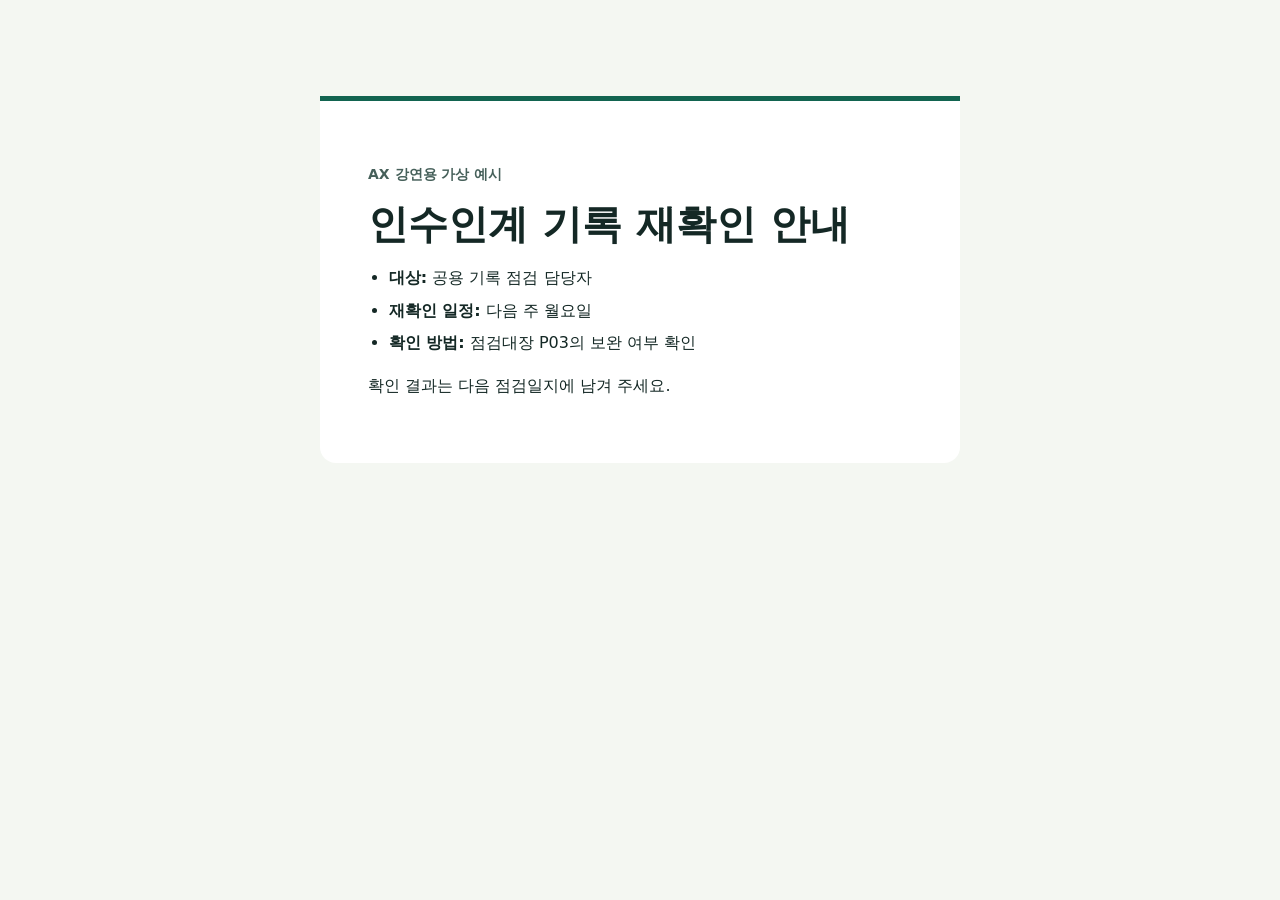
<file: examples/ax-notice-after.html>
<!doctype html>
<html lang="ko">
<head>
  <meta charset="utf-8">
  <meta name="viewport" content="width=device-width, initial-scale=1">
  <title>인수인계 기록 재확인 안내</title>
  <style>
    :root { color-scheme: light; font-family: system-ui, sans-serif; color: #142825; background: #f4f7f2; }
    body { margin: 0; }
    main { box-sizing: border-box; width: min(calc(100% - 2rem), 40rem); margin: clamp(2rem, 9vw, 6rem) auto; padding: clamp(1.4rem, 5vw, 3rem); background: #fff; border-top: .35rem solid #126450; border-radius: 0 0 1rem 1rem; }
    .label { color: #46605a; font-size: .875rem; font-weight: 700; }
    h1 { margin: .5rem 0 1rem; font-size: clamp(1.7rem, 5.5vw, 2.5rem); line-height: 1.22; word-break: keep-all; }
    p, li { line-height: 1.65; }
    ul { padding-inline-start: 1.3rem; }
    li + li { margin-top: .4rem; }
  </style>
</head>
<body>
  <main>
    <p class="label">AX 강연용 가상 예시</p>
    <h1>인수인계 기록 재확인 안내</h1>
    <ul>
      <li><strong>대상:</strong> 공용 기록 점검 담당자</li>
      <li><strong>재확인 일정:</strong> 다음 주 월요일</li>
      <li><strong>확인 방법:</strong> 점검대장 P03의 보완 여부 확인</li>
    </ul>
    <p>확인 결과는 다음 점검일지에 남겨 주세요.</p>
  </main>
</body>
</html>
</file>
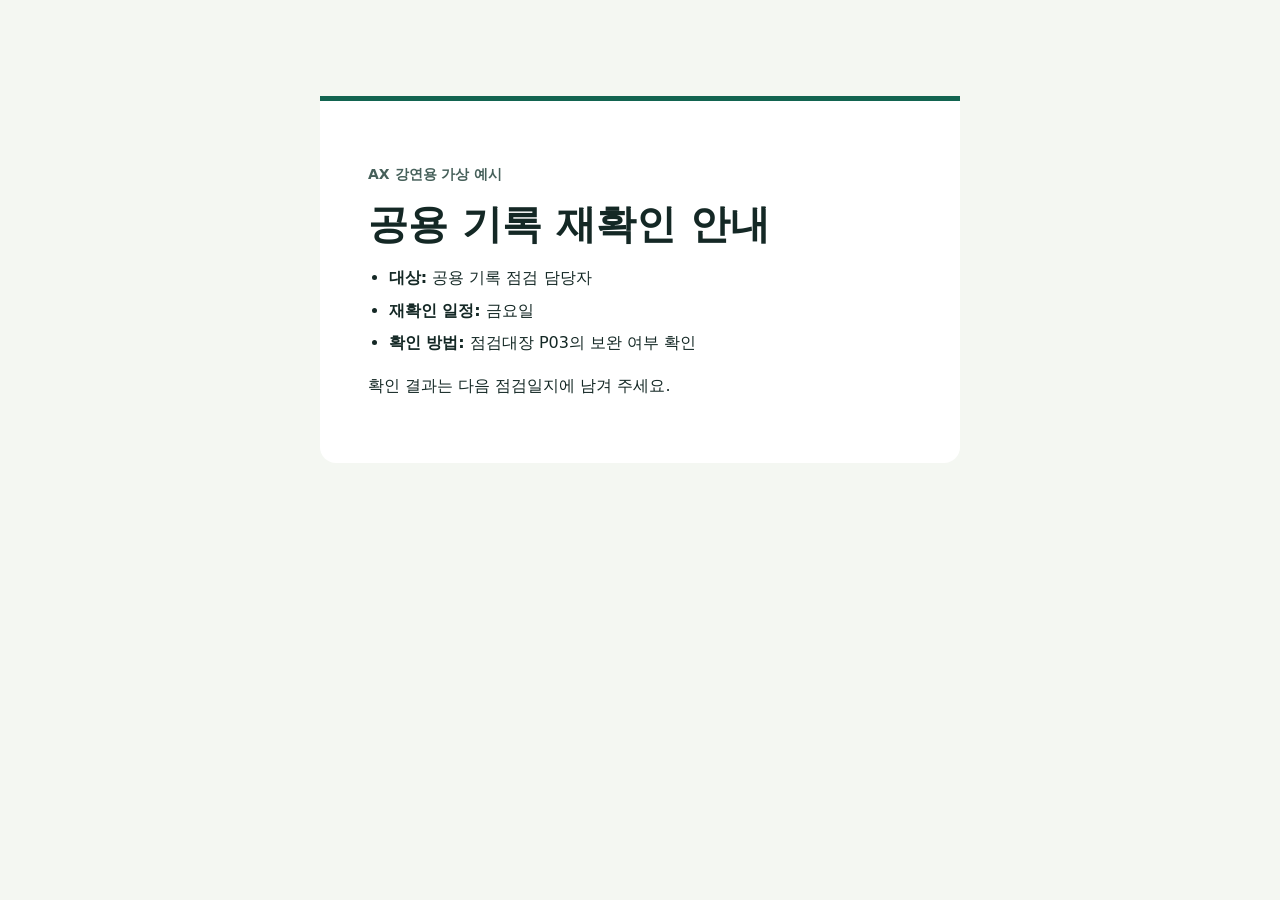
<file: examples/ax-notice-before.html>
<!doctype html>
<html lang="ko">
<head>
  <meta charset="utf-8">
  <meta name="viewport" content="width=device-width, initial-scale=1">
  <title>공용 기록 재확인 안내</title>
  <style>
    :root { color-scheme: light; font-family: system-ui, sans-serif; color: #142825; background: #f4f7f2; }
    body { margin: 0; }
    main { box-sizing: border-box; width: min(calc(100% - 2rem), 40rem); margin: clamp(2rem, 9vw, 6rem) auto; padding: clamp(1.4rem, 5vw, 3rem); background: #fff; border-top: .35rem solid #126450; border-radius: 0 0 1rem 1rem; }
    .label { color: #46605a; font-size: .875rem; font-weight: 700; }
    h1 { margin: .5rem 0 1rem; font-size: clamp(1.7rem, 5.5vw, 2.5rem); line-height: 1.22; word-break: keep-all; }
    p, li { line-height: 1.65; }
    ul { padding-inline-start: 1.3rem; }
    li + li { margin-top: .4rem; }
  </style>
</head>
<body>
  <main>
    <p class="label">AX 강연용 가상 예시</p>
    <h1>공용 기록 재확인 안내</h1>
    <ul>
      <li><strong>대상:</strong> 공용 기록 점검 담당자</li>
      <li><strong>재확인 일정:</strong> 금요일</li>
      <li><strong>확인 방법:</strong> 점검대장 P03의 보완 여부 확인</li>
    </ul>
    <p>확인 결과는 다음 점검일지에 남겨 주세요.</p>
  </main>
</body>
</html>
</file>
